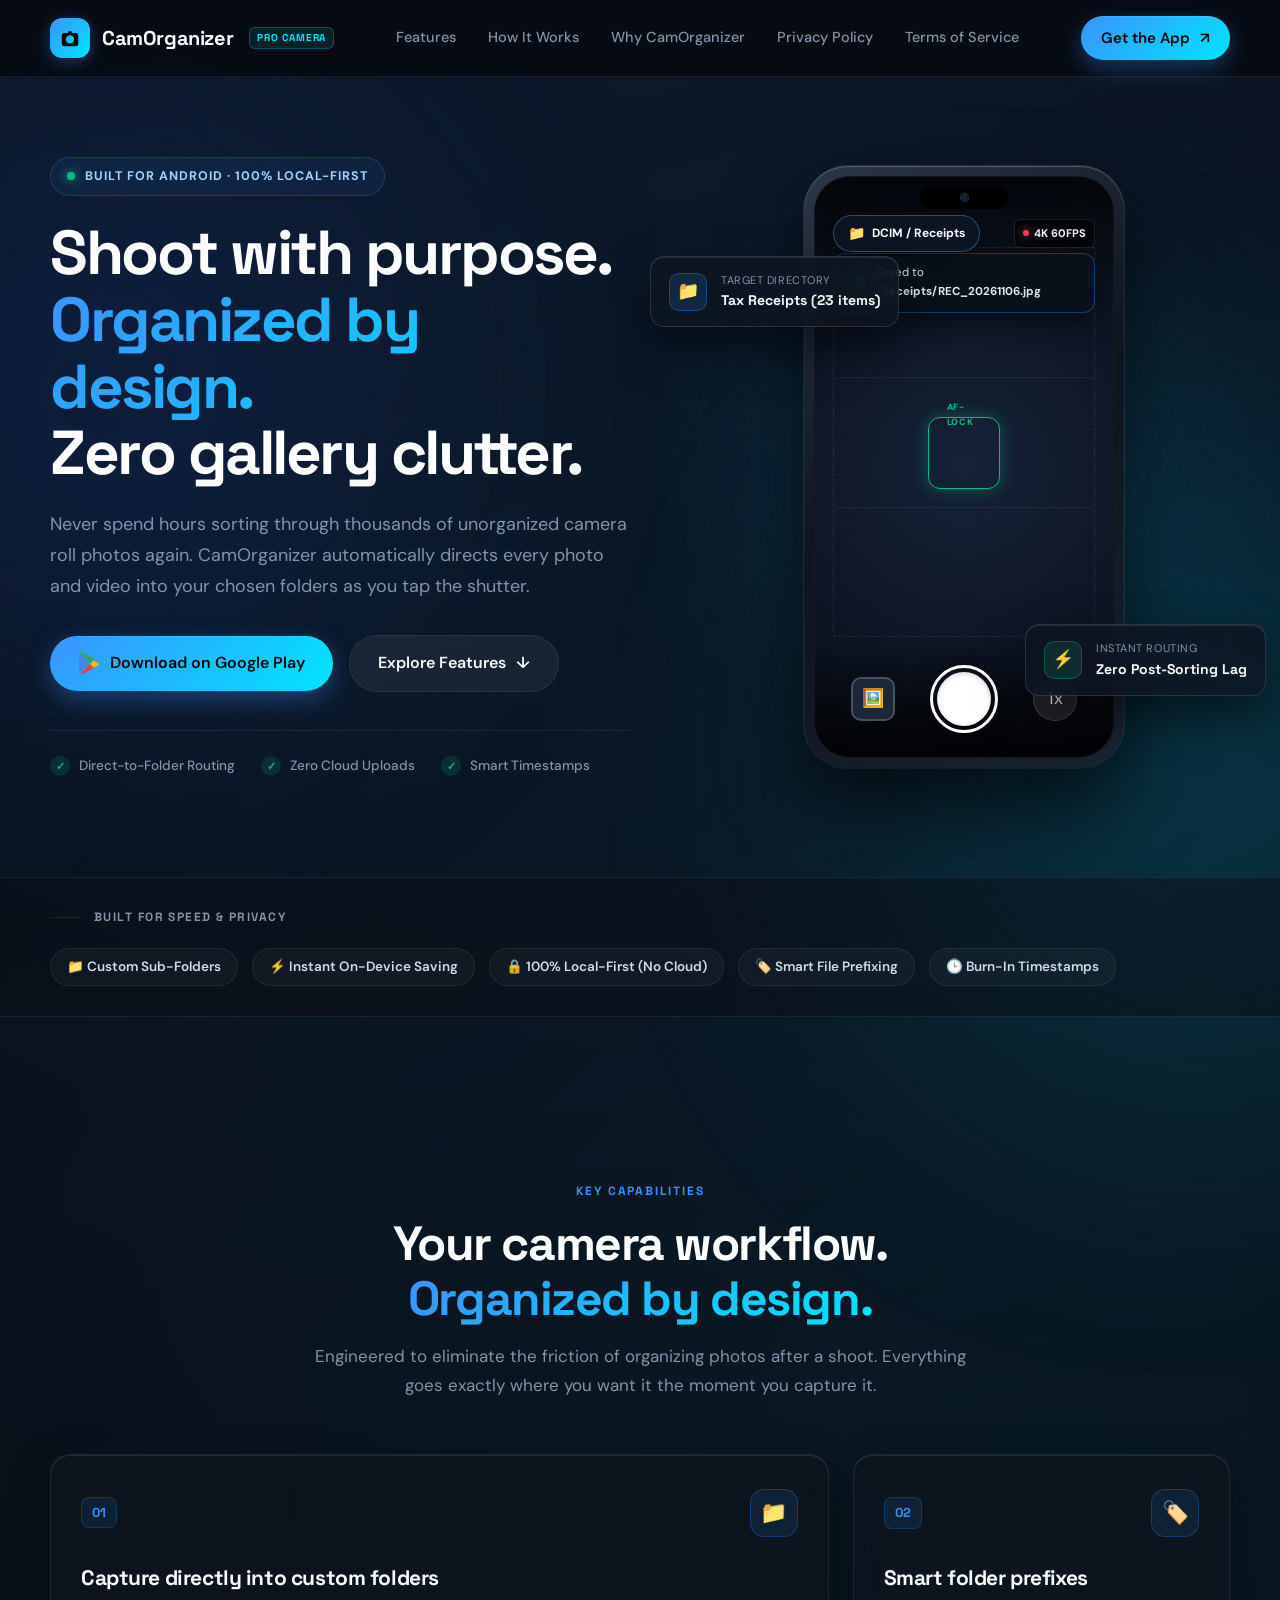
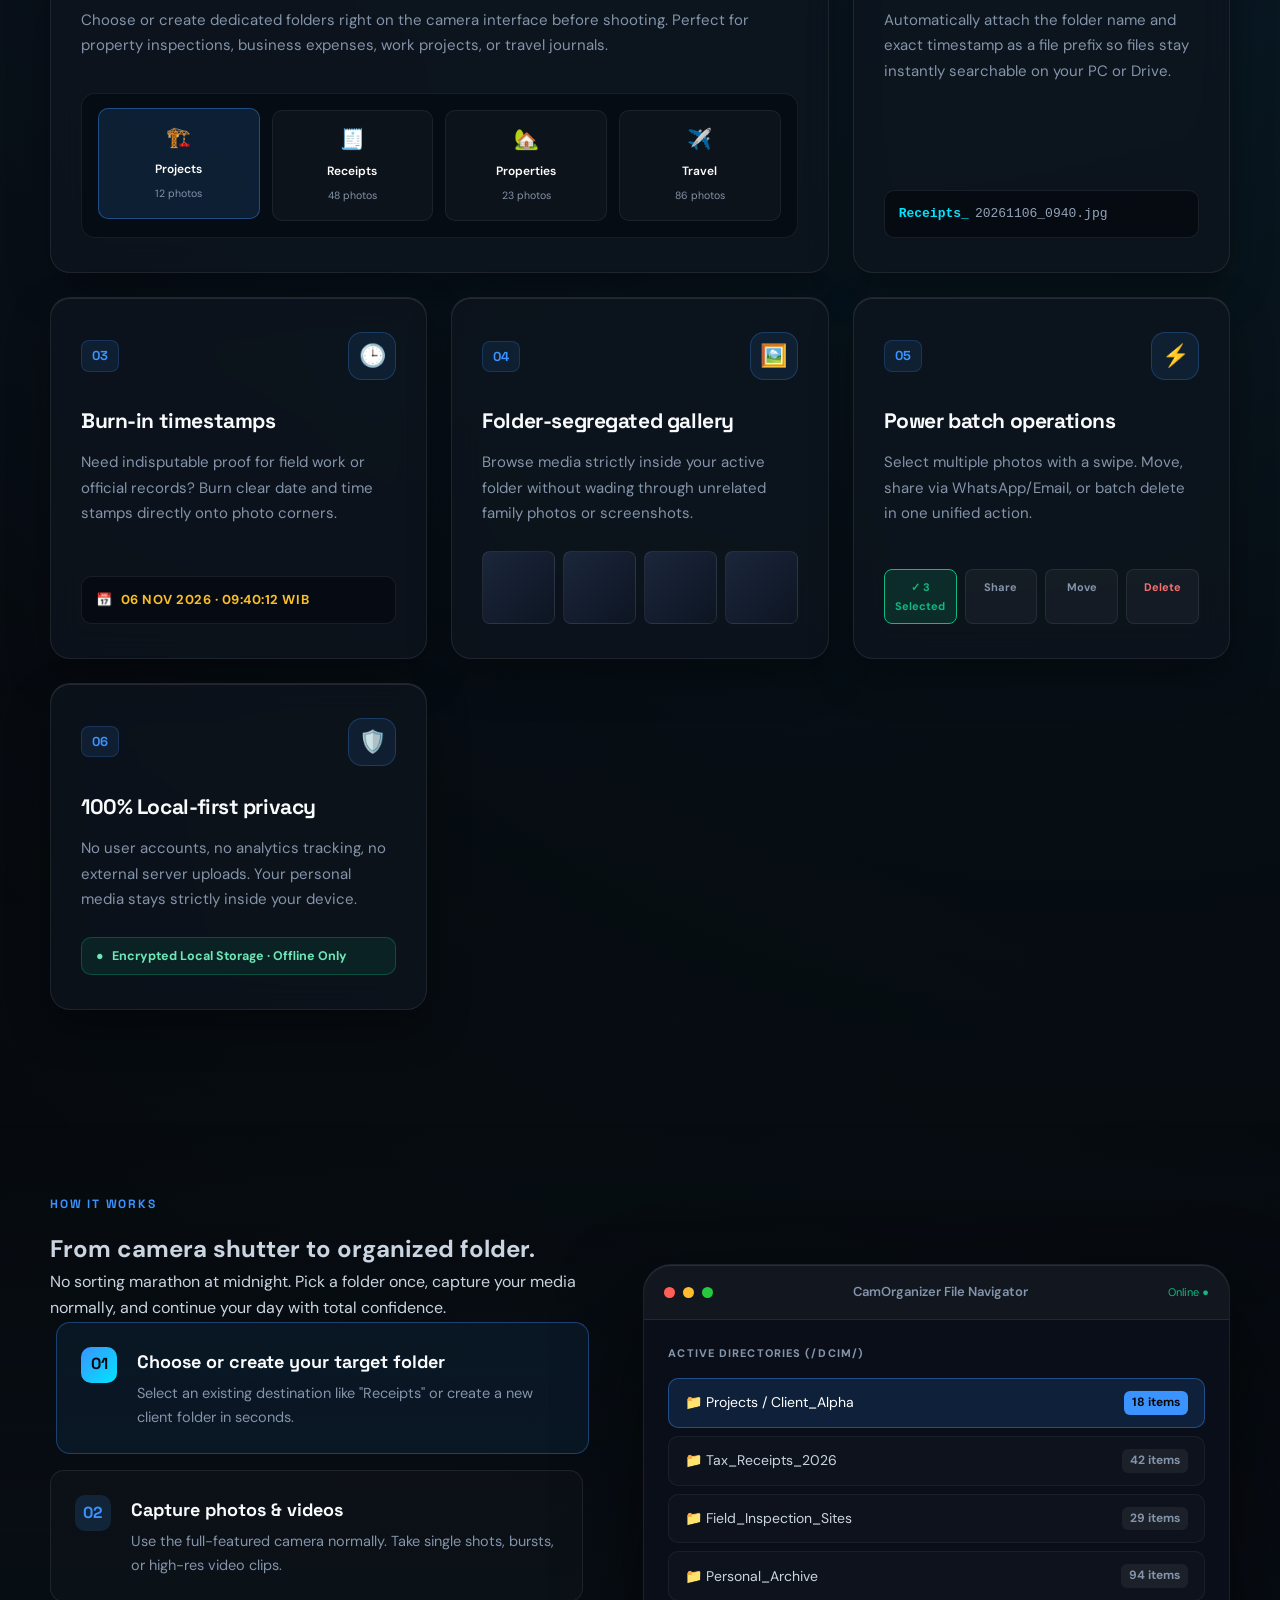
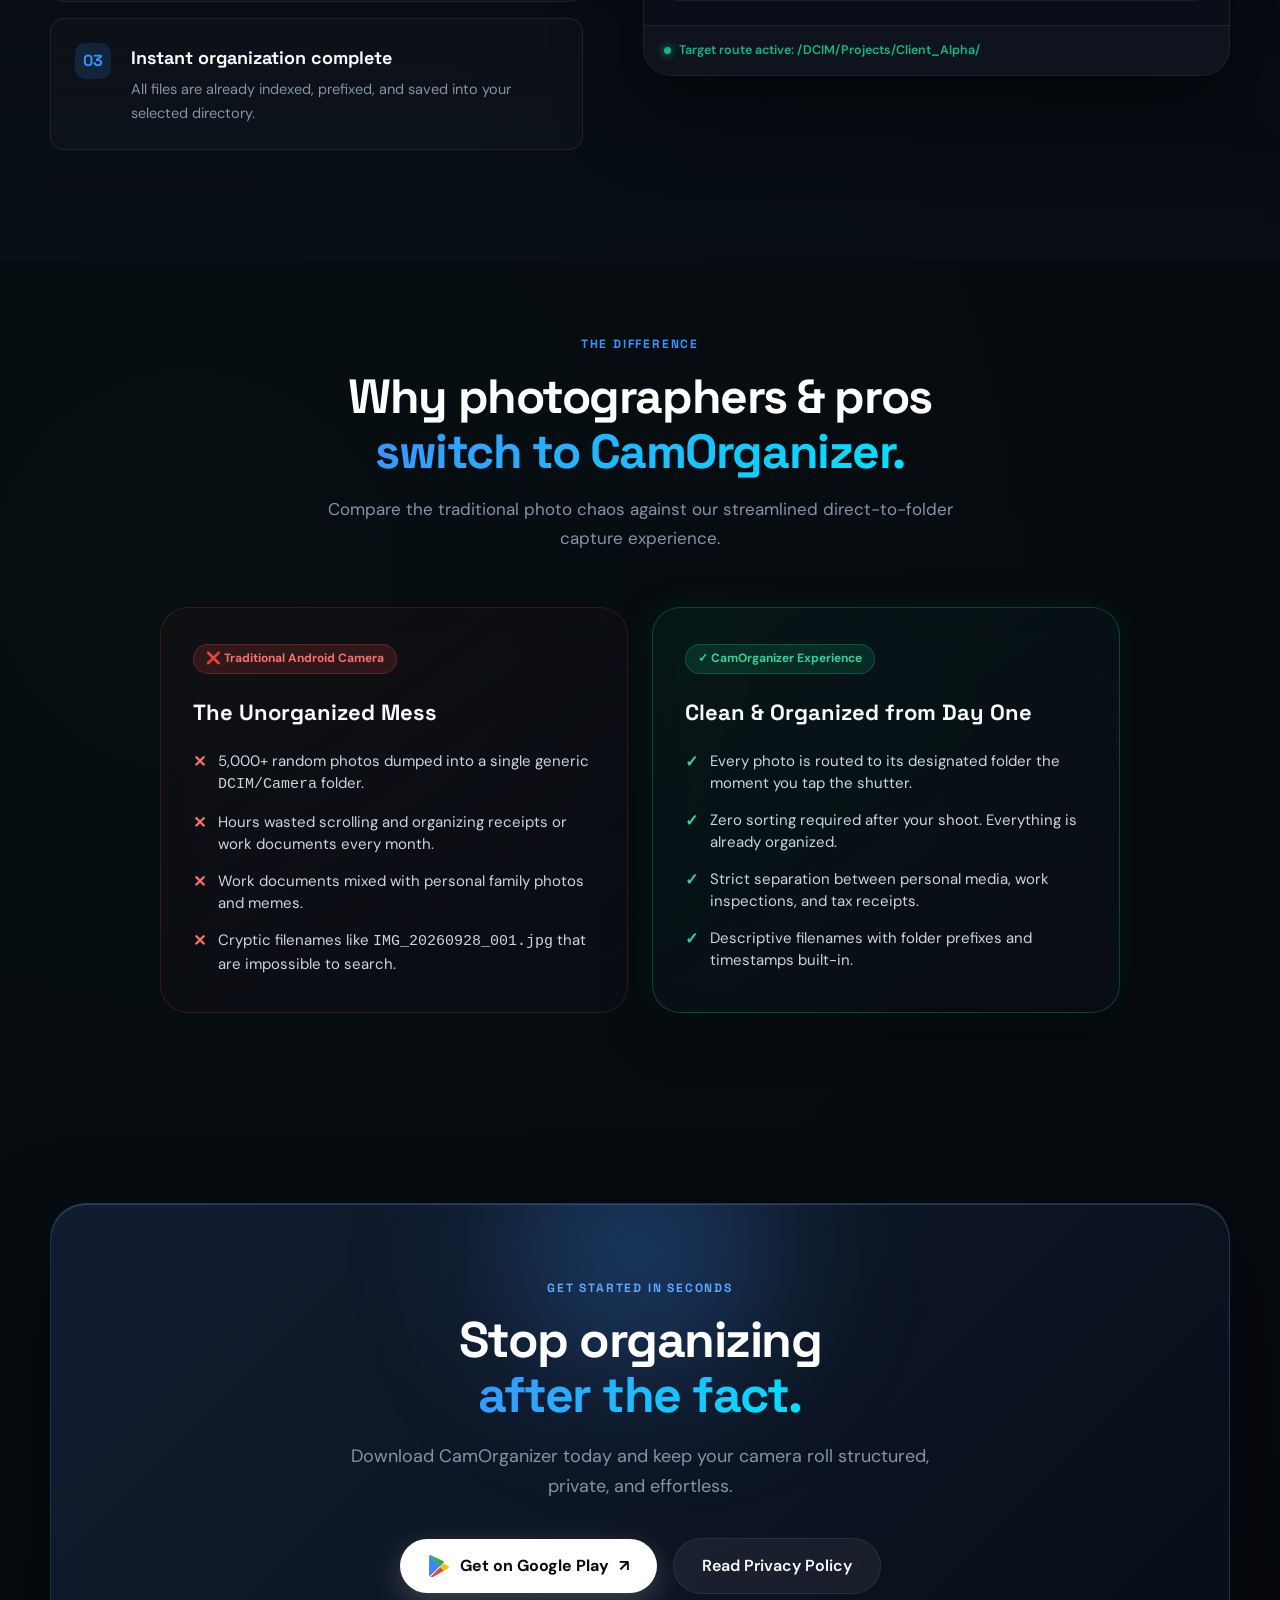
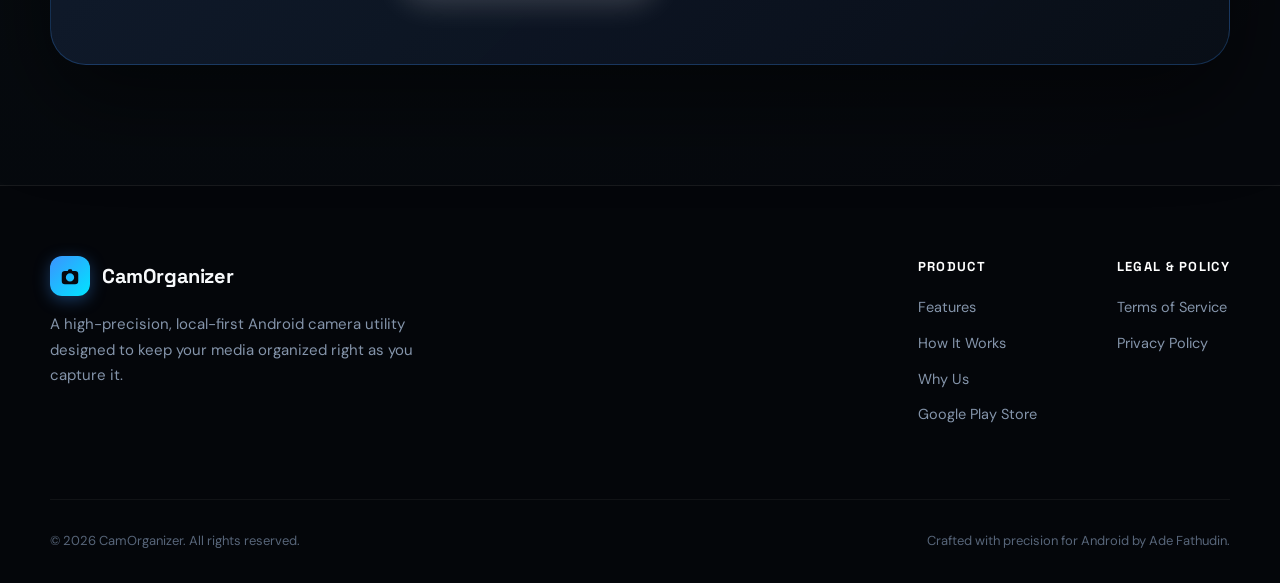
<file: camorganizer/index.html>
<!DOCTYPE html>
<html lang="en">

<head>
    <meta charset="UTF-8">
    <meta name="viewport" content="width=device-width, initial-scale=1.0">

    <meta name="description"
        content="CamOrganizer is a smart Android camera app that lets you organize photos and videos directly into custom folders while you capture them. Local-first, private, and zero clutter.">
    <meta name="theme-color" content="#06080d">

    <title>CamOrganizer — Shoot with Purpose. Organized by Design.</title>

    <link rel="preconnect" href="https://fonts.googleapis.com">
    <link rel="preconnect" href="https://fonts.gstatic.com" crossorigin>
    <link
        href="https://fonts.googleapis.com/css2?family=DM+Sans:wght@400;500;600;700&family=Space+Grotesk:wght@500;600;700&display=swap"
        rel="stylesheet">

    <link rel="stylesheet" href="style.css">
</head>

<body>

    <!-- Ambient Lighting Glows -->
    <div class="ambient ambient-1" aria-hidden="true"></div>
    <div class="ambient ambient-2" aria-hidden="true"></div>

    <!-- Navigation Bar -->
    <header class="navbar">
        <div class="container nav-container">

            <a href="index.html" class="brand" aria-label="CamOrganizer Home">
                <span class="brand-mark">
                    <svg viewBox="0 0 24 24" aria-hidden="true">
                        <path
                            d="M7.5 6.5h2l1.1-2h3l1.1 2h2.8A3.5 3.5 0 0 1 21 10v7.5a3.5 3.5 0 0 1-3.5 3.5h-11A3.5 3.5 0 0 1 3 17.5V10a3.5 3.5 0 0 1 3.5-3.5ZM12 9a4.5 4.5 0 1 0 0 9 4.5 4.5 0 0 0 0-9Z" />
                    </svg>
                </span>
                <span>CamOrganizer</span>
                <span class="brand-badge">Pro Camera</span>
            </a>

            <nav class="nav-links">
                <a href="#features">Features</a>
                <a href="#how-it-works">How It Works</a>
                <a href="#comparison">Why CamOrganizer</a>
                <a href="privacy-policy.html">Privacy Policy</a>
                <a href="terms-of-service.html">Terms of Service</a>
            </nav>

            <a href="https://play.google.com/store/apps/details?id=com.adefathudin.camorganizer"
                class="btn btn-primary nav-cta" target="_blank" rel="noopener">
                <span>Get the App</span>
                <span>↗</span>
            </a>

            <button class="mobile-menu" type="button" aria-label="Toggle navigation menu" aria-expanded="false">
                <span></span>
                <span></span>
            </button>

        </div>
    </header>

    <main>

        <!-- Hero Section -->
        <section class="hero">
            <div class="container hero-grid">

                <div class="hero-copy">

                    <div class="eyebrow">
                        <span class="status-dot"></span>
                        Built for Android · 100% Local-First
                    </div>

                    <h1>
                        Shoot with purpose.
                        <span class="gradient-text">Organized by design.</span>
                        Zero gallery clutter.
                    </h1>

                    <p class="hero-description">
                        Never spend hours sorting through thousands of unorganized camera roll photos again. CamOrganizer automatically directs every photo and video into your chosen folders as you tap the shutter.
                    </p>

                    <div class="hero-actions">

                        <a href="https://play.google.com/store/apps/details?id=com.adefathudin.camorganizer"
                            class="btn btn-primary btn-large" target="_blank" rel="noopener">
                            <svg class="play-icon" viewBox="0 0 512 512" width="22" height="22" aria-hidden="true">
                                <path fill="#4285F4" d="M32.5 12.3c-4.9 5.3-7.5 12.9-7.5 22.3v442.8c0 9.4 2.6 17 7.5 22.3l1.8 1.8 248.3-248.3v-5.8L34.3 10.5l-1.8 1.8z"/>
                                <path fill="#FBBC04" d="M365.1 369.8l-82.5-82.5v-6.6l82.5-82.5 2 1.1 97.8 55.6c27.9 15.9 27.9 41.8 0 57.7l-97.8 55.6-2 1.1z"/>
                                <path fill="#EA4335" d="M367.1 368.7L282.6 284 32.5 534.1c9.2 9.8 24.4 11 41.6 1.3l293-166.7z"/>
                                <path fill="#34A853" d="M367.1 143.3L74.1 9.6C56.9-.1 41.7 1.1 32.5 10.9L282.6 261l84.5-84.7v-33z"/>
                            </svg>
                            <span>Download on Google Play</span>
                        </a>

                        <a href="#features" class="btn btn-secondary btn-large">
                            Explore Features
                            <span>↓</span>
                        </a>

                    </div>

                    <div class="hero-meta">
                        <div class="meta-item">
                            <span class="meta-icon">✓</span>
                            <span>Direct-to-Folder Routing</span>
                        </div>

                        <div class="meta-item">
                            <span class="meta-icon">✓</span>
                            <span>Zero Cloud Uploads</span>
                        </div>

                        <div class="meta-item">
                            <span class="meta-icon">✓</span>
                            <span>Smart Timestamps</span>
                        </div>
                    </div>

                </div>

                <!-- Pro Camera Smartphone Visual Simulator -->
                <div class="hero-visual">

                    <div class="visual-glow"></div>

                    <div class="phone">

                        <div class="phone-frame">

                            <div class="phone-notch">
                                <div class="notch-camera"></div>
                            </div>

                            <div class="camera-screen">

                                <!-- Viewfinder Rule of Thirds Grid -->
                                <div class="viewfinder-grid" aria-hidden="true"></div>

                                <!-- HUD Top Controls -->
                                <div class="camera-top">
                                    <div class="camera-pill">
                                        <span class="folder-symbol">📁</span>
                                        <span>DCIM / Receipts</span>
                                    </div>

                                    <div class="camera-badge-rec">
                                        <span class="rec-dot"></span>
                                        <span>4K 60FPS</span>
                                    </div>
                                </div>

                                <!-- Dynamic Toast Notification -->
                                <div class="capture-toast">
                                    <span class="toast-check">✓</span>
                                    <span>Saved to <strong>/Receipts/REC_20261106.jpg</strong></span>
                                </div>

                                <!-- Viewfinder Center Focus Target -->
                                <div class="camera-center">
                                    <div class="focus-ring"></div>
                                </div>

                                <!-- HUD Bottom Shutter Bar -->
                                <div class="camera-bottom">

                                    <div class="camera-gallery-thumb" title="Recent media">
                                        <span>🖼️</span>
                                    </div>

                                    <button class="shutter-btn" id="demo-shutter" aria-label="Camera Shutter Button">
                                        <div class="shutter-inner"></div>
                                    </button>

                                    <div class="camera-switch-btn" title="Switch lens">
                                        <span>1x</span>
                                    </div>

                                </div>

                            </div>

                        </div>

                    </div>

                    <!-- Floating Contextual Cards -->
                    <div class="float-card folder-card">
                        <div class="float-icon blue">📁</div>
                        <div>
                            <span>Target Directory</span>
                            <strong>Tax Receipts (23 items)</strong>
                        </div>
                    </div>

                    <div class="float-card saved-card">
                        <div class="float-icon blue" style="background: rgba(16, 185, 129, 0.15); color: #10b981; border-color: rgba(16, 185, 129, 0.3);">⚡</div>
                        <div>
                            <span>Instant Routing</span>
                            <strong>Zero Post-Sorting Lag</strong>
                        </div>
                    </div>

                </div>

            </div>
        </section>


        <!-- Trust Proof & Architecture Strip -->
        <section class="trust-strip">
            <div class="container trust-inner">

                <div class="trust-label">
                    <span class="line"></span>
                    BUILT FOR SPEED &amp; PRIVACY
                </div>

                <div class="trust-items">
                    <span class="trust-badge">📁 Custom Sub-Folders</span>
                    <span class="trust-badge">⚡ Instant On-Device Saving</span>
                    <span class="trust-badge">🔒 100% Local-First (No Cloud)</span>
                    <span class="trust-badge">🏷️ Smart File Prefixing</span>
                    <span class="trust-badge">🕒 Burn-In Timestamps</span>
                </div>

            </div>
        </section>


        <!-- Features Bento Grid -->
        <section id="features" class="section">

            <div class="container">

                <div class="section-heading">
                    <div class="section-label">KEY CAPABILITIES</div>

                    <h2>
                        Your camera workflow.
                        <span>Organized by design.</span>
                    </h2>

                    <p>
                        Engineered to eliminate the friction of organizing photos after a shoot. Everything goes exactly where you want it the moment you capture it.
                    </p>
                </div>

                <div class="features-grid">

                    <!-- Bento Item 1 (Wide 2-col): Folder Routing -->
                    <article class="feature-card feature-large">
                        <div>
                            <div class="feature-top">
                                <span class="feature-number">01</span>
                                <div class="feature-icon-wrap">📁</div>
                            </div>

                            <h3>Capture directly into custom folders</h3>
                            <p>
                                Choose or create dedicated folders right on the camera interface before shooting. Perfect for property inspections, business expenses, work projects, or travel journals.
                            </p>
                        </div>

                        <!-- Interactive Folder Dock Preview -->
                        <div class="folder-dock-preview">
                            <div class="dock-item active">
                                <div class="dock-icon">🏗️</div>
                                <span class="dock-name">Projects</span>
                                <span class="dock-count">12 photos</span>
                            </div>
                            <div class="dock-item">
                                <div class="dock-icon">🧾</div>
                                <span class="dock-name">Receipts</span>
                                <span class="dock-count">48 photos</span>
                            </div>
                            <div class="dock-item">
                                <div class="dock-icon">🏡</div>
                                <span class="dock-name">Properties</span>
                                <span class="dock-count">23 photos</span>
                            </div>
                            <div class="dock-item">
                                <div class="dock-icon">✈️</div>
                                <span class="dock-name">Travel</span>
                                <span class="dock-count">86 photos</span>
                            </div>
                        </div>
                    </article>


                    <!-- Bento Item 2: Smart Filenames -->
                    <article class="feature-card">
                        <div>
                            <div class="feature-top">
                                <span class="feature-number">02</span>
                                <div class="feature-icon-wrap">🏷️</div>
                            </div>

                            <h3>Smart folder prefixes</h3>
                            <p>
                                Automatically attach the folder name and exact timestamp as a file prefix so files stay instantly searchable on your PC or Drive.
                            </p>
                        </div>

                        <div class="filename-preview">
                            <span class="filename-prefix">Receipts_</span>20261106_0940.jpg
                        </div>
                    </article>


                    <!-- Bento Item 3: Timestamp & Watermarks -->
                    <article class="feature-card">
                        <div>
                            <div class="feature-top">
                                <span class="feature-number">03</span>
                                <div class="feature-icon-wrap">🕒</div>
                            </div>

                            <h3>Burn-in timestamps</h3>
                            <p>
                                Need indisputable proof for field work or official records? Burn clear date and time stamps directly onto photo corners.
                            </p>
                        </div>

                        <div class="timestamp-preview">
                            <span>📅</span> 06 NOV 2026 · 09:40:12 WIB
                        </div>
                    </article>


                    <!-- Bento Item 4: Built-in Gallery -->
                    <article class="feature-card">
                        <div>
                            <div class="feature-top">
                                <span class="feature-number">04</span>
                                <div class="feature-icon-wrap">🖼️</div>
                            </div>

                            <h3>Folder-segregated gallery</h3>
                            <p>
                                Browse media strictly inside your active folder without wading through unrelated family photos or screenshots.
                            </p>
                        </div>

                        <div class="gallery-preview">
                            <span></span>
                            <span></span>
                            <span></span>
                            <span></span>
                        </div>
                    </article>


                    <!-- Bento Item 5: Batch Operations -->
                    <article class="feature-card">
                        <div>
                            <div class="feature-top">
                                <span class="feature-number">05</span>
                                <div class="feature-icon-wrap">⚡</div>
                            </div>

                            <h3>Power batch operations</h3>
                            <p>
                                Select multiple photos with a swipe. Move, share via WhatsApp/Email, or batch delete in one unified action.
                            </p>
                        </div>

                        <div class="selection-preview">
                            <div class="selection-chip selected">✓ 3 Selected</div>
                            <div class="selection-chip">Share</div>
                            <div class="selection-chip">Move</div>
                            <div class="selection-chip" style="color: #f87171;">Delete</div>
                        </div>
                    </article>


                    <!-- Bento Item 6: Absolute Local Privacy -->
                    <article class="feature-card">
                        <div>
                            <div class="feature-top">
                                <span class="feature-number">06</span>
                                <div class="feature-icon-wrap">🛡️</div>
                            </div>

                            <h3>100% Local-first privacy</h3>
                            <p>
                                No user accounts, no analytics tracking, no external server uploads. Your personal media stays strictly inside your device.
                            </p>
                        </div>

                        <div class="privacy-badge-box">
                            <span>●</span> Encrypted Local Storage · Offline Only
                        </div>
                    </article>

                </div>

            </div>

        </section>


        <!-- How it works (Interactive Step Workflow) -->
        <section id="how-it-works" class="section workflow-section">

            <div class="container">

                <div class="workflow-grid">

                    <div class="workflow-copy">

                        <div class="section-label">HOW IT WORKS</div>

                        <h2>
                            From camera shutter to
                            <span>organized folder.</span>
                        </h2>

                        <p>
                            No sorting marathon at midnight. Pick a folder once, capture your media normally, and continue your day with total confidence.
                        </p>

                        <div class="steps-list">

                            <div class="step-card active" data-step="1">
                                <div class="step-number">01</div>
                                <div class="step-content">
                                    <h3>Choose or create your target folder</h3>
                                    <p>Select an existing destination like "Receipts" or create a new client folder in seconds.</p>
                                </div>
                            </div>

                            <div class="step-card" data-step="2">
                                <div class="step-number">02</div>
                                <div class="step-content">
                                    <h3>Capture photos &amp; videos</h3>
                                    <p>Use the full-featured camera normally. Take single shots, bursts, or high-res video clips.</p>
                                </div>
                            </div>

                            <div class="step-card" data-step="3">
                                <div class="step-number">03</div>
                                <div class="step-content">
                                    <h3>Instant organization complete</h3>
                                    <p>All files are already indexed, prefixed, and saved into your selected directory.</p>
                                </div>
                            </div>

                        </div>

                    </div>

                    <!-- Workflow Window Mockup -->
                    <div class="workflow-card">

                        <div class="window-top">
                            <div class="window-dots">
                                <span></span>
                                <span></span>
                                <span></span>
                            </div>
                            <span class="window-title">CamOrganizer File Navigator</span>
                            <span style="font-size: 11px; color: #10b981;">Online ●</span>
                        </div>

                        <div class="folder-tree-box">

                            <div class="tree-title">ACTIVE DIRECTORIES (/DCIM/)</div>

                            <div class="tree-list">
                                <div class="tree-item selected">
                                    <span>📁 Projects / Client_Alpha</span>
                                    <span class="tree-badge">18 items</span>
                                </div>

                                <div class="tree-item">
                                    <span>📁 Tax_Receipts_2026</span>
                                    <span class="tree-badge">42 items</span>
                                </div>

                                <div class="tree-item">
                                    <span>📁 Field_Inspection_Sites</span>
                                    <span class="tree-badge">29 items</span>
                                </div>

                                <div class="tree-item">
                                    <span>📁 Personal_Archive</span>
                                    <span class="tree-badge">94 items</span>
                                </div>
                            </div>

                        </div>

                        <div class="window-status">
                            <span class="status-indicator"></span>
                            <span>Target route active: /DCIM/Projects/Client_Alpha/</span>
                        </div>

                    </div>

                </div>

            </div>

        </section>


        <!-- Comparison Section: Old Way vs CamOrganizer -->
        <section id="comparison" class="section">
            <div class="container">

                <div class="section-heading">
                    <div class="section-label">THE DIFFERENCE</div>

                    <h2>
                        Why photographers &amp; pros
                        <span>switch to CamOrganizer.</span>
                    </h2>

                    <p>
                        Compare the traditional photo chaos against our streamlined direct-to-folder capture experience.
                    </p>
                </div>

                <div class="comparison-grid">

                    <!-- Standard Camera -->
                    <div class="comp-card bad">
                        <span class="comp-badge">❌ Traditional Android Camera</span>
                        <h3>The Unorganized Mess</h3>
                        <ul class="comp-list">
                            <li>
                                <span class="comp-icon-x">✕</span>
                                <span>5,000+ random photos dumped into a single generic <code>DCIM/Camera</code> folder.</span>
                            </li>
                            <li>
                                <span class="comp-icon-x">✕</span>
                                <span>Hours wasted scrolling and organizing receipts or work documents every month.</span>
                            </li>
                            <li>
                                <span class="comp-icon-x">✕</span>
                                <span>Work documents mixed with personal family photos and memes.</span>
                            </li>
                            <li>
                                <span class="comp-icon-x">✕</span>
                                <span>Cryptic filenames like <code>IMG_20260928_001.jpg</code> that are impossible to search.</span>
                            </li>
                        </ul>
                    </div>

                    <!-- CamOrganizer -->
                    <div class="comp-card good">
                        <span class="comp-badge">✓ CamOrganizer Experience</span>
                        <h3>Clean &amp; Organized from Day One</h3>
                        <ul class="comp-list">
                            <li>
                                <span class="comp-icon-check">✓</span>
                                <span>Every photo is routed to its designated folder the moment you tap the shutter.</span>
                            </li>
                            <li>
                                <span class="comp-icon-check">✓</span>
                                <span>Zero sorting required after your shoot. Everything is already organized.</span>
                            </li>
                            <li>
                                <span class="comp-icon-check">✓</span>
                                <span>Strict separation between personal media, work inspections, and tax receipts.</span>
                            </li>
                            <li>
                                <span class="comp-icon-check">✓</span>
                                <span>Descriptive filenames with folder prefixes and timestamps built-in.</span>
                            </li>
                        </ul>
                    </div>

                </div>

            </div>
        </section>


        <!-- Call to Action Banner -->
        <section class="cta-section">

            <div class="container">

                <div class="cta-card">

                    <div class="cta-glow"></div>

                    <div class="cta-content">

                        <div class="section-label" style="color: #60a8ff;">GET STARTED IN SECONDS</div>

                        <h2>
                            Stop organizing
                            <span class="gradient-text">after the fact.</span>
                        </h2>

                        <p>
                            Download CamOrganizer today and keep your camera roll structured, private, and effortless.
                        </p>

                        <div class="cta-actions">
                            <a href="https://play.google.com/store/apps/details?id=com.adefathudin.camorganizer"
                                class="btn btn-white btn-large" target="_blank" rel="noopener">
                                <svg viewBox="0 0 512 512" width="22" height="22" aria-hidden="true">
                                    <path fill="#4285F4" d="M32.5 12.3c-4.9 5.3-7.5 12.9-7.5 22.3v442.8c0 9.4 2.6 17 7.5 22.3l1.8 1.8 248.3-248.3v-5.8L34.3 10.5l-1.8 1.8z"/>
                                    <path fill="#FBBC04" d="M365.1 369.8l-82.5-82.5v-6.6l82.5-82.5 2 1.1 97.8 55.6c27.9 15.9 27.9 41.8 0 57.7l-97.8 55.6-2 1.1z"/>
                                    <path fill="#EA4335" d="M367.1 368.7L282.6 284 32.5 534.1c9.2 9.8 24.4 11 41.6 1.3l293-166.7z"/>
                                    <path fill="#34A853" d="M367.1 143.3L74.1 9.6C56.9-.1 41.7 1.1 32.5 10.9L282.6 261l84.5-84.7v-33z"/>
                                </svg>
                                <span>Get on Google Play</span>
                                <span>↗</span>
                            </a>

                            <a href="privacy-policy.html" class="btn btn-secondary btn-large">
                                Read Privacy Policy
                            </a>
                        </div>

                    </div>

                </div>

            </div>

        </section>

    </main>


    <!-- Footer -->
    <footer class="footer">

        <div class="container footer-main">

            <div class="footer-brand">

                <a href="index.html" class="brand">
                    <span class="brand-mark">
                        <svg viewBox="0 0 24 24" aria-hidden="true">
                            <path
                                d="M7.5 6.5h2l1.1-2h3l1.1 2h2.8A3.5 3.5 0 0 1 21 10v7.5a3.5 3.5 0 0 1-3.5 3.5h-11A3.5 3.5 0 0 1 3 17.5V10a3.5 3.5 0 0 1 3.5-3.5ZM12 9a4.5 4.5 0 1 0 0 9 4.5 4.5 0 0 0 0-9Z" />
                        </svg>
                    </span>
                    <span>CamOrganizer</span>
                </a>

                <p>
                    A high-precision, local-first Android camera utility designed to keep your media organized right as you capture it.
                </p>

            </div>

            <div class="footer-links">

                <div>
                    <span class="footer-heading">Product</span>
                    <a href="#features">Features</a>
                    <a href="#how-it-works">How It Works</a>
                    <a href="#comparison">Why Us</a>
                    <a href="https://play.google.com/store/apps/details?id=com.adefathudin.camorganizer" target="_blank"
                        rel="noopener">
                        Google Play Store
                    </a>
                </div>

                <div>
                    <span class="footer-heading">Legal &amp; Policy</span>
                    <a href="terms-of-service.html">Terms of Service</a>
                    <a href="privacy-policy.html">Privacy Policy</a>
                </div>

            </div>

        </div>

        <div class="container footer-bottom">
            <span>&copy; 2026 CamOrganizer. All rights reserved.</span>
            <span>Crafted with precision for Android by Ade Fathudin.</span>
        </div>

    </footer>


    <!-- Interactive Scripts -->
    <script>
        // Mobile Navigation Toggle
        const menuButton = document.querySelector('.mobile-menu');
        const navLinks = document.querySelector('.nav-links');

        menuButton?.addEventListener('click', () => {
            const isOpen = navLinks.classList.toggle('open');
            menuButton.classList.toggle('open', isOpen);
            menuButton.setAttribute('aria-expanded', String(isOpen));
        });

        document.querySelectorAll('.nav-links a').forEach(link => {
            link.addEventListener('click', () => {
                navLinks.classList.remove('open');
                menuButton.classList.remove('open');
                menuButton.setAttribute('aria-expanded', 'false');
            });
        });

        // Interactive Step Cards
        const steps = document.querySelectorAll('.step-card');
        steps.forEach((step) => {
            step.addEventListener('click', () => {
                steps.forEach(s => s.classList.remove('active'));
                step.classList.add('active');
            });
        });

        // Interactive Demo Shutter Click
        const shutterBtn = document.getElementById('demo-shutter');
        const captureToast = document.querySelector('.capture-toast');
        shutterBtn?.addEventListener('click', () => {
            shutterBtn.style.transform = 'scale(0.88)';
            setTimeout(() => {
                shutterBtn.style.transform = '';
            }, 150);

            if (captureToast) {
                captureToast.style.animation = 'none';
                captureToast.offsetHeight; // trigger reflow
                captureToast.style.animation = 'slide-toast 3s ease-in-out';
            }
        });

        // Interactive Folder Dock item clicks
        const dockItems = document.querySelectorAll('.dock-item');
        dockItems.forEach(item => {
            item.addEventListener('click', () => {
                dockItems.forEach(d => d.classList.remove('active'));
                item.classList.add('active');
            });
        });
    </script>

</body>

</html>
</file>
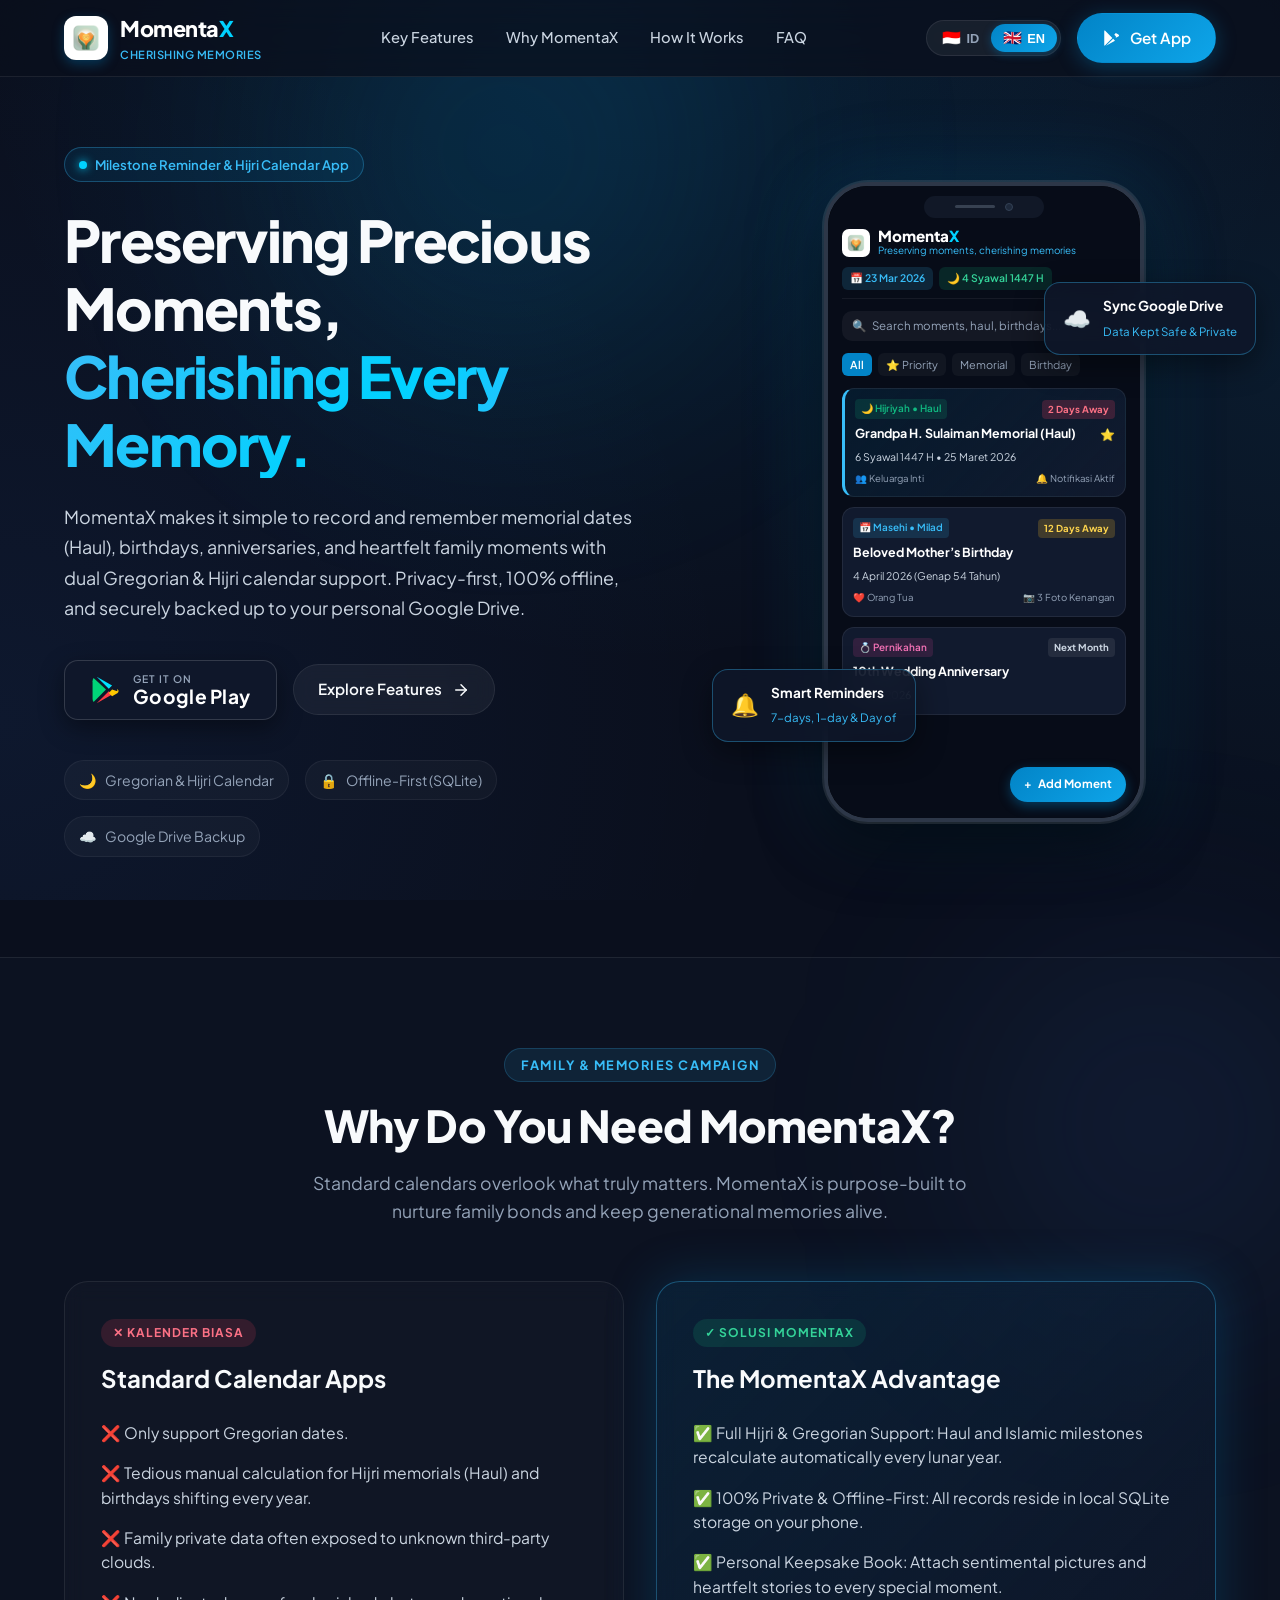
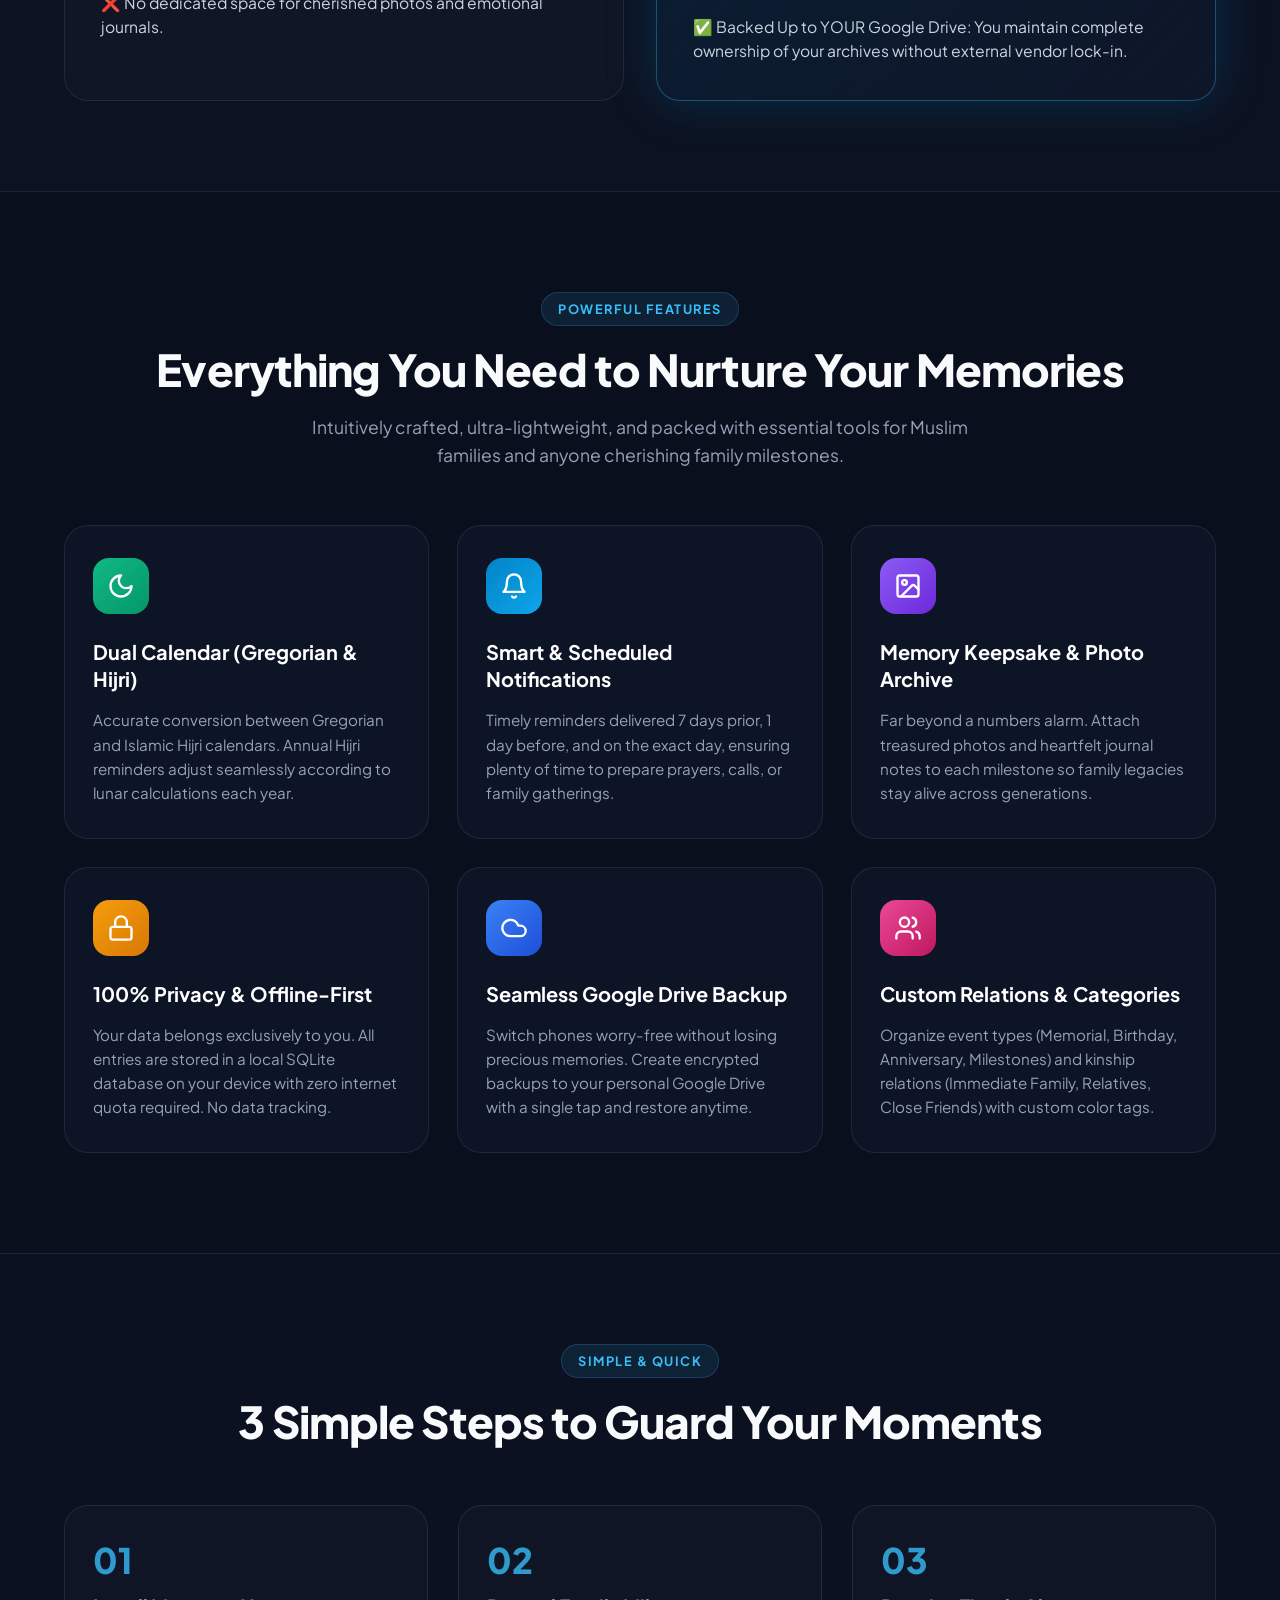
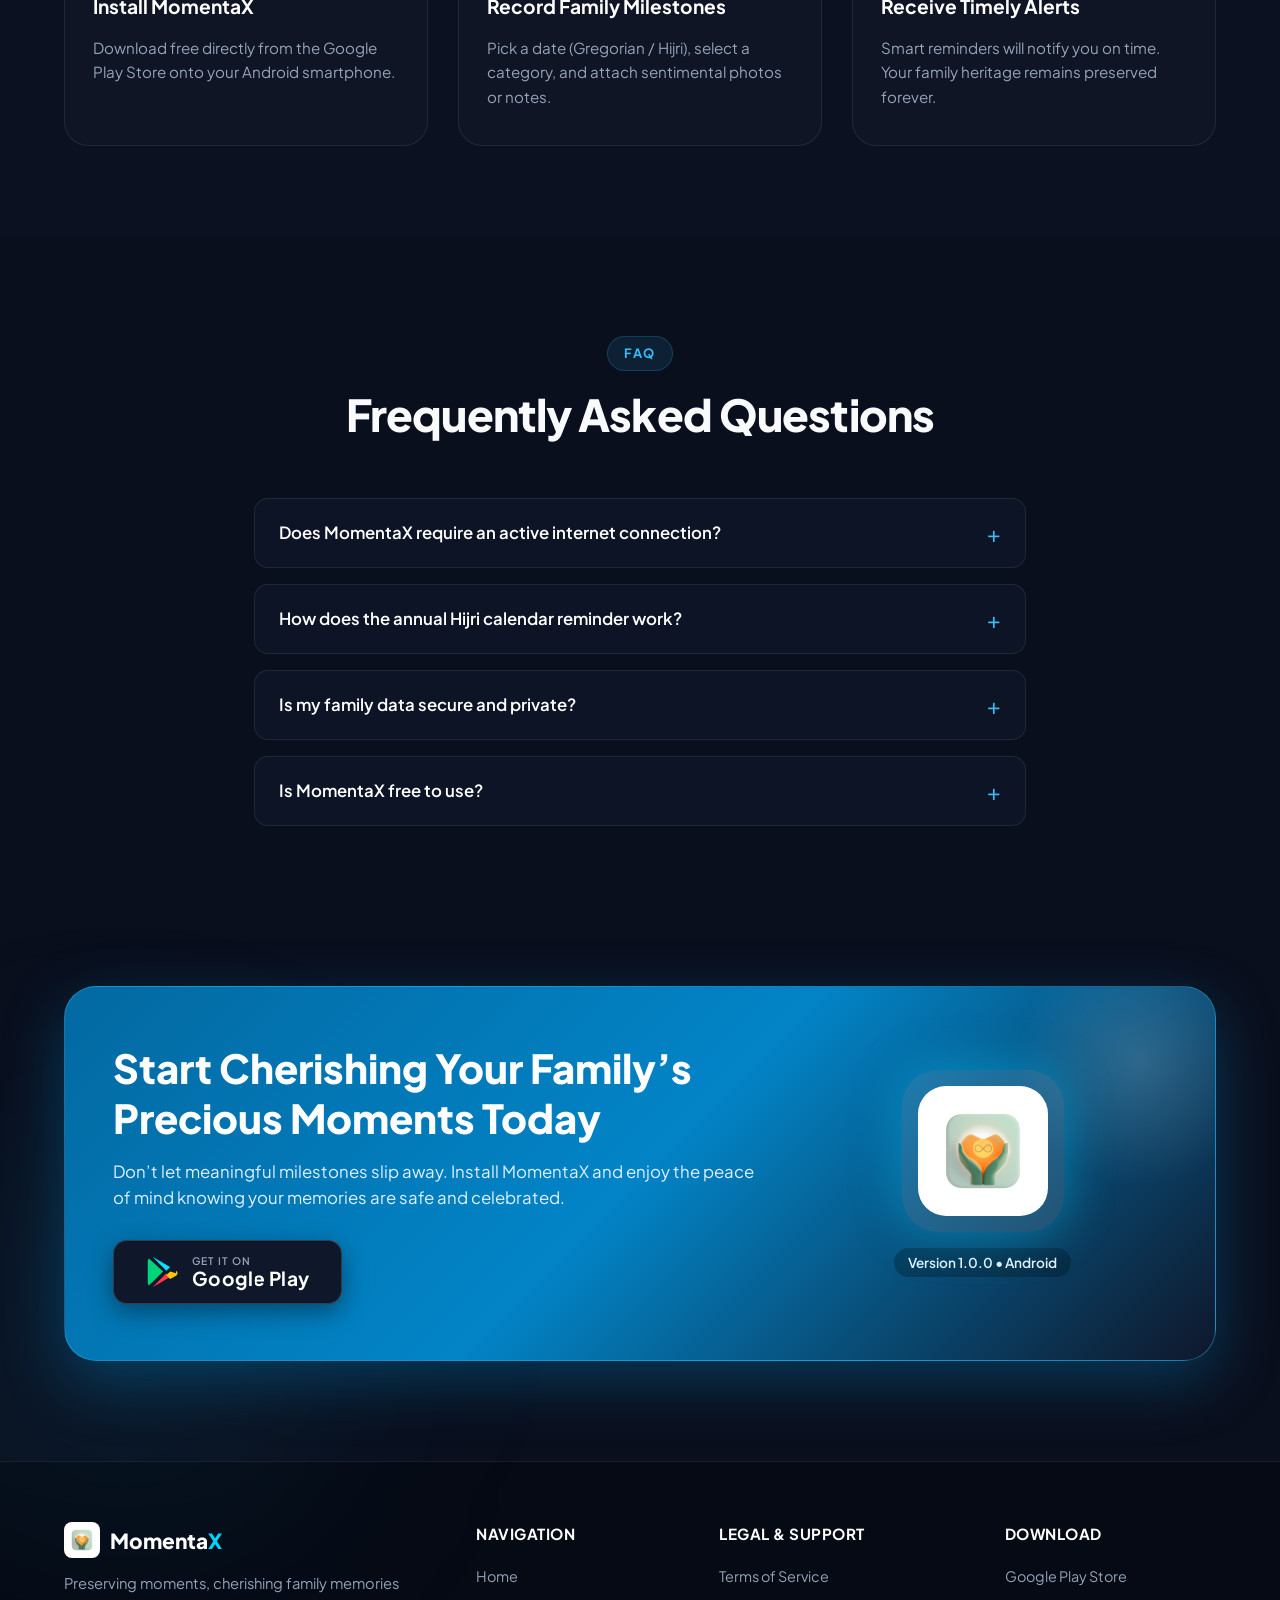
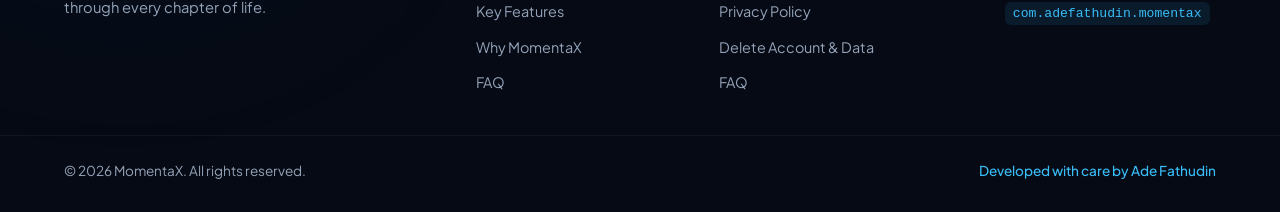
<file: momentax/index.html>
<!DOCTYPE html>
<html lang="id">
<head>
  <meta charset="UTF-8">
  <meta name="viewport" content="width=device-width, initial-scale=1.0">
  <title>MomentaX - Menjaga Momen, Merawat Kenangan | Aplikasi Pengingat Keluarga & Kalender Hijriyah</title>
  <meta name="description" content="Aplikasi pengingat momen berharga keluarga, haul, milad, hari lahir, dan ulang tahun pernikahan dengan kalender Masehi & Hijriyah. 100% offline-first & aman dengan backup Google Drive.">
  <meta name="keywords" content="MomentaX, pengingat momen, kalender hijriyah, pengingat haul, milad, kalender islam, buku kenangan, family milestone app, google play">
  
  <!-- Open Graph / Social Media -->
  <meta property="og:type" content="website">
  <meta property="og:title" content="MomentaX - Menjaga Momen, Merawat Kenangan">
  <meta property="og:description" content="Pengingat hari istimewa keluarga, haul, dan milad dengan kalender Masehi & Hijriyah. Privasi terjaga, offline-first, unduh gratis di Google Play.">
  <meta property="og:image" content="assets/icon.png">
  
  <!-- Favicon -->
  <link rel="icon" type="image/png" href="assets/icon.png">
  <link rel="apple-touch-icon" href="assets/icon.png">

  <!-- Google Fonts: Plus Jakarta Sans -->
  <link rel="preconnect" href="https://fonts.googleapis.com">
  <link rel="preconnect" href="https://fonts.gstatic.com" crossorigin>
  <link href="https://fonts.googleapis.com/css2?family=Plus+Jakarta+Sans:wght@400;500;600;700;800&display=swap" rel="stylesheet">

  <link rel="stylesheet" href="style.css">
</head>
<body>

  <!-- Background Ambient Glows -->
  <div class="glow-sphere glow-1" aria-hidden="true"></div>
  <div class="glow-sphere glow-2" aria-hidden="true"></div>
  <div class="glow-sphere glow-3" aria-hidden="true"></div>

  <!-- Header / Navigation -->
  <header class="site-header" id="site-header">
    <div class="container header-container">
      <a href="#hero" class="brand-logo" id="logo-link">
        <img src="assets/icon.png" alt="MomentaX Logo" class="brand-icon" width="44" height="44">
        <div class="brand-text-group">
          <span class="brand-name">Momenta<span class="brand-highlight">X</span></span>
          <span class="brand-tagline-mini" data-i18n="nav.tagline">Merawat Kenangan</span>
        </div>
      </a>

      <!-- Desktop Navigation Menu -->
      <nav class="desktop-nav" aria-label="Navigasi Utama">
        <a href="#features" class="nav-link" data-i18n="nav.features">Fitur Unggulan</a>
        <a href="#campaign" class="nav-link" data-i18n="nav.whyMomenta">Mengapa MomentaX</a>
        <a href="#how-it-works" class="nav-link" data-i18n="nav.howItWorks">Cara Kerja</a>
        <a href="#faq" class="nav-link" data-i18n="nav.faq">Tanya Jawab</a>
      </nav>

      <!-- Language Switcher & Play Store CTA -->
      <div class="header-actions">
        <!-- Language Switcher -->
        <div class="lang-switch-container" id="lang-switch-box">
          <button type="button" class="lang-btn active" id="lang-btn-id" data-lang="id" aria-label="Ganti Bahasa Indonesia">
            <span class="flag-icon">🇮🇩</span> ID
          </button>
          <button type="button" class="lang-btn" id="lang-btn-en" data-lang="en" aria-label="Switch to English">
            <span class="flag-icon">🇬🇧</span> EN
          </button>
        </div>

        <a href="https://play.google.com/store/apps/details?id=com.adefathudin.momentax" target="_blank" rel="noopener noreferrer" class="btn btn-primary header-download-btn" id="header-cta-btn">
          <svg class="btn-icon" viewBox="0 0 24 24" width="18" height="18" fill="currentColor">
            <path d="M3.609 1.814L13.793 12 3.61 22.186a2.38 2.38 0 0 1-.61-.945V2.76c.14-.366.353-.69.61-.946zm11.3 11.3l2.42 2.42-12.04 6.94 9.62-9.36zm2.42-2.42l-2.42-2.42 9.62-9.36-9.62 9.36 2.42 2.42zm1.12 1.12l3.41-1.97c1.15-.66 1.15-1.74 0-2.4l-3.41-1.97-2.12 2.12 2.12 2.22z"/>
          </svg>
          <span data-i18n="nav.getApp">Unduh App</span>
        </a>

        <!-- Mobile Menu Toggle -->
        <button class="mobile-menu-toggle" id="mobile-menu-btn" aria-label="Buka Menu" aria-expanded="false">
          <span class="bar"></span>
          <span class="bar"></span>
          <span class="bar"></span>
        </button>
      </div>
    </div>

    <!-- Mobile Navigation Drawer -->
    <div class="mobile-nav-drawer" id="mobile-nav-drawer">
      <nav class="mobile-nav-links">
        <a href="#features" class="mobile-nav-link" data-i18n="nav.features">Fitur Unggulan</a>
        <a href="#campaign" class="mobile-nav-link" data-i18n="nav.whyMomenta">Mengapa MomentaX</a>
        <a href="#how-it-works" class="mobile-nav-link" data-i18n="nav.howItWorks">Cara Kerja</a>
        <a href="#faq" class="mobile-nav-link" data-i18n="nav.faq">Tanya Jawab</a>
        <div class="mobile-drawer-bottom">
          <a href="https://play.google.com/store/apps/details?id=com.adefathudin.momentax" target="_blank" rel="noopener noreferrer" class="btn btn-primary btn-block">
            <span data-i18n="hero.ctaPrimary">Unduh di Google Play</span>
          </a>
        </div>
      </nav>
    </div>
  </header>

  <!-- Hero Section -->
  <main id="main-content">
    <section class="hero-section" id="hero">
      <div class="container hero-container">
        
        <!-- Left: Hero Text & Call to Action -->
        <div class="hero-content">
          <div class="badge-pill" id="hero-badge">
            <span class="badge-dot"></span>
            <span class="badge-text" data-i18n="hero.badge">Aplikasi Pengingat Momen & Kalender Hijriyah</span>
          </div>

          <h1 class="hero-title" id="hero-title">
            <span data-i18n="hero.titleLine1">Menjaga Momen Berharga,</span><br>
            <span class="gradient-text" data-i18n="hero.titleLine2">Merawat Setiap Kenangan.</span>
          </h1>

          <p class="hero-description" id="hero-desc" data-i18n="hero.description">
            MomentaX memudahkan Anda mencatat dan mengingat tanggal haul kerabat, milad, ulang tahun pernikahan, dan hari istimewa dengan dukungan Kalender Masehi & Hijriyah. Privasi terjaga, 100% offline-first, dan aman dicadangkan ke Google Drive pribadi.
          </p>

          <!-- Action Buttons -->
          <div class="hero-actions">
            <a href="https://play.google.com/store/apps/details?id=com.adefathudin.momentax" target="_blank" rel="noopener noreferrer" class="btn btn-google-play" id="hero-play-btn" aria-label="Unduh di Google Play">
              <!-- Google Play SVG Logo -->
              <svg class="gp-icon" viewBox="0 0 512 512" width="28" height="28" fill="none">
                <path d="M325.3 234.3L104.6 13l280.8 161.2-60.1 60.1z" fill="#00e3ff"/>
                <path d="M47 38.8C35.1 52.4 28 72.8 28 97.4v317.2c0 24.6 7.1 45 19 58.6L274.6 246 47 38.8z" fill="#00d478"/>
                <path d="M385.4 337.8L104.6 499l220.7-221.3 60.1 60.1z" fill="#ff3a44"/>
                <path d="M480.9 237.9c14.7 8.5 23.1 22.8 23.1 38.1 0 15.3-8.4 29.6-23.1 38.1l-95.5 54.8-60.1-60.1 60.1-60.1 95.5 29.2z" fill="#ffc800"/>
              </svg>
              <div class="gp-text">
                <span class="gp-label" data-i18n="hero.gpAvailable">TERSEDIA DI</span>
                <span class="gp-store" data-i18n="hero.gpTitle">Google Play</span>
              </div>
            </a>

            <a href="#features" class="btn btn-secondary" id="hero-learn-btn">
              <span data-i18n="hero.ctaSecondary">Pelajari Fitur</span>
              <svg width="18" height="18" viewBox="0 0 24 24" fill="none" stroke="currentColor" stroke-width="2" stroke-linecap="round" stroke-linejoin="round">
                <path d="M5 12h14"></path>
                <path d="m12 5 7 7-7 7"></path>
              </svg>
            </a>
          </div>

          <!-- Feature Trust Badges -->
          <div class="trust-pills">
            <div class="trust-pill">
              <span class="trust-icon">🌙</span>
              <span class="trust-text" data-i18n="hero.trustHijri">Kalender Hijriyah & Masehi</span>
            </div>
            <div class="trust-pill">
              <span class="trust-icon">🔒</span>
              <span class="trust-text" data-i18n="hero.trustOffline">Offline-First (SQLite)</span>
            </div>
            <div class="trust-pill">
              <span class="trust-icon">☁️</span>
              <span class="trust-text" data-i18n="hero.trustDrive">Cadangan Google Drive</span>
            </div>
          </div>
        </div>

        <!-- Right: Interactive Smartphone Preview -->
        <div class="hero-mockup-wrapper">
          <div class="phone-device-mockup">
            <div class="phone-notch">
              <div class="notch-speaker"></div>
              <div class="notch-camera"></div>
            </div>

            <!-- Phone Screen Simulation -->
            <div class="phone-screen">
              <!-- App Top Bar -->
              <div class="app-ui-header">
                <div class="app-ui-brand">
                  <img src="assets/icon.png" alt="Icon" class="app-ui-logo">
                  <div>
                    <div class="app-ui-title">Momenta<span class="cyan">X</span></div>
                    <div class="app-ui-subtitle" data-i18n="appMock.subtitle">Menjaga momen, merawat kenangan</div>
                  </div>
                </div>
                <div class="app-ui-dates">
                  <span class="pill-date pill-greg">📅 23 Mar 2026</span>
                  <span class="pill-date pill-hijri">🌙 4 Syawal 1447 H</span>
                </div>
              </div>

              <!-- Quick Search Mock -->
              <div class="app-ui-search">
                <span class="search-icon">🔍</span>
                <span class="search-placeholder" data-i18n="appMock.searchPlaceholder">Cari momen, haul, milad...</span>
              </div>

              <!-- Filter Tabs Mock -->
              <div class="app-ui-tabs">
                <span class="app-tab active" data-i18n="appMock.tabAll">Semua</span>
                <span class="app-tab" data-i18n="appMock.tabPriority">⭐ Prioritas</span>
                <span class="app-tab" data-i18n="appMock.tabHaul">Haul</span>
                <span class="app-tab" data-i18n="appMock.tabMilad">Milad</span>
              </div>

              <!-- Cards List Simulation -->
              <div class="app-ui-cards-container">
                <!-- Card 1: Haul Prioritas -->
                <div class="app-ui-card card-priority">
                  <div class="card-badge-row">
                    <span class="card-tag tag-islamic">🌙 Hijriyah • Haul</span>
                    <span class="card-days-badge urgent" data-i18n="appMock.card1Days">2 Hari Lagi</span>
                  </div>
                  <div class="card-title-row">
                    <h4 class="card-name" data-i18n="appMock.card1Title">Haul Akbar Kakek H. Sulaiman</h4>
                    <span class="star-icon">⭐</span>
                  </div>
                  <p class="card-date-info">6 Syawal 1447 H • 25 Maret 2026</p>
                  <div class="card-meta-row">
                    <span class="card-relation">👥 Keluarga Inti</span>
                    <span class="card-alarm">🔔 Notifikasi Aktif</span>
                  </div>
                </div>

                <!-- Card 2: Milad / Birthday -->
                <div class="app-ui-card">
                  <div class="card-badge-row">
                    <span class="card-tag tag-greg">📅 Masehi • Milad</span>
                    <span class="card-days-badge upcoming" data-i18n="appMock.card2Days">12 Hari Lagi</span>
                  </div>
                  <div class="card-title-row">
                    <h4 class="card-name" data-i18n="appMock.card2Title">Milad Bunda Tercinta</h4>
                  </div>
                  <p class="card-date-info">4 April 2026 (Genap 54 Tahun)</p>
                  <div class="card-meta-row">
                    <span class="card-relation">❤️ Orang Tua</span>
                    <span class="card-photo-tag">📷 3 Foto Kenangan</span>
                  </div>
                </div>

                <!-- Card 3: Wedding Anniversary -->
                <div class="app-ui-card">
                  <div class="card-badge-row">
                    <span class="card-tag tag-celebration">💍 Pernikahan</span>
                    <span class="card-days-badge" data-i18n="appMock.card3Days">Bulan Depan</span>
                  </div>
                  <div class="card-title-row">
                    <h4 class="card-name" data-i18n="appMock.card3Title">Ulang Tahun Pernikahan ke-10</h4>
                  </div>
                  <p class="card-date-info">18 Mei 2026</p>
                </div>
              </div>

              <!-- Bottom Floating Action Button Mock -->
              <div class="app-ui-fab">
                <span>+</span>
                <span class="fab-text" data-i18n="appMock.fab">Catat Momen</span>
              </div>
            </div>
          </div>

          <!-- Floating Accent Cards -->
          <div class="floating-bubble bubble-left">
            <span class="bubble-icon">🔔</span>
            <div class="bubble-info">
              <strong data-i18n="mockBubbles.remindTitle">Pengingat Otomatis</strong>
              <small data-i18n="mockBubbles.remindSub">H-7, H-1 & Hari H</small>
            </div>
          </div>

          <div class="floating-bubble bubble-right">
            <span class="bubble-icon">☁️</span>
            <div class="bubble-info">
              <strong data-i18n="mockBubbles.driveTitle">Sync Google Drive</strong>
              <small data-i18n="mockBubbles.driveSub">Data Tersimpan Aman</small>
            </div>
          </div>
        </div>

      </div>
    </section>

    <!-- Campaign Section: Mengapa MomentaX Berbeda? -->
    <section class="campaign-section" id="campaign">
      <div class="container">
        <div class="section-header text-center">
          <span class="section-tag" data-i18n="campaign.tag">KAMPANYE KELUARGA & KENANGAN</span>
          <h2 class="section-title" data-i18n="campaign.title">Mengapa Anda Membutuhkan MomentaX?</h2>
          <p class="section-subtitle" data-i18n="campaign.subtitle">
            Kalender biasa sering melupakan momen yang benar-benar bermakna. MomentaX dirancang khusus untuk merawat ikatan silaturahmi dan kenangan keluarga abadi.
          </p>
        </div>

        <div class="campaign-grid">
          <!-- Column 1: Kalender Biasa vs MomentaX -->
          <div class="comparison-card card-ordinary">
            <div class="comparison-header">
              <span class="comp-badge bad">✕ Kalender Biasa</span>
              <h3 data-i18n="campaign.ordinaryTitle">Aplikasi Kalender Umum</h3>
            </div>
            <ul class="comp-list">
              <li data-i18n="campaign.ord1">❌ Hanya mendukung kalender Masehi standar.</li>
              <li data-i18n="campaign.ord2">❌ Repot menghitung tanggal Haul atau Milad Hijriyah yang bergeser tiap tahun.</li>
              <li data-i18n="campaign.ord3">❌ Data keluarga sering tersimpan di cloud pihak ketiga yang tidak jelas.</li>
              <li data-i18n="campaign.ord4">❌ Tidak ada ruang untuk menyimpan foto kenangan berharga dan catatan emosional.</li>
            </ul>
          </div>

          <!-- Column 2: Solusi MomentaX -->
          <div class="comparison-card card-momentax">
            <div class="comparison-header">
              <span class="comp-badge good">✓ Solusi MomentaX</span>
              <h3 data-i18n="campaign.momentaxTitle">Keunggulan Spesial MomentaX</h3>
            </div>
            <ul class="comp-list">
              <li data-i18n="campaign.mom1">✅ <strong>Dukungan Penuh Hijriyah & Masehi:</strong> Haul dan milad dihitung otomatis berulang setiap tahun Hijriyah.</li>
              <li data-i18n="campaign.mom2">✅ <strong>100% Privasi & Offline-First:</strong> Data disimpan di database SQLite lokal di ponsel Anda.</li>
              <li data-i18n="campaign.mom3">✅ <strong>Buku Kenangan Pribadi:</strong> Simpan foto kenangan, catatan wasiat, atau cerita di setiap momen penting.</li>
              <li data-i18n="campaign.mom4">✅ <strong>Cadangan ke Google Drive Anda:</strong> Anda memegang kendali penuh atas data cadangan tanpa biaya server pihak ketiga.</li>
            </ul>
          </div>
        </div>
      </div>
    </section>

    <!-- Features Section -->
    <section class="features-section" id="features">
      <div class="container">
        <div class="section-header text-center">
          <span class="section-tag" data-i18n="features.tag">FITUR LENGKAP</span>
          <h2 class="section-title" data-i18n="features.title">Semua yang Anda Butuhkan untuk Merawat Kenangan</h2>
          <p class="section-subtitle" data-i18n="features.subtitle">
            Didesain intuitif, ringan, dan sarat fitur penting bagi keluarga muslim dan masyarakat umum.
          </p>
        </div>

        <div class="features-grid">
          <!-- Feature 1: Dual Calendar -->
          <div class="feature-card">
            <div class="feature-icon-wrapper icon-hijri">
              <svg width="28" height="28" viewBox="0 0 24 24" fill="none" stroke="currentColor" stroke-width="2" stroke-linecap="round" stroke-linejoin="round">
                <path d="M12 3a6 6 0 0 0 9 9 9 9 0 1 1-9-9Z"></path>
              </svg>
            </div>
            <h3 class="feature-title" data-i18n="features.f1Title">Kalender Ganda (Masehi & Hijriyah)</h3>
            <p class="feature-desc" data-i18n="features.f1Desc">
              Pilihan konversi tanggal Masehi dan Hijriyah secara akurat. Pengingat tahunan Hijriyah akan bergeser otomatis mengikuti perhitungan kalender Islam setiap tahunnya.
            </p>
          </div>

          <!-- Feature 2: Smart Reminders -->
          <div class="feature-card">
            <div class="feature-icon-wrapper icon-notification">
              <svg width="28" height="28" viewBox="0 0 24 24" fill="none" stroke="currentColor" stroke-width="2" stroke-linecap="round" stroke-linejoin="round">
                <path d="M6 8a6 6 0 0 1 12 0c0 7 3 9 3 9H3s3-2 3-9"></path>
                <path d="M10.3 21a1.94 1.94 0 0 0 3.4 0"></path>
              </svg>
            </div>
            <h3 class="feature-title" data-i18n="features.f2Title">Notifikasi & Pengingat Terjadwal</h3>
            <p class="feature-desc" data-i18n="features.f2Desc">
              Dapatkan peringatan tepat waktu mulai dari 7 hari sebelum, 1 hari sebelum, hingga hari H sehingga Anda memiliki waktu cukup untuk mempersiapkan doa atau tasyakuran.
            </p>
          </div>

          <!-- Feature 3: Photo Keepsakes & Journal -->
          <div class="feature-card">
            <div class="feature-icon-wrapper icon-photos">
              <svg width="28" height="28" viewBox="0 0 24 24" fill="none" stroke="currentColor" stroke-width="2" stroke-linecap="round" stroke-linejoin="round">
                <rect width="18" height="18" x="3" y="3" rx="2" ry="2"></rect>
                <circle cx="9" cy="9" r="2"></circle>
                <path d="m21 15-3.086-3.086a2 2 0 0 0-2.828 0L6 21"></path>
              </svg>
            </div>
            <h3 class="feature-title" data-i18n="features.f3Title">Buku Kenangan & Arsip Foto</h3>
            <p class="feature-desc" data-i18n="features.f3Desc">
              Bukan sekadar alarm angka. Lampirkan foto kenangan lama dan catatan cerita menyentuh hati di setiap momen agar kisah keluarga tetap abadi antar generasi.
            </p>
          </div>

          <!-- Feature 4: Offline SQLite & Privacy -->
          <div class="feature-card">
            <div class="feature-icon-wrapper icon-privacy">
              <svg width="28" height="28" viewBox="0 0 24 24" fill="none" stroke="currentColor" stroke-width="2" stroke-linecap="round" stroke-linejoin="round">
                <rect width="18" height="11" x="3" y="11" rx="2" ry="2"></rect>
                <path d="M7 11V7a5 5 0 0 1 10 0v4"></path>
              </svg>
            </div>
            <h3 class="feature-title" data-i18n="features.f4Title">100% Privasi & Offline-First</h3>
            <p class="feature-desc" data-i18n="features.f4Desc">
              Data Anda adalah milik Anda. Seluruh catatan tersimpan di basis data lokal SQLite di ponsel tanpa ketergantungan kuota internet. Tidak ada pelacakan data pribadi.
            </p>
          </div>

          <!-- Feature 5: Google Drive Backup -->
          <div class="feature-card">
            <div class="feature-icon-wrapper icon-drive">
              <svg width="28" height="28" viewBox="0 0 24 24" fill="none" stroke="currentColor" stroke-width="2" stroke-linecap="round" stroke-linejoin="round">
                <path d="M17.5 19H9a7 7 0 1 1 6.71-9h1.79a4.5 4.5 0 1 1 0 9Z"></path>
              </svg>
            </div>
            <h3 class="feature-title" data-i18n="features.f5Title">Cadangan Google Drive</h3>
            <p class="feature-desc" data-i18n="features.f5Desc">
              Ganti HP tanpa khawatir kehilangan kenangan. Buat cadangan terenkripsi ke akun Google Drive pribadi Anda dengan satu sentuhan dan pulihkan kapan saja.
            </p>
          </div>

          <!-- Feature 6: Relations & Categories -->
          <div class="feature-card">
            <div class="feature-icon-wrapper icon-relations">
              <svg width="28" height="28" viewBox="0 0 24 24" fill="none" stroke="currentColor" stroke-width="2" stroke-linecap="round" stroke-linejoin="round">
                <path d="M16 21v-2a4 4 0 0 0-4-4H6a4 4 0 0 0-4 4v2"></path>
                <circle cx="9" cy="7" r="4"></circle>
                <path d="M22 21v-2a4 4 0 0 0-3-3.87"></path>
                <path d="M16 3.13a4 4 0 0 1 0 7.75"></path>
              </svg>
            </div>
            <h3 class="feature-title" data-i18n="features.f6Title">Pengelompokan Relasi & Kategori</h3>
            <p class="feature-desc" data-i18n="features.f6Desc">
              Kelola kategori acara (Haul, Ulang Tahun, Pernikahan, Peringatan) dan hubungan kekerabatan (Keluarga Inti, Kerabat, Sahabat) dengan label warna yang rapi.
            </p>
          </div>
        </div>
      </div>
    </section>

    <!-- How It Works Section -->
    <section class="how-section" id="how-it-works">
      <div class="container">
        <div class="section-header text-center">
          <span class="section-tag" data-i18n="how.tag">MUDAH & CEPAT</span>
          <h2 class="section-title" data-i18n="how.title">3 Langkah Menjaga Momen Anda</h2>
        </div>

        <div class="steps-grid">
          <div class="step-card">
            <div class="step-number">01</div>
            <h3 class="step-title" data-i18n="how.s1Title">Pasang MomentaX</h3>
            <p class="step-desc" data-i18n="how.s1Desc">Unduh gratis langsung dari Google Play Store ke smartphone Android Anda.</p>
          </div>

          <div class="step-card">
            <div class="step-number">02</div>
            <h3 class="step-title" data-i18n="how.s2Title">Catat Momen Keluarga</h3>
            <p class="step-desc" data-i18n="how.s2Desc">Masukkan tanggal (Masehi / Hijriyah), tentukan kategori, lampirkan foto dan catatan kenangan.</p>
          </div>

          <div class="step-card">
            <div class="step-number">03</div>
            <h3 class="step-title" data-i18n="how.s3Title">Dapatkan Pengingat</h3>
            <p class="step-desc" data-i18n="how.s3Desc">Notifikasi cerdas akan mengingatkan Anda tepat waktu. Kenangan keluarga tersimpan abadi.</p>
          </div>
        </div>
      </div>
    </section>

    <!-- FAQ Section -->
    <section class="faq-section" id="faq">
      <div class="container faq-container">
        <div class="section-header text-center">
          <span class="section-tag" data-i18n="faq.tag">TANYA JAWAB</span>
          <h2 class="section-title" data-i18n="faq.title">Pertanyaan yang Sering Diajukan</h2>
        </div>

        <div class="faq-accordion" id="faq-accordion">
          <!-- FAQ 1 -->
          <div class="faq-item">
            <button class="faq-question" aria-expanded="false">
              <span data-i18n="faq.q1">Apakah MomentaX memerlukan koneksi internet untuk digunakan?</span>
              <span class="faq-toggle-icon">+</span>
            </button>
            <div class="faq-answer">
              <p data-i18n="faq.a1">
                Tidak sama sekali. MomentaX mengusung arsitektur offline-first dengan database SQLite lokal. Seluruh fitur pencatatan momen, kalender, dan notifikasi berjalan lancar tanpa kuota internet. Koneksi internet hanya dibutuhkan ketika Anda ingin mencadangkan data ke Google Drive.
              </p>
            </div>
          </div>

          <!-- FAQ 2 -->
          <div class="faq-item">
            <button class="faq-question" aria-expanded="false">
              <span data-i18n="faq.q2">Bagaimana cara kerja pengingat tahunan Kalender Hijriyah?</span>
              <span class="faq-toggle-icon">+</span>
            </button>
            <div class="faq-answer">
              <p data-i18n="faq.a2">
                MomentaX memiliki algoritma konversi penanggalan Hijriyah bawaan. Ketika Anda menandai momen dengan kalender Hijriyah (misal: 10 Muharram atau 15 Ramadhan), sistem secara otomatis mengkalkulasi tanggal Masehi yang bersesuaian pada tahun berikutnya, sehingga pengingat akan selalu berbunyi tepat waktu.
              </p>
            </div>
          </div>

          <!-- FAQ 3 -->
          <div class="faq-item">
            <button class="faq-question" aria-expanded="false">
              <span data-i18n="faq.q3">Apakah data saya aman dan tidak disalahgunakan?</span>
              <span class="faq-toggle-icon">+</span>
            </button>
            <div class="faq-answer">
              <p data-i18n="faq.a3">
                Keamanan privasi Anda adalah prioritas utama kami. MomentaX tidak mengumpulkan, menjual, atau menyimpan data keluarga Anda di server pihak ketiga. File cadangan Anda langsung tersimpan di akun Google Drive pribadi milik Anda sendiri.
              </p>
            </div>
          </div>

          <!-- FAQ 4 -->
          <div class="faq-item">
            <button class="faq-question" aria-expanded="false">
              <span data-i18n="faq.q4">Apakah aplikasi MomentaX gratis?</span>
              <span class="faq-toggle-icon">+</span>
            </button>
            <div class="faq-answer">
              <p data-i18n="faq.a4">
                Ya! MomentaX dapat diunduh dan digunakan secara gratis di Google Play Store untuk perangkat Android.
              </p>
            </div>
          </div>
        </div>
      </div>
    </section>

    <!-- Download Banner CTA Section -->
    <section class="download-banner-section" id="download">
      <div class="container">
        <div class="download-card">
          <div class="download-content">
            <h2 class="download-title" data-i18n="downloadBanner.title">Mulai Rawat Kenangan Berharga Keluarga Anda Hari Ini</h2>
            <p class="download-subtitle" data-i18n="downloadBanner.subtitle">
              Jangan biarkan momen penting terlewat begitu saja. Pasang MomentaX dan nikmati kemudahan mencatat haul, milad, dan hari bahagia.
            </p>

            <div class="download-actions">
              <a href="https://play.google.com/store/apps/details?id=com.adefathudin.momentax" target="_blank" rel="noopener noreferrer" class="btn btn-google-play btn-large">
                <svg class="gp-icon" viewBox="0 0 512 512" width="32" height="32" fill="none">
                  <path d="M325.3 234.3L104.6 13l280.8 161.2-60.1 60.1z" fill="#00e3ff"/>
                  <path d="M47 38.8C35.1 52.4 28 72.8 28 97.4v317.2c0 24.6 7.1 45 19 58.6L274.6 246 47 38.8z" fill="#00d478"/>
                  <path d="M385.4 337.8L104.6 499l220.7-221.3 60.1 60.1z" fill="#ff3a44"/>
                  <path d="M480.9 237.9c14.7 8.5 23.1 22.8 23.1 38.1 0 15.3-8.4 29.6-23.1 38.1l-95.5 54.8-60.1-60.1 60.1-60.1 95.5 29.2z" fill="#ffc800"/>
                </svg>
                <div class="gp-text">
                  <span class="gp-label" data-i18n="hero.gpAvailable">TERSEDIA DI</span>
                  <span class="gp-store" data-i18n="hero.gpTitle">Google Play</span>
                </div>
              </a>
            </div>
          </div>

          <!-- App Icon Card Highlight -->
          <div class="download-badge-visual">
            <div class="icon-halo-wrapper">
              <img src="assets/icon.png" alt="MomentaX Icon" class="large-app-icon" width="140" height="140">
            </div>
            <div class="version-tag">Version 1.0.0 • Android</div>
          </div>
        </div>
      </div>
    </section>
  </main>

  <!-- Footer -->
  <footer class="site-footer">
    <div class="container footer-container">
      <div class="footer-brand-col">
        <div class="footer-logo">
          <img src="assets/icon.png" alt="MomentaX Logo" width="36" height="36">
          <span class="footer-name">Momenta<span class="cyan">X</span></span>
        </div>
        <p class="footer-tagline" data-i18n="footer.tagline">Menjaga momen, merawat kenangan keluarga di setiap langkah kehidupan.</p>
      </div>

      <div class="footer-links-col">
        <h4 data-i18n="footer.navTitle">Navigasi</h4>
        <ul>
          <li><a href="#hero" data-i18n="footer.home">Beranda</a></li>
          <li><a href="#features" data-i18n="nav.features">Fitur Unggulan</a></li>
          <li><a href="#campaign" data-i18n="nav.whyMomenta">Mengapa MomentaX</a></li>
          <li><a href="#faq" data-i18n="nav.faq">Tanya Jawab</a></li>
        </ul>
      </div>

      <div class="footer-links-col">
        <h4 data-i18n="footer.legalTitle">Legalitas & Dukungan</h4>
        <ul>
          <li><a href="terms-of-service.html" data-i18n="footer.termsOfService">Persyaratan Layanan</a></li>
          <li><a href="privacy-policy.html" data-i18n="footer.privacyPolicy">Kebijakan Privasi</a></li>
          <li><a href="delete-account.html" data-i18n="footer.deleteAccount">Hapus Akun & Data</a></li>
          <li><a href="#faq" data-i18n="nav.faq">Tanya Jawab</a></li>
        </ul>
      </div>

      <div class="footer-links-col">
        <h4 data-i18n="footer.downloadTitle">Unduh</h4>
        <ul>
          <li><a href="https://play.google.com/store/apps/details?id=com.adefathudin.momentax" target="_blank" rel="noopener noreferrer">Google Play Store</a></li>
          <li><span class="package-name">com.adefathudin.momentax</span></li>
        </ul>
      </div>
    </div>

    <div class="footer-bottom">
      <div class="container footer-bottom-container">
        <p>&copy; <span id="current-year">2026</span> MomentaX. <span data-i18n="footer.rights">Hak cipta dilindungi undang-undang.</span></p>
        <p class="dev-credit">Developed with care by Ade Fathudin</p>
      </div>
    </div>
  </footer>

  <script src="app.js"></script>
</body>
</html>
</file>
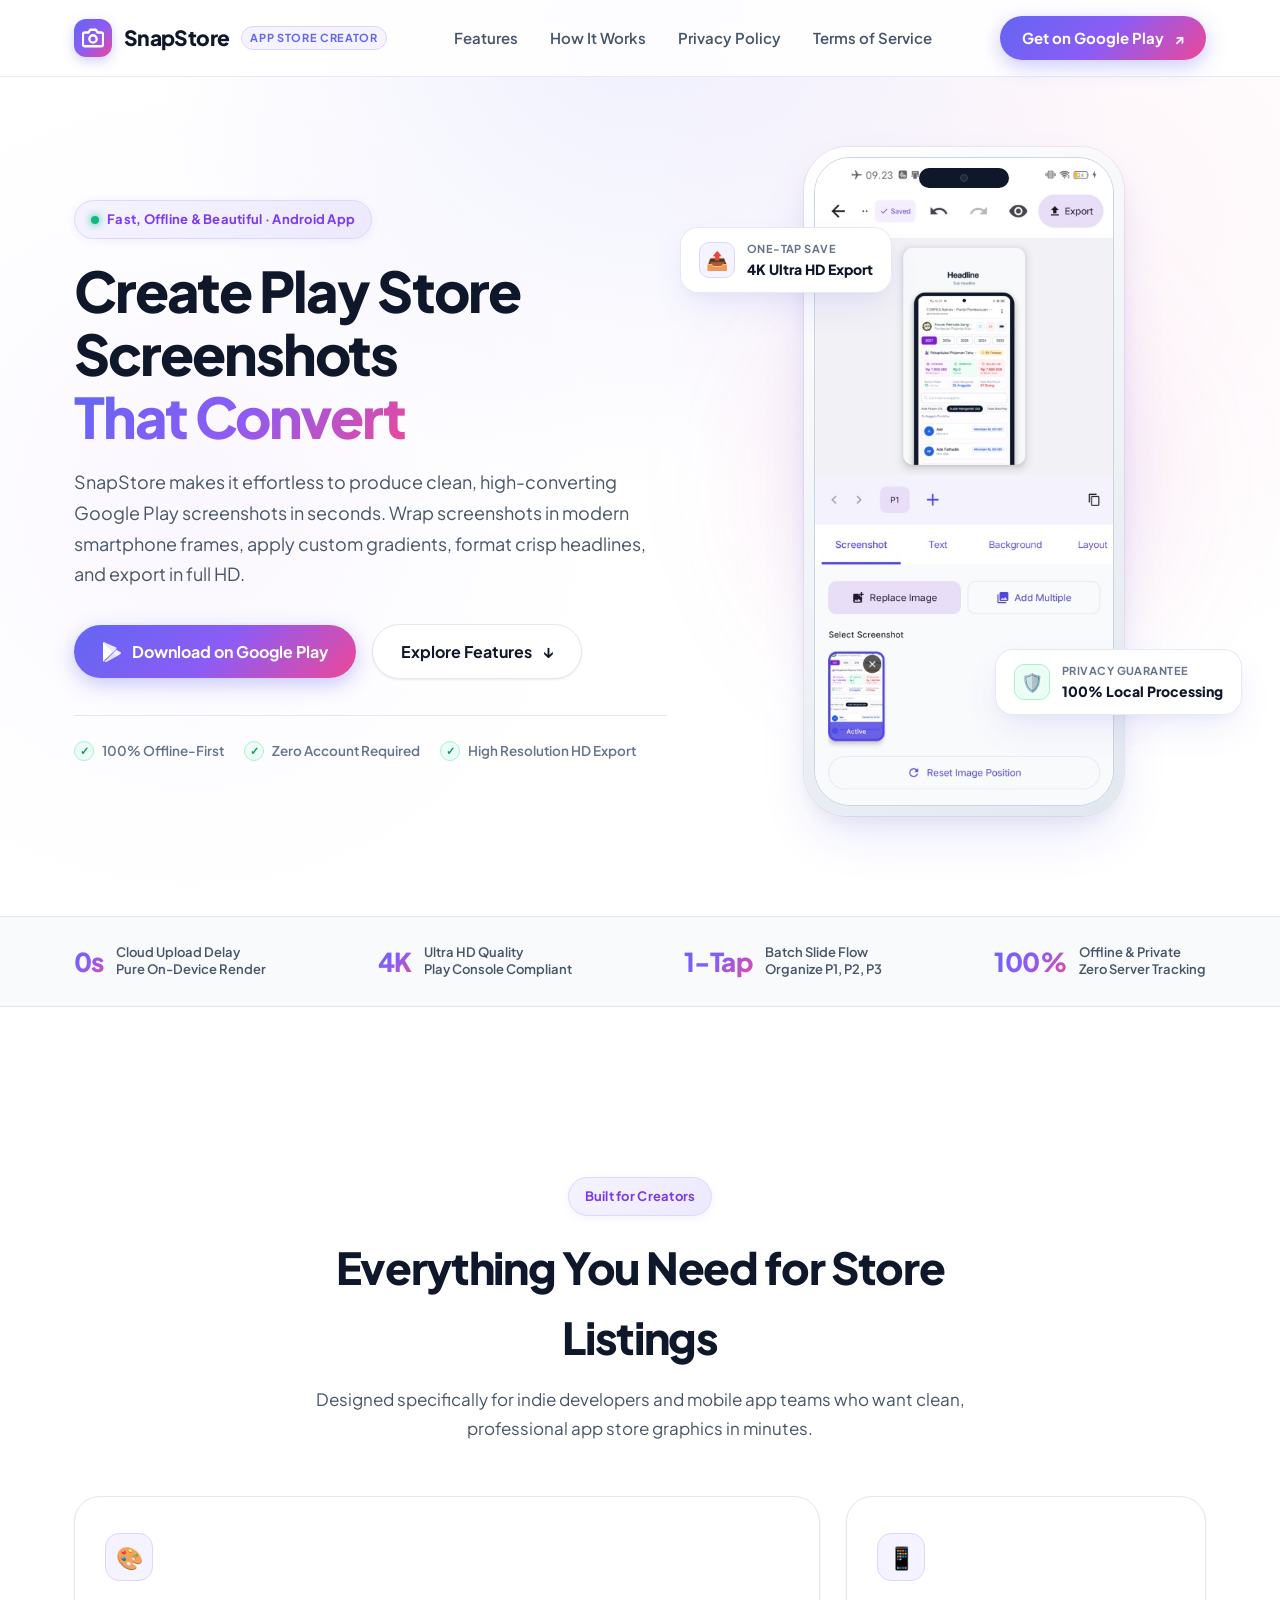
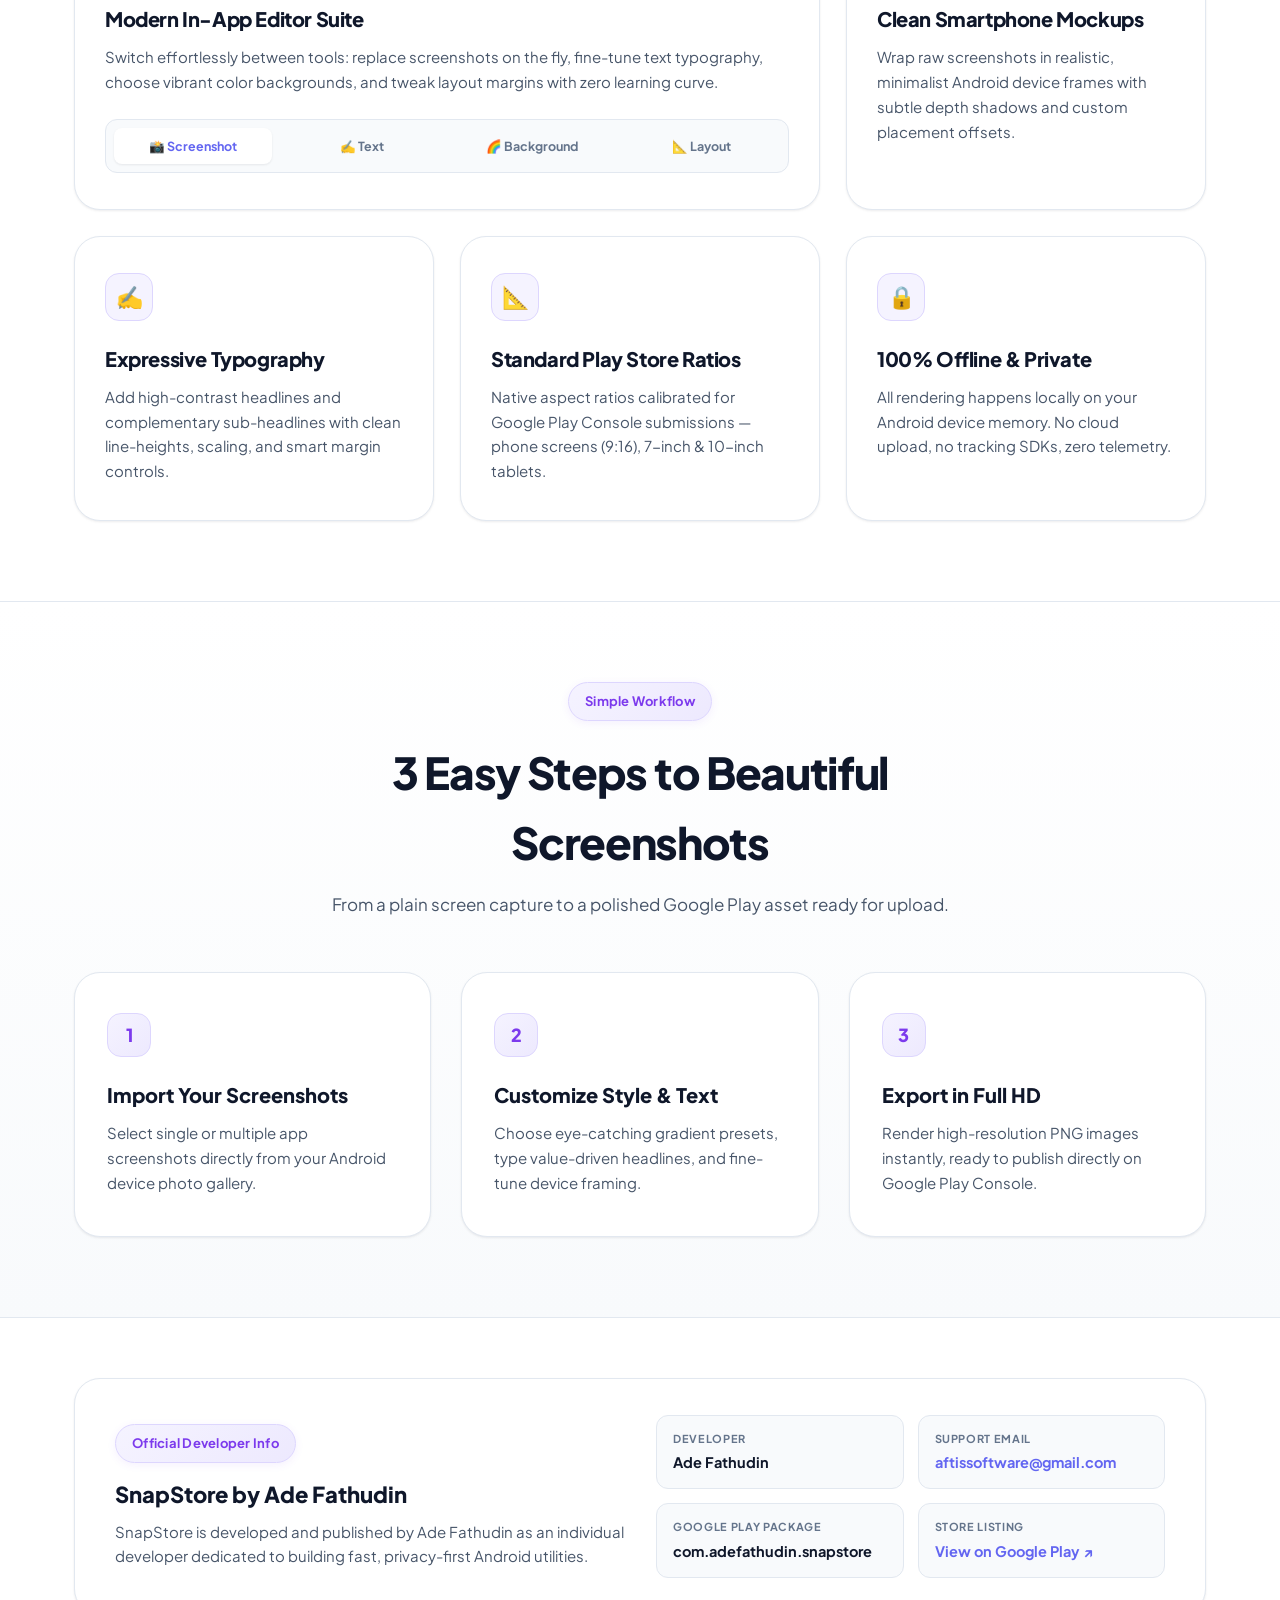
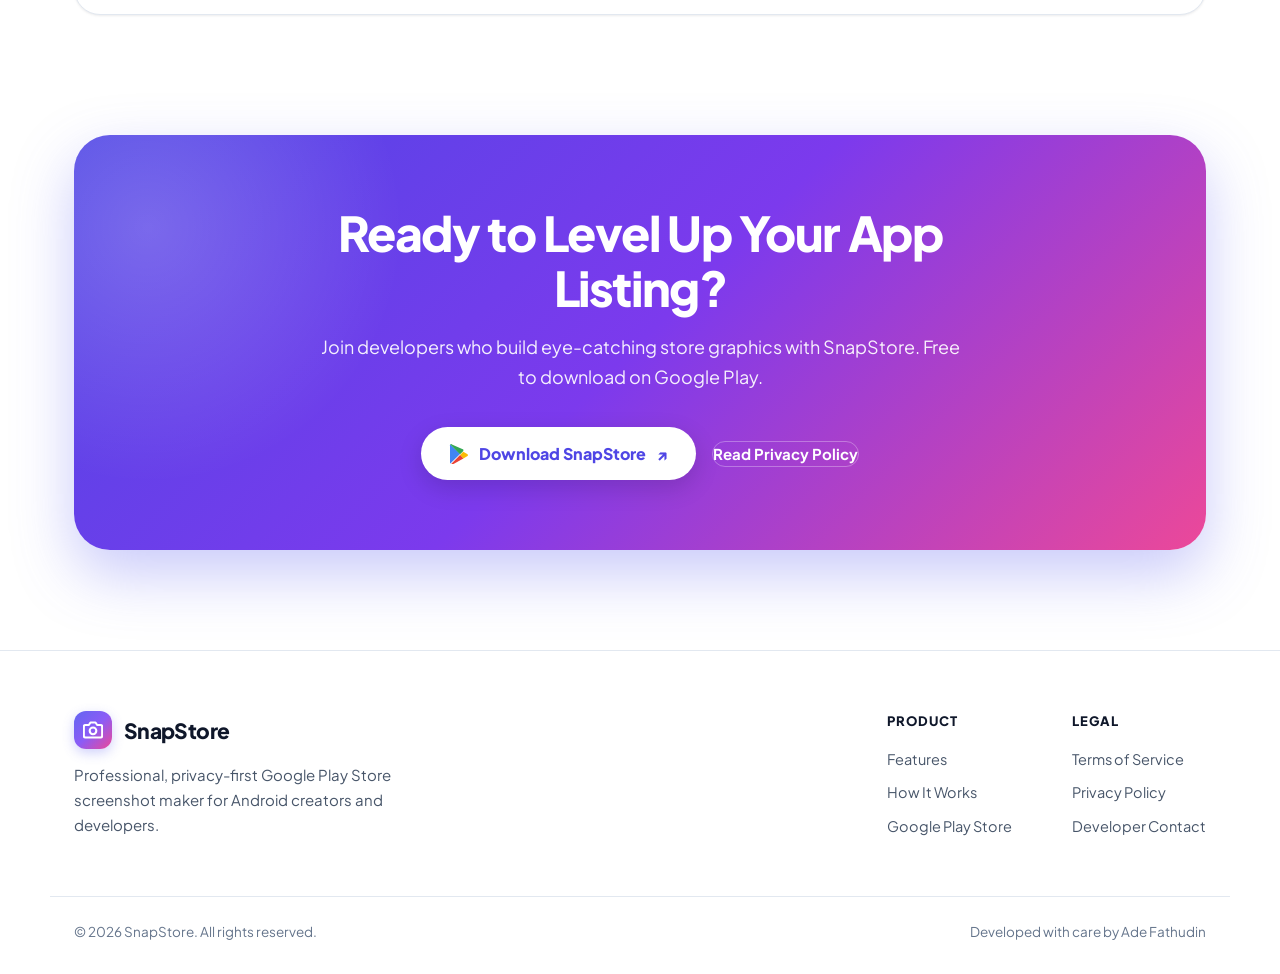
<file: snapstore/index.html>
<!DOCTYPE html>
<html lang="en">

<head>
    <meta charset="UTF-8">
    <meta name="viewport" content="width=device-width, initial-scale=1.0">
    <title>SnapStore — Play Store Screenshot Maker for Android</title>
    <meta name="description"
        content="Design stunning, high-converting Google Play Store screenshots in seconds directly on your Android device. Offline-first, fast, and customizable.">
    <meta name="theme-color" content="#ffffff">

    <link rel="preconnect" href="https://fonts.googleapis.com">
    <link rel="preconnect" href="https://fonts.gstatic.com" crossorigin>
    <link href="https://fonts.googleapis.com/css2?family=Plus+Jakarta+Sans:wght@400;500;600;700;800&display=swap"
        rel="stylesheet">

    <link rel="stylesheet" href="style.css">
</head>

<body>
    <!-- Header / Navigation -->
    <header class="navbar">
        <div class="container nav-content">
            <a href="index.html" class="brand" aria-label="SnapStore Home">
                <div class="brand-icon-wrap">
                    <svg width="22" height="22" viewBox="0 0 24 24" fill="none" stroke="currentColor" stroke-width="2.5"
                        stroke-linecap="round" stroke-linejoin="round">
                        <path d="M23 19a2 2 0 0 1-2 2H3a2 2 0 0 1-2-2V8a2 2 0 0 1 2-2h4l2-3h6l2 3h4a2 2 0 0 1 2 2z">
                        </path>
                        <circle cx="12" cy="13" r="4"></circle>
                    </svg>
                </div>
                <span>SnapStore</span>
                <span class="brand-badge">App Store Creator</span>
            </a>

            <nav class="nav-links">
                <a href="#features">Features</a>
                <a href="#how-it-works">How It Works</a>
                <a href="privacy-policy.html">Privacy Policy</a>
                <a href="terms-of-service.html">Terms of Service</a>
            </nav>

            <a href="https://play.google.com/store/apps/details?id=com.adefathudin.snapstore"
                class="btn btn-primary nav-cta" target="_blank" rel="noopener">
                <span>Get on Google Play</span>
                <span>↗</span>
            </a>

            <button class="mobile-toggle" type="button" aria-label="Toggle Navigation Menu" aria-expanded="false">
                <span></span>
                <span></span>
            </button>
        </div>
    </header>

    <main>
        <!-- Hero Section -->
        <section class="hero">
            <div class="container hero-container">
                <div class="hero-text">
                    <span class="badge">
                        <span class="badge-dot"></span>
                        Fast, Offline &amp; Beautiful · Android App
                    </span>

                    <h1 class="hero-title">
                        Create Play Store Screenshots
                        <span class="gradient-text">That Convert</span>
                    </h1>

                    <p class="hero-subtitle">
                        SnapStore makes it effortless to produce clean, high-converting Google Play screenshots in
                        seconds.
                        Wrap screenshots in modern smartphone frames, apply custom gradients, format crisp headlines,
                        and export in full HD.
                    </p>

                    <div class="hero-actions">
                        <a href="https://play.google.com/store/apps/details?id=com.adefathudin.snapstore"
                            class="btn btn-primary btn-lg" target="_blank" rel="noopener">
                            <svg viewBox="0 0 512 512" width="20" height="20" aria-hidden="true">
                                <path fill="#ffffff"
                                    d="M32.5 12.3c-4.9 5.3-7.5 12.9-7.5 22.3v442.8c0 9.4 2.6 17 7.5 22.3l1.8 1.8 248.3-248.3v-5.8L34.3 10.5l-1.8 1.8z" />
                                <path fill="#ffffff" opacity="0.9"
                                    d="M365.1 369.8l-82.5-82.5v-6.6l82.5-82.5 2 1.1 97.8 55.6c27.9 15.9 27.9 41.8 0 57.7l-97.8 55.6-2 1.1z" />
                                <path fill="#ffffff" opacity="0.8"
                                    d="M367.1 368.7L282.6 284 32.5 534.1c9.2 9.8 24.4 11 41.6 1.3l293-166.7z" />
                                <path fill="#ffffff" opacity="0.85"
                                    d="M367.1 143.3L74.1 9.6C56.9-.1 41.7 1.1 32.5 10.9L282.6 261l84.5-84.7v-33z" />
                            </svg>
                            <span>Download on Google Play</span>
                        </a>

                        <a href="#features" class="btn btn-secondary btn-lg">
                            <span>Explore Features</span>
                            <span>↓</span>
                        </a>
                    </div>

                    <div class="hero-trust">
                        <div class="hero-trust-item">
                            <span class="trust-check">✓</span>
                            <span>100% Offline-First</span>
                        </div>
                        <div class="hero-trust-item">
                            <span class="trust-check">✓</span>
                            <span>Zero Account Required</span>
                        </div>
                        <div class="hero-trust-item">
                            <span class="trust-check">✓</span>
                            <span>High Resolution HD Export</span>
                        </div>
                    </div>
                </div>

                <!-- Hero Visual Showcase with Real App Screenshot -->
                <div class="hero-preview">
                    <div class="preview-glow-sphere"></div>

                    <!-- Smartphone Mockup Displaying SnapStore App UI -->
                    <div class="device-container">
                        <div class="device-inner">
                            <div class="device-notch">
                                <div class="notch-camera-dot"></div>
                            </div>
                            <img src="assets/app-screenshot.jpg"
                                alt="SnapStore App Interface - Play Store Screenshot Maker" class="device-screen-img"
                                width="320" height="694" loading="eager">
                        </div>
                    </div>

                    <!-- Floating Feature Badges -->
                    <div class="floating-tool-badge badge-export">
                        <div class="floating-icon purple">📤</div>
                        <div>
                            <span>One-Tap Save</span>
                            <strong>4K Ultra HD Export</strong>
                        </div>
                    </div>

                    <div class="floating-tool-badge badge-saved">
                        <div class="floating-icon emerald">🛡️</div>
                        <div>
                            <span>Privacy Guarantee</span>
                            <strong>100% Local Processing</strong>
                        </div>
                    </div>
                </div>
            </div>
        </section>

        <!-- Metrics & Trust Strip -->
        <section class="metrics-strip">
            <div class="container metrics-inner">
                <div class="metric-item">
                    <span class="metric-number">0s</span>
                    <span class="metric-label">Cloud Upload Delay<br>Pure On-Device Render</span>
                </div>
                <div class="metric-item">
                    <span class="metric-number">4K</span>
                    <span class="metric-label">Ultra HD Quality<br>Play Console Compliant</span>
                </div>
                <div class="metric-item">
                    <span class="metric-number">1-Tap</span>
                    <span class="metric-label">Batch Slide Flow<br>Organize P1, P2, P3</span>
                </div>
                <div class="metric-item">
                    <span class="metric-number">100%</span>
                    <span class="metric-label">Offline &amp; Private<br>Zero Server Tracking</span>
                </div>
            </div>
        </section>

        <!-- Key Features Section -->
        <section id="features" class="section">
            <div class="container">
                <div class="section-header text-center">
                    <span class="badge">Built for Creators</span>
                    <h2>Everything You Need for Store Listings</h2>
                    <p>Designed specifically for indie developers and mobile app teams who want clean, professional app
                        store graphics in minutes.</p>
                </div>

                <div class="features-grid">
                    <!-- Feature Large (2-col) -->
                    <article class="feature-card feature-large">
                        <div>
                            <div class="feature-icon-box">🎨</div>
                            <h3>Modern In-App Editor Suite</h3>
                            <p>
                                Switch effortlessly between tools: replace screenshots on the fly, fine-tune text
                                typography, choose vibrant color backgrounds, and tweak layout margins with zero
                                learning curve.
                            </p>
                        </div>

                        <div class="feature-tabs-preview">
                            <div class="tab-pill active">📸 Screenshot</div>
                            <div class="tab-pill">✍️ Text</div>
                            <div class="tab-pill">🌈 Background</div>
                            <div class="tab-pill">📐 Layout</div>
                        </div>
                    </article>

                    <!-- Feature 2 -->
                    <article class="feature-card">
                        <div>
                            <div class="feature-icon-box">📱</div>
                            <h3>Clean Smartphone Mockups</h3>
                            <p>
                                Wrap raw screenshots in realistic, minimalist Android device frames with subtle depth
                                shadows and custom placement offsets.
                            </p>
                        </div>
                    </article>

                    <!-- Feature 3 -->
                    <article class="feature-card">
                        <div>
                            <div class="feature-icon-box">✍️</div>
                            <h3>Expressive Typography</h3>
                            <p>
                                Add high-contrast headlines and complementary sub-headlines with clean line-heights,
                                scaling, and smart margin controls.
                            </p>
                        </div>
                    </article>

                    <!-- Feature 4 -->
                    <article class="feature-card">
                        <div>
                            <div class="feature-icon-box">📐</div>
                            <h3>Standard Play Store Ratios</h3>
                            <p>
                                Native aspect ratios calibrated for Google Play Console submissions — phone screens
                                (9:16), 7-inch &amp; 10-inch tablets.
                            </p>
                        </div>
                    </article>

                    <!-- Feature 5 -->
                    <article class="feature-card">
                        <div>
                            <div class="feature-icon-box">🔒</div>
                            <h3>100% Offline &amp; Private</h3>
                            <p>
                                All rendering happens locally on your Android device memory. No cloud upload, no
                                tracking SDKs, zero telemetry.
                            </p>
                        </div>
                    </article>
                </div>
            </div>
        </section>

        <!-- How It Works Section -->
        <section id="how-it-works" class="section how-it-works-section">
            <div class="container">
                <div class="section-header text-center">
                    <span class="badge">Simple Workflow</span>
                    <h2>3 Easy Steps to Beautiful Screenshots</h2>
                    <p>From a plain screen capture to a polished Google Play asset ready for upload.</p>
                </div>

                <div class="steps-grid">
                    <div class="step-card">
                        <div class="step-number-badge">1</div>
                        <h3>Import Your Screenshots</h3>
                        <p>Select single or multiple app screenshots directly from your Android device photo gallery.
                        </p>
                    </div>

                    <div class="step-card">
                        <div class="step-number-badge">2</div>
                        <h3>Customize Style &amp; Text</h3>
                        <p>Choose eye-catching gradient presets, type value-driven headlines, and fine-tune device
                            framing.</p>
                    </div>

                    <div class="step-card">
                        <div class="step-number-badge">3</div>
                        <h3>Export in Full HD</h3>
                        <p>Render high-resolution PNG images instantly, ready to publish directly on Google Play
                            Console.</p>
                    </div>
                </div>
            </div>
        </section>

        <!-- Developer & Trader Information Section -->
        <section id="developer" class="dev-trader-section">
            <div class="container">
                <div class="trader-card">
                    <div class="trader-info">
                        <span class="badge" style="margin-bottom: 14px;">Official Developer Info</span>
                        <h3>SnapStore by Ade Fathudin</h3>
                        <p>
                            SnapStore is developed and published by Ade Fathudin as an individual developer dedicated to
                            building fast, privacy-first Android utilities.
                        </p>
                    </div>

                    <div class="trader-meta-grid">
                        <div class="trader-cell">
                            <div class="trader-cell-label">Developer</div>
                            <div class="trader-cell-val">Ade Fathudin</div>
                        </div>

                        <div class="trader-cell">
                            <div class="trader-cell-label">Support Email</div>
                            <div class="trader-cell-val">
                                <a href="mailto:aftissoftware@gmail.com">aftissoftware@gmail.com</a>
                            </div>
                        </div>

                        <div class="trader-cell">
                            <div class="trader-cell-label">Google Play Package</div>
                            <div class="trader-cell-val">com.adefathudin.snapstore</div>
                        </div>

                        <div class="trader-cell">
                            <div class="trader-cell-label">Store Listing</div>
                            <div class="trader-cell-val">
                                <a href="https://play.google.com/store/apps/details?id=com.adefathudin.snapstore"
                                    target="_blank" rel="noopener">View on Google Play ↗</a>
                            </div>
                        </div>
                    </div>
                </div>
            </div>
        </section>

        <!-- CTA Section -->
        <section id="download" class="cta-section">
            <div class="container">
                <div class="cta-card">
                    <div class="cta-content">
                        <h2>Ready to Level Up Your App Listing?</h2>
                        <p>
                            Join developers who build eye-catching store graphics with SnapStore. Free to download on
                            Google Play.
                        </p>
                        <div class="cta-actions">
                            <a href="https://play.google.com/store/apps/details?id=com.adefathudin.snapstore"
                                class="btn btn-white btn-lg" target="_blank" rel="noopener">
                                <svg viewBox="0 0 512 512" width="20" height="20" aria-hidden="true">
                                    <path fill="#4285F4"
                                        d="M32.5 12.3c-4.9 5.3-7.5 12.9-7.5 22.3v442.8c0 9.4 2.6 17 7.5 22.3l1.8 1.8 248.3-248.3v-5.8L34.3 10.5l-1.8 1.8z" />
                                    <path fill="#FBBC04"
                                        d="M365.1 369.8l-82.5-82.5v-6.6l82.5-82.5 2 1.1 97.8 55.6c27.9 15.9 27.9 41.8 0 57.7l-97.8 55.6-2 1.1z" />
                                    <path fill="#EA4335"
                                        d="M367.1 368.7L282.6 284 32.5 534.1c9.2 9.8 24.4 11 41.6 1.3l293-166.7z" />
                                    <path fill="#34A853"
                                        d="M367.1 143.3L74.1 9.6C56.9-.1 41.7 1.1 32.5 10.9L282.6 261l84.5-84.7v-33z" />
                                </svg>
                                <span>Download SnapStore</span>
                                <span>↗</span>
                            </a>
                            <a href="privacy-policy.html" class="btn btn-ghost"
                                style="color: #ffffff; border: 1px solid rgba(255,255,255,0.3);">
                                Read Privacy Policy
                            </a>
                        </div>
                    </div>
                </div>
            </div>
        </section>
    </main>

    <!-- Footer -->
    <footer class="footer">
        <div class="container footer-content">
            <div class="footer-left">
                <a href="index.html" class="brand">
                    <div class="brand-icon-wrap">
                        <svg width="20" height="20" viewBox="0 0 24 24" fill="none" stroke="currentColor"
                            stroke-width="2.5" stroke-linecap="round" stroke-linejoin="round">
                            <path d="M23 19a2 2 0 0 1-2 2H3a2 2 0 0 1-2-2V8a2 2 0 0 1 2-2h4l2-3h6l2 3h4a2 2 0 0 1 2 2z">
                            </path>
                            <circle cx="12" cy="13" r="4"></circle>
                        </svg>
                    </div>
                    <span>SnapStore</span>
                </a>
                <p class="footer-desc">
                    Professional, privacy-first Google Play Store screenshot maker for Android creators and developers.
                </p>
            </div>

            <div class="footer-right">
                <div class="footer-links-group">
                    <div>
                        <div class="footer-title">Product</div>
                        <a href="#features">Features</a>
                        <a href="#how-it-works">How It Works</a>
                        <a href="https://play.google.com/store/apps/details?id=com.adefathudin.snapstore"
                            target="_blank" rel="noopener">Google Play Store</a>
                    </div>
                    <div>
                        <div class="footer-title">Legal</div>
                        <a href="terms-of-service.html">Terms of Service</a>
                        <a href="privacy-policy.html">Privacy Policy</a>
                        <a href="#developer">Developer Contact</a>
                    </div>
                </div>
            </div>
        </div>

        <div class="container footer-bottom">
            <p>&copy; <span id="current-year">2026</span> SnapStore. All rights reserved.</p>
            <p>Developed with care by Ade Fathudin</p>
        </div>
    </footer>

    <script src="main.js"></script>
</body>

</html>
</file>
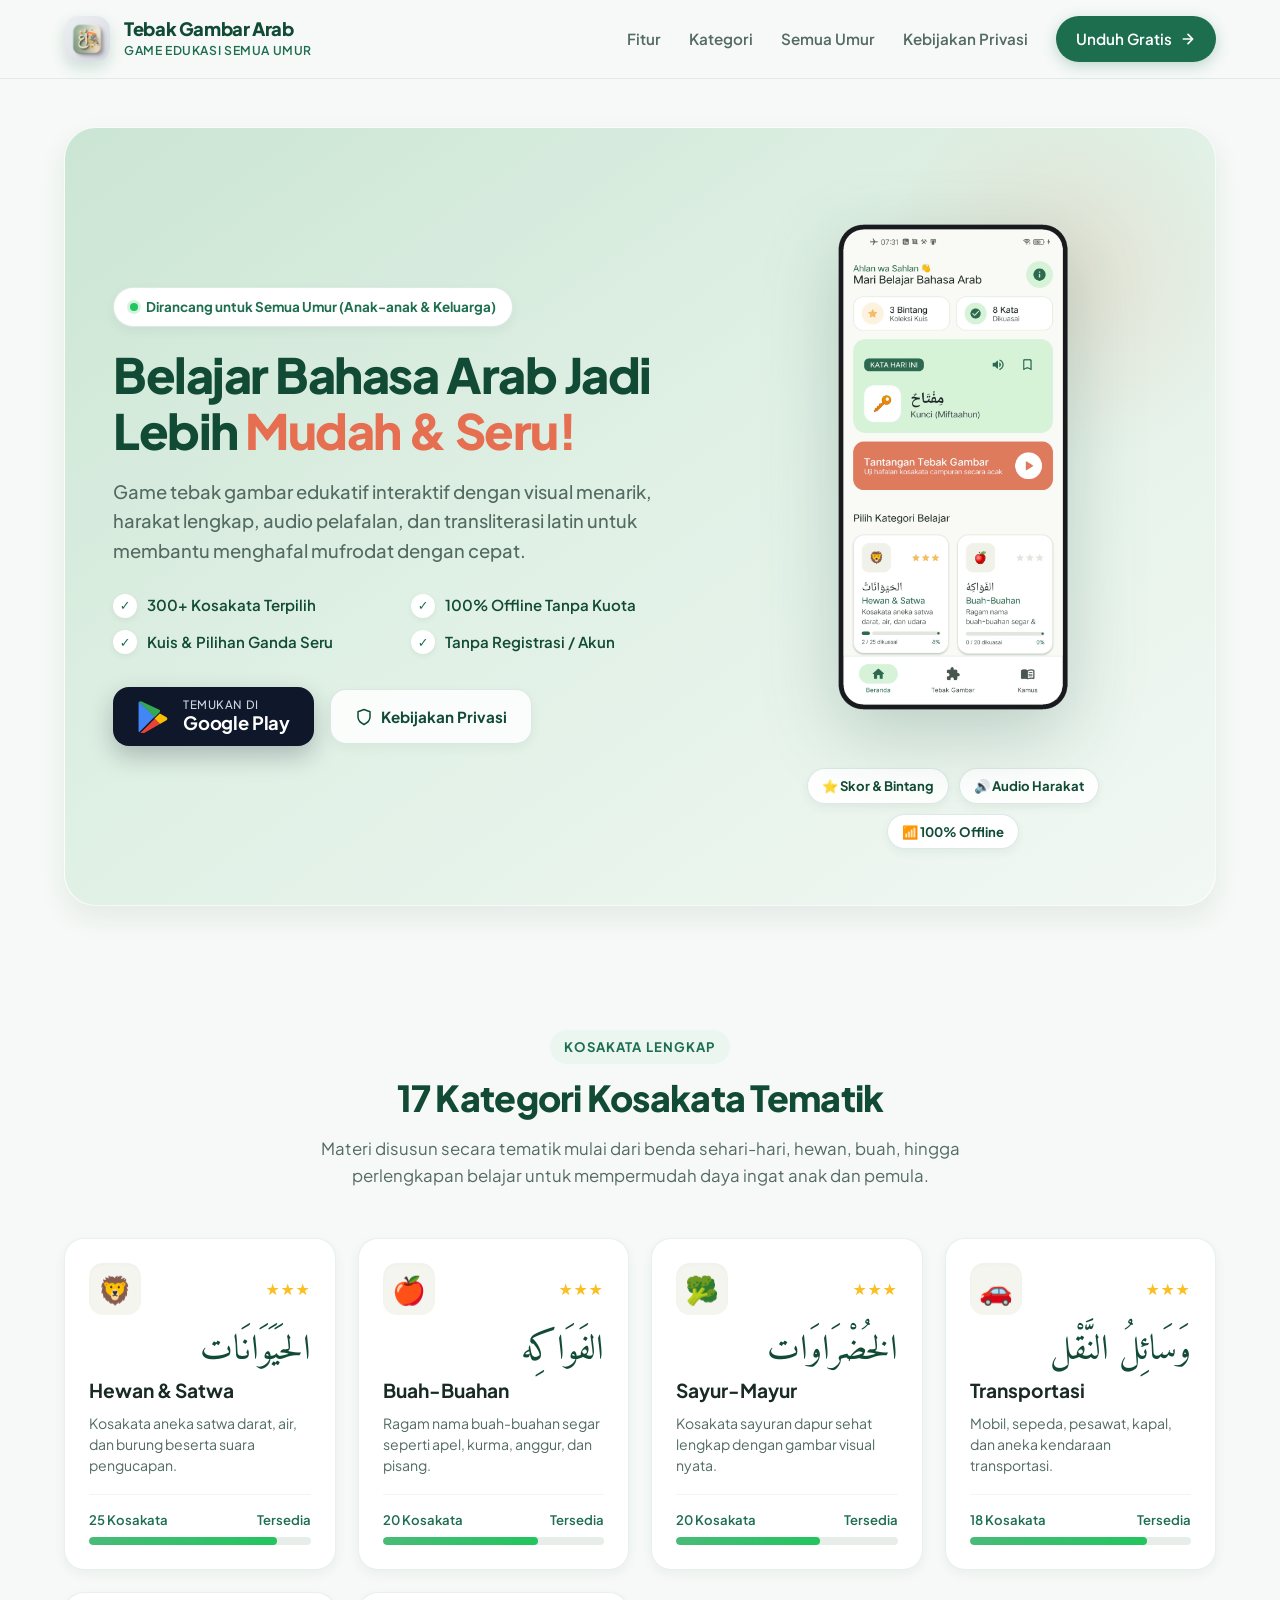
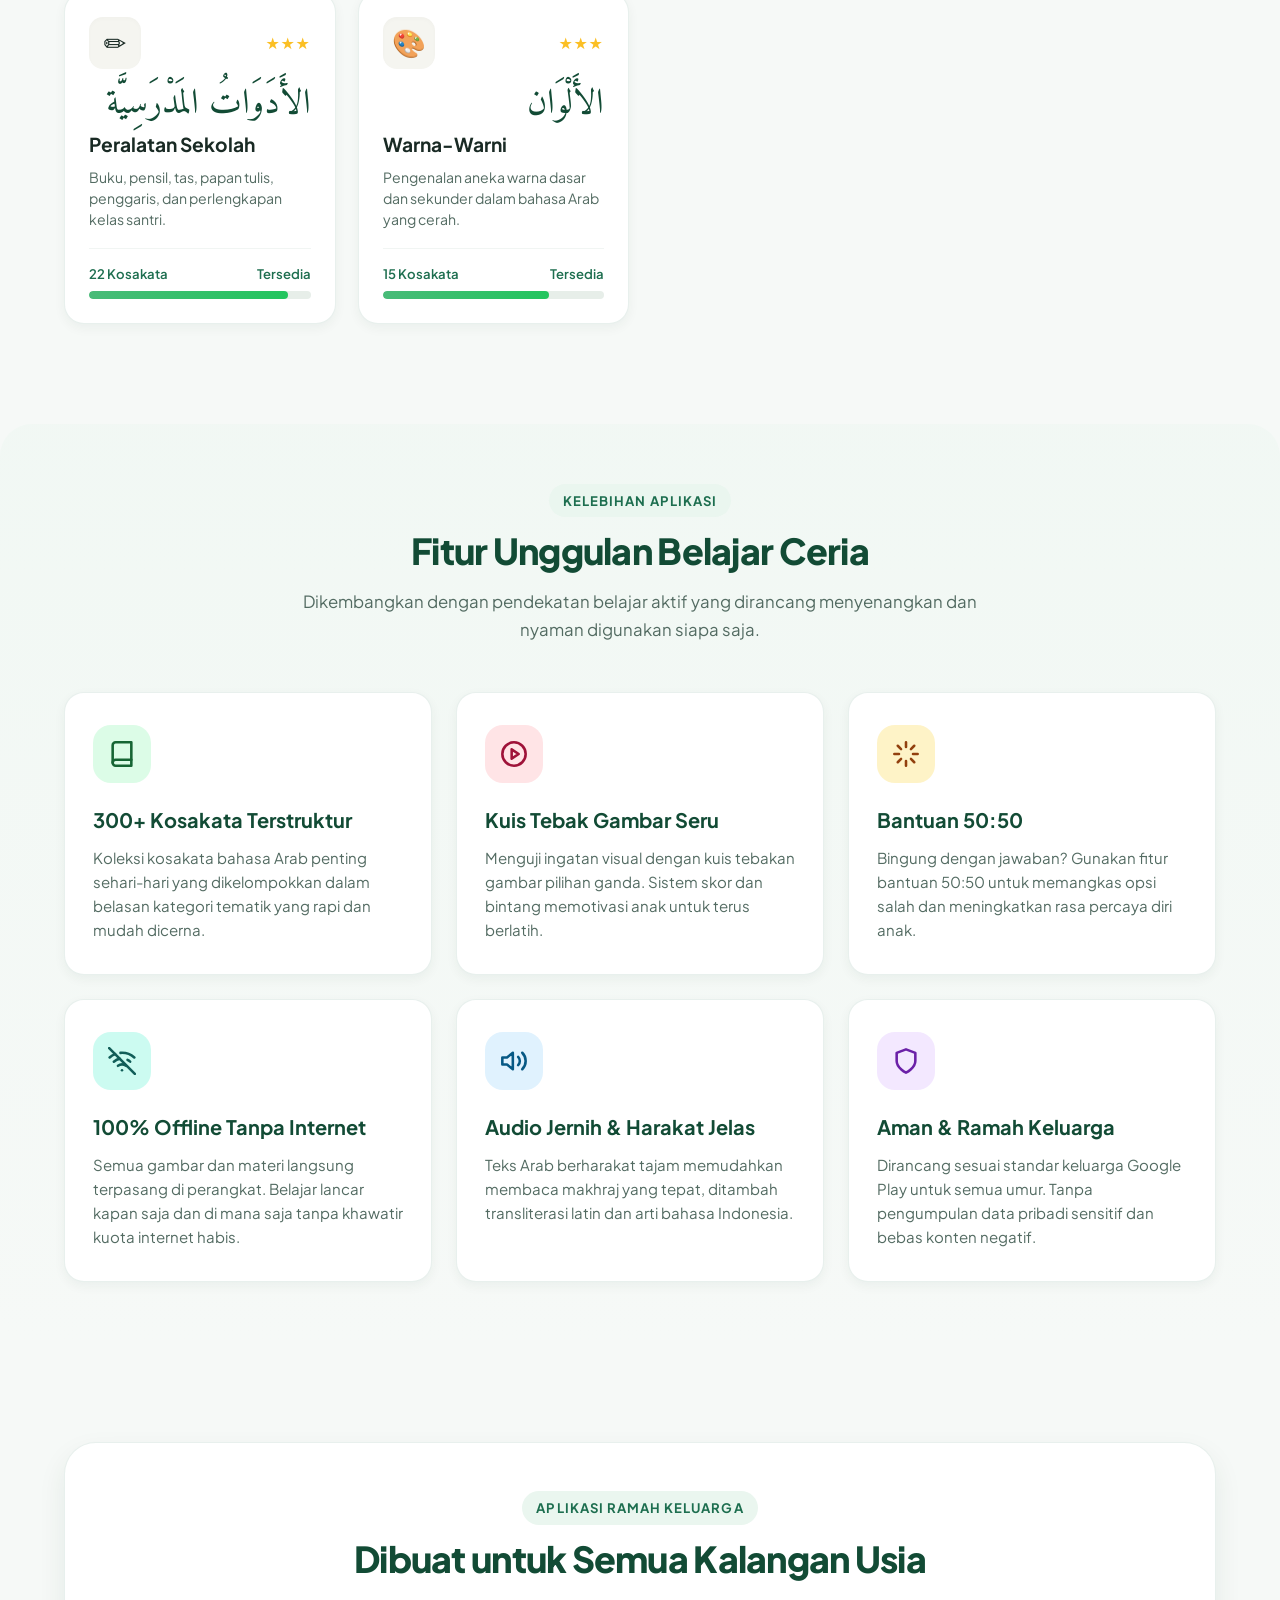
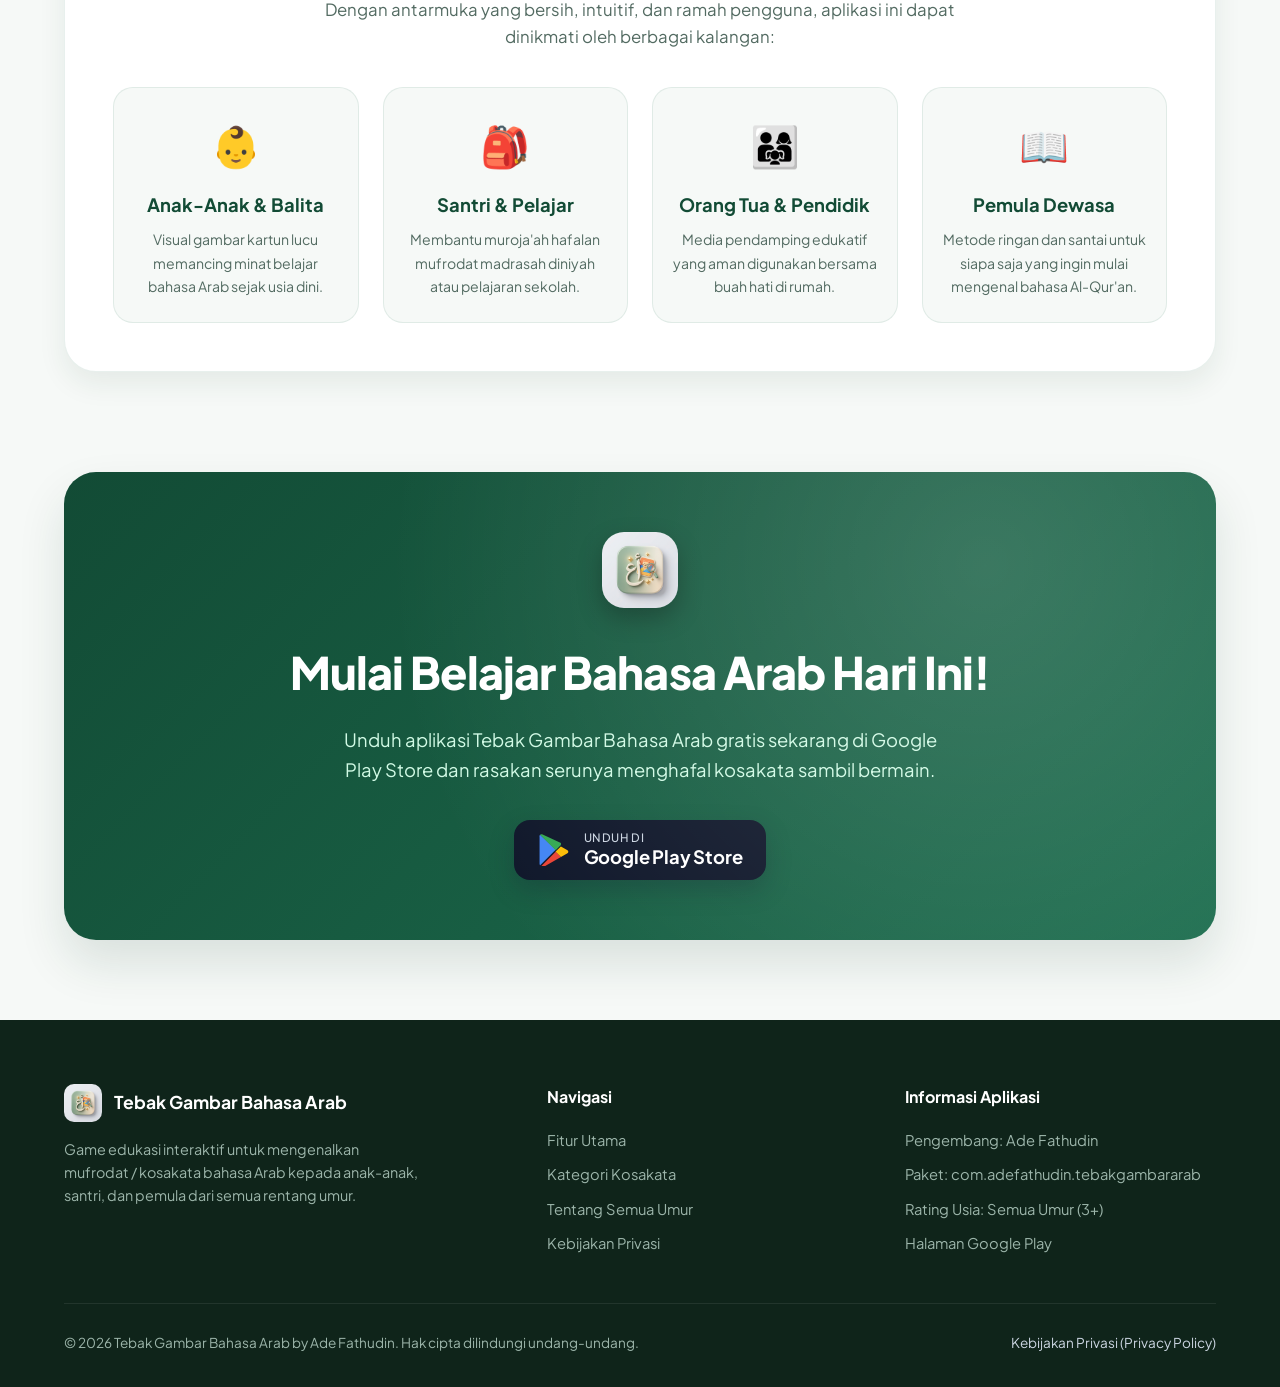
<file: tebak-gambar-bahasa-arab/index.html>
<!DOCTYPE html>
<html lang="id">
<head>
    <meta charset="UTF-8">
    <meta name="viewport" content="width=device-width, initial-scale=1.0">
    <title>Tebak Gambar Bahasa Arab - Game Edukasi Kosakata untuk Semua Umur</title>
    <meta name="description" content="Tebak Gambar Bahasa Arab adalah game edukasi interaktif ramah keluarga dan anak-anak untuk belajar kosakata Arab secara visual, offline, dan menyenangkan.">
    <link rel="icon" type="image/png" href="assets/app-logo.png">
    <!-- Google Fonts -->
    <link rel="preconnect" href="https://fonts.googleapis.com">
    <link rel="preconnect" href="https://fonts.gstatic.com" crossorigin>
    <link href="https://fonts.googleapis.com/css2?family=Plus+Jakarta+Sans:wght@400;500;600;700;800&family=Amiri:wght@700&display=swap" rel="stylesheet">
    <style>
        :root {
            --primary: #1d6e4f;
            --primary-dark: #124b35;
            --primary-light: #eaf6ef;
            --primary-tint: #c5e7d5;
            --accent-coral: #e76f51;
            --accent-coral-hover: #d5593b;
            --accent-gold: #f4a261;
            --text-main: #192a24;
            --text-muted: #536b62;
            --bg-page: #f6f9f7;
            --card-bg: #ffffff;
            --border-color: rgba(29, 110, 79, 0.1);
            --shadow-sm: 0 4px 12px rgba(20, 60, 44, 0.05);
            --shadow-md: 0 12px 28px rgba(20, 60, 44, 0.08);
            --shadow-lg: 0 24px 48px rgba(20, 60, 44, 0.12);
            --radius-sm: 12px;
            --radius-md: 20px;
            --radius-lg: 32px;
        }

        * {
            box-sizing: border-box;
            margin: 0;
            padding: 0;
        }

        html {
            scroll-behavior: smooth;
        }

        body {
            font-family: 'Plus Jakarta Sans', system-ui, -apple-system, sans-serif;
            background-color: var(--bg-page);
            color: var(--text-main);
            line-height: 1.65;
            overflow-x: hidden;
        }

        .container {
            max-width: 1200px;
            margin: 0 auto;
            padding: 0 24px;
        }

        /* HEADER / NAVBAR */
        header.site-header {
            position: sticky;
            top: 0;
            z-index: 100;
            background: rgba(246, 249, 247, 0.88);
            backdrop-filter: blur(16px);
            border-bottom: 1px solid var(--border-color);
            transition: all 0.3s ease;
        }

        .navbar {
            display: flex;
            align-items: center;
            justify-content: space-between;
            padding: 16px 0;
        }

        .brand-link {
            display: flex;
            align-items: center;
            gap: 14px;
            text-decoration: none;
            color: var(--text-main);
        }

        .brand-logo-img {
            width: 46px;
            height: 46px;
            border-radius: 14px;
            box-shadow: 0 6px 14px rgba(29, 110, 79, 0.18);
            object-fit: cover;
            transition: transform 0.3s ease;
        }

        .brand-link:hover .brand-logo-img {
            transform: scale(1.05) rotate(2deg);
        }

        .brand-text-group {
            display: flex;
            flex-direction: column;
        }

        .brand-name {
            font-weight: 800;
            font-size: 1.15rem;
            color: var(--primary-dark);
            letter-spacing: -0.02em;
            line-height: 1.2;
        }

        .brand-tag {
            font-size: 0.76rem;
            color: var(--primary);
            font-weight: 600;
            text-transform: uppercase;
            letter-spacing: 0.05em;
        }

        .nav-links {
            display: flex;
            align-items: center;
            gap: 28px;
            list-style: none;
        }

        .nav-links a {
            text-decoration: none;
            color: var(--text-muted);
            font-weight: 600;
            font-size: 0.95rem;
            transition: color 0.2s ease;
        }

        .nav-links a:hover {
            color: var(--primary);
        }

        .btn-header-cta {
            display: inline-flex;
            align-items: center;
            gap: 8px;
            background: var(--primary);
            color: #ffffff !important;
            padding: 10px 20px;
            border-radius: 999px;
            font-weight: 700;
            box-shadow: 0 4px 14px rgba(29, 110, 79, 0.25);
            transition: all 0.25s ease;
        }

        .btn-header-cta:hover {
            background: var(--primary-dark);
            transform: translateY(-2px);
            box-shadow: 0 6px 18px rgba(29, 110, 79, 0.35);
        }

        /* HERO SECTION */
        .hero-section {
            padding: 48px 0 64px;
            position: relative;
        }

        .hero-banner {
            background: linear-gradient(145deg, #cbe5d4 0%, #dff0e4 45%, #f2f8f4 100%);
            border-radius: var(--radius-lg);
            padding: 56px 48px;
            box-shadow: var(--shadow-md);
            position: relative;
            overflow: hidden;
            border: 1px solid rgba(255, 255, 255, 0.8);
        }

        .hero-banner::before {
            content: '';
            position: absolute;
            top: -40px;
            right: -40px;
            width: 380px;
            height: 380px;
            background: radial-gradient(circle, rgba(231, 111, 81, 0.12) 0%, rgba(255, 255, 255, 0) 70%);
            pointer-events: none;
        }

        .hero-grid {
            display: grid;
            grid-template-columns: 1.15fr 0.85fr;
            gap: 48px;
            align-items: center;
            position: relative;
            z-index: 2;
        }

        .age-badge {
            display: inline-flex;
            align-items: center;
            gap: 8px;
            background: #ffffff;
            color: var(--primary);
            padding: 8px 16px;
            border-radius: 999px;
            font-size: 0.84rem;
            font-weight: 700;
            box-shadow: var(--shadow-sm);
            margin-bottom: 20px;
            border: 1px solid rgba(29, 110, 79, 0.15);
        }

        .age-badge-dot {
            width: 8px;
            height: 8px;
            background: #22c55e;
            border-radius: 50%;
            display: inline-block;
            box-shadow: 0 0 0 3px rgba(34, 197, 94, 0.2);
        }

        .hero-title {
            font-size: clamp(2.2rem, 3.8vw, 3.4rem);
            font-weight: 800;
            line-height: 1.15;
            color: var(--primary-dark);
            letter-spacing: -0.03em;
            margin-bottom: 18px;
        }

        .hero-title span.highlight {
            color: var(--accent-coral);
            position: relative;
            display: inline-block;
        }

        .hero-subtitle {
            font-size: 1.15rem;
            color: var(--text-muted);
            margin-bottom: 28px;
            font-weight: 500;
            line-height: 1.6;
        }

        .hero-bullets {
            display: grid;
            grid-template-columns: 1fr 1fr;
            gap: 12px 18px;
            margin-bottom: 32px;
        }

        .hero-bullet-item {
            display: flex;
            align-items: center;
            gap: 10px;
            font-size: 0.94rem;
            font-weight: 600;
            color: var(--primary-dark);
        }

        .bullet-icon {
            width: 24px;
            height: 24px;
            background: #ffffff;
            color: var(--primary);
            border-radius: 50%;
            display: flex;
            align-items: center;
            justify-content: center;
            font-size: 0.8rem;
            font-weight: bold;
            box-shadow: 0 2px 6px rgba(0,0,0,0.06);
            flex-shrink: 0;
        }

        /* CTA BUTTONS */
        .cta-group {
            display: flex;
            align-items: center;
            flex-wrap: wrap;
            gap: 16px;
        }

        .btn-playstore {
            display: inline-flex;
            align-items: center;
            gap: 14px;
            background: #0f172a;
            color: #ffffff;
            padding: 12px 24px;
            border-radius: 16px;
            text-decoration: none;
            box-shadow: 0 10px 24px rgba(15, 23, 42, 0.25);
            transition: all 0.25s ease;
        }

        .btn-playstore:hover {
            transform: translateY(-3px);
            box-shadow: 0 14px 28px rgba(15, 23, 42, 0.35);
            background: #020617;
        }

        .playstore-icon {
            width: 32px;
            height: 32px;
            flex-shrink: 0;
        }

        .playstore-text-group {
            display: flex;
            flex-direction: column;
            text-align: left;
        }

        .playstore-sub {
            font-size: 0.72rem;
            text-transform: uppercase;
            letter-spacing: 0.05em;
            color: #cbd5e1;
            font-weight: 500;
            line-height: 1;
        }

        .playstore-main {
            font-size: 1.15rem;
            font-weight: 700;
            color: #ffffff;
            letter-spacing: -0.01em;
            line-height: 1.2;
            margin-top: 2px;
        }

        .btn-secondary-link {
            display: inline-flex;
            align-items: center;
            gap: 8px;
            background: rgba(255, 255, 255, 0.85);
            color: var(--primary-dark);
            padding: 14px 24px;
            border-radius: 16px;
            font-weight: 700;
            font-size: 0.95rem;
            text-decoration: none;
            border: 1px solid rgba(29, 110, 79, 0.15);
            box-shadow: var(--shadow-sm);
            transition: all 0.25s ease;
        }

        .btn-secondary-link:hover {
            background: #ffffff;
            transform: translateY(-2px);
            color: var(--primary);
        }

        /* HERO DEVICE MOCKUP */
        .mockup-container {
            display: flex;
            flex-direction: column;
            align-items: center;
            justify-content: center;
            position: relative;
        }

        .mockup-wrapper {
            position: relative;
            display: flex;
            justify-content: center;
            align-items: center;
            transition: transform 0.4s ease;
        }

        .mockup-wrapper:hover {
            transform: translateY(-8px) scale(1.02);
        }

        .app-mockup-img {
            display: block;
            width: 100%;
            max-width: 310px;
            height: auto;
            /* Transparent PNG drop-shadow outlines the phone shape naturally */
            filter: drop-shadow(0 24px 38px rgba(18, 75, 53, 0.22));
            transition: filter 0.4s ease;
        }

        .mockup-wrapper:hover .app-mockup-img {
            filter: drop-shadow(0 32px 50px rgba(18, 75, 53, 0.32));
        }

        /* Clean feature highlights pill below the mockup */
        .mockup-features-strip {
            display: flex;
            align-items: center;
            justify-content: center;
            gap: 10px;
            margin-top: 18px;
            flex-wrap: wrap;
        }

        .mockup-chip {
            background: rgba(255, 255, 255, 0.92);
            border: 1px solid rgba(29, 110, 79, 0.15);
            padding: 6px 14px;
            border-radius: 999px;
            font-size: 0.82rem;
            font-weight: 700;
            color: var(--primary-dark);
            box-shadow: 0 4px 10px rgba(20, 60, 44, 0.05);
            display: inline-flex;
            align-items: center;
            gap: 6px;
        }

        /* SECTION HEADINGS */
        .section-header {
            text-align: center;
            max-width: 680px;
            margin: 0 auto 48px;
        }

        .section-label {
            display: inline-block;
            font-size: 0.82rem;
            text-transform: uppercase;
            font-weight: 700;
            letter-spacing: 0.08em;
            color: var(--primary);
            background: var(--primary-light);
            padding: 6px 14px;
            border-radius: 999px;
            margin-bottom: 12px;
        }

        .section-title {
            font-size: clamp(1.8rem, 2.8vw, 2.4rem);
            font-weight: 800;
            color: var(--primary-dark);
            letter-spacing: -0.02em;
            line-height: 1.25;
            margin-bottom: 14px;
        }

        .section-desc {
            font-size: 1.05rem;
            color: var(--text-muted);
        }

        /* CATEGORIES SHOWCASE */
        .categories-section {
            padding: 60px 0;
        }

        .categories-grid {
            display: grid;
            grid-template-columns: repeat(auto-fill, minmax(260px, 1fr));
            gap: 22px;
        }

        .cat-card {
            background: var(--card-bg);
            border-radius: var(--radius-md);
            padding: 24px;
            box-shadow: var(--shadow-sm);
            border: 1px solid var(--border-color);
            transition: all 0.3s ease;
            position: relative;
            display: flex;
            flex-direction: column;
            justify-content: space-between;
        }

        .cat-card:hover {
            transform: translateY(-6px);
            box-shadow: var(--shadow-md);
            border-color: rgba(29, 110, 79, 0.3);
        }

        .cat-card-header {
            display: flex;
            justify-content: space-between;
            align-items: center;
            margin-bottom: 14px;
        }

        .cat-card-icon {
            width: 52px;
            height: 52px;
            border-radius: 14px;
            background: #f5f5f0;
            display: flex;
            align-items: center;
            justify-content: center;
            font-size: 1.7rem;
            box-shadow: inset 0 2px 4px rgba(0,0,0,0.02);
        }

        .cat-card-stars {
            color: #fbbf24;
            font-size: 0.95rem;
            letter-spacing: 2px;
        }

        .cat-card-arabic {
            font-family: 'Amiri', 'Segoe UI', serif;
            font-size: 2.2rem;
            color: var(--primary-dark);
            line-height: 1.2;
            margin: 6px 0 4px;
            direction: rtl;
            text-align: right;
        }

        .cat-card-title {
            font-size: 1.2rem;
            font-weight: 700;
            color: var(--text-main);
            margin-bottom: 6px;
        }

        .cat-card-desc {
            font-size: 0.88rem;
            color: var(--text-muted);
            margin-bottom: 18px;
            line-height: 1.5;
        }

        .cat-card-footer {
            margin-top: auto;
            border-top: 1px solid #f1f5f3;
            padding-top: 14px;
        }

        .cat-progress-meta {
            display: flex;
            justify-content: space-between;
            font-size: 0.82rem;
            font-weight: 600;
            color: var(--primary);
            margin-bottom: 6px;
        }

        .cat-progress-bar {
            width: 100%;
            height: 8px;
            background: #e7eee9;
            border-radius: 999px;
            overflow: hidden;
        }

        .cat-progress-fill {
            height: 100%;
            background: linear-gradient(90deg, #48bb78, #22c55e);
            border-radius: 999px;
        }

        /* FEATURES SECTION */
        .features-section {
            padding: 60px 0;
            background: linear-gradient(180deg, rgba(234, 246, 239, 0.4) 0%, rgba(246, 249, 247, 1) 100%);
            border-radius: var(--radius-lg);
            margin: 40px 0;
        }

        .features-grid {
            display: grid;
            grid-template-columns: repeat(auto-fit, minmax(320px, 1fr));
            gap: 24px;
        }

        .feature-card {
            background: var(--card-bg);
            border-radius: var(--radius-md);
            padding: 32px 28px;
            box-shadow: var(--shadow-sm);
            border: 1px solid var(--border-color);
            transition: all 0.3s ease;
            position: relative;
        }

        .feature-card:hover {
            transform: translateY(-4px);
            box-shadow: var(--shadow-md);
        }

        .feature-icon-box {
            width: 58px;
            height: 58px;
            border-radius: 18px;
            display: flex;
            align-items: center;
            justify-content: center;
            font-size: 1.8rem;
            margin-bottom: 20px;
        }

        .icon-green { background: #dcfce7; color: #166534; }
        .icon-coral { background: #ffe4e6; color: #9f1239; }
        .icon-amber { background: #fef3c7; color: #92400e; }
        .icon-blue  { background: #e0f2fe; color: #075985; }
        .icon-purple{ background: #f3e8ff; color: #6b21a8; }
        .icon-teal  { background: #ccfbf1; color: #115e59; }

        .feature-card h3 {
            font-size: 1.25rem;
            font-weight: 700;
            color: var(--primary-dark);
            margin-bottom: 10px;
        }

        .feature-card p {
            font-size: 0.94rem;
            color: var(--text-muted);
            line-height: 1.6;
        }

        /* AUDIENCE SECTION (SEMUA UMUR) */
        .audience-section {
            padding: 60px 0;
        }

        .audience-box {
            background: #ffffff;
            border-radius: var(--radius-lg);
            padding: 48px;
            box-shadow: var(--shadow-md);
            border: 1px solid var(--border-color);
        }

        .audience-grid {
            display: grid;
            grid-template-columns: repeat(auto-fit, minmax(230px, 1fr));
            gap: 24px;
            margin-top: 36px;
        }

        .audience-item {
            text-align: center;
            padding: 24px 18px;
            border-radius: var(--radius-md);
            background: var(--bg-page);
            border: 1px solid var(--border-color);
        }

        .audience-avatar {
            font-size: 2.5rem;
            margin-bottom: 12px;
            display: block;
        }

        .audience-item h4 {
            font-size: 1.15rem;
            font-weight: 700;
            color: var(--primary-dark);
            margin-bottom: 8px;
        }

        .audience-item p {
            font-size: 0.88rem;
            color: var(--text-muted);
        }

        /* CTA BANNER BOTTOM */
        .cta-bottom-section {
            padding: 40px 0 80px;
        }

        .cta-bottom-card {
            background: linear-gradient(135deg, var(--primary-dark) 0%, var(--primary) 100%);
            border-radius: var(--radius-lg);
            padding: 60px 48px;
            color: #ffffff;
            text-align: center;
            box-shadow: var(--shadow-lg);
            position: relative;
            overflow: hidden;
        }

        .cta-bottom-card::after {
            content: '';
            position: absolute;
            top: 0;
            left: 0;
            right: 0;
            bottom: 0;
            background: radial-gradient(circle at 80% 20%, rgba(255,255,255,0.15) 0%, transparent 60%);
            pointer-events: none;
        }

        .cta-bottom-logo {
            width: 76px;
            height: 76px;
            border-radius: 22px;
            box-shadow: 0 10px 24px rgba(0,0,0,0.3);
            margin-bottom: 20px;
            display: inline-block;
        }

        .cta-bottom-title {
            font-size: clamp(2rem, 3.5vw, 2.8rem);
            font-weight: 800;
            letter-spacing: -0.02em;
            margin-bottom: 16px;
        }

        .cta-bottom-subtitle {
            font-size: 1.15rem;
            color: #d1fae5;
            max-width: 620px;
            margin: 0 auto 36px;
            line-height: 1.6;
        }

        /* FOOTER */
        footer.site-footer {
            background: #0f241a;
            color: #9cb5aa;
            padding: 64px 0 32px;
            font-size: 0.92rem;
        }

        .footer-grid {
            display: grid;
            grid-template-columns: 1.4fr 1fr 1fr;
            gap: 48px;
            margin-bottom: 48px;
        }

        .footer-brand-info {
            display: flex;
            flex-direction: column;
            gap: 16px;
        }

        .footer-logo-row {
            display: flex;
            align-items: center;
            gap: 12px;
            color: #ffffff;
            font-weight: 700;
            font-size: 1.1rem;
        }

        .footer-logo-img {
            width: 38px;
            height: 38px;
            border-radius: 10px;
        }

        .footer-desc {
            line-height: 1.6;
            max-width: 360px;
            font-size: 0.9rem;
        }

        .footer-col h5 {
            color: #ffffff;
            font-size: 1rem;
            font-weight: 700;
            margin-bottom: 18px;
        }

        .footer-col ul {
            list-style: none;
            display: flex;
            flex-direction: column;
            gap: 10px;
        }

        .footer-col ul a {
            color: #9cb5aa;
            text-decoration: none;
            transition: color 0.2s;
        }

        .footer-col ul a:hover {
            color: #ffffff;
        }

        .footer-bottom {
            border-top: 1px solid rgba(255, 255, 255, 0.08);
            padding-top: 28px;
            display: flex;
            justify-content: space-between;
            align-items: center;
            flex-wrap: wrap;
            gap: 16px;
            font-size: 0.85rem;
        }

        /* RESPONSIVE BREAKPOINTS */
        @media (max-width: 960px) {
            .hero-grid {
                grid-template-columns: 1fr;
                text-align: center;
                gap: 40px;
            }

            .hero-bullets {
                justify-content: center;
            }

            .cta-group {
                justify-content: center;
            }

            .mockup-container {
                margin-top: 10px;
            }

            .footer-grid {
                grid-template-columns: 1fr;
                gap: 32px;
            }
        }

        @media (max-width: 640px) {
            .hero-banner {
                padding: 36px 20px;
            }

            .hero-bullets {
                grid-template-columns: 1fr;
            }

            .app-mockup-img {
                max-width: 260px;
            }

            .mockup-features-strip {
                margin-top: 14px;
                gap: 8px;
            }

            .audience-box {
                padding: 28px 20px;
            }

            .cta-bottom-card {
                padding: 40px 20px;
            }

            .nav-links {
                display: none; /* mobile navigation simplified */
            }
        }
    </style>
</head>
<body>

    <!-- SITE HEADER / NAVBAR -->
    <header class="site-header">
        <div class="container">
            <nav class="navbar">
                <a href="index.html" class="brand-link" id="brandLogo">
                    <img src="assets/app-logo.png" alt="Logo Tebak Gambar Bahasa Arab" class="brand-logo-img">
                    <div class="brand-text-group">
                        <span class="brand-name">Tebak Gambar Arab</span>
                        <span class="brand-tag">Game Edukasi Semua Umur</span>
                    </div>
                </a>

                <ul class="nav-links">
                    <li><a href="#fitur">Fitur</a></li>
                    <li><a href="#kategori">Kategori</a></li>
                    <li><a href="#semua-umur">Semua Umur</a></li>
                    <li><a href="privacy-policy.html">Kebijakan Privasi</a></li>
                    <li>
                        <a href="https://play.google.com/store/apps/details?id=com.adefathudin.tebakgambararab" target="_blank" rel="noopener noreferrer" class="btn-header-cta" id="headerDownloadBtn">
                            <span>Unduh Gratis</span>
                            <svg width="16" height="16" viewBox="0 0 24 24" fill="none" stroke="currentColor" stroke-width="2.5" stroke-linecap="round" stroke-linejoin="round"><path d="M5 12h14M12 5l7 7-7 7"/></svg>
                        </a>
                    </li>
                </ul>
            </nav>
        </div>
    </header>

    <!-- MAIN CONTENT -->
    <main>
        <!-- HERO SECTION -->
        <section class="hero-section">
            <div class="container">
                <div class="hero-banner">
                    <div class="hero-grid">
                        <!-- Hero Info -->
                        <div class="hero-content">
                            <div class="age-badge">
                                <span class="age-badge-dot"></span>
                                <span>Dirancang untuk Semua Umur (Anak-anak & Keluarga)</span>
                            </div>

                            <h1 class="hero-title">
                                Belajar Bahasa Arab Jadi Lebih <span class="highlight">Mudah & Seru!</span>
                            </h1>

                            <p class="hero-subtitle">
                                Game tebak gambar edukatif interaktif dengan visual menarik, harakat lengkap, audio pelafalan, dan transliterasi latin untuk membantu menghafal mufrodat dengan cepat.
                            </p>

                            <div class="hero-bullets">
                                <div class="hero-bullet-item">
                                    <span class="bullet-icon">✓</span>
                                    <span>300+ Kosakata Terpilih</span>
                                </div>
                                <div class="hero-bullet-item">
                                    <span class="bullet-icon">✓</span>
                                    <span>100% Offline Tanpa Kuota</span>
                                </div>
                                <div class="hero-bullet-item">
                                    <span class="bullet-icon">✓</span>
                                    <span>Kuis & Pilihan Ganda Seru</span>
                                </div>
                                <div class="hero-bullet-item">
                                    <span class="bullet-icon">✓</span>
                                    <span>Tanpa Registrasi / Akun</span>
                                </div>
                            </div>

                            <div class="cta-group">
                                <a href="https://play.google.com/store/apps/details?id=com.adefathudin.tebakgambararab" target="_blank" rel="noopener noreferrer" class="btn-playstore" id="heroPlaystoreBtn">
                                    <svg class="playstore-icon" viewBox="0 0 512 512">
                                        <path fill="#4285F4" d="M32.5 12.3c-4.9 5.3-7.5 12.9-7.5 22.3v442.8c0 9.4 2.6 17 7.5 22.3l1.8 1.8 248.3-248.3v-5.8L34.3 10.5l-1.8 1.8z"/>
                                        <path fill="#FBBC04" d="M365.1 369.8l-82.5-82.5v-6.6l82.5-82.5 2 1.1 97.8 55.6c27.9 15.9 27.9 41.8 0 57.7l-97.8 55.6-2 1.1z"/>
                                        <path fill="#EA4335" d="M367.1 368.7L282.6 284 32.5 534.1c9.2 9.8 24.4 11 41.6 1.3l293-166.7z"/>
                                        <path fill="#34A853" d="M367.1 143.3L74.1 9.6C56.9-.1 41.7 1.1 32.5 10.9L282.6 261l84.5-84.7v-33z"/>
                                    </svg>
                                    <div class="playstore-text-group">
                                        <span class="playstore-sub">Temukan di</span>
                                        <span class="playstore-main">Google Play</span>
                                    </div>
                                </a>

                                <a href="privacy-policy.html" class="btn-secondary-link" id="heroPrivacyBtn">
                                    <svg width="18" height="18" viewBox="0 0 24 24" fill="none" stroke="currentColor" stroke-width="2" stroke-linecap="round" stroke-linejoin="round"><path d="M12 22s8-4 8-10V5l-8-3-8 3v7c0 6 8 10 8 10z"/></svg>
                                    <span>Kebijakan Privasi</span>
                                </a>
                            </div>
                        </div>

                        <!-- Real App Mockup (Stand-alone phone device with natural shadow) -->
                        <div class="mockup-container">
                            <div class="mockup-wrapper">
                                <img src="assets/app-screenshot.png" alt="Tampilan Aplikasi Tebak Gambar Bahasa Arab" class="app-mockup-img">
                            </div>
                            <div class="mockup-features-strip">
                                <span class="mockup-chip">⭐ Skor & Bintang</span>
                                <span class="mockup-chip">🔊 Audio Harakat</span>
                                <span class="mockup-chip">📶 100% Offline</span>
                            </div>
                        </div>
                    </div>
                </div>
            </div>
        </section>

        <!-- CATEGORIES SECTION -->
        <section class="categories-section" id="kategori">
            <div class="container">
                <div class="section-header">
                    <span class="section-label">Kosakata Lengkap</span>
                    <h2 class="section-title">17 Kategori Kosakata Tematik</h2>
                    <p class="section-desc">Materi disusun secara tematik mulai dari benda sehari-hari, hewan, buah, hingga perlengkapan belajar untuk mempermudah daya ingat anak dan pemula.</p>
                </div>

                <div class="categories-grid">
                    <!-- Category 1 -->
                    <article class="cat-card">
                        <div>
                            <div class="cat-card-header">
                                <div class="cat-card-icon">🦁</div>
                                <div class="cat-card-stars">★★★</div>
                            </div>
                            <div class="cat-card-arabic">الحَيَوَانَات</div>
                            <h3 class="cat-card-title">Hewan & Satwa</h3>
                            <p class="cat-card-desc">Kosakata aneka satwa darat, air, dan burung beserta suara pengucapan.</p>
                        </div>
                        <div class="cat-card-footer">
                            <div class="cat-progress-meta">
                                <span>25 Kosakata</span>
                                <span>Tersedia</span>
                            </div>
                            <div class="cat-progress-bar"><div class="cat-progress-fill" style="width: 85%;"></div></div>
                        </div>
                    </article>

                    <!-- Category 2 -->
                    <article class="cat-card">
                        <div>
                            <div class="cat-card-header">
                                <div class="cat-card-icon">🍎</div>
                                <div class="cat-card-stars">★★★</div>
                            </div>
                            <div class="cat-card-arabic">الفَوَاكِه</div>
                            <h3 class="cat-card-title">Buah-Buahan</h3>
                            <p class="cat-card-desc">Ragam nama buah-buahan segar seperti apel, kurma, anggur, dan pisang.</p>
                        </div>
                        <div class="cat-card-footer">
                            <div class="cat-progress-meta">
                                <span>20 Kosakata</span>
                                <span>Tersedia</span>
                            </div>
                            <div class="cat-progress-bar"><div class="cat-progress-fill" style="width: 70%;"></div></div>
                        </div>
                    </article>

                    <!-- Category 3 -->
                    <article class="cat-card">
                        <div>
                            <div class="cat-card-header">
                                <div class="cat-card-icon">🥦</div>
                                <div class="cat-card-stars">★★★</div>
                            </div>
                            <div class="cat-card-arabic">الخُضْرَاوَات</div>
                            <h3 class="cat-card-title">Sayur-Mayur</h3>
                            <p class="cat-card-desc">Kosakata sayuran dapur sehat lengkap dengan gambar visual nyata.</p>
                        </div>
                        <div class="cat-card-footer">
                            <div class="cat-progress-meta">
                                <span>20 Kosakata</span>
                                <span>Tersedia</span>
                            </div>
                            <div class="cat-progress-bar"><div class="cat-progress-fill" style="width: 65%;"></div></div>
                        </div>
                    </article>

                    <!-- Category 4 -->
                    <article class="cat-card">
                        <div>
                            <div class="cat-card-header">
                                <div class="cat-card-icon">🚗</div>
                                <div class="cat-card-stars">★★★</div>
                            </div>
                            <div class="cat-card-arabic">وَسَائِلُ النَّقْل</div>
                            <h3 class="cat-card-title">Transportasi</h3>
                            <p class="cat-card-desc">Mobil, sepeda, pesawat, kapal, dan aneka kendaraan transportasi.</p>
                        </div>
                        <div class="cat-card-footer">
                            <div class="cat-progress-meta">
                                <span>18 Kosakata</span>
                                <span>Tersedia</span>
                            </div>
                            <div class="cat-progress-bar"><div class="cat-progress-fill" style="width: 80%;"></div></div>
                        </div>
                    </article>

                    <!-- Category 5 -->
                    <article class="cat-card">
                        <div>
                            <div class="cat-card-header">
                                <div class="cat-card-icon">✏️</div>
                                <div class="cat-card-stars">★★★</div>
                            </div>
                            <div class="cat-card-arabic">الأَدَوَاتُ المَدْرَسِيَّة</div>
                            <h3 class="cat-card-title">Peralatan Sekolah</h3>
                            <p class="cat-card-desc">Buku, pensil, tas, papan tulis, penggaris, dan perlengkapan kelas santri.</p>
                        </div>
                        <div class="cat-card-footer">
                            <div class="cat-progress-meta">
                                <span>22 Kosakata</span>
                                <span>Tersedia</span>
                            </div>
                            <div class="cat-progress-bar"><div class="cat-progress-fill" style="width: 90%;"></div></div>
                        </div>
                    </article>

                    <!-- Category 6 -->
                    <article class="cat-card">
                        <div>
                            <div class="cat-card-header">
                                <div class="cat-card-icon">🎨</div>
                                <div class="cat-card-stars">★★★</div>
                            </div>
                            <div class="cat-card-arabic">الأَلْوَان</div>
                            <h3 class="cat-card-title">Warna-Warni</h3>
                            <p class="cat-card-desc">Pengenalan aneka warna dasar dan sekunder dalam bahasa Arab yang cerah.</p>
                        </div>
                        <div class="cat-card-footer">
                            <div class="cat-progress-meta">
                                <span>15 Kosakata</span>
                                <span>Tersedia</span>
                            </div>
                            <div class="cat-progress-bar"><div class="cat-progress-fill" style="width: 75%;"></div></div>
                        </div>
                    </article>
                </div>
            </div>
        </section>

        <!-- FEATURES SECTION -->
        <section class="features-section" id="fitur">
            <div class="container">
                <div class="section-header">
                    <span class="section-label">Kelebihan Aplikasi</span>
                    <h2 class="section-title">Fitur Unggulan Belajar Ceria</h2>
                    <p class="section-desc">Dikembangkan dengan pendekatan belajar aktif yang dirancang menyenangkan dan nyaman digunakan siapa saja.</p>
                </div>

                <div class="features-grid">
                    <div class="feature-card">
                        <div class="feature-icon-box icon-green">
                            <svg width="28" height="28" viewBox="0 0 24 24" fill="none" stroke="currentColor" stroke-width="2.2" stroke-linecap="round" stroke-linejoin="round"><path d="M4 19.5A2.5 2.5 0 0 1 6.5 17H20"/><path d="M6.5 2H20v20H6.5A2.5 2.5 0 0 1 4 19.5v-15A2.5 2.5 0 0 1 6.5 2z"/></svg>
                        </div>
                        <h3>300+ Kosakata Terstruktur</h3>
                        <p>Koleksi kosakata bahasa Arab penting sehari-hari yang dikelompokkan dalam belasan kategori tematik yang rapi dan mudah dicerna.</p>
                    </div>

                    <div class="feature-card">
                        <div class="feature-icon-box icon-coral">
                            <svg width="28" height="28" viewBox="0 0 24 24" fill="none" stroke="currentColor" stroke-width="2.2" stroke-linecap="round" stroke-linejoin="round"><circle cx="12" cy="12" r="10"/><polygon points="10 8 16 12 10 16 10 8"/></svg>
                        </div>
                        <h3>Kuis Tebak Gambar Seru</h3>
                        <p>Menguji ingatan visual dengan kuis tebakan gambar pilihan ganda. Sistem skor dan bintang memotivasi anak untuk terus berlatih.</p>
                    </div>

                    <div class="feature-card">
                        <div class="feature-icon-box icon-amber">
                            <svg width="28" height="28" viewBox="0 0 24 24" fill="none" stroke="currentColor" stroke-width="2.2" stroke-linecap="round" stroke-linejoin="round"><path d="M12 2v4M12 18v4M4.93 4.93l2.83 2.83M16.24 16.24l2.83 2.83M2 12h4M18 12h4M4.93 19.07l2.83-2.83M16.24 7.76l2.83-2.83"/></svg>
                        </div>
                        <h3>Bantuan 50:50</h3>
                        <p>Bingung dengan jawaban? Gunakan fitur bantuan 50:50 untuk memangkas opsi salah dan meningkatkan rasa percaya diri anak.</p>
                    </div>

                    <div class="feature-card">
                        <div class="feature-icon-box icon-teal">
                            <svg width="28" height="28" viewBox="0 0 24 24" fill="none" stroke="currentColor" stroke-width="2.2" stroke-linecap="round" stroke-linejoin="round"><line x1="1" y1="1" x2="23" y2="23"/><path d="M16.72 11.06A10.94 10.94 0 0 1 19 12.55"/><path d="M5 12.55a10.94 10.94 0 0 1 5.17-2.39"/><path d="M10.71 5.05A16 16 0 0 1 22.56 9"/><path d="M1.42 9a15.91 15.91 0 0 1 4.7-2.88"/><path d="M8.53 16.11a6 6 0 0 1 6.95 0"/><line x1="12" y1="20" x2="12.01" y2="20"/></svg>
                        </div>
                        <h3>100% Offline Tanpa Internet</h3>
                        <p>Semua gambar dan materi langsung terpasang di perangkat. Belajar lancar kapan saja dan di mana saja tanpa khawatir kuota internet habis.</p>
                    </div>

                    <div class="feature-card">
                        <div class="feature-icon-box icon-blue">
                            <svg width="28" height="28" viewBox="0 0 24 24" fill="none" stroke="currentColor" stroke-width="2.2" stroke-linecap="round" stroke-linejoin="round"><path d="M11 5L6 9H2v6h4l5 4V5z"/><path d="M19.07 4.93a10 10 0 0 1 0 14.14M15.54 8.46a5 5 0 0 1 0 7.07"/></svg>
                        </div>
                        <h3>Audio Jernih & Harakat Jelas</h3>
                        <p>Teks Arab berharakat tajam memudahkan membaca makhraj yang tepat, ditambah transliterasi latin dan arti bahasa Indonesia.</p>
                    </div>

                    <div class="feature-card">
                        <div class="feature-icon-box icon-purple">
                            <svg width="28" height="28" viewBox="0 0 24 24" fill="none" stroke="currentColor" stroke-width="2.2" stroke-linecap="round" stroke-linejoin="round"><path d="M12 22s8-4 8-10V5l-8-3-8 3v7c0 6 8 10 8 10z"/></svg>
                        </div>
                        <h3>Aman & Ramah Keluarga</h3>
                        <p>Dirancang sesuai standar keluarga Google Play untuk semua umur. Tanpa pengumpulan data pribadi sensitif dan bebas konten negatif.</p>
                    </div>
                </div>
            </div>
        </section>

        <!-- AUDIENCE / SEMUA UMUR SECTION -->
        <section class="audience-section" id="semua-umur">
            <div class="container">
                <div class="audience-box">
                    <div class="section-header" style="margin-bottom: 24px;">
                        <span class="section-label">Aplikasi Ramah Keluarga</span>
                        <h2 class="section-title">Dibuat untuk Semua Kalangan Usia</h2>
                        <p class="section-desc">Dengan antarmuka yang bersih, intuitif, dan ramah pengguna, aplikasi ini dapat dinikmati oleh berbagai kalangan:</p>
                    </div>

                    <div class="audience-grid">
                        <div class="audience-item">
                            <span class="audience-avatar">👶</span>
                            <h4>Anak-Anak & Balita</h4>
                            <p>Visual gambar kartun lucu memancing minat belajar bahasa Arab sejak usia dini.</p>
                        </div>

                        <div class="audience-item">
                            <span class="audience-avatar">🎒</span>
                            <h4>Santri & Pelajar</h4>
                            <p>Membantu muroja'ah hafalan mufrodat madrasah diniyah atau pelajaran sekolah.</p>
                        </div>

                        <div class="audience-item">
                            <span class="audience-avatar">👨‍👩‍👧</span>
                            <h4>Orang Tua & Pendidik</h4>
                            <p>Media pendamping edukatif yang aman digunakan bersama buah hati di rumah.</p>
                        </div>

                        <div class="audience-item">
                            <span class="audience-avatar">📖</span>
                            <h4>Pemula Dewasa</h4>
                            <p>Metode ringan dan santai untuk siapa saja yang ingin mulai mengenal bahasa Al-Qur'an.</p>
                        </div>
                    </div>
                </div>
            </div>
        </section>

        <!-- CTA DOWNLOAD BOTTOM -->
        <section class="cta-bottom-section">
            <div class="container">
                <div class="cta-bottom-card">
                    <img src="assets/app-logo.png" alt="App Icon" class="cta-bottom-logo">
                    <h2 class="cta-bottom-title">Mulai Belajar Bahasa Arab Hari Ini!</h2>
                    <p class="cta-bottom-subtitle">Unduh aplikasi Tebak Gambar Bahasa Arab gratis sekarang di Google Play Store dan rasakan serunya menghafal kosakata sambil bermain.</p>
                    
                    <div style="display: flex; justify-content: center; gap: 16px; flex-wrap: wrap;">
                        <a href="https://play.google.com/store/apps/details?id=com.adefathudin.tebakgambararab" target="_blank" rel="noopener noreferrer" class="btn-playstore" id="footerPlaystoreBtn">
                            <svg class="playstore-icon" viewBox="0 0 512 512">
                                <path fill="#4285F4" d="M32.5 12.3c-4.9 5.3-7.5 12.9-7.5 22.3v442.8c0 9.4 2.6 17 7.5 22.3l1.8 1.8 248.3-248.3v-5.8L34.3 10.5l-1.8 1.8z"/>
                                <path fill="#FBBC04" d="M365.1 369.8l-82.5-82.5v-6.6l82.5-82.5 2 1.1 97.8 55.6c27.9 15.9 27.9 41.8 0 57.7l-97.8 55.6-2 1.1z"/>
                                <path fill="#EA4335" d="M367.1 368.7L282.6 284 32.5 534.1c9.2 9.8 24.4 11 41.6 1.3l293-166.7z"/>
                                <path fill="#34A853" d="M367.1 143.3L74.1 9.6C56.9-.1 41.7 1.1 32.5 10.9L282.6 261l84.5-84.7v-33z"/>
                            </svg>
                            <div class="playstore-text-group">
                                <span class="playstore-sub">Unduh di</span>
                                <span class="playstore-main">Google Play Store</span>
                            </div>
                        </a>
                    </div>
                </div>
            </div>
        </section>
    </main>

    <!-- FOOTER -->
    <footer class="site-footer">
        <div class="container">
            <div class="footer-grid">
                <div class="footer-brand-info">
                    <div class="footer-logo-row">
                        <img src="assets/app-logo.png" alt="Logo" class="footer-logo-img">
                        <span>Tebak Gambar Bahasa Arab</span>
                    </div>
                    <p class="footer-desc">
                        Game edukasi interaktif untuk mengenalkan mufrodat / kosakata bahasa Arab kepada anak-anak, santri, dan pemula dari semua rentang umur.
                    </p>
                </div>

                <div class="footer-col">
                    <h5>Navigasi</h5>
                    <ul>
                        <li><a href="#fitur">Fitur Utama</a></li>
                        <li><a href="#kategori">Kategori Kosakata</a></li>
                        <li><a href="#semua-umur">Tentang Semua Umur</a></li>
                        <li><a href="privacy-policy.html">Kebijakan Privasi</a></li>
                    </ul>
                </div>

                <div class="footer-col">
                    <h5>Informasi Aplikasi</h5>
                    <ul>
                        <li><span>Pengembang: Ade Fathudin</span></li>
                        <li><span>Paket: com.adefathudin.tebakgambararab</span></li>
                        <li><span>Rating Usia: Semua Umur (3+)</span></li>
                        <li><a href="https://play.google.com/store/apps/details?id=com.adefathudin.tebakgambararab" target="_blank" rel="noopener noreferrer">Halaman Google Play</a></li>
                    </ul>
                </div>
            </div>

            <div class="footer-bottom">
                <p>&copy; 2026 Tebak Gambar Bahasa Arab by Ade Fathudin. Hak cipta dilindungi undang-undang.</p>
                <p><a href="privacy-policy.html" style="color: #cbd5e1; text-decoration: none;">Kebijakan Privasi (Privacy Policy)</a></p>
            </div>
        </div>
    </footer>

</body>
</html>
</file>
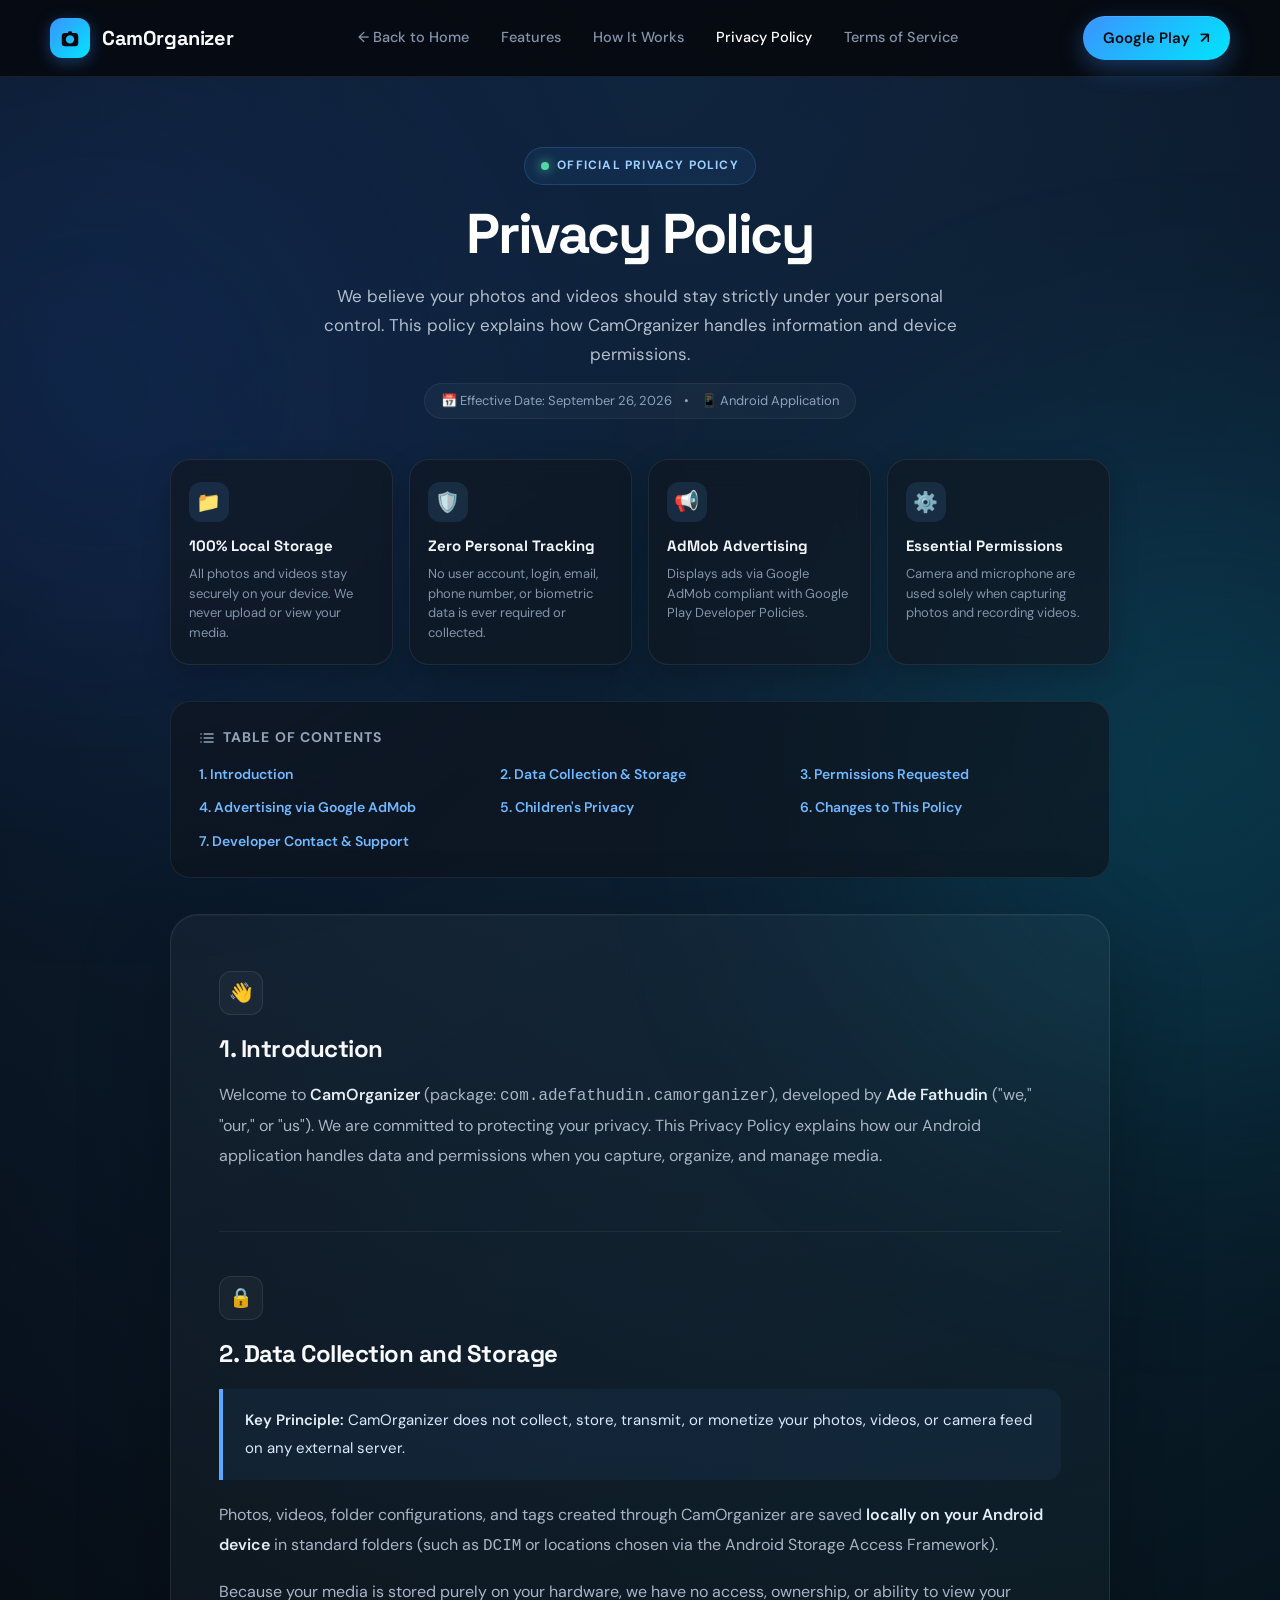
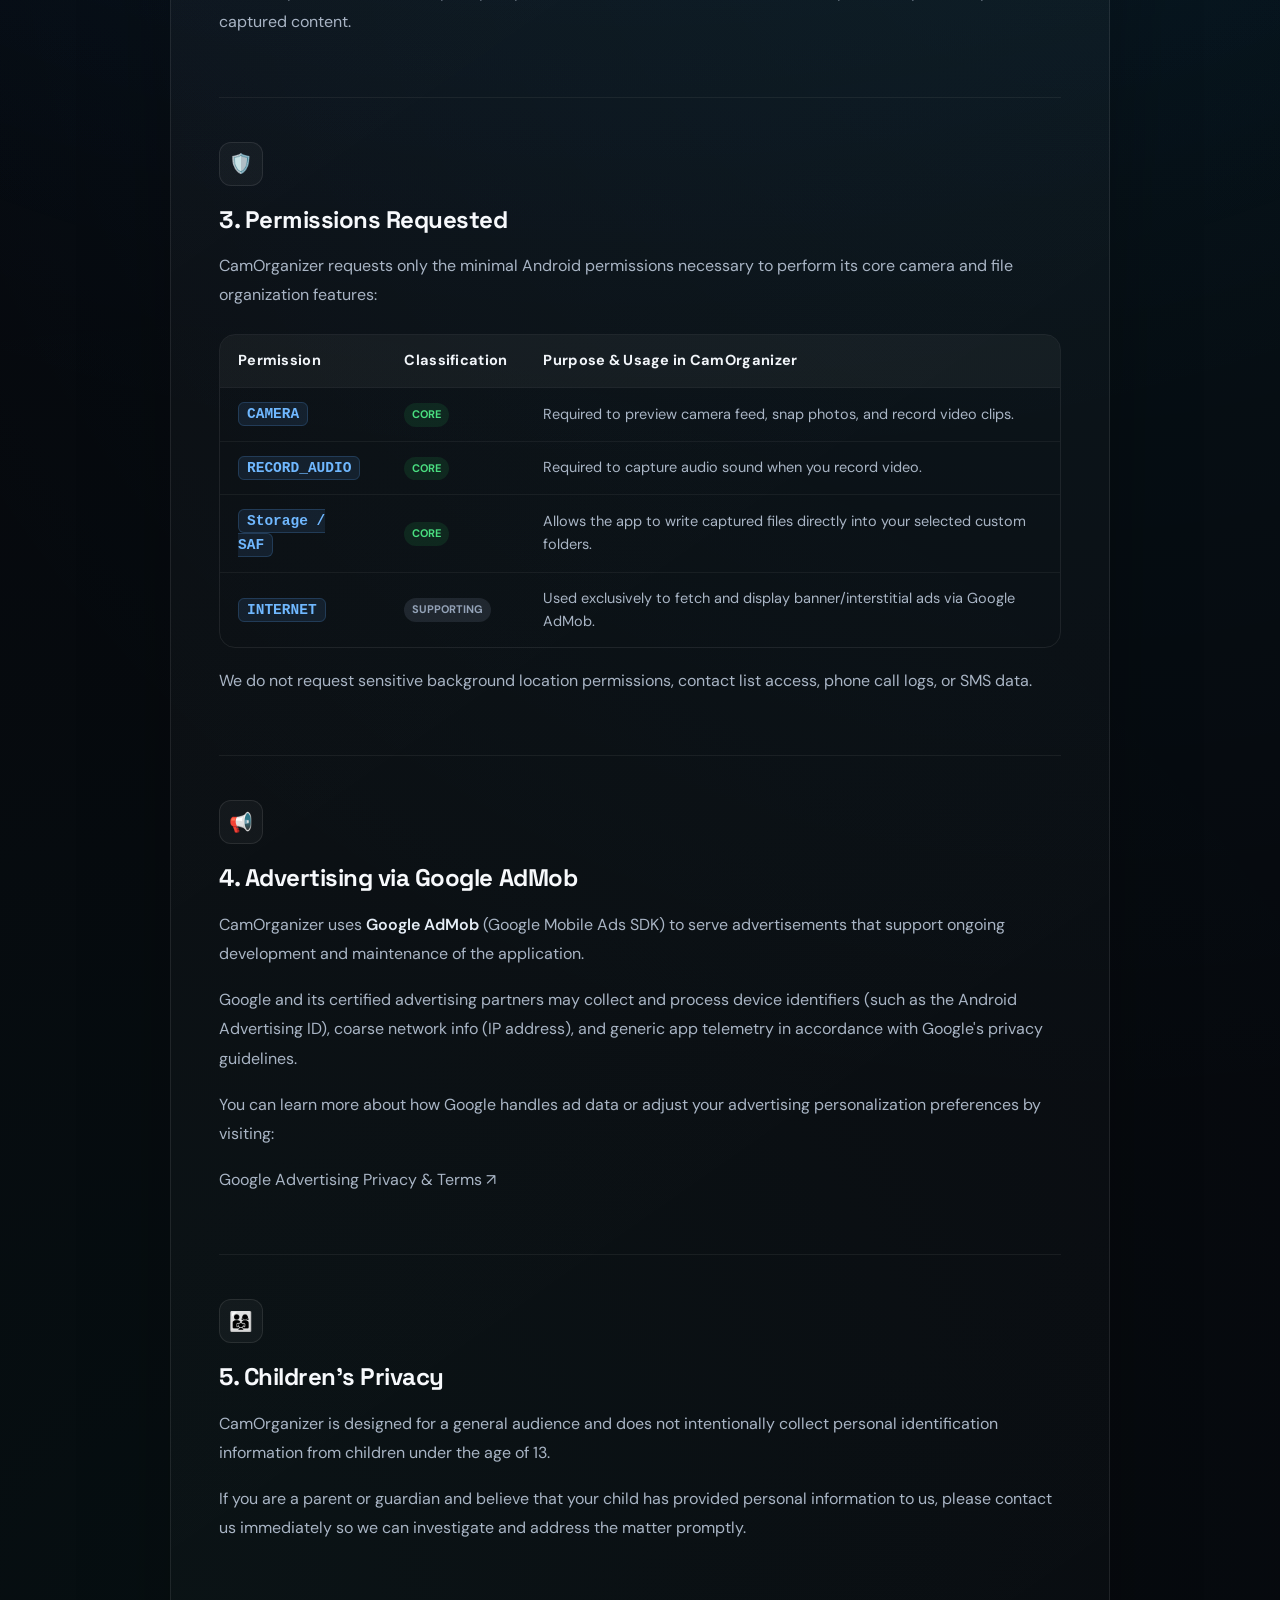
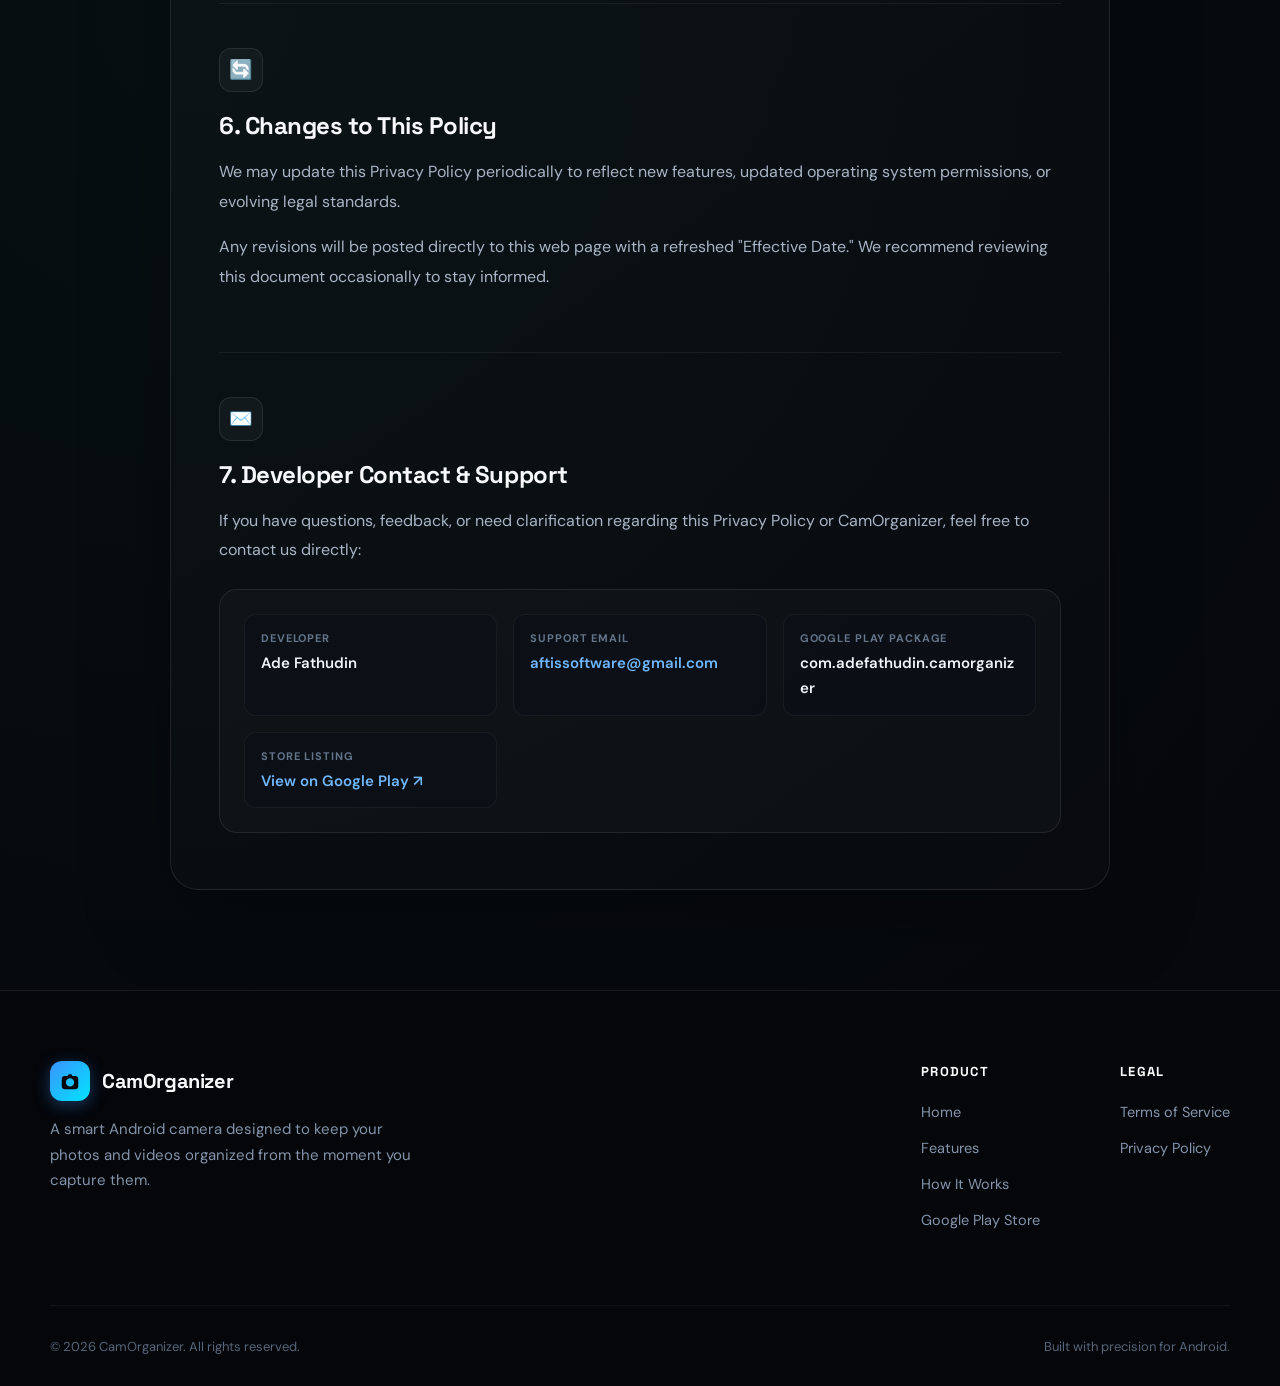
<file: camorganizer/privacy-policy.html>
<!DOCTYPE html>
<html lang="en">
<head>
    <meta charset="UTF-8">
    <meta name="viewport" content="width=device-width, initial-scale=1.0">
    <title>Privacy Policy - CamOrganizer</title>
    <meta name="description" content="Official Privacy Policy for CamOrganizer. Local-first Android camera app with zero external media collection, minimal permissions, and transparent data practices.">
    <meta name="theme-color" content="#080B12">

    <link rel="stylesheet" href="style.css">

    <link rel="preconnect" href="https://fonts.googleapis.com">
    <link rel="preconnect" href="https://fonts.gstatic.com" crossorigin>
    <link href="https://fonts.googleapis.com/css2?family=DM+Sans:wght@400;500;600;700&family=Space+Grotesk:wght@500;600;700&display=swap" rel="stylesheet">

<style>
    /* =========================================
       PRIVACY POLICY PAGE ENHANCEMENTS
    ========================================= */

    .privacy-page {
        min-height: calc(100vh - 76px);
        padding: 70px 0 100px;
        background:
            radial-gradient(
                circle at 50% 0%,
                rgba(52, 151, 255, 0.1),
                transparent 45%
            );
    }

    .privacy-container {
        width: min(940px, calc(100% - 40px));
        margin: 0 auto;
    }

    /* Header */
    .privacy-header {
        margin-bottom: 40px;
        text-align: center;
    }

    .privacy-label {
        display: inline-flex;
        align-items: center;
        gap: 8px;
        margin-bottom: 18px;
        padding: 8px 16px;
        border: 1px solid rgba(83, 166, 255, 0.2);
        border-radius: 999px;
        color: #9dcfff;
        background: rgba(70, 157, 255, 0.08);
        font-size: 12px;
        font-weight: 700;
        letter-spacing: 0.1em;
        text-transform: uppercase;
    }

    .privacy-label-dot {
        width: 8px;
        height: 8px;
        border-radius: 50%;
        background: #55d6a5;
        box-shadow: 0 0 12px #55d6a5;
    }

    .privacy-header h1 {
        margin: 0;
        font-family: "Space Grotesk", sans-serif;
        font-size: clamp(38px, 5vw, 56px);
        line-height: 1.1;
        letter-spacing: -0.04em;
        color: #ffffff;
    }

    .privacy-header p {
        max-width: 660px;
        margin: 18px auto 0;
        color: var(--text-soft);
        font-size: 17px;
        line-height: 1.7;
    }

    .privacy-meta-badge {
        margin-top: 14px;
        display: inline-flex;
        align-items: center;
        gap: 12px;
        font-size: 13px;
        color: #8da2bb;
        background: rgba(255, 255, 255, 0.035);
        border: 1px solid rgba(255, 255, 255, 0.06);
        padding: 6px 16px;
        border-radius: 999px;
    }

    /* SUMMARY CARDS GRID */
    .privacy-summary-grid {
        display: grid;
        grid-template-columns: repeat(auto-fit, minmax(200px, 1fr));
        gap: 16px;
        margin-bottom: 36px;
    }

    .summary-card {
        padding: 22px 18px;
        background: rgba(16, 23, 34, 0.7);
        border: 1px solid rgba(255, 255, 255, 0.08);
        border-radius: 20px;
        backdrop-filter: blur(14px);
        box-shadow: 0 10px 30px rgba(0, 0, 0, 0.2);
        transition: transform 0.25s ease, border-color 0.25s ease;
    }

    .summary-card:hover {
        transform: translateY(-3px);
        border-color: rgba(90, 168, 255, 0.3);
    }

    .summary-card-icon {
        width: 40px;
        height: 40px;
        display: grid;
        place-items: center;
        border-radius: 12px;
        background: rgba(90, 168, 255, 0.12);
        color: #70b8ff;
        font-size: 20px;
        margin-bottom: 12px;
    }

    .summary-card h4 {
        margin: 0 0 6px;
        font-size: 15px;
        font-family: "Space Grotesk", sans-serif;
        color: #f1f5f9;
    }

    .summary-card p {
        margin: 0;
        font-size: 13px;
        line-height: 1.5;
        color: var(--text-muted);
    }

    /* TABLE OF CONTENTS */
    .policy-toc-card {
        background: rgba(14, 20, 30, 0.65);
        border: 1px solid rgba(255, 255, 255, 0.07);
        border-radius: 20px;
        padding: 24px 28px;
        margin-bottom: 36px;
    }

    .policy-toc-card h3 {
        font-size: 14px;
        font-weight: 700;
        text-transform: uppercase;
        letter-spacing: 0.08em;
        color: #94a3b8;
        margin-bottom: 14px;
        display: flex;
        align-items: center;
        gap: 8px;
    }

    .toc-grid {
        display: grid;
        grid-template-columns: repeat(auto-fit, minmax(260px, 1fr));
        gap: 10px 20px;
        list-style: none;
        padding: 0;
        margin: 0;
    }

    .toc-grid a {
        color: #70b8ff;
        font-size: 14px;
        font-weight: 600;
        text-decoration: none;
        transition: color 0.2s ease, transform 0.2s ease;
        display: inline-block;
    }

    .toc-grid a:hover {
        color: #a6d4ff;
        transform: translateX(3px);
    }

    /* Main Policy Article Card */
    .privacy-card {
        padding: 56px 48px;
        border: 1px solid rgba(255, 255, 255, 0.085);
        border-radius: 28px;
        background:
            linear-gradient(
                145deg,
                rgba(255, 255, 255, 0.035),
                rgba(255, 255, 255, 0.012)
            );
        box-shadow:
            0 30px 90px rgba(0, 0, 0, 0.25),
            inset 0 1px 0 rgba(255, 255, 255, 0.03);
    }

    .privacy-section {
        padding: 0 0 44px;
        margin-bottom: 44px;
        border-bottom: 1px solid rgba(255, 255, 255, 0.06);
    }

    .privacy-section:last-child {
        padding-bottom: 0;
        margin-bottom: 0;
        border-bottom: none;
    }

    .privacy-icon {
        width: 44px;
        height: 44px;
        display: grid;
        place-items: center;
        margin-bottom: 18px;
        border: 1px solid rgba(255, 255, 255, 0.09);
        border-radius: 12px;
        background: rgba(255, 255, 255, 0.035);
        font-size: 19px;
    }

    .privacy-section h2 {
        margin: 0 0 16px;
        color: #f7f9fc;
        font-family: "Space Grotesk", sans-serif;
        font-size: 24px;
        line-height: 1.3;
        letter-spacing: -0.02em;
    }

    .privacy-section p {
        margin: 0 0 16px;
        color: #a9b5c5;
        font-size: 16px;
        line-height: 1.85;
    }

    .privacy-section strong {
        color: #e5edf6;
        font-weight: 600;
    }

    /* Structured Permissions Table */
    .permissions-table-wrap {
        overflow-x: auto;
        margin: 24px 0 18px;
        border: 1px solid rgba(255, 255, 255, 0.08);
        border-radius: 16px;
    }

    .permissions-table {
        width: 100%;
        border-collapse: collapse;
        font-size: 14.5px;
        text-align: left;
    }

    .permissions-table th {
        background: rgba(255, 255, 255, 0.04);
        color: #f1f5f9;
        font-weight: 700;
        padding: 14px 18px;
        border-bottom: 1px solid rgba(255, 255, 255, 0.08);
        letter-spacing: 0.02em;
    }

    .permissions-table td {
        padding: 14px 18px;
        border-bottom: 1px solid rgba(255, 255, 255, 0.05);
        color: #a9b5c5;
        line-height: 1.6;
    }

    .permissions-table tr:last-child td {
        border-bottom: none;
    }

    .perm-badge {
        font-family: monospace;
        font-weight: 700;
        color: #70b8ff;
        background: rgba(90, 168, 255, 0.1);
        padding: 3px 8px;
        border-radius: 6px;
        border: 1px solid rgba(90, 168, 255, 0.2);
    }

    .perm-type {
        display: inline-block;
        font-size: 11px;
        font-weight: 700;
        text-transform: uppercase;
        padding: 3px 8px;
        border-radius: 999px;
        background: rgba(34, 197, 94, 0.12);
        color: #4ade80;
    }

    /* Highlight Callout Box */
    .callout-box {
        background: rgba(30, 60, 95, 0.25);
        border-left: 4px solid #5aa8ff;
        border-radius: 0 14px 14px 0;
        padding: 18px 22px;
        margin: 20px 0;
    }

    .callout-box p {
        margin: 0;
        color: #dbeafe;
        font-size: 15px;
    }

    /* Developer Contact Box */
    .privacy-contact-card {
        margin-top: 24px;
        padding: 24px;
        border: 1px solid rgba(255, 255, 255, 0.08);
        border-radius: 18px;
        background: rgba(255, 255, 255, 0.025);
        display: grid;
        grid-template-columns: repeat(auto-fit, minmax(220px, 1fr));
        gap: 16px;
    }

    .contact-cell {
        background: rgba(10, 15, 22, 0.5);
        border: 1px solid rgba(255, 255, 255, 0.05);
        border-radius: 12px;
        padding: 14px 16px;
    }

    .contact-cell-label {
        font-size: 11px;
        text-transform: uppercase;
        letter-spacing: 0.08em;
        color: #64748b;
        font-weight: 700;
        margin-bottom: 4px;
    }

    .contact-cell-val {
        font-size: 15px;
        font-weight: 600;
        color: #f1f5f9;
        word-break: break-all;
    }

    .contact-cell-val a {
        color: #70b8ff;
        text-decoration: none;
    }

    .contact-cell-val a:hover {
        text-decoration: underline;
    }

    @media (max-width: 768px) {
        .privacy-page {
            padding: 50px 0 70px;
        }

        .privacy-card {
            padding: 32px 20px;
            border-radius: 20px;
        }

        .privacy-header h1 {
            font-size: 36px;
        }

        .toc-grid {
            grid-template-columns: 1fr;
        }
    }
</style>
</head>

<body>

    <!-- Ambient Background -->
    <div class="ambient ambient-1"></div>
    <div class="ambient ambient-2"></div>

    <!-- Navigation -->
    <header class="navbar">
        <div class="container nav-container">

            <a href="index.html" class="brand" aria-label="CamOrganizer home">
                <span class="brand-mark">
                    <svg viewBox="0 0 24 24" aria-hidden="true">
                        <path d="M7.5 6.5h2l1.1-2h3l1.1 2h2.8A3.5 3.5 0 0 1 21 10v7.5a3.5 3.5 0 0 1-3.5 3.5h-11A3.5 3.5 0 0 1 3 17.5V10a3.5 3.5 0 0 1 3.5-3.5ZM12 9a4.5 4.5 0 1 0 0 9 4.5 4.5 0 0 0 0-9Z" />
                    </svg>
                </span>
                <span>CamOrganizer</span>
            </a>

            <nav class="nav-links">
                <a href="index.html">← Back to Home</a>
                <a href="index.html#features">Features</a>
                <a href="index.html#how-it-works">How It Works</a>
                <a href="privacy-policy.html" style="color: #ffffff;">Privacy Policy</a>
                <a href="terms-of-service.html">Terms of Service</a>
            </nav>

            <a href="https://play.google.com/store/apps/details?id=com.adefathudin.camorganizer"
                class="btn btn-primary nav-cta" target="_blank" rel="noopener">
                Google Play
                <span>↗</span>
            </a>

            <button class="mobile-menu" type="button" aria-label="Open menu" aria-expanded="false">
                <span></span>
                <span></span>
            </button>

        </div>
    </header>

    <!-- Privacy Policy Main Content -->
    <main class="privacy-page">
        <div class="privacy-container">

            <!-- Header -->
            <header class="privacy-header">
                <div class="privacy-label">
                    <span class="privacy-label-dot"></span>
                    Official Privacy Policy
                </div>

                <h1>Privacy Policy</h1>

                <p>
                    We believe your photos and videos should stay strictly under your personal control. This policy explains how CamOrganizer handles information and device permissions.
                </p>

                <div class="privacy-meta-badge">
                    <span>📅 Effective Date: September 26, 2026</span>
                    <span>•</span>
                    <span>📱 Android Application</span>
                </div>
            </header>

            <!-- 4 Summary Cards -->
            <div class="privacy-summary-grid">
                <div class="summary-card">
                    <div class="summary-card-icon">📁</div>
                    <h4>100% Local Storage</h4>
                    <p>All photos and videos stay securely on your device. We never upload or view your media.</p>
                </div>

                <div class="summary-card">
                    <div class="summary-card-icon">🛡️</div>
                    <h4>Zero Personal Tracking</h4>
                    <p>No user account, login, email, phone number, or biometric data is ever required or collected.</p>
                </div>

                <div class="summary-card">
                    <div class="summary-card-icon">📢</div>
                    <h4>AdMob Advertising</h4>
                    <p>Displays ads via Google AdMob compliant with Google Play Developer Policies.</p>
                </div>

                <div class="summary-card">
                    <div class="summary-card-icon">⚙️</div>
                    <h4>Essential Permissions</h4>
                    <p>Camera and microphone are used solely when capturing photos and recording videos.</p>
                </div>
            </div>

            <!-- Table of Contents -->
            <nav class="policy-toc-card">
                <h3>
                    <svg width="16" height="16" viewBox="0 0 24 24" fill="none" stroke="currentColor" stroke-width="2.5" stroke-linecap="round" stroke-linejoin="round"><line x1="8" y1="6" x2="21" y2="6"/><line x1="8" y1="12" x2="21" y2="12"/><line x1="8" y1="18" x2="21" y2="18"/><line x1="3" y1="6" x2="3.01" y2="6"/><line x1="3" y1="12" x2="3.01" y2="12"/><line x1="3" y1="18" x2="3.01" y2="18"/></svg>
                    Table of Contents
                </h3>
                <div class="toc-grid">
                    <a href="#section-1">1. Introduction</a>
                    <a href="#section-2">2. Data Collection & Storage</a>
                    <a href="#section-3">3. Permissions Requested</a>
                    <a href="#section-4">4. Advertising via Google AdMob</a>
                    <a href="#section-5">5. Children's Privacy</a>
                    <a href="#section-6">6. Changes to This Policy</a>
                    <a href="#section-7">7. Developer Contact & Support</a>
                </div>
            </nav>

            <!-- Policy Body -->
            <article class="privacy-card">

                <!-- 1 -->
                <section class="privacy-section" id="section-1">
                    <div class="privacy-icon">👋</div>
                    <h2>1. Introduction</h2>
                    <p>
                        Welcome to <strong>CamOrganizer</strong> (package: <code>com.adefathudin.camorganizer</code>), developed by <strong>Ade Fathudin</strong> ("we," "our," or "us"). We are committed to protecting your privacy. This Privacy Policy explains how our Android application handles data and permissions when you capture, organize, and manage media.
                    </p>
                </section>

                <!-- 2 -->
                <section class="privacy-section" id="section-2">
                    <div class="privacy-icon">🔒</div>
                    <h2>2. Data Collection and Storage</h2>
                    <div class="callout-box">
                        <p>
                            <strong>Key Principle:</strong> CamOrganizer does not collect, store, transmit, or monetize your photos, videos, or camera feed on any external server.
                        </p>
                    </div>
                    <p>
                        Photos, videos, folder configurations, and tags created through CamOrganizer are saved <strong>locally on your Android device</strong> in standard folders (such as <code>DCIM</code> or locations chosen via the Android Storage Access Framework).
                    </p>
                    <p>
                        Because your media is stored purely on your hardware, we have no access, ownership, or ability to view your captured content.
                    </p>
                </section>

                <!-- 3 -->
                <section class="privacy-section" id="section-3">
                    <div class="privacy-icon">🛡️</div>
                    <h2>3. Permissions Requested</h2>
                    <p>
                        CamOrganizer requests only the minimal Android permissions necessary to perform its core camera and file organization features:
                    </p>

                    <div class="permissions-table-wrap">
                        <table class="permissions-table">
                            <thead>
                                <tr>
                                    <th>Permission</th>
                                    <th>Classification</th>
                                    <th>Purpose & Usage in CamOrganizer</th>
                                </tr>
                            </thead>
                            <tbody>
                                <tr>
                                    <td><span class="perm-badge">CAMERA</span></td>
                                    <td><span class="perm-type">Core</span></td>
                                    <td>Required to preview camera feed, snap photos, and record video clips.</td>
                                </tr>
                                <tr>
                                    <td><span class="perm-badge">RECORD_AUDIO</span></td>
                                    <td><span class="perm-type">Core</span></td>
                                    <td>Required to capture audio sound when you record video.</td>
                                </tr>
                                <tr>
                                    <td><span class="perm-badge">Storage / SAF</span></td>
                                    <td><span class="perm-type">Core</span></td>
                                    <td>Allows the app to write captured files directly into your selected custom folders.</td>
                                </tr>
                                <tr>
                                    <td><span class="perm-badge">INTERNET</span></td>
                                    <td><span class="perm-type" style="background: rgba(148, 163, 184, 0.15); color: #94a3b8;">Supporting</span></td>
                                    <td>Used exclusively to fetch and display banner/interstitial ads via Google AdMob.</td>
                                </tr>
                            </tbody>
                        </table>
                    </div>

                    <p>
                        We do not request sensitive background location permissions, contact list access, phone call logs, or SMS data.
                    </p>
                </section>

                <!-- 4 -->
                <section class="privacy-section" id="section-4">
                    <div class="privacy-icon">📢</div>
                    <h2>4. Advertising via Google AdMob</h2>
                    <p>
                        CamOrganizer uses <strong>Google AdMob</strong> (Google Mobile Ads SDK) to serve advertisements that support ongoing development and maintenance of the application.
                    </p>
                    <p>
                        Google and its certified advertising partners may collect and process device identifiers (such as the Android Advertising ID), coarse network info (IP address), and generic app telemetry in accordance with Google's privacy guidelines.
                    </p>
                    <p>
                        You can learn more about how Google handles ad data or adjust your advertising personalization preferences by visiting:
                    </p>
                    <p>
                        <a class="privacy-link" href="https://policies.google.com/technologies/ads" target="_blank" rel="noopener">
                            Google Advertising Privacy & Terms ↗
                        </a>
                    </p>
                </section>

                <!-- 5 -->
                <section class="privacy-section" id="section-5">
                    <div class="privacy-icon">👨‍👩‍👧</div>
                    <h2>5. Children's Privacy</h2>
                    <p>
                        CamOrganizer is designed for a general audience and does not intentionally collect personal identification information from children under the age of 13.
                    </p>
                    <p>
                        If you are a parent or guardian and believe that your child has provided personal information to us, please contact us immediately so we can investigate and address the matter promptly.
                    </p>
                </section>

                <!-- 6 -->
                <section class="privacy-section" id="section-6">
                    <div class="privacy-icon">🔄</div>
                    <h2>6. Changes to This Policy</h2>
                    <p>
                        We may update this Privacy Policy periodically to reflect new features, updated operating system permissions, or evolving legal standards.
                    </p>
                    <p>
                        Any revisions will be posted directly to this web page with a refreshed "Effective Date." We recommend reviewing this document occasionally to stay informed.
                    </p>
                </section>

                <!-- 7 -->
                <section class="privacy-section" id="section-7">
                    <div class="privacy-icon">✉️</div>
                    <h2>7. Developer Contact & Support</h2>
                    <p>
                        If you have questions, feedback, or need clarification regarding this Privacy Policy or CamOrganizer, feel free to contact us directly:
                    </p>

                    <div class="privacy-contact-card">
                        <div class="contact-cell">
                            <div class="contact-cell-label">Developer</div>
                            <div class="contact-cell-val">Ade Fathudin</div>
                        </div>

                        <div class="contact-cell">
                            <div class="contact-cell-label">Support Email</div>
                            <div class="contact-cell-val">
                                <a href="mailto:aftissoftware@gmail.com">aftissoftware@gmail.com</a>
                            </div>
                        </div>

                        <div class="contact-cell">
                            <div class="contact-cell-label">Google Play Package</div>
                            <div class="contact-cell-val">com.adefathudin.camorganizer</div>
                        </div>

                        <div class="contact-cell">
                            <div class="contact-cell-label">Store Listing</div>
                            <div class="contact-cell-val">
                                <a href="https://play.google.com/store/apps/details?id=com.adefathudin.camorganizer" target="_blank" rel="noopener">View on Google Play ↗</a>
                            </div>
                        </div>
                    </div>
                </section>

            </article>

        </div>
    </main>

    <!-- Footer -->
    <footer class="footer">
        <div class="container footer-main">

            <div class="footer-brand">
                <a href="index.html" class="brand">
                    <span class="brand-mark">
                        <svg viewBox="0 0 24 24" aria-hidden="true">
                            <path d="M7.5 6.5h2l1.1-2h3l1.1 2h2.8A3.5 3.5 0 0 1 21 10v7.5a3.5 3.5 0 0 1-3.5 3.5h-11A3.5 3.5 0 0 1 3 17.5V10a3.5 3.5 0 0 1 3.5-3.5ZM12 9a4.5 4.5 0 1 0 0 9 4.5 4.5 0 0 0 0-9Z" />
                        </svg>
                    </span>
                    <span>CamOrganizer</span>
                </a>
                <p>
                    A smart Android camera designed to keep your photos and videos organized from the moment you capture them.
                </p>
            </div>

            <div class="footer-links">
                <div>
                    <span class="footer-heading">Product</span>
                    <a href="index.html">Home</a>
                    <a href="index.html#features">Features</a>
                    <a href="index.html#how-it-works">How It Works</a>
                    <a href="https://play.google.com/store/apps/details?id=com.adefathudin.camorganizer" target="_blank" rel="noopener">
                        Google Play Store
                    </a>
                </div>

                <div>
                    <span class="footer-heading">Legal</span>
                    <a href="terms-of-service.html">Terms of Service</a>
                    <a href="privacy-policy.html">Privacy Policy</a>
                </div>
            </div>

        </div>

        <div class="container footer-bottom">
            <span>© 2026 CamOrganizer. All rights reserved.</span>
            <span>Built with precision for Android.</span>
        </div>
    </footer>

    <script>
        const menuButton = document.querySelector(".mobile-menu");
        const navLinks = document.querySelector(".nav-links");

        if (menuButton && navLinks) {
            menuButton.addEventListener("click", () => {
                const isOpen = navLinks.classList.toggle("open");
                menuButton.classList.toggle("open", isOpen);
                menuButton.setAttribute("aria-expanded", String(isOpen));
            });

            navLinks.querySelectorAll("a").forEach((link) => {
                link.addEventListener("click", () => {
                    navLinks.classList.remove("open");
                    menuButton.classList.remove("open");
                    menuButton.setAttribute("aria-expanded", "false");
                });
            });
        }
    </script>

</body>
</html>
</file>
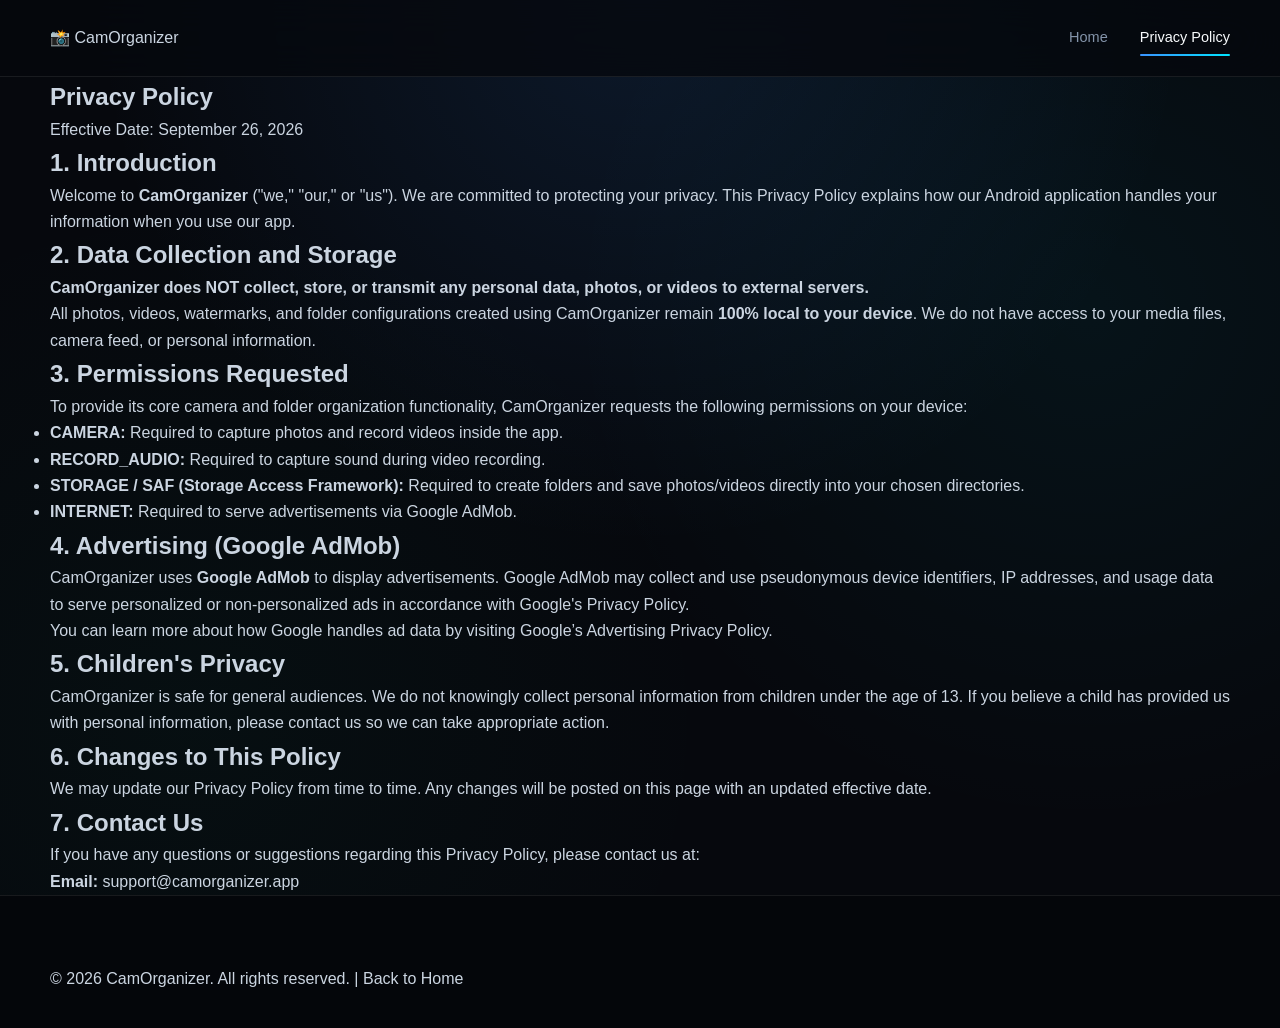
<file: camorganizer/privacy.html>
<!DOCTYPE html>
<html lang="en">
<head>
    <meta charset="UTF-8">
    <meta name="viewport" content="width=device-width, initial-scale=1.0">
    <title>Privacy Policy - CamOrganizer</title>
    <link rel="stylesheet" href="style.css">
    <link rel="preconnect" href="https://fonts.googleapis.com">
    <link rel="preconnect" href="https://fonts.gstatic.com" crossorigin>
    <link href="https://fonts.googleapis.com/css2?family=Inter:wght@300;400;500;600;700&display=swap" rel="stylesheet">
</head>
<body>
    <!-- Navigation -->
    <header class="navbar">
        <div class="container nav-container">
            <a href="index.html" class="logo">
                <span class="logo-icon">📸</span>
                <span class="logo-text">CamOrganizer</span>
            </a>
            <nav class="nav-links">
                <a href="index.html">Home</a>
                <a href="privacy.html" class="active">Privacy Policy</a>
            </nav>
        </div>
    </header>

    <!-- Content -->
    <main class="container page-content">
        <article class="card policy-card">
            <h1>Privacy Policy</h1>
            <p class="last-updated">Effective Date: September 26, 2026</p>

            <section>
                <h2>1. Introduction</h2>
                <p>Welcome to <strong>CamOrganizer</strong> ("we," "our," or "us"). We are committed to protecting your privacy. This Privacy Policy explains how our Android application handles your information when you use our app.</p>
            </section>

            <section>
                <h2>2. Data Collection and Storage</h2>
                <p><strong>CamOrganizer does NOT collect, store, or transmit any personal data, photos, or videos to external servers.</strong></p>
                <p>All photos, videos, watermarks, and folder configurations created using CamOrganizer remain <strong>100% local to your device</strong>. We do not have access to your media files, camera feed, or personal information.</p>
            </section>

            <section>
                <h2>3. Permissions Requested</h2>
                <p>To provide its core camera and folder organization functionality, CamOrganizer requests the following permissions on your device:</p>
                <ul>
                    <li><strong>CAMERA:</strong> Required to capture photos and record videos inside the app.</li>
                    <li><strong>RECORD_AUDIO:</strong> Required to capture sound during video recording.</li>
                    <li><strong>STORAGE / SAF (Storage Access Framework):</strong> Required to create folders and save photos/videos directly into your chosen directories.</li>
                    <li><strong>INTERNET:</strong> Required to serve advertisements via Google AdMob.</li>
                </ul>
            </section>

            <section>
                <h2>4. Advertising (Google AdMob)</h2>
                <p>CamOrganizer uses <strong>Google AdMob</strong> to display advertisements. Google AdMob may collect and use pseudonymous device identifiers, IP addresses, and usage data to serve personalized or non-personalized ads in accordance with Google's Privacy Policy.</p>
                <p>You can learn more about how Google handles ad data by visiting <a href="https://policies.google.com/technologies/ads" target="_blank" rel="noopener">Google’s Advertising Privacy Policy</a>.</p>
            </section>

            <section>
                <h2>5. Children's Privacy</h2>
                <p>CamOrganizer is safe for general audiences. We do not knowingly collect personal information from children under the age of 13. If you believe a child has provided us with personal information, please contact us so we can take appropriate action.</p>
            </section>

            <section>
                <h2>6. Changes to This Policy</h2>
                <p>We may update our Privacy Policy from time to time. Any changes will be posted on this page with an updated effective date.</p>
            </section>

            <section>
                <h2>7. Contact Us</h2>
                <p>If you have any questions or suggestions regarding this Privacy Policy, please contact us at:</p>
                <p><strong>Email:</strong> support@camorganizer.app</p>
            </section>
        </article>
    </main>

    <!-- Footer -->
    <footer class="footer">
        <div class="container copyright">
            <p>&copy; 2026 CamOrganizer. All rights reserved. | <a href="index.html">Back to Home</a></p>
        </div>
    </footer>
</body>
</html>
</file>
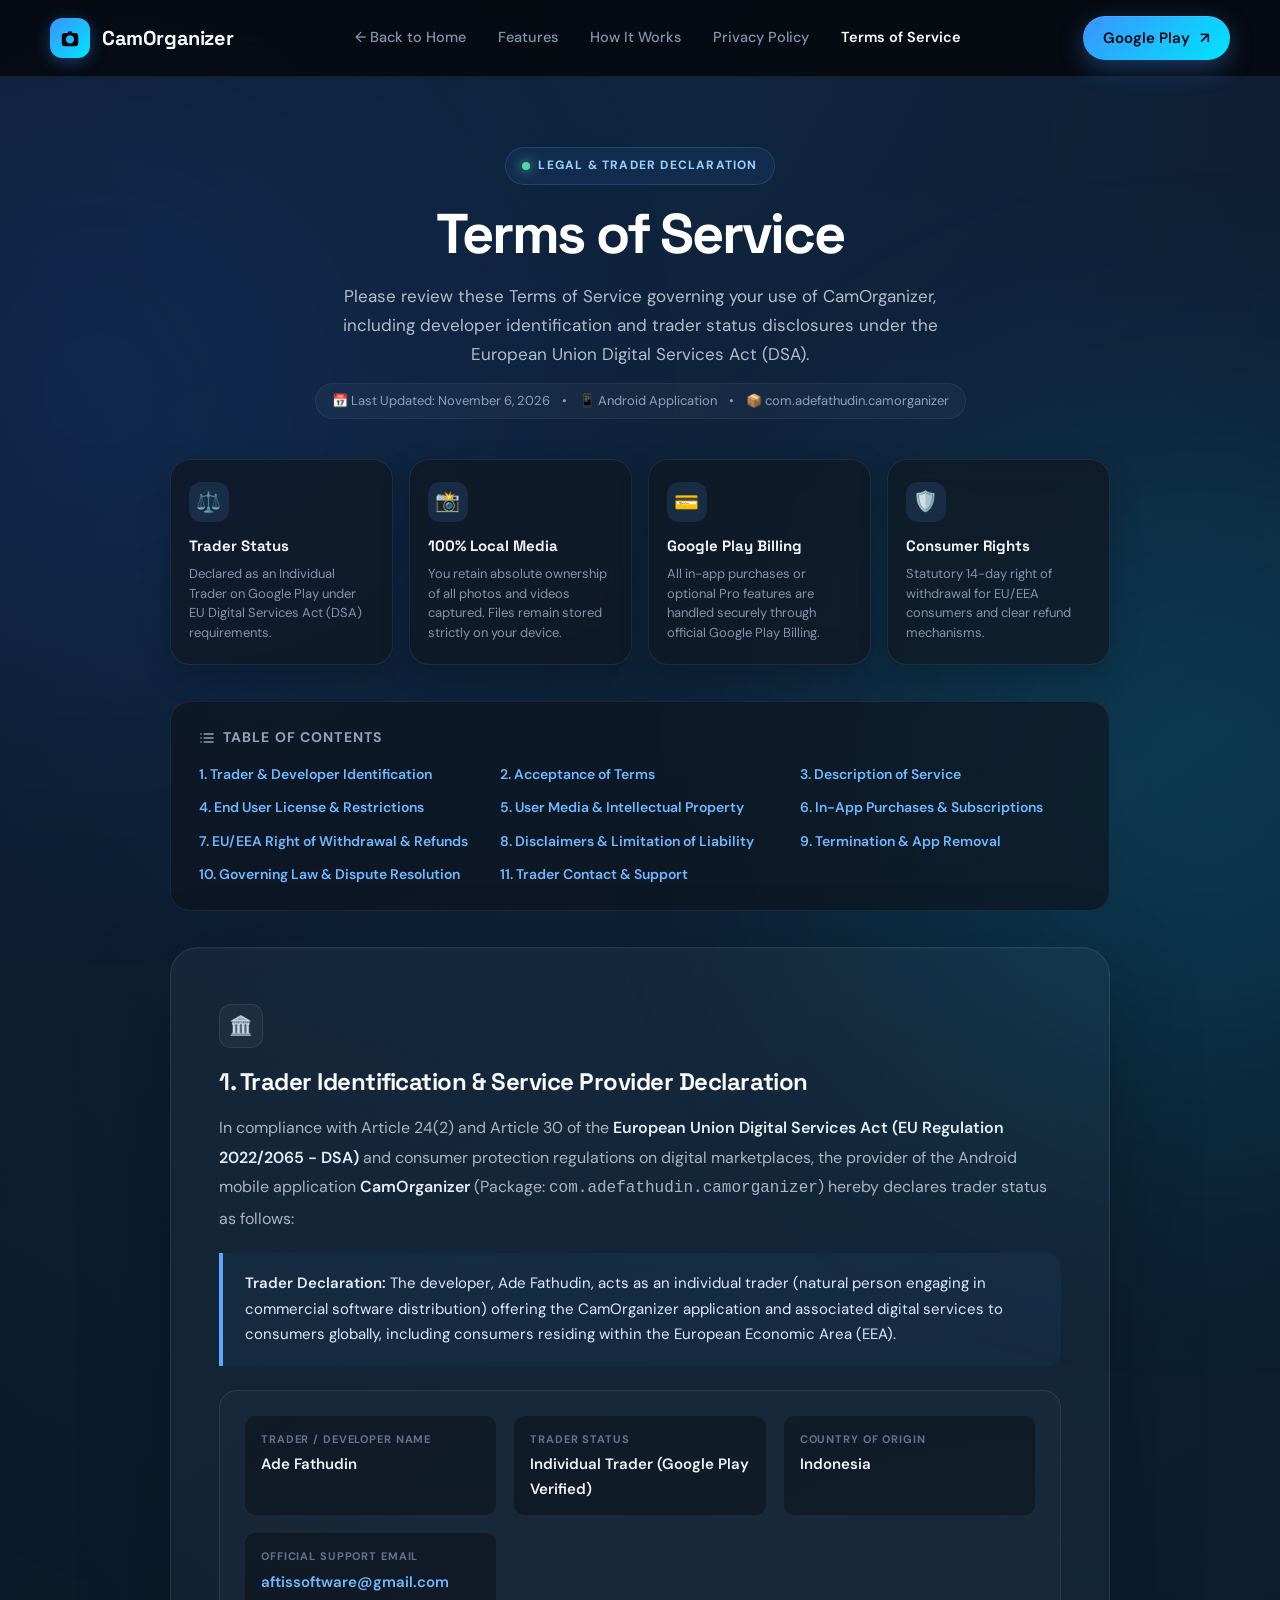
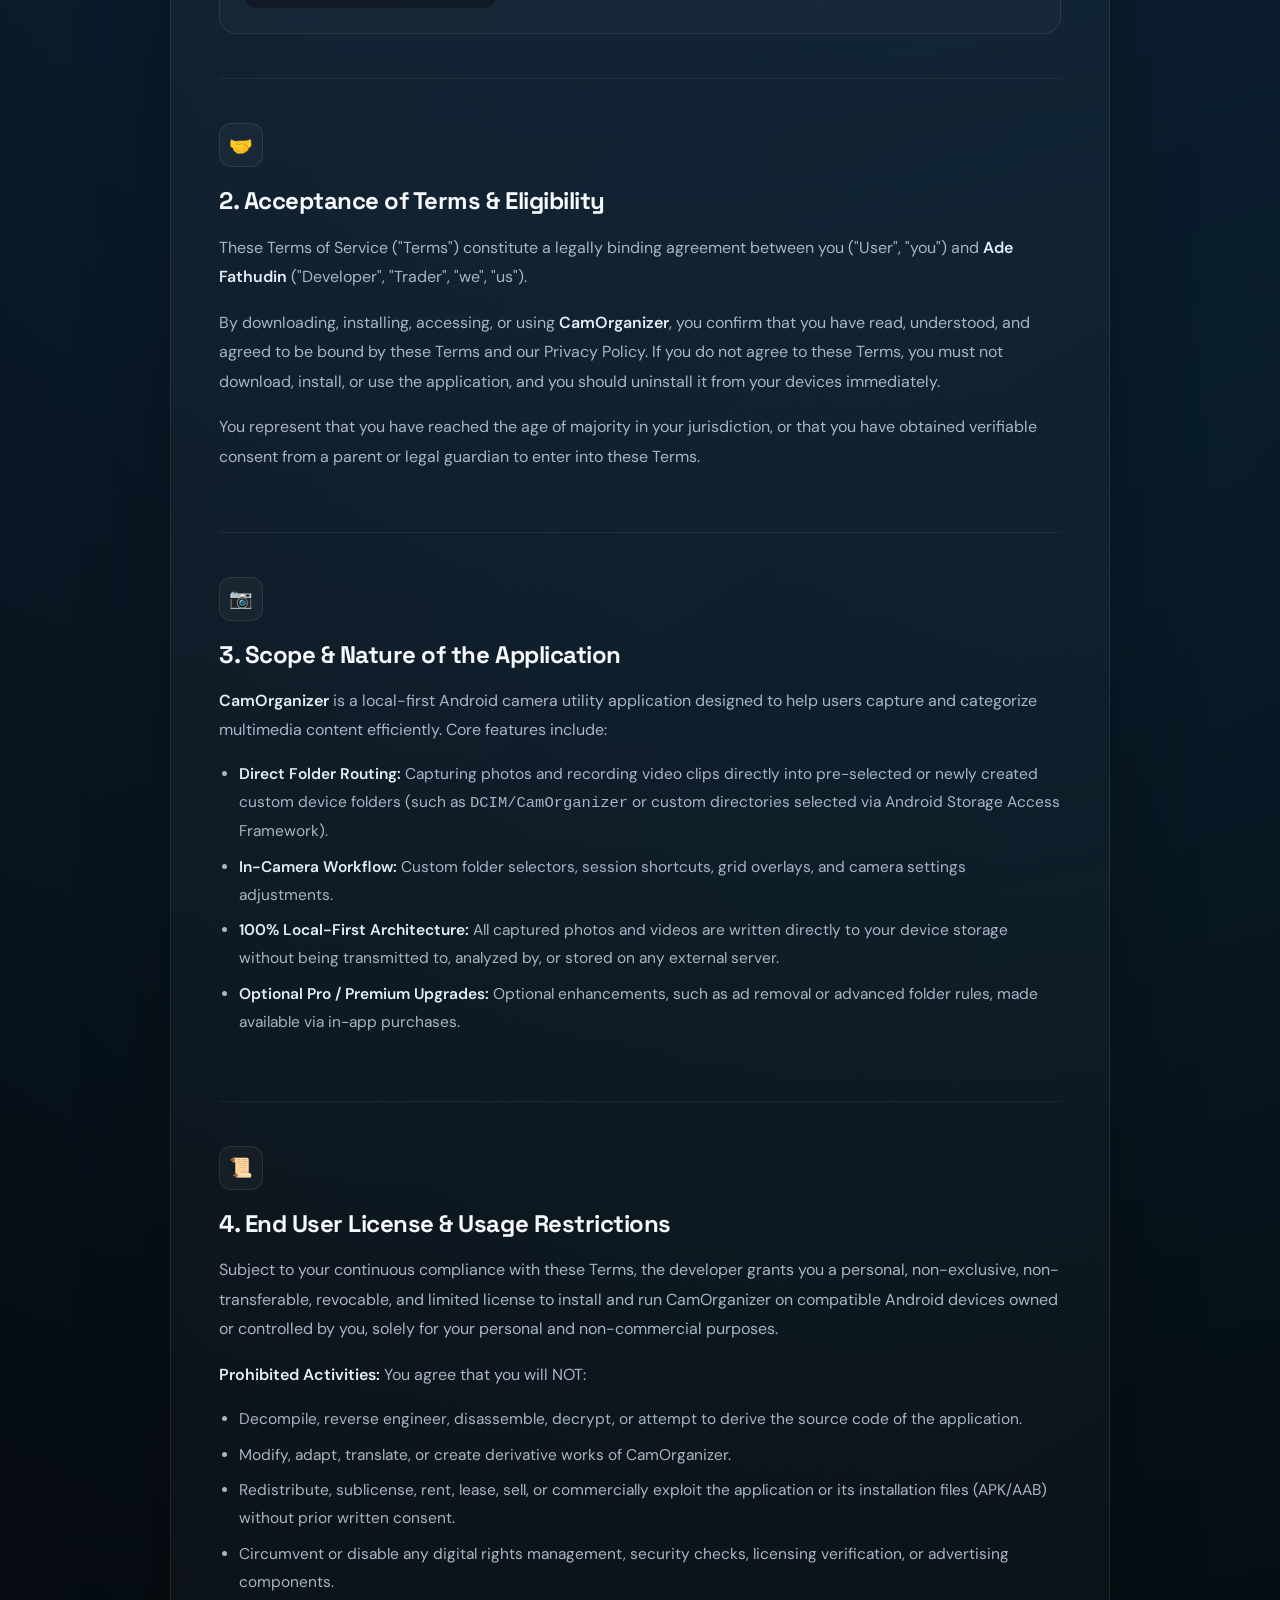
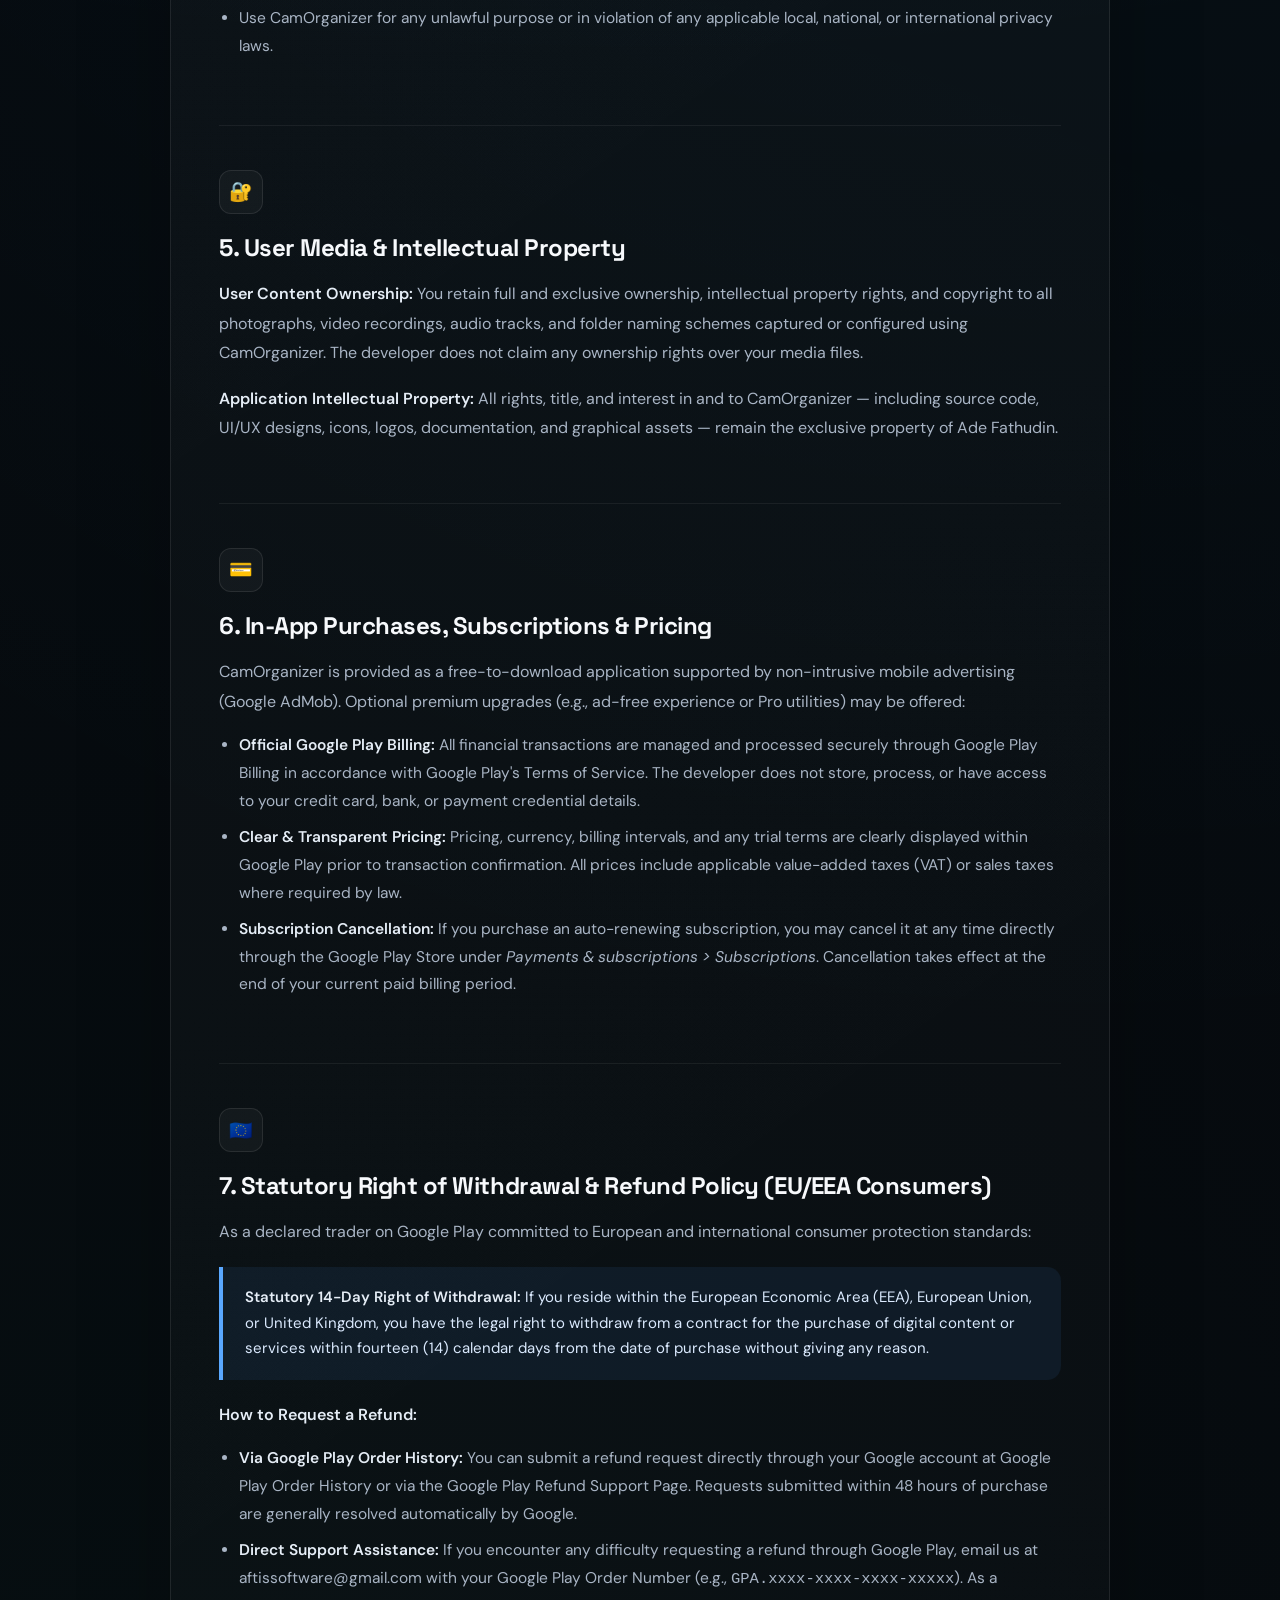
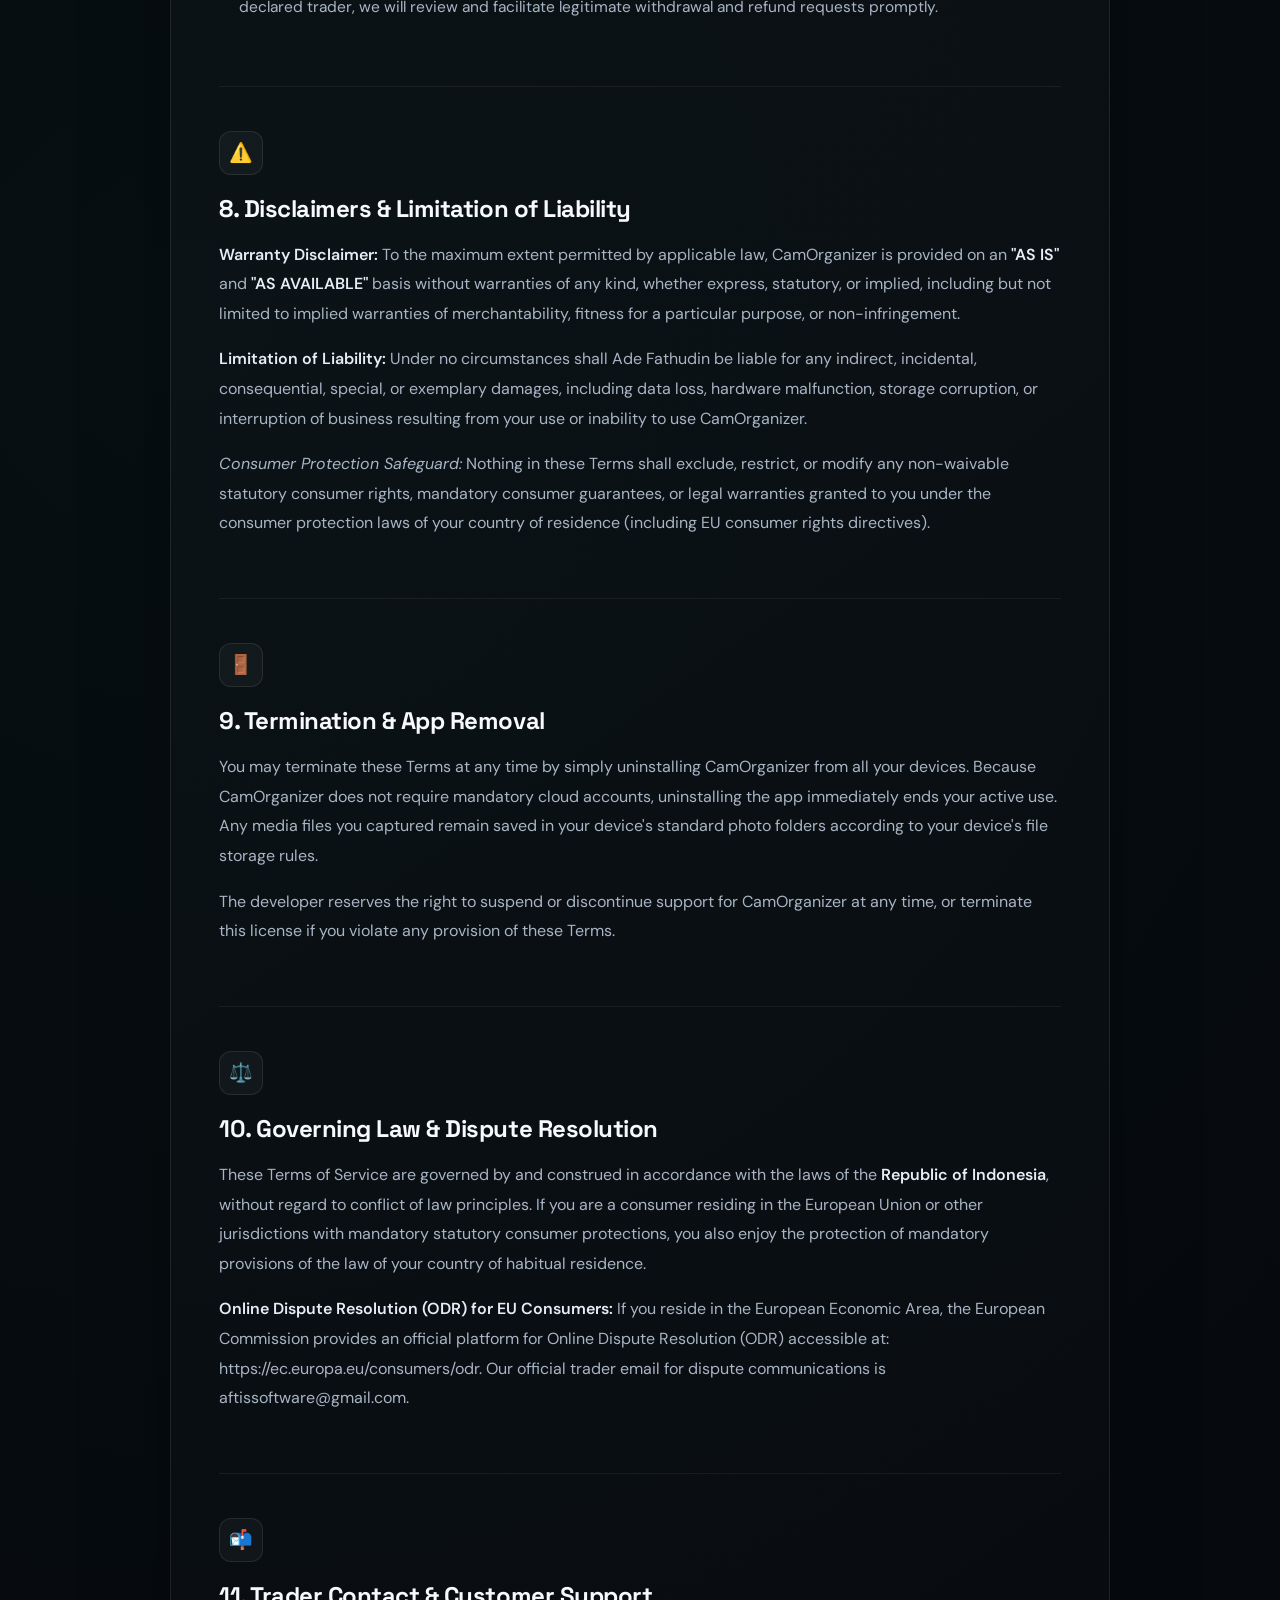
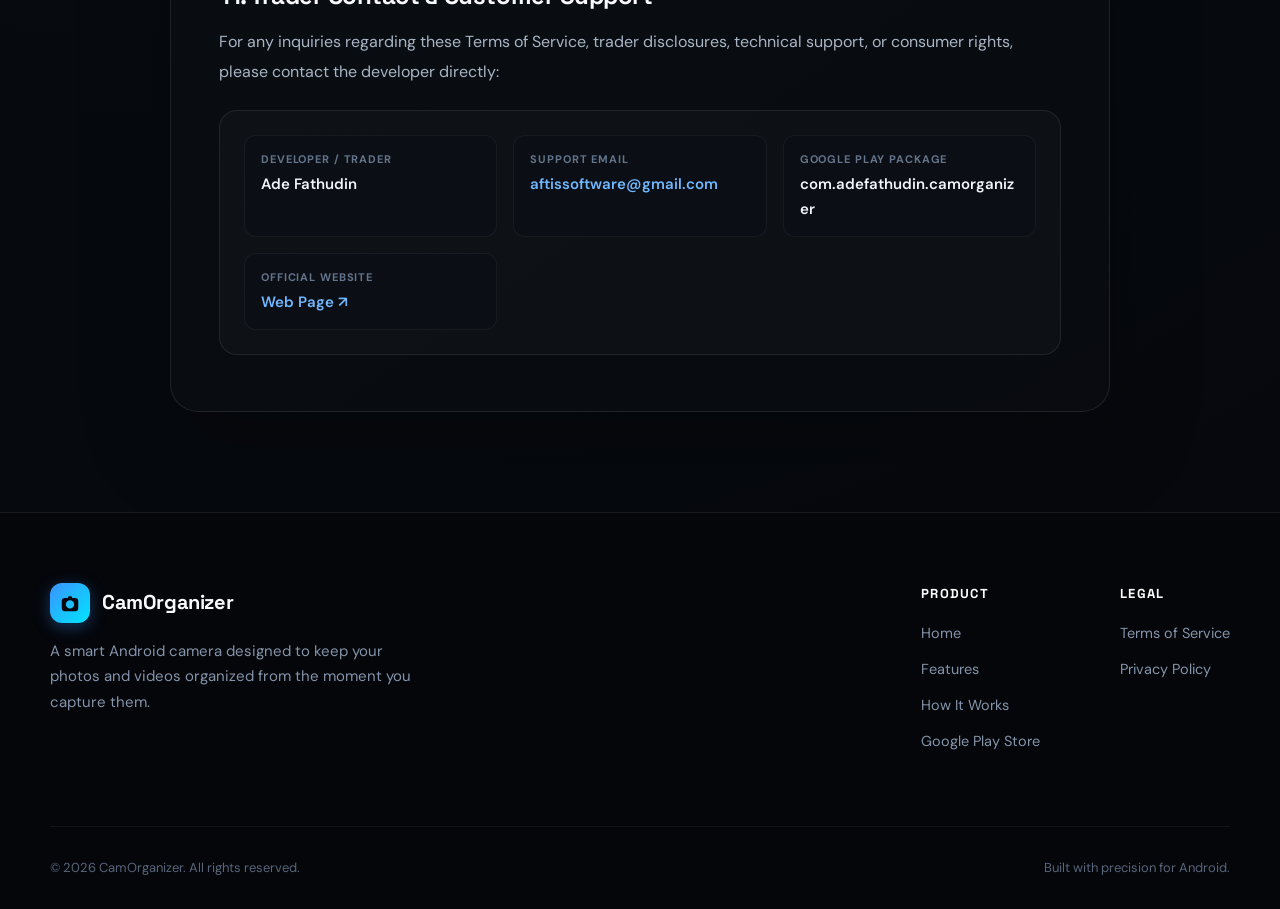
<file: camorganizer/terms-of-service.html>
<!DOCTYPE html>
<html lang="en">

<head>
    <meta charset="UTF-8">
    <meta name="viewport" content="width=device-width, initial-scale=1.0">
    <title>Terms of Service - CamOrganizer</title>
    <meta name="description"
        content="Official Terms of Service and Trader Status Declaration for CamOrganizer under Google Play policies and EU Digital Services Act (DSA).">
    <meta name="theme-color" content="#080B12">

    <link rel="stylesheet" href="style.css">

    <link rel="preconnect" href="https://fonts.googleapis.com">
    <link rel="preconnect" href="https://fonts.gstatic.com" crossorigin>
    <link
        href="https://fonts.googleapis.com/css2?family=DM+Sans:wght@400;500;600;700&family=Space+Grotesk:wght@500;600;700&display=swap"
        rel="stylesheet">

    <style>
        /* =========================================
       TERMS OF SERVICE PAGE STYLES
    ========================================= */

        .privacy-page {
            min-height: calc(100vh - 76px);
            padding: 70px 0 100px;
            background:
                radial-gradient(circle at 50% 0%,
                    rgba(52, 151, 255, 0.1),
                    transparent 45%);
        }

        .privacy-container {
            width: min(940px, calc(100% - 40px));
            margin: 0 auto;
        }

        /* Header */
        .privacy-header {
            margin-bottom: 40px;
            text-align: center;
        }

        .privacy-label {
            display: inline-flex;
            align-items: center;
            gap: 8px;
            margin-bottom: 18px;
            padding: 8px 16px;
            border: 1px solid rgba(83, 166, 255, 0.2);
            border-radius: 999px;
            color: #9dcfff;
            background: rgba(70, 157, 255, 0.08);
            font-size: 12px;
            font-weight: 700;
            letter-spacing: 0.1em;
            text-transform: uppercase;
        }

        .privacy-label-dot {
            width: 8px;
            height: 8px;
            border-radius: 50%;
            background: #55d6a5;
            box-shadow: 0 0 12px #55d6a5;
        }

        .privacy-header h1 {
            margin: 0;
            font-family: "Space Grotesk", sans-serif;
            font-size: clamp(38px, 5vw, 56px);
            line-height: 1.1;
            letter-spacing: -0.04em;
            color: #ffffff;
        }

        .privacy-header p {
            max-width: 660px;
            margin: 18px auto 0;
            color: var(--text-soft);
            font-size: 17px;
            line-height: 1.7;
        }

        .privacy-meta-badge {
            margin-top: 14px;
            display: inline-flex;
            align-items: center;
            gap: 12px;
            font-size: 13px;
            color: #8da2bb;
            background: rgba(255, 255, 255, 0.035);
            border: 1px solid rgba(255, 255, 255, 0.06);
            padding: 6px 16px;
            border-radius: 999px;
        }

        /* SUMMARY CARDS GRID */
        .privacy-summary-grid {
            display: grid;
            grid-template-columns: repeat(auto-fit, minmax(200px, 1fr));
            gap: 16px;
            margin-bottom: 36px;
        }

        .summary-card {
            padding: 22px 18px;
            background: rgba(16, 23, 34, 0.7);
            border: 1px solid rgba(255, 255, 255, 0.08);
            border-radius: 20px;
            backdrop-filter: blur(14px);
            box-shadow: 0 10px 30px rgba(0, 0, 0, 0.2);
            transition: transform 0.25s ease, border-color 0.25s ease;
        }

        .summary-card:hover {
            transform: translateY(-3px);
            border-color: rgba(90, 168, 255, 0.3);
        }

        .summary-card-icon {
            width: 40px;
            height: 40px;
            display: grid;
            place-items: center;
            border-radius: 12px;
            background: rgba(90, 168, 255, 0.12);
            color: #70b8ff;
            font-size: 20px;
            margin-bottom: 12px;
        }

        .summary-card h4 {
            margin: 0 0 6px;
            font-size: 15px;
            font-family: "Space Grotesk", sans-serif;
            color: #f1f5f9;
        }

        .summary-card p {
            margin: 0;
            font-size: 13px;
            line-height: 1.5;
            color: var(--text-muted);
        }

        /* TABLE OF CONTENTS */
        .policy-toc-card {
            background: rgba(14, 20, 30, 0.65);
            border: 1px solid rgba(255, 255, 255, 0.07);
            border-radius: 20px;
            padding: 24px 28px;
            margin-bottom: 36px;
        }

        .policy-toc-card h3 {
            font-size: 14px;
            font-weight: 700;
            text-transform: uppercase;
            letter-spacing: 0.08em;
            color: #94a3b8;
            margin-bottom: 14px;
            display: flex;
            align-items: center;
            gap: 8px;
        }

        .toc-grid {
            display: grid;
            grid-template-columns: repeat(auto-fit, minmax(260px, 1fr));
            gap: 10px 20px;
            list-style: none;
            padding: 0;
            margin: 0;
        }

        .toc-grid a {
            color: #70b8ff;
            font-size: 14px;
            font-weight: 600;
            text-decoration: none;
            transition: color 0.2s ease, transform 0.2s ease;
            display: inline-block;
        }

        .toc-grid a:hover {
            color: #a6d4ff;
            transform: translateX(3px);
        }

        /* Main Card */
        .privacy-card {
            padding: 56px 48px;
            border: 1px solid rgba(255, 255, 255, 0.085);
            border-radius: 28px;
            background:
                linear-gradient(145deg,
                    rgba(255, 255, 255, 0.035),
                    rgba(255, 255, 255, 0.012));
            box-shadow:
                0 30px 90px rgba(0, 0, 0, 0.25),
                inset 0 1px 0 rgba(255, 255, 255, 0.03);
        }

        .privacy-section {
            padding: 0 0 44px;
            margin-bottom: 44px;
            border-bottom: 1px solid rgba(255, 255, 255, 0.06);
        }

        .privacy-section:last-child {
            padding-bottom: 0;
            margin-bottom: 0;
            border-bottom: none;
        }

        .privacy-icon {
            width: 44px;
            height: 44px;
            display: grid;
            place-items: center;
            margin-bottom: 18px;
            border: 1px solid rgba(255, 255, 255, 0.09);
            border-radius: 12px;
            background: rgba(255, 255, 255, 0.035);
            font-size: 19px;
        }

        .privacy-section h2 {
            margin: 0 0 16px;
            color: #f7f9fc;
            font-family: "Space Grotesk", sans-serif;
            font-size: 24px;
            line-height: 1.3;
            letter-spacing: -0.02em;
        }

        .privacy-section p {
            margin: 0 0 16px;
            color: #a9b5c5;
            font-size: 16px;
            line-height: 1.85;
        }

        .privacy-section strong {
            color: #e5edf6;
            font-weight: 600;
        }

        .privacy-section ul {
            margin: 0 0 20px 20px;
            padding: 0;
            color: #a9b5c5;
            font-size: 15.5px;
            line-height: 1.8;
        }

        .privacy-section li {
            margin-bottom: 8px;
        }

        /* Highlight Callout Box */
        .callout-box {
            background: rgba(30, 60, 95, 0.25);
            border-left: 4px solid #5aa8ff;
            border-radius: 0 14px 14px 0;
            padding: 18px 22px;
            margin: 20px 0;
        }

        .callout-box p {
            margin: 0;
            color: #dbeafe;
            font-size: 15px;
            line-height: 1.7;
        }

        /* Developer Contact Box */
        .privacy-contact-card {
            margin-top: 24px;
            padding: 24px;
            border: 1px solid rgba(255, 255, 255, 0.08);
            border-radius: 18px;
            background: rgba(255, 255, 255, 0.025);
            display: grid;
            grid-template-columns: repeat(auto-fit, minmax(220px, 1fr));
            gap: 16px;
        }

        .contact-cell {
            background: rgba(10, 15, 22, 0.5);
            border: 1px solid rgba(255, 255, 255, 0.05);
            border-radius: 12px;
            padding: 14px 16px;
        }

        .contact-cell-label {
            font-size: 11px;
            text-transform: uppercase;
            letter-spacing: 0.08em;
            color: #64748b;
            font-weight: 700;
            margin-bottom: 4px;
        }

        .contact-cell-val {
            font-size: 15px;
            font-weight: 600;
            color: #f1f5f9;
            word-break: break-all;
        }

        .contact-cell-val a {
            color: #70b8ff;
            text-decoration: none;
        }

        .contact-cell-val a:hover {
            text-decoration: underline;
        }

        @media (max-width: 768px) {
            .privacy-page {
                padding: 50px 0 70px;
            }

            .privacy-card {
                padding: 32px 20px;
                border-radius: 20px;
            }

            .privacy-header h1 {
                font-size: 36px;
            }

            .toc-grid {
                grid-template-columns: 1fr;
            }
        }
    </style>
</head>

<body>

    <!-- Ambient Background -->
    <div class="ambient ambient-1"></div>
    <div class="ambient ambient-2"></div>

    <!-- Navigation -->
    <header class="navbar">
        <div class="container nav-container">

            <a href="index.html" class="brand" aria-label="CamOrganizer home">
                <span class="brand-mark">
                    <svg viewBox="0 0 24 24" aria-hidden="true">
                        <path
                            d="M7.5 6.5h2l1.1-2h3l1.1 2h2.8A3.5 3.5 0 0 1 21 10v7.5a3.5 3.5 0 0 1-3.5 3.5h-11A3.5 3.5 0 0 1 3 17.5V10a3.5 3.5 0 0 1 3.5-3.5ZM12 9a4.5 4.5 0 1 0 0 9 4.5 4.5 0 0 0 0-9Z" />
                    </svg>
                </span>
                <span>CamOrganizer</span>
            </a>

            <nav class="nav-links">
                <a href="index.html">← Back to Home</a>
                <a href="index.html#features">Features</a>
                <a href="index.html#how-it-works">How It Works</a>
                <a href="privacy-policy.html">Privacy Policy</a>
                <a href="terms-of-service.html" style="color: #ffffff; font-weight: 600;">Terms of Service</a>
            </nav>

            <a href="https://play.google.com/store/apps/details?id=com.adefathudin.camorganizer"
                class="btn btn-primary nav-cta" target="_blank" rel="noopener">
                Google Play
                <span>↗</span>
            </a>

            <button class="mobile-menu" type="button" aria-label="Open menu" aria-expanded="false">
                <span></span>
                <span></span>
            </button>

        </div>
    </header>

    <!-- Terms of Service Main Content -->
    <main class="privacy-page">
        <div class="privacy-container">

            <!-- Header -->
            <header class="privacy-header">
                <div class="privacy-label">
                    <span class="privacy-label-dot"></span>
                    Legal & Trader Declaration
                </div>

                <h1>Terms of Service</h1>

                <p>
                    Please review these Terms of Service governing your use of CamOrganizer, including developer
                    identification and trader status disclosures under the European Union Digital Services Act (DSA).
                </p>

                <div class="privacy-meta-badge">
                    <span>📅 Last Updated: November 6, 2026</span>
                    <span>•</span>
                    <span>📱 Android Application</span>
                    <span>•</span>
                    <span>📦 com.adefathudin.camorganizer</span>
                </div>
            </header>

            <!-- 4 Summary Cards -->
            <div class="privacy-summary-grid">
                <div class="summary-card">
                    <div class="summary-card-icon">⚖️</div>
                    <h4>Trader Status</h4>
                    <p>Declared as an Individual Trader on Google Play under EU Digital Services Act (DSA) requirements.
                    </p>
                </div>

                <div class="summary-card">
                    <div class="summary-card-icon">📸</div>
                    <h4>100% Local Media</h4>
                    <p>You retain absolute ownership of all photos and videos captured. Files remain stored strictly on
                        your device.</p>
                </div>

                <div class="summary-card">
                    <div class="summary-card-icon">💳</div>
                    <h4>Google Play Billing</h4>
                    <p>All in-app purchases or optional Pro features are handled securely through official Google Play
                        Billing.</p>
                </div>

                <div class="summary-card">
                    <div class="summary-card-icon">🛡️</div>
                    <h4>Consumer Rights</h4>
                    <p>Statutory 14-day right of withdrawal for EU/EEA consumers and clear refund mechanisms.</p>
                </div>
            </div>

            <!-- Table of Contents -->
            <nav class="policy-toc-card">
                <h3>
                    <svg width="16" height="16" viewBox="0 0 24 24" fill="none" stroke="currentColor" stroke-width="2.5"
                        stroke-linecap="round" stroke-linejoin="round">
                        <line x1="8" y1="6" x2="21" y2="6" />
                        <line x1="8" y1="12" x2="21" y2="12" />
                        <line x1="8" y1="18" x2="21" y2="18" />
                        <line x1="3" y1="6" x2="3.01" y2="6" />
                        <line x1="3" y1="12" x2="3.01" y2="12" />
                        <line x1="3" y1="18" x2="3.01" y2="18" />
                    </svg>
                    Table of Contents
                </h3>
                <div class="toc-grid">
                    <a href="#section-1">1. Trader & Developer Identification</a>
                    <a href="#section-2">2. Acceptance of Terms</a>
                    <a href="#section-3">3. Description of Service</a>
                    <a href="#section-4">4. End User License & Restrictions</a>
                    <a href="#section-5">5. User Media & Intellectual Property</a>
                    <a href="#section-6">6. In-App Purchases & Subscriptions</a>
                    <a href="#section-7">7. EU/EEA Right of Withdrawal & Refunds</a>
                    <a href="#section-8">8. Disclaimers & Limitation of Liability</a>
                    <a href="#section-9">9. Termination & App Removal</a>
                    <a href="#section-10">10. Governing Law & Dispute Resolution</a>
                    <a href="#section-11">11. Trader Contact & Support</a>
                </div>
            </nav>

            <!-- Terms Body -->
            <article class="privacy-card">

                <!-- 1 -->
                <section class="privacy-section" id="section-1">
                    <div class="privacy-icon">🏛️</div>
                    <h2>1. Trader Identification & Service Provider Declaration</h2>
                    <p>
                        In compliance with Article 24(2) and Article 30 of the <strong>European Union Digital Services
                            Act (EU Regulation 2022/2065 - DSA)</strong> and consumer protection regulations on digital
                        marketplaces, the provider of the Android mobile application <strong>CamOrganizer</strong>
                        (Package: <code>com.adefathudin.camorganizer</code>) hereby declares trader status as follows:
                    </p>

                    <div class="callout-box">
                        <p>
                            <strong>Trader Declaration:</strong> The developer, Ade Fathudin, acts as an individual
                            trader (natural person engaging in commercial software distribution) offering the
                            CamOrganizer application and associated digital services to consumers globally, including
                            consumers residing within the European Economic Area (EEA).
                        </p>
                    </div>

                    <div class="privacy-contact-card">
                        <div class="contact-cell">
                            <div class="contact-cell-label">Trader / Developer Name</div>
                            <div class="contact-cell-val">Ade Fathudin</div>
                        </div>

                        <div class="contact-cell">
                            <div class="contact-cell-label">Trader Status</div>
                            <div class="contact-cell-val">Individual Trader (Google Play Verified)</div>
                        </div>

                        <div class="contact-cell">
                            <div class="contact-cell-label">Country of Origin</div>
                            <div class="contact-cell-val">Indonesia</div>
                        </div>

                        <div class="contact-cell">
                            <div class="contact-cell-label">Official Support Email</div>
                            <div class="contact-cell-val">
                                <a href="mailto:aftissoftware@gmail.com">aftissoftware@gmail.com</a>
                            </div>
                        </div>
                    </div>
                </section>

                <!-- 2 -->
                <section class="privacy-section" id="section-2">
                    <div class="privacy-icon">🤝</div>
                    <h2>2. Acceptance of Terms & Eligibility</h2>
                    <p>
                        These Terms of Service ("Terms") constitute a legally binding agreement between you ("User",
                        "you") and <strong>Ade Fathudin</strong> ("Developer", "Trader", "we", "us").
                    </p>
                    <p>
                        By downloading, installing, accessing, or using <strong>CamOrganizer</strong>, you confirm that
                        you have read, understood, and agreed to be bound by these Terms and our <a
                            href="privacy-policy.html">Privacy Policy</a>. If you do not agree to these Terms, you must
                        not download, install, or use the application, and you should uninstall it from your devices
                        immediately.
                    </p>
                    <p>
                        You represent that you have reached the age of majority in your jurisdiction, or that you have
                        obtained verifiable consent from a parent or legal guardian to enter into these Terms.
                    </p>
                </section>

                <!-- 3 -->
                <section class="privacy-section" id="section-3">
                    <div class="privacy-icon">📷</div>
                    <h2>3. Scope & Nature of the Application</h2>
                    <p>
                        <strong>CamOrganizer</strong> is a local-first Android camera utility application designed to
                        help users capture and categorize multimedia content efficiently. Core features include:
                    </p>
                    <ul>
                        <li><strong>Direct Folder Routing:</strong> Capturing photos and recording video clips directly
                            into pre-selected or newly created custom device folders (such as
                            <code>DCIM/CamOrganizer</code> or custom directories selected via Android Storage Access
                            Framework).</li>
                        <li><strong>In-Camera Workflow:</strong> Custom folder selectors, session shortcuts, grid
                            overlays, and camera settings adjustments.</li>
                        <li><strong>100% Local-First Architecture:</strong> All captured photos and videos are written
                            directly to your device storage without being transmitted to, analyzed by, or stored on any
                            external server.</li>
                        <li><strong>Optional Pro / Premium Upgrades:</strong> Optional enhancements, such as ad removal
                            or advanced folder rules, made available via in-app purchases.</li>
                    </ul>
                </section>

                <!-- 4 -->
                <section class="privacy-section" id="section-4">
                    <div class="privacy-icon">📜</div>
                    <h2>4. End User License & Usage Restrictions</h2>
                    <p>
                        Subject to your continuous compliance with these Terms, the developer grants you a personal,
                        non-exclusive, non-transferable, revocable, and limited license to install and run CamOrganizer
                        on compatible Android devices owned or controlled by you, solely for your personal and
                        non-commercial purposes.
                    </p>
                    <p>
                        <strong>Prohibited Activities:</strong> You agree that you will NOT:
                    </p>
                    <ul>
                        <li>Decompile, reverse engineer, disassemble, decrypt, or attempt to derive the source code of
                            the application.</li>
                        <li>Modify, adapt, translate, or create derivative works of CamOrganizer.</li>
                        <li>Redistribute, sublicense, rent, lease, sell, or commercially exploit the application or its
                            installation files (APK/AAB) without prior written consent.</li>
                        <li>Circumvent or disable any digital rights management, security checks, licensing
                            verification, or advertising components.</li>
                        <li>Use CamOrganizer for any unlawful purpose or in violation of any applicable local, national,
                            or international privacy laws.</li>
                    </ul>
                </section>

                <!-- 5 -->
                <section class="privacy-section" id="section-5">
                    <div class="privacy-icon">🔐</div>
                    <h2>5. User Media & Intellectual Property</h2>
                    <p>
                        <strong>User Content Ownership:</strong> You retain full and exclusive ownership, intellectual
                        property rights, and copyright to all photographs, video recordings, audio tracks, and folder
                        naming schemes captured or configured using CamOrganizer. The developer does not claim any
                        ownership rights over your media files.
                    </p>
                    <p>
                        <strong>Application Intellectual Property:</strong> All rights, title, and interest in and to
                        CamOrganizer — including source code, UI/UX designs, icons, logos, documentation, and graphical
                        assets — remain the exclusive property of Ade Fathudin.
                    </p>
                </section>

                <!-- 6 -->
                <section class="privacy-section" id="section-6">
                    <div class="privacy-icon">💳</div>
                    <h2>6. In-App Purchases, Subscriptions & Pricing</h2>
                    <p>
                        CamOrganizer is provided as a free-to-download application supported by non-intrusive mobile
                        advertising (Google AdMob). Optional premium upgrades (e.g., ad-free experience or Pro
                        utilities) may be offered:
                    </p>
                    <ul>
                        <li><strong>Official Google Play Billing:</strong> All financial transactions are managed and
                            processed securely through Google Play Billing in accordance with Google Play's Terms of
                            Service. The developer does not store, process, or have access to your credit card, bank, or
                            payment credential details.</li>
                        <li><strong>Clear & Transparent Pricing:</strong> Pricing, currency, billing intervals, and any
                            trial terms are clearly displayed within Google Play prior to transaction confirmation. All
                            prices include applicable value-added taxes (VAT) or sales taxes where required by law.</li>
                        <li><strong>Subscription Cancellation:</strong> If you purchase an auto-renewing subscription,
                            you may cancel it at any time directly through the Google Play Store under <em>Payments
                                &amp; subscriptions &gt; Subscriptions</em>. Cancellation takes effect at the end of
                            your current paid billing period.</li>
                    </ul>
                </section>

                <!-- 7 -->
                <section class="privacy-section" id="section-7">
                    <div class="privacy-icon">🇪🇺</div>
                    <h2>7. Statutory Right of Withdrawal & Refund Policy (EU/EEA Consumers)</h2>
                    <p>
                        As a declared trader on Google Play committed to European and international consumer protection
                        standards:
                    </p>
                    <div class="callout-box">
                        <p>
                            <strong>Statutory 14-Day Right of Withdrawal:</strong> If you reside within the European
                            Economic Area (EEA), European Union, or United Kingdom, you have the legal right to withdraw
                            from a contract for the purchase of digital content or services within fourteen (14)
                            calendar days from the date of purchase without giving any reason.
                        </p>
                    </div>
                    <p>
                        <strong>How to Request a Refund:</strong>
                    </p>
                    <ul>
                        <li><strong>Via Google Play Order History:</strong> You can submit a refund request directly
                            through your Google account at <a href="https://play.google.com/store/account/orderhistory"
                                target="_blank" rel="noopener">Google Play Order History</a> or via the <a
                                href="https://support.google.com/googleplay/answer/2479637" target="_blank"
                                rel="noopener">Google Play Refund Support Page</a>. Requests submitted within 48 hours
                            of purchase are generally resolved automatically by Google.</li>
                        <li><strong>Direct Support Assistance:</strong> If you encounter any difficulty requesting a
                            refund through Google Play, email us at <a
                                href="mailto:aftissoftware@gmail.com">aftissoftware@gmail.com</a> with your Google Play
                            Order Number (e.g., <code>GPA.xxxx-xxxx-xxxx-xxxxx</code>). As a declared trader, we will
                            review and facilitate legitimate withdrawal and refund requests promptly.</li>
                    </ul>
                </section>

                <!-- 8 -->
                <section class="privacy-section" id="section-8">
                    <div class="privacy-icon">⚠️</div>
                    <h2>8. Disclaimers & Limitation of Liability</h2>
                    <p>
                        <strong>Warranty Disclaimer:</strong> To the maximum extent permitted by applicable law,
                        CamOrganizer is provided on an <strong>"AS IS"</strong> and <strong>"AS AVAILABLE"</strong>
                        basis without warranties of any kind, whether express, statutory, or implied, including but not
                        limited to implied warranties of merchantability, fitness for a particular purpose, or
                        non-infringement.
                    </p>
                    <p>
                        <strong>Limitation of Liability:</strong> Under no circumstances shall Ade Fathudin be liable
                        for any indirect, incidental, consequential, special, or exemplary damages, including data loss,
                        hardware malfunction, storage corruption, or interruption of business resulting from your use or
                        inability to use CamOrganizer.
                    </p>
                    <p>
                        <em>Consumer Protection Safeguard:</em> Nothing in these Terms shall exclude, restrict, or
                        modify any non-waivable statutory consumer rights, mandatory consumer guarantees, or legal
                        warranties granted to you under the consumer protection laws of your country of residence
                        (including EU consumer rights directives).
                    </p>
                </section>

                <!-- 9 -->
                <section class="privacy-section" id="section-9">
                    <div class="privacy-icon">🚪</div>
                    <h2>9. Termination & App Removal</h2>
                    <p>
                        You may terminate these Terms at any time by simply uninstalling CamOrganizer from all your
                        devices. Because CamOrganizer does not require mandatory cloud accounts, uninstalling the app
                        immediately ends your active use. Any media files you captured remain saved in your device's
                        standard photo folders according to your device's file storage rules.
                    </p>
                    <p>
                        The developer reserves the right to suspend or discontinue support for CamOrganizer at any time,
                        or terminate this license if you violate any provision of these Terms.
                    </p>
                </section>

                <!-- 10 -->
                <section class="privacy-section" id="section-10">
                    <div class="privacy-icon">⚖️</div>
                    <h2>10. Governing Law & Dispute Resolution</h2>
                    <p>
                        These Terms of Service are governed by and construed in accordance with the laws of the
                        <strong>Republic of Indonesia</strong>, without regard to conflict of law principles. If you are
                        a consumer residing in the European Union or other jurisdictions with mandatory statutory
                        consumer protections, you also enjoy the protection of mandatory provisions of the law of your
                        country of habitual residence.
                    </p>
                    <p>
                        <strong>Online Dispute Resolution (ODR) for EU Consumers:</strong> If you reside in the European
                        Economic Area, the European Commission provides an official platform for Online Dispute
                        Resolution (ODR) accessible at: <a href="https://ec.europa.eu/consumers/odr" target="_blank"
                            rel="noopener">https://ec.europa.eu/consumers/odr</a>. Our official trader email for dispute
                        communications is <a href="mailto:aftissoftware@gmail.com">aftissoftware@gmail.com</a>.
                    </p>
                </section>

                <!-- 11 -->
                <section class="privacy-section" id="section-11">
                    <div class="privacy-icon">📬</div>
                    <h2>11. Trader Contact & Customer Support</h2>
                    <p>
                        For any inquiries regarding these Terms of Service, trader disclosures, technical support, or
                        consumer rights, please contact the developer directly:
                    </p>

                    <div class="privacy-contact-card">
                        <div class="contact-cell">
                            <div class="contact-cell-label">Developer / Trader</div>
                            <div class="contact-cell-val">Ade Fathudin</div>
                        </div>

                        <div class="contact-cell">
                            <div class="contact-cell-label">Support Email</div>
                            <div class="contact-cell-val">
                                <a href="mailto:aftissoftware@gmail.com">aftissoftware@gmail.com</a>
                            </div>
                        </div>

                        <div class="contact-cell">
                            <div class="contact-cell-label">Google Play Package</div>
                            <div class="contact-cell-val">com.adefathudin.camorganizer</div>
                        </div>

                        <div class="contact-cell">
                            <div class="contact-cell-label">Official Website</div>
                            <div class="contact-cell-val">
                                <a href="https://app.adefathudin.my.id/camorganizer/" target="_blank" rel="noopener">Web
                                    Page ↗</a>
                            </div>
                        </div>
                    </div>
                </section>

            </article>

        </div>
    </main>

    <!-- Footer -->
    <footer class="footer">
        <div class="container footer-main">

            <div class="footer-brand">
                <a href="index.html" class="brand">
                    <span class="brand-mark">
                        <svg viewBox="0 0 24 24" aria-hidden="true">
                            <path
                                d="M7.5 6.5h2l1.1-2h3l1.1 2h2.8A3.5 3.5 0 0 1 21 10v7.5a3.5 3.5 0 0 1-3.5 3.5h-11A3.5 3.5 0 0 1 3 17.5V10a3.5 3.5 0 0 1 3.5-3.5ZM12 9a4.5 4.5 0 1 0 0 9 4.5 4.5 0 0 0 0-9Z" />
                        </svg>
                    </span>
                    <span>CamOrganizer</span>
                </a>
                <p>
                    A smart Android camera designed to keep your photos and videos organized from the moment you capture
                    them.
                </p>
            </div>

            <div class="footer-links">
                <div>
                    <span class="footer-heading">Product</span>
                    <a href="index.html">Home</a>
                    <a href="index.html#features">Features</a>
                    <a href="index.html#how-it-works">How It Works</a>
                    <a href="https://play.google.com/store/apps/details?id=com.adefathudin.camorganizer" target="_blank"
                        rel="noopener">
                        Google Play Store
                    </a>
                </div>

                <div>
                    <span class="footer-heading">Legal</span>
                    <a href="terms-of-service.html">Terms of Service</a>
                    <a href="privacy-policy.html">Privacy Policy</a>
                </div>
            </div>

        </div>

        <div class="container footer-bottom">
            <span>© 2026 CamOrganizer. All rights reserved.</span>
            <span>Built with precision for Android.</span>
        </div>
    </footer>

    <script>
        const menuButton = document.querySelector(".mobile-menu");
        const navLinks = document.querySelector(".nav-links");

        if (menuButton && navLinks) {
            menuButton.addEventListener("click", () => {
                const isOpen = navLinks.classList.toggle("open");
                menuButton.classList.toggle("open", isOpen);
                menuButton.setAttribute("aria-expanded", String(isOpen));
            });

            navLinks.querySelectorAll("a").forEach((link) => {
                link.addEventListener("click", () => {
                    navLinks.classList.remove("open");
                    menuButton.classList.remove("open");
                    menuButton.setAttribute("aria-expanded", "false");
                });
            });
        }
    </script>

</body>

</html>
</file>
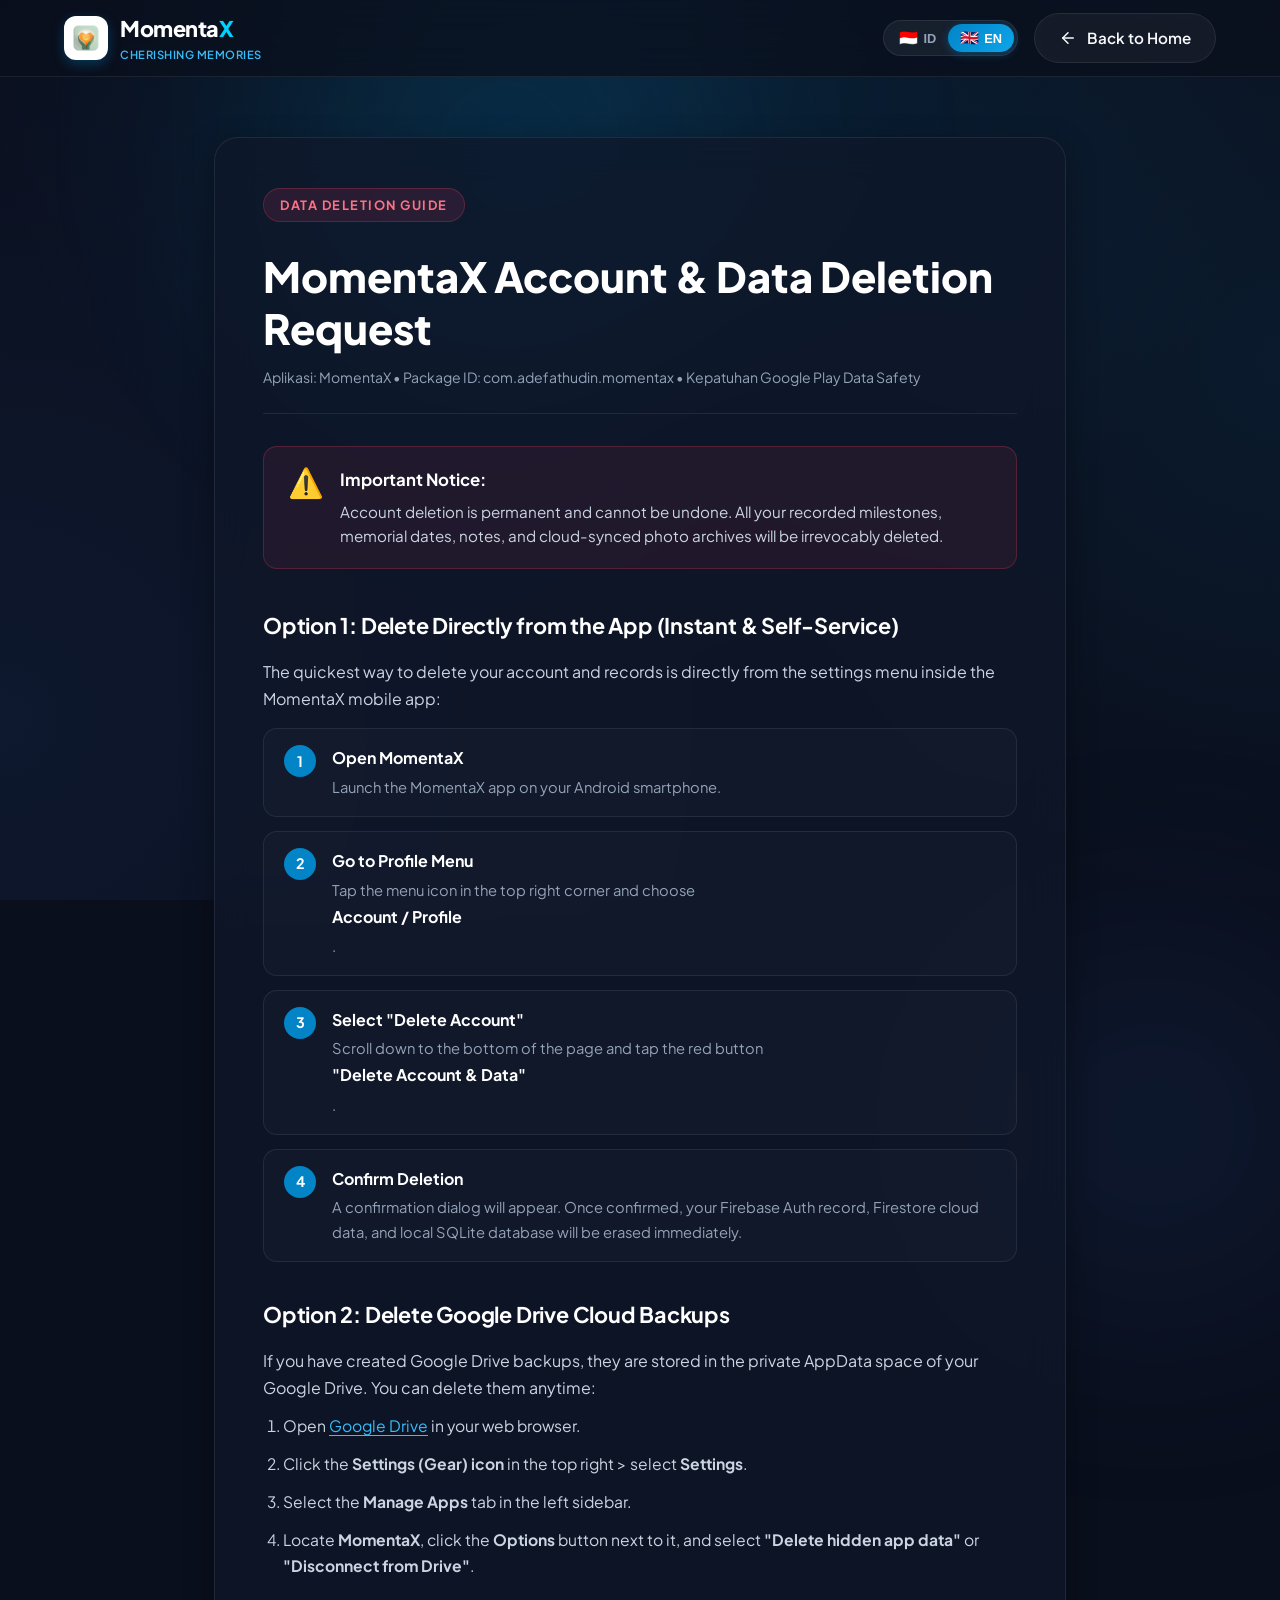
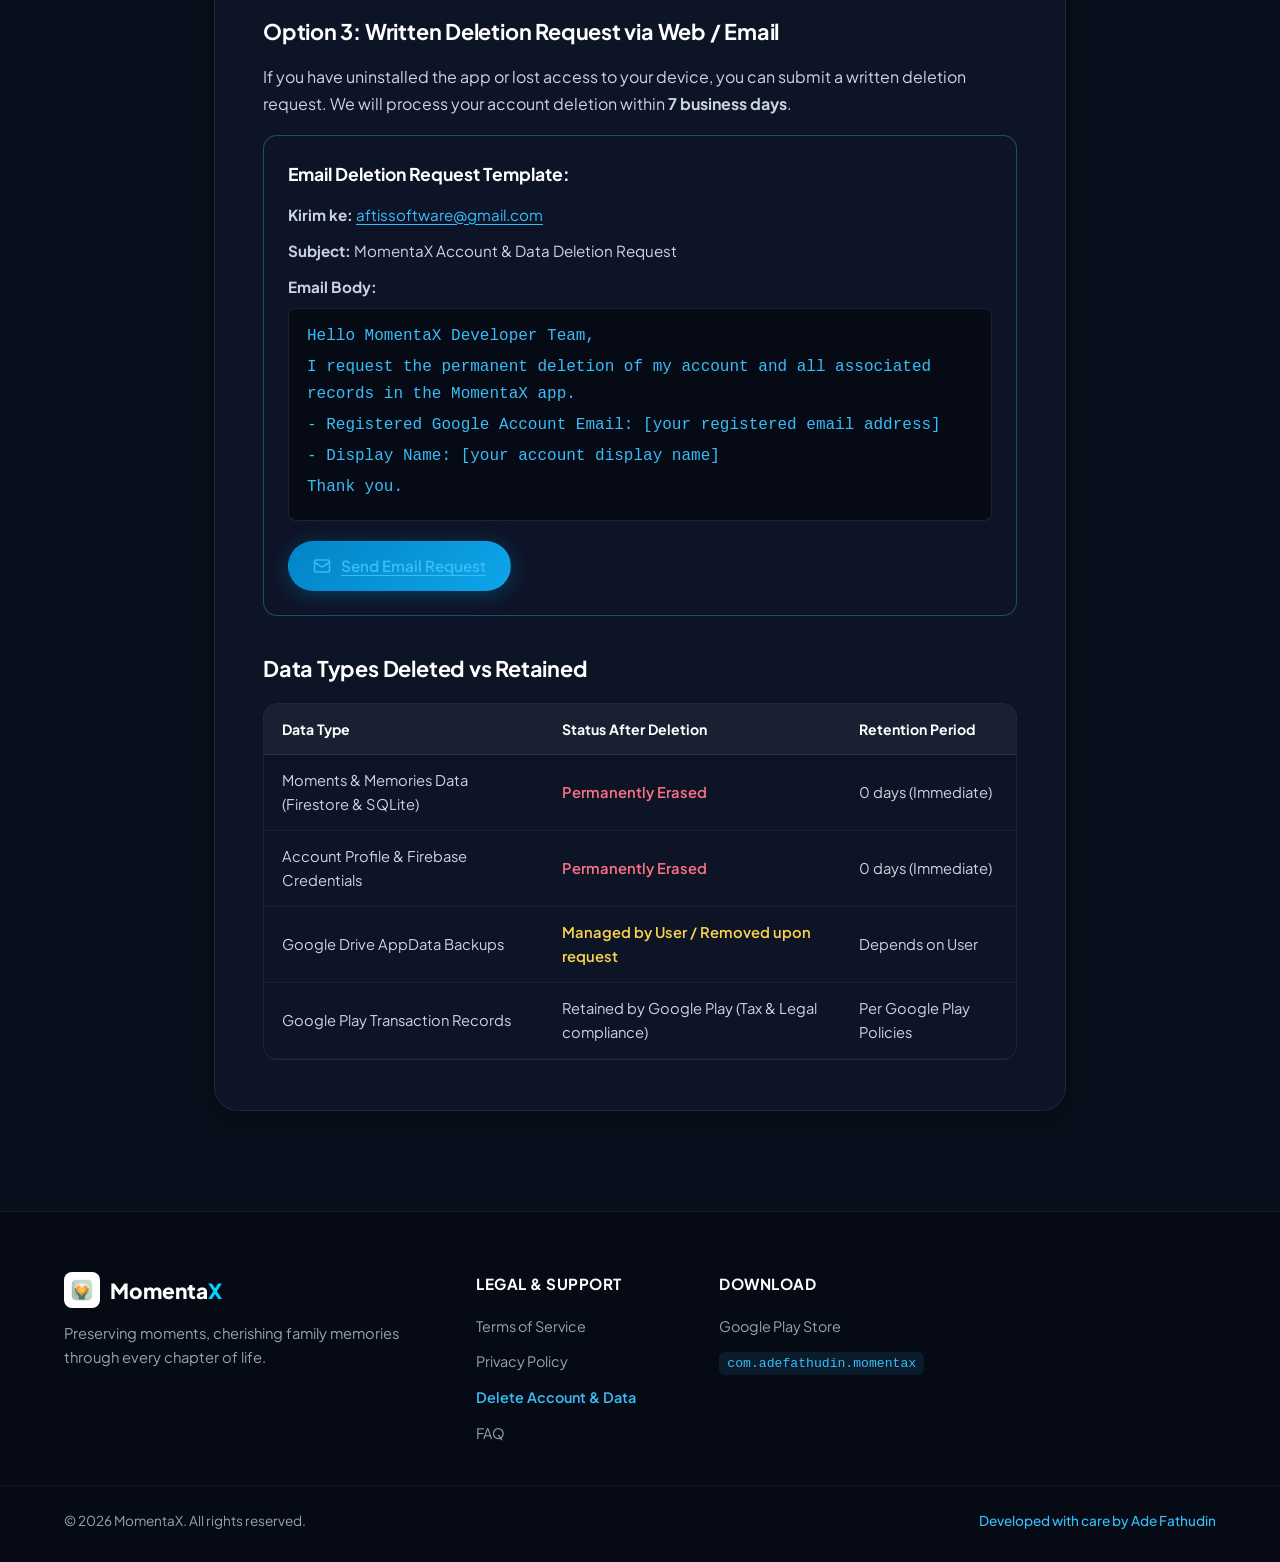
<file: momentax/delete-account.html>
<!DOCTYPE html>
<html lang="id">

<head>
  <meta charset="UTF-8">
  <meta name="viewport" content="width=device-width, initial-scale=1.0">
  <title>Penghapusan Akun & Data (Account Deletion) - MomentaX</title>
  <meta name="description"
    content="Panduan dan formulir permohonan penghapusan akun serta data pengguna aplikasi MomentaX sesuai kebijakan Google Play Store.">
  <meta name="robots" content="index, follow">

  <!-- Open Graph -->
  <meta property="og:type" content="article">
  <meta property="og:title" content="Penghapusan Akun & Data - MomentaX">
  <meta property="og:description"
    content="Cara menghapus akun dan seluruh data kenangan MomentaX secara mandiri atau melalui permohonan tertulis.">
  <meta property="og:image" content="assets/icon.png">

  <!-- Favicon -->
  <link rel="icon" type="image/png" href="assets/icon.png">
  <link rel="apple-touch-icon" href="assets/icon.png">

  <!-- Google Fonts -->
  <link rel="preconnect" href="https://fonts.googleapis.com">
  <link rel="preconnect" href="https://fonts.gstatic.com" crossorigin>
  <link href="https://fonts.googleapis.com/css2?family=Plus+Jakarta+Sans:wght@400;500;600;700;800&display=swap"
    rel="stylesheet">

  <link rel="stylesheet" href="style.css">
</head>

<body class="legal-page">

  <!-- Ambient Glows -->
  <div class="glow-sphere glow-1" aria-hidden="true"></div>
  <div class="glow-sphere glow-2" aria-hidden="true"></div>

  <!-- Header -->
  <header class="site-header" id="site-header">
    <div class="container header-container">
      <a href="index.html" class="brand-logo" id="logo-link">
        <img src="assets/icon.png" alt="MomentaX Logo" class="brand-icon" width="44" height="44">
        <div class="brand-text-group">
          <span class="brand-name">Momenta<span class="brand-highlight">X</span></span>
          <span class="brand-tagline-mini" data-i18n="nav.tagline">Merawat Kenangan</span>
        </div>
      </a>

      <!-- Language Switcher & Home Link -->
      <div class="header-actions">
        <div class="lang-switch-container" id="lang-switch-box">
          <button type="button" class="lang-btn active" id="lang-btn-id" data-lang="id" aria-label="Bahasa Indonesia">
            <span class="flag-icon">🇮🇩</span> ID
          </button>
          <button type="button" class="lang-btn" id="lang-btn-en" data-lang="en" aria-label="English">
            <span class="flag-icon">🇬🇧</span> EN
          </button>
        </div>

        <a href="index.html" class="btn btn-secondary" id="back-home-btn">
          <svg width="18" height="18" viewBox="0 0 24 24" fill="none" stroke="currentColor" stroke-width="2"
            stroke-linecap="round" stroke-linejoin="round">
            <path d="M19 12H5"></path>
            <path d="m12 19-7-7 7-7"></path>
          </svg>
          <span data-i18n="legal.backHome">Kembali ke Beranda</span>
        </a>
      </div>
    </div>
  </header>

  <!-- Main Deletion Guide & Request Content -->
  <main class="legal-main">
    <div class="container legal-container">
      <div class="legal-card">

        <!-- Header Banner -->
        <div class="legal-header">
          <span class="section-tag section-tag-danger" data-i18n="delete.tag">PANDUAN PENGHAPUSAN DATA</span>
          <h1 class="legal-title" data-i18n="delete.title">Permohonan Penghapusan Akun & Data MomentaX</h1>
          <div class="legal-meta">
            <span>Aplikasi: MomentaX</span> •
            <span>Package ID: com.adefathudin.momentax</span> •
            <span>Kepatuhan Google Play Data Safety</span>
          </div>
        </div>

        <!-- Warning Callout Box -->
        <div class="callout-box callout-danger">
          <div class="callout-icon">⚠️</div>
          <div class="callout-text">
            <strong data-i18n="delete.warningTitle">Pemberitahuan Penting:</strong>
            <p data-i18n="delete.warningDesc">Penghapusan akun bersifat permanen dan tidak dapat dibatalkan. Seluruh
              data momen, tanggal haul, milad, catatan kenangan, serta arsip foto yang tersinkronisasi akan dihapus dari
              server kami.</p>
          </div>
        </div>

        <!-- Body Content -->
        <div class="legal-body" id="delete-content">

          <!-- Section: Opsi 1 - Langsung di dalam Aplikasi -->
          <section class="legal-section">
            <h2 data-i18n="delete.opt1Title">Cara 1: Hapus Akun Langsung dari Aplikasi (Instan & Mandiri)</h2>
            <p data-i18n="delete.opt1Desc">Cara tercepat dan termudah untuk menghapus akun adalah langsung dari menu
              pengaturan di dalam aplikasi MomentaX pada smartphone Anda:</p>

            <div class="steps-box">
              <div class="deletion-step">
                <span class="step-badge">1</span>
                <div>
                  <strong data-i18n="delete.s1Title">Buka MomentaX</strong>
                  <p data-i18n="delete.s1Desc">Buka aplikasi MomentaX di perangkat Android Anda.</p>
                </div>
              </div>

              <div class="deletion-step">
                <span class="step-badge">2</span>
                <div>
                  <strong data-i18n="delete.s2Title">Masuk ke Menu Profil</strong>
                  <p data-i18n="delete.s2Desc">Ketuk ikon menu di pojok kanan atas, lalu pilih <strong>Akun /
                      Profil</strong>.</p>
                </div>
              </div>

              <div class="deletion-step">
                <span class="step-badge">3</span>
                <div>
                  <strong data-i18n="delete.s3Title">Pilih "Hapus Akun"</strong>
                  <p data-i18n="delete.s3Desc">Gulir ke bagian bawah halaman dan ketuk tombol berwarna merah
                    <strong>"Hapus Akun & Data"</strong>.</p>
                </div>
              </div>

              <div class="deletion-step">
                <span class="step-badge">4</span>
                <div>
                  <strong data-i18n="delete.s4Title">Konfirmasi Penghapusan</strong>
                  <p data-i18n="delete.s4Desc">Aplikasi akan meminta konfirmasi akhir. Setelah dikonfirmasi, profil
                    Firebase Auth, data cloud Firestore, dan basis data SQLite lokal Anda akan langsung dihapus saat itu
                    juga.</p>
                </div>
              </div>
            </div>
          </section>

          <!-- Section: Opsi 2 - Hapus Cadangan Google Drive -->
          <section class="legal-section">
            <h2 data-i18n="delete.opt2Title">Cara 2: Menghapus Cadangan dari Google Drive Pribadi</h2>
            <p data-i18n="delete.opt2Desc">Jika Anda pernah menggunakan fitur Cadangan Google Drive, file cadangan
              disimpan di ruang tersembunyi (AppData) milik akun Google Anda sendiri. Anda dapat menghapusnya kapan
              saja:</p>
            <ol class="legal-numbered-list">
              <li data-i18n="delete.driveStep1">Buka <a href="https://drive.google.com" target="_blank"
                  rel="noopener noreferrer">Google Drive</a> di komputer atau browser Anda.</li>
              <li data-i18n="delete.driveStep2">Klik ikon <strong>Setelan (Roda Gigi)</strong> di pojok kanan atas >
                pilih <strong>Setelan</strong>.</li>
              <li data-i18n="delete.driveStep3">Pilih tab <strong>Kelola Aplikasi</strong> di panel sebelah kiri.</li>
              <li data-i18n="delete.driveStep4">Cari aplikasi <strong>MomentaX</strong>, klik tombol
                <strong>Opsi</strong> di sebelahnya, lalu pilih <strong>"Hapus data aplikasi tersembunyi"</strong> atau
                <strong>"Putuskan sambungan dari Drive"</strong>.</li>
            </ol>
          </section>

          <!-- Section: Opsi 3 - Permohonan Tertulis via Web -->
          <section class="legal-section">
            <h2 data-i18n="delete.opt3Title">Cara 3: Permohonan Penghapusan melalui Web / Email</h2>
            <p data-i18n="delete.opt3Desc">
              Jika Anda sudah menghapus aplikasi dari ponsel atau kehilangan akses ke perangkat, Anda dapat mengajukan
              permohonan penghapusan akun tertulis kepada kami. Kami akan memproses penghapusan akun Anda maksimal dalam
              <strong>7 hari kerja</strong>.
            </p>

            <div class="email-request-card">
              <h3 data-i18n="delete.emailReqTitle">Format Permohonan Penghapusan via Email:</h3>
              <ul class="email-details-list">
                <li><strong>Kirim ke:</strong> <a
                    href="mailto:aftissoftware@gmail.com?subject=Permohonan%20Penghapusan%20Akun%20MomentaX"
                    class="cyan">aftissoftware@gmail.com</a></li>
                <li><strong data-i18n="delete.emailSubjectLabel">Subjek:</strong> <span
                    data-i18n="delete.emailSubjectValue">Permohonan Penghapusan Akun & Data MomentaX</span></li>
                <li><strong data-i18n="delete.emailContentLabel">Isi Email:</strong>
                  <div class="code-template">
                    <p data-i18n="delete.templateLine1">Halo Tim Pengembang MomentaX,</p>
                    <p data-i18n="delete.templateLine2">Saya meminta agar seluruh data akun dan rekaman saya di aplikasi
                      MomentaX dihapus secara permanen.</p>
                    <p data-i18n="delete.templateLine3">- Alamat Email Akun Google Terdaftar: [tuliskan email Anda]</p>
                    <p data-i18n="delete.templateLine4">- Nama Tampilan: [nama akun Anda]</p>
                    <p data-i18n="delete.templateLine5">Terima kasih.</p>
                  </div>
                </li>
              </ul>

              <a href="mailto:aftissoftware@gmail.com?subject=Permohonan%20Penghapusan%20Akun%20MomentaX&body=Halo%20Pengembang%20MomentaX%2C%0A%0ASaya%20meminta%20penghapusan%20akun%20dan%20seluruh%20data%20MomentaX%20saya%3A%0A-%20Email%20Akun%3A%20%0A-%20Nama%3A%20%0A%0ATerima%20kasih."
                class="btn btn-primary" id="send-request-email-btn">
                <svg width="18" height="18" viewBox="0 0 24 24" fill="none" stroke="currentColor" stroke-width="2"
                  stroke-linecap="round" stroke-linejoin="round">
                  <rect width="20" height="16" x="2" y="4" rx="2"></rect>
                  <path d="m22 7-8.97 5.7a1.94 1.94 0 0 1-2.06 0L2 7"></path>
                </svg>
                <span data-i18n="delete.btnSendEmail">Kirim Email Permohonan</span>
              </a>
            </div>
          </section>

          <!-- Section: Data yang Dihapus & Disimpan -->
          <section class="legal-section">
            <h2 data-i18n="delete.dataPolicyTitle">Rincian Data yang Dihapus dan Disimpan</h2>
            <div class="data-table-wrapper">
              <table class="data-table">
                <thead>
                  <tr>
                    <th data-i18n="delete.thType">Tipe Data</th>
                    <th data-i18n="delete.thStatus">Status Setelah Penghapusan</th>
                    <th data-i18n="delete.thRetention">Masa Retensi</th>
                  </tr>
                </thead>
                <tbody>
                  <tr>
                    <td data-i18n="delete.td1Type">Data Momen & Kenangan (Firestore & SQLite)</td>
                    <td class="text-danger" data-i18n="delete.td1Status">Dihapus Permanen</td>
                    <td data-i18n="delete.td1Ret">0 hari (Seketika)</td>
                  </tr>
                  <tr>
                    <td data-i18n="delete.td2Type">Profil Akun & Kredensial Firebase</td>
                    <td class="text-danger" data-i18n="delete.td2Status">Dihapus Permanen</td>
                    <td data-i18n="delete.td2Ret">0 hari (Seketika)</td>
                  </tr>
                  <tr>
                    <td data-i18n="delete.td3Type">Cadangan Google Drive AppData</td>
                    <td class="text-warning" data-i18n="delete.td3Status">Dikelola Pengguna / Terhapus atas Permintaan
                    </td>
                    <td data-i18n="delete.td3Ret">Tergantung Pengguna</td>
                  </tr>
                  <tr>
                    <td data-i18n="delete.td4Type">Catatan Transaksi Google Play</td>
                    <td class="text-muted" data-i18n="delete.td4Status">Disimpan Google Play (Kepatuhan Pajak & Hukum)
                    </td>
                    <td data-i18n="delete.td4Ret">Sesuai Kebijakan Google Play</td>
                  </tr>
                </tbody>
              </table>
            </div>
          </section>

        </div>

      </div>
    </div>
  </main>

  <!-- Footer -->
  <footer class="site-footer">
    <div class="container footer-container">
      <div class="footer-brand-col">
        <div class="footer-logo">
          <img src="assets/icon.png" alt="MomentaX Logo" width="36" height="36">
          <span class="footer-name">Momenta<span class="cyan">X</span></span>
        </div>
        <p class="footer-tagline" data-i18n="footer.tagline">Menjaga momen, merawat kenangan keluarga di setiap langkah
          kehidupan.</p>
      </div>

      <div class="footer-links-col">
        <h4 data-i18n="footer.legalTitle">Legalitas & Dukungan</h4>
        <ul>
          <li><a href="terms-of-service.html" data-i18n="footer.termsOfService">Persyaratan Layanan</a></li>
          <li><a href="privacy-policy.html" data-i18n="footer.privacyPolicy">Kebijakan Privasi</a></li>
          <li><a href="delete-account.html" class="active-link" data-i18n="footer.deleteAccount">Hapus Akun & Data</a>
          </li>
          <li><a href="index.html#faq" data-i18n="nav.faq">Tanya Jawab</a></li>
        </ul>
      </div>

      <div class="footer-links-col">
        <h4 data-i18n="footer.downloadTitle">Unduh</h4>
        <ul>
          <li><a href="https://play.google.com/store/apps/details?id=com.adefathudin.momentax" target="_blank"
              rel="noopener noreferrer">Google Play Store</a></li>
          <li><span class="package-name">com.adefathudin.momentax</span></li>
        </ul>
      </div>
    </div>

    <div class="footer-bottom">
      <div class="container footer-bottom-container">
        <p>&copy; <span id="current-year">2026</span> MomentaX. <span data-i18n="footer.rights">Hak cipta dilindungi
            undang-undang.</span></p>
        <p class="dev-credit">Developed with care by Ade Fathudin</p>
      </div>
    </div>
  </footer>

  <script src="legal.js"></script>
</body>

</html>
</file>
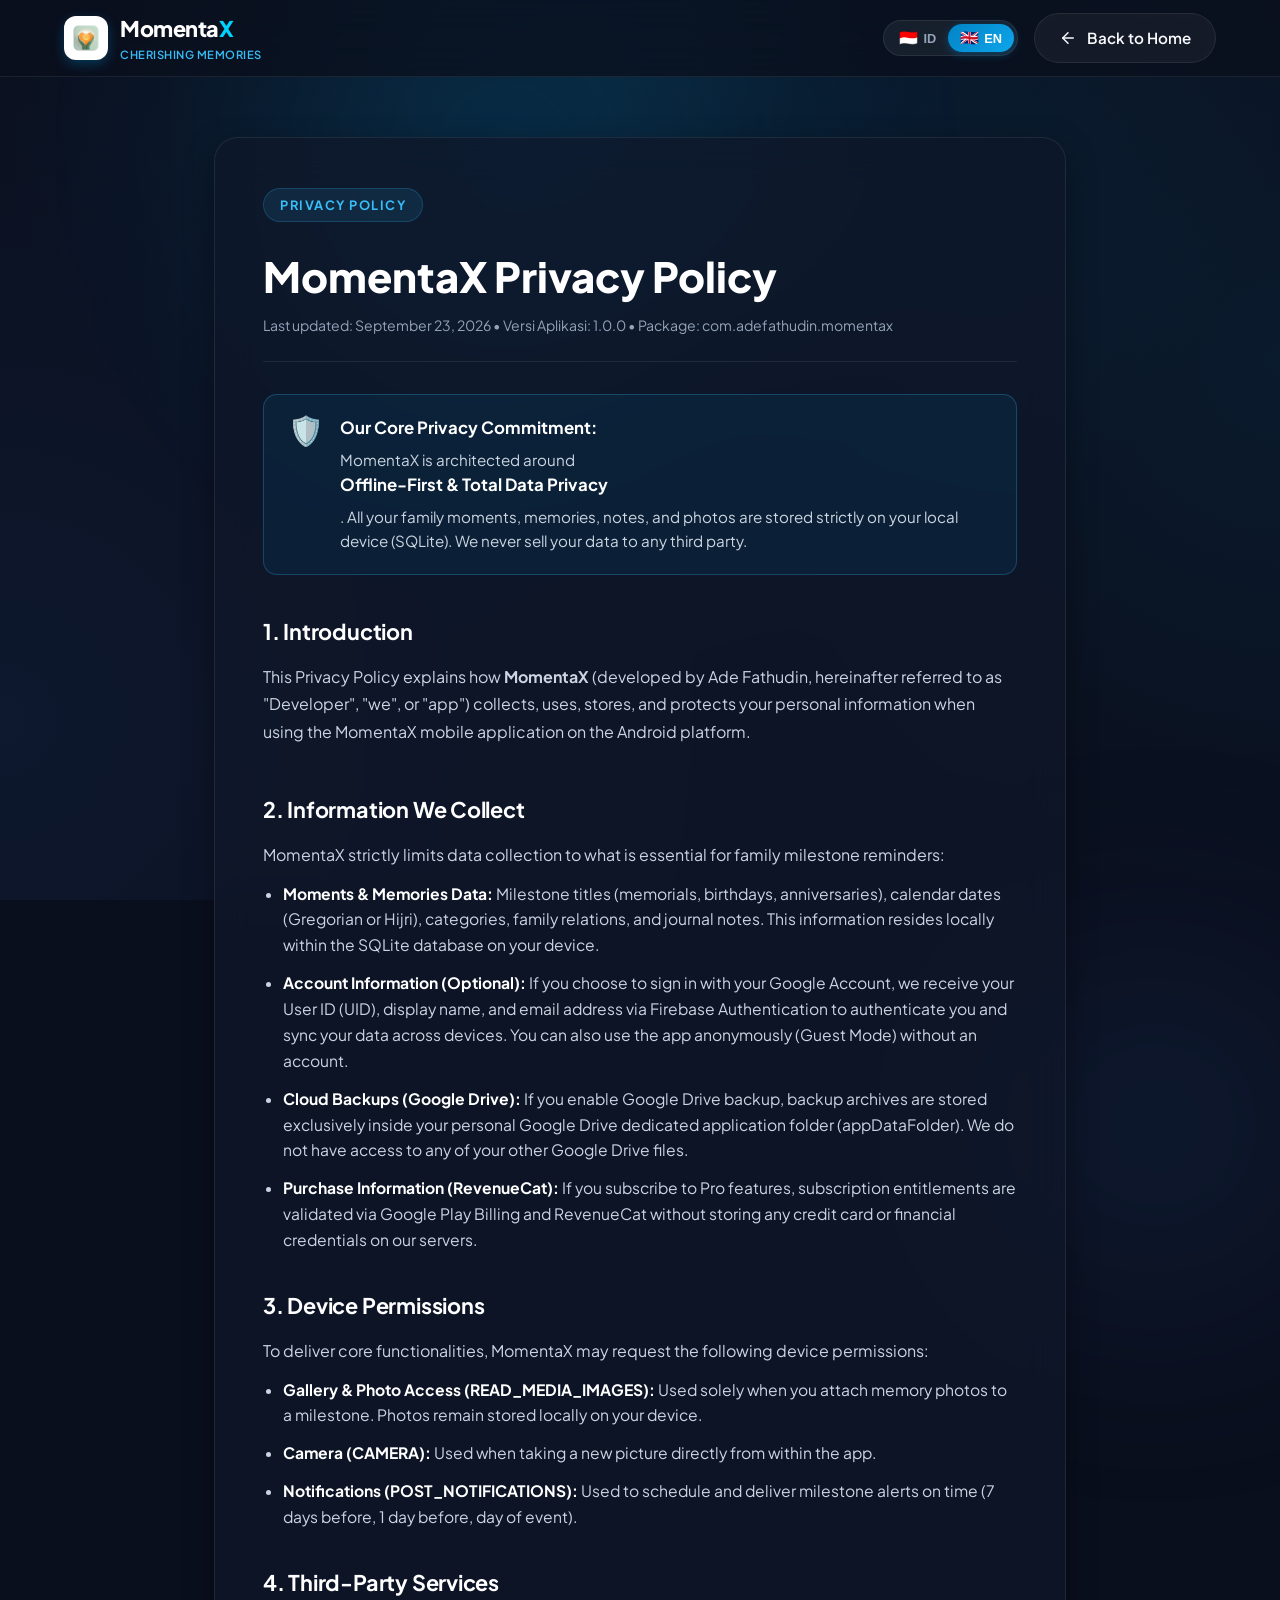
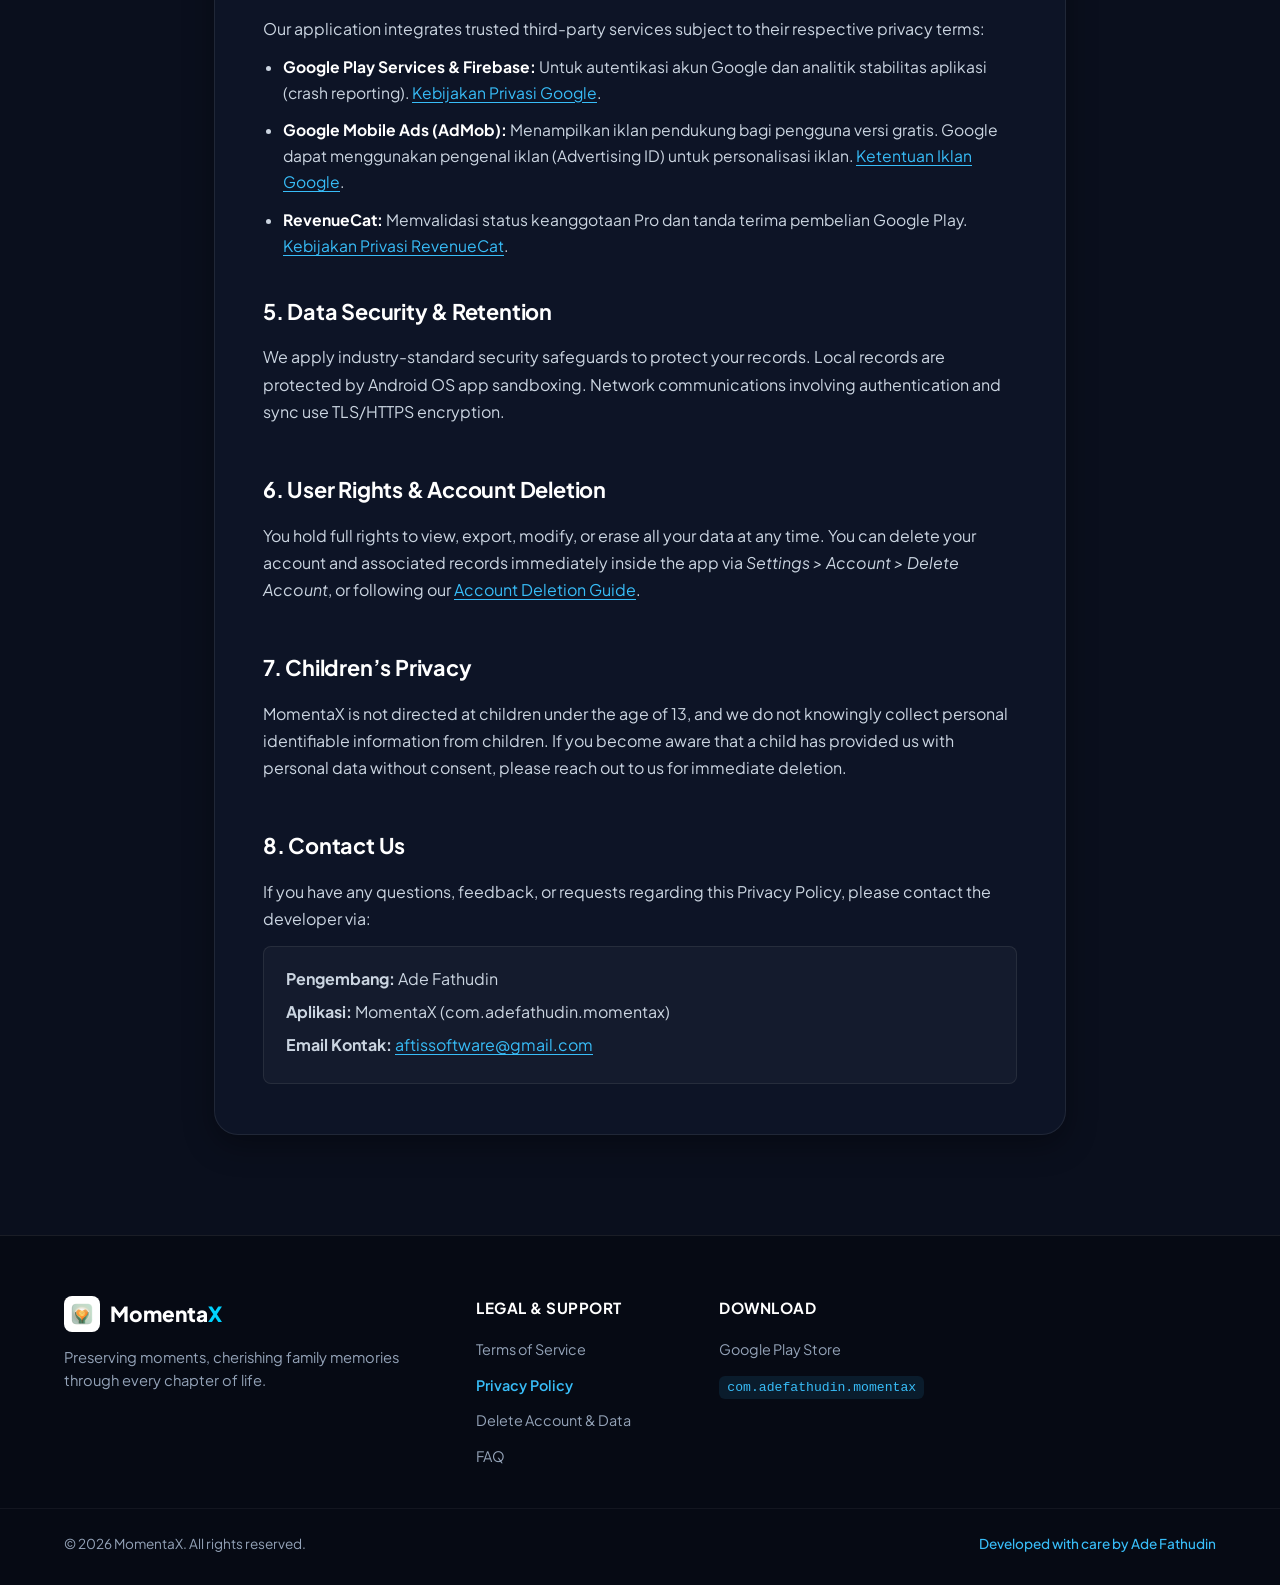
<file: momentax/privacy-policy.html>
<!DOCTYPE html>
<html lang="id">

<head>
  <meta charset="UTF-8">
  <meta name="viewport" content="width=device-width, initial-scale=1.0">
  <title>Kebijakan Privasi (Privacy Policy) - MomentaX</title>
  <meta name="description"
    content="Kebijakan Privasi aplikasi MomentaX. Informasi lengkap mengenai pengumpulan, perlindungan, dan pengelolaan data pribadi pengguna.">
  <meta name="robots" content="index, follow">

  <!-- Open Graph -->
  <meta property="og:type" content="article">
  <meta property="og:title" content="Kebijakan Privasi - MomentaX">
  <meta property="og:description"
    content="Kebijakan Privasi resmi aplikasi MomentaX. Privasi Anda adalah prioritas kami.">
  <meta property="og:image" content="assets/icon.png">

  <!-- Favicon -->
  <link rel="icon" type="image/png" href="assets/icon.png">
  <link rel="apple-touch-icon" href="assets/icon.png">

  <!-- Google Fonts -->
  <link rel="preconnect" href="https://fonts.googleapis.com">
  <link rel="preconnect" href="https://fonts.gstatic.com" crossorigin>
  <link href="https://fonts.googleapis.com/css2?family=Plus+Jakarta+Sans:wght@400;500;600;700;800&display=swap"
    rel="stylesheet">

  <link rel="stylesheet" href="style.css">
</head>

<body class="legal-page">

  <!-- Ambient Glows -->
  <div class="glow-sphere glow-1" aria-hidden="true"></div>
  <div class="glow-sphere glow-2" aria-hidden="true"></div>

  <!-- Header -->
  <header class="site-header" id="site-header">
    <div class="container header-container">
      <a href="index.html" class="brand-logo" id="logo-link">
        <img src="assets/icon.png" alt="MomentaX Logo" class="brand-icon" width="44" height="44">
        <div class="brand-text-group">
          <span class="brand-name">Momenta<span class="brand-highlight">X</span></span>
          <span class="brand-tagline-mini" data-i18n="nav.tagline">Merawat Kenangan</span>
        </div>
      </a>

      <!-- Language Switcher & Home Link -->
      <div class="header-actions">
        <div class="lang-switch-container" id="lang-switch-box">
          <button type="button" class="lang-btn active" id="lang-btn-id" data-lang="id" aria-label="Bahasa Indonesia">
            <span class="flag-icon">🇮🇩</span> ID
          </button>
          <button type="button" class="lang-btn" id="lang-btn-en" data-lang="en" aria-label="English">
            <span class="flag-icon">🇬🇧</span> EN
          </button>
        </div>

        <a href="index.html" class="btn btn-secondary" id="back-home-btn">
          <svg width="18" height="18" viewBox="0 0 24 24" fill="none" stroke="currentColor" stroke-width="2"
            stroke-linecap="round" stroke-linejoin="round">
            <path d="M19 12H5"></path>
            <path d="m12 19-7-7 7-7"></path>
          </svg>
          <span data-i18n="legal.backHome">Kembali ke Beranda</span>
        </a>
      </div>
    </div>
  </header>

  <!-- Main Legal Document Content -->
  <main class="legal-main">
    <div class="container legal-container">
      <div class="legal-card">

        <!-- Header Banner -->
        <div class="legal-header">
          <span class="section-tag" data-i18n="privacy.tag">KEBIJAKAN PRIVASI</span>
          <h1 class="legal-title" data-i18n="privacy.title">Kebijakan Privasi MomentaX</h1>
          <div class="legal-meta">
            <span data-i18n="privacy.lastUpdated">Terakhir diperbarui: 23 September 2026</span> •
            <span>Versi Aplikasi: 1.0.0</span> •
            <span>Package: com.adefathudin.momentax</span>
          </div>
        </div>

        <!-- Highlight Callout Box -->
        <div class="callout-box">
          <div class="callout-icon">🛡️</div>
          <div class="callout-text">
            <strong data-i18n="privacy.highlightTitle">Komitmen Privasi Utama Kami:</strong>
            <p data-i18n="privacy.highlightDesc">MomentaX dirancang dengan filosofi <strong>Offline-First & Data Privasi
                Mutlak</strong>. Seluruh data kenangan, catatan keluarga, dan foto Anda disimpan di perangkat lokal
              (SQLite) Anda sendiri. Kami tidak menjual data Anda kepada pihak ketiga mana pun.</p>
          </div>
        </div>

        <!-- Document Body -->
        <div class="legal-body" id="privacy-content">
          <!-- Section 1: Pendahuluan -->
          <section class="legal-section">
            <h2 data-i18n="privacy.s1Title">1. Pendahuluan</h2>
            <p data-i18n="privacy.s1Text">
              Kebijakan Privasi ini menjelaskan bagaimana aplikasi <strong>MomentaX</strong> (dikembangkan oleh Ade
              Fathudin, selanjutnya disebut "Pengembang", "kami", atau "aplikasi") mengumpulkan, menggunakan, menyimpan,
              dan melindungi informasi pribadi Anda saat menggunakan aplikasi mobile MomentaX di platform Android.
            </p>
          </section>

          <!-- Section 2: Data yang Kami Kumpulkan -->
          <section class="legal-section">
            <h2 data-i18n="privacy.s2Title">2. Informasi yang Kami Kumpulkan</h2>
            <p data-i18n="privacy.s2P1">MomentaX membatasi pengumpulan data hanya pada hal-hal yang benar-benar esensial
              untuk fungsi pengingat momen keluarga:</p>
            <ul class="legal-list">
              <li>
                <strong data-i18n="privacy.s2Item1Title">Data Momen & Kenangan:</strong>
                <span data-i18n="privacy.s2Item1Desc">Judul momen (haul, milad, ulang tahun), tanggal penanggalan
                  (Masehi atau Hijriyah), kategori, relasi keluarga, dan catatan teks kenangan. Data ini disimpan secara
                  lokal di basis data SQLite pada perangkat Anda.</span>
              </li>
              <li>
                <strong data-i18n="privacy.s2Item2Title">Informasi Akun (Opsional):</strong>
                <span data-i18n="privacy.s2Item2Desc">Jika Anda masuk menggunakan Akun Google (Google Sign-In), kami
                  menerima ID Pengguna (UID), nama tampilan, dan alamat email Anda dari Firebase Authentication untuk
                  autentikasi dan sinkronisasi antar perangkat. Anda juga dapat menggunakan aplikasi secara anonim (Mode
                  Tamu) tanpa akun.</span>
              </li>
              <li>
                <strong data-i18n="privacy.s2Item3Title">Cadangan Cloud (Google Drive):</strong>
                <span data-i18n="privacy.s2Item3Desc">Jika Anda mengaktifkan pencadangan Google Drive, file cadangan
                  disimpan secara eksklusif di folder aplikasi khusus (appDataFolder) milik akun Google Drive Anda
                  sendiri. Kami tidak memiliki akses ke berkas Google Drive lain milik Anda.</span>
              </li>
              <li>
                <strong data-i18n="privacy.s2Item4Title">Data Pembelian (RevenueCat):</strong>
                <span data-i18n="privacy.s2Item4Desc">Jika Anda berlangganan fitur Pro/Premium, data status langganan
                  dikelola melalui Google Play Billing dan RevenueCat tanpa menyimpan data kartu kredit atau rincian
                  finansial di server kami.</span>
              </li>
            </ul>
          </section>

          <!-- Section 3: Izin Perangkat -->
          <section class="legal-section">
            <h2 data-i18n="privacy.s3Title">3. Izin Akses Perangkat (Device Permissions)</h2>
            <p data-i18n="privacy.s3Intro">Untuk menjalankan fitur-fitur penting, MomentaX meminta izin perangkat
              berikut:</p>
            <ul class="legal-list">
              <li>
                <strong data-i18n="privacy.s3Perm1Title">Akses Galeri & Foto (READ_MEDIA_IMAGES):</strong>
                <span data-i18n="privacy.s3Perm1Desc">Digunakan hanya saat Anda memilih untuk menyematkan foto kenangan
                  pada sebuah momen. Foto tetap berada di perangkat lokal Anda.</span>
              </li>
              <li>
                <strong data-i18n="privacy.s3Perm2Title">Kamera (CAMERA):</strong>
                <span data-i18n="privacy.s3Perm2Desc">Digunakan ketika Anda mengambil foto kenangan baru secara langsung
                  melalui aplikasi.</span>
              </li>
              <li>
                <strong data-i18n="privacy.s3Perm3Title">Notifikasi (POST_NOTIFICATIONS):</strong>
                <span data-i18n="privacy.s3Perm3Desc">Digunakan untuk mengirimkan pengingat jadwal haul, milad, atau
                  ulang tahun tepat waktu (H-7, H-1, Hari H).</span>
              </li>
            </ul>
          </section>

          <!-- Section 4: Layanan Pihak Ketiga -->
          <section class="legal-section">
            <h2 data-i18n="privacy.s4Title">4. Layanan Pihak Ketiga (Third-Party Services)</h2>
            <p data-i18n="privacy.s4Intro">Aplikasi kami menggunakan beberapa layanan pihak ketiga terpercaya yang
              tunduk pada kebijakan privasi masing-masing:</p>
            <ul class="legal-list">
              <li><strong>Google Play Services & Firebase:</strong> Untuk autentikasi akun Google dan analitik
                stabilitas aplikasi (crash reporting). <a href="https://policies.google.com/privacy" target="_blank"
                  rel="noopener noreferrer">Kebijakan Privasi Google</a>.</li>
              <li><strong>Google Mobile Ads (AdMob):</strong> Menampilkan iklan pendukung bagi pengguna versi gratis.
                Google dapat menggunakan pengenal iklan (Advertising ID) untuk personalisasi iklan. <a
                  href="https://policies.google.com/technologies/ads" target="_blank"
                  rel="noopener noreferrer">Ketentuan Iklan Google</a>.</li>
              <li><strong>RevenueCat:</strong> Memvalidasi status keanggotaan Pro dan tanda terima pembelian Google
                Play. <a href="https://www.revenuecat.com/privacy" target="_blank" rel="noopener noreferrer">Kebijakan
                  Privasi RevenueCat</a>.</li>
            </ul>
          </section>

          <!-- Section 5: Keamanan & Penyimpanan Data -->
          <section class="legal-section">
            <h2 data-i18n="privacy.s5Title">5. Keamanan & Retensi Data</h2>
            <p data-i18n="privacy.s5Text">
              Kami menerapkan standar keamanan terbaik untuk melindungi data Anda. Data lokal terlindungi oleh sistem
              sandbox Android. Komunikasi data yang melibatkan autentikasi dan pencadangan menggunakan protokol enkripsi
              standar industri (HTTPS/TLS).
            </p>
          </section>

          <!-- Section 6: Hak Pengguna & Penghapusan Akun -->
          <section class="legal-section">
            <h2 data-i18n="privacy.s6Title">6. Hak Pengguna & Penghapusan Akun</h2>
            <p data-i18n="privacy.s6Text">
              Anda berhak penuh untuk melihat, mengubah, mencadangkan, atau menghapus seluruh data Anda kapan saja. Anda
              dapat menghapus akun dan seluruh data terkait secara instan langsung di dalam aplikasi melalui menu
              <em>Pengaturan > Akun > Hapus Akun</em>, atau melalui panduan di halaman <a
                href="delete-account.html">Penghapusan Akun MomentaX</a>.
            </p>
          </section>

          <!-- Section 7: Privasi Anak-anak -->
          <section class="legal-section">
            <h2 data-i18n="privacy.s7Title">7. Privasi Anak-Anak</h2>
            <p data-i18n="privacy.s7Text">
              MomentaX tidak ditujukan secara langsung untuk anak-anak di bawah usia 13 tahun, dan kami tidak secara
              sadar mengumpulkan data pribadi yang dapat mengidentifikasi anak-anak. Jika orang tua atau wali mengetahui
              adanya data yang dikumpulkan tanpa persetujuan, silakan hubungi kami untuk segera dihapus.
            </p>
          </section>

          <!-- Section 8: Hubungi Kami -->
          <section class="legal-section">
            <h2 data-i18n="privacy.s8Title">8. Hubungi Kami</h2>
            <p data-i18n="privacy.s8Text">
              Jika Anda memiliki pertanyaan, saran, atau permintaan terkait Kebijakan Privasi ini, silakan hubungi
              pengembang melalui:
            </p>
            <div class="contact-box">
              <p><strong>Pengembang:</strong> Ade Fathudin</p>
              <p><strong>Aplikasi:</strong> MomentaX (com.adefathudin.momentax)</p>
              <p><strong>Email Kontak:</strong> <a href="mailto:aftissoftware@gmail.com"
                  class="cyan">aftissoftware@gmail.com</a></p>
            </div>
          </section>
        </div>

      </div>
    </div>
  </main>

  <!-- Footer -->
  <footer class="site-footer">
    <div class="container footer-container">
      <div class="footer-brand-col">
        <div class="footer-logo">
          <img src="assets/icon.png" alt="MomentaX Logo" width="36" height="36">
          <span class="footer-name">Momenta<span class="cyan">X</span></span>
        </div>
        <p class="footer-tagline" data-i18n="footer.tagline">Menjaga momen, merawat kenangan keluarga di setiap langkah
          kehidupan.</p>
      </div>

      <div class="footer-links-col">
        <h4 data-i18n="footer.legalTitle">Legalitas & Dukungan</h4>
        <ul>
          <li><a href="terms-of-service.html" data-i18n="footer.termsOfService">Persyaratan Layanan</a></li>
          <li><a href="privacy-policy.html" class="active-link" data-i18n="footer.privacyPolicy">Kebijakan Privasi</a>
          </li>
          <li><a href="delete-account.html" data-i18n="footer.deleteAccount">Hapus Akun & Data</a></li>
          <li><a href="index.html#faq" data-i18n="nav.faq">Tanya Jawab</a></li>
        </ul>
      </div>

      <div class="footer-links-col">
        <h4 data-i18n="footer.downloadTitle">Unduh</h4>
        <ul>
          <li><a href="https://play.google.com/store/apps/details?id=com.adefathudin.momentax" target="_blank"
              rel="noopener noreferrer">Google Play Store</a></li>
          <li><span class="package-name">com.adefathudin.momentax</span></li>
        </ul>
      </div>
    </div>

    <div class="footer-bottom">
      <div class="container footer-bottom-container">
        <p>&copy; <span id="current-year">2026</span> MomentaX. <span data-i18n="footer.rights">Hak cipta dilindungi
            undang-undang.</span></p>
        <p class="dev-credit">Developed with care by Ade Fathudin</p>
      </div>
    </div>
  </footer>

  <script src="legal.js"></script>
</body>

</html>
</file>
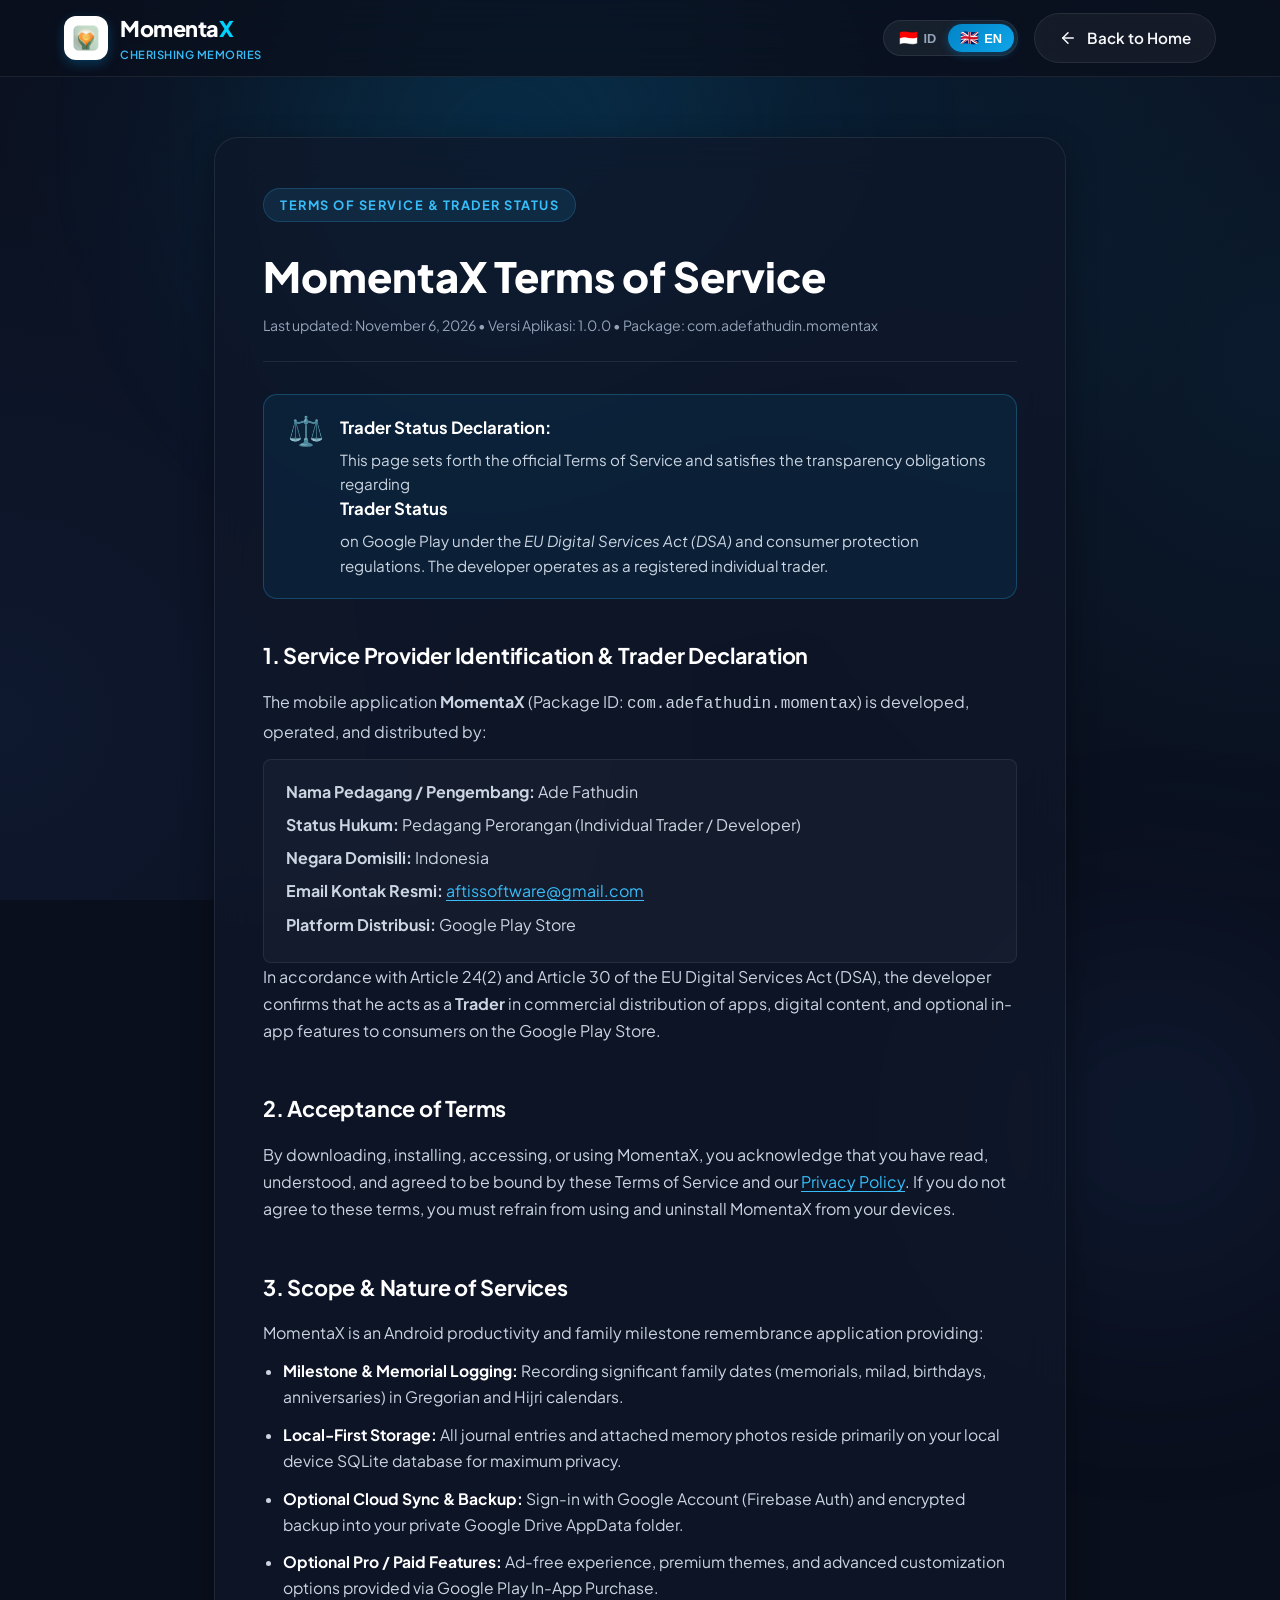
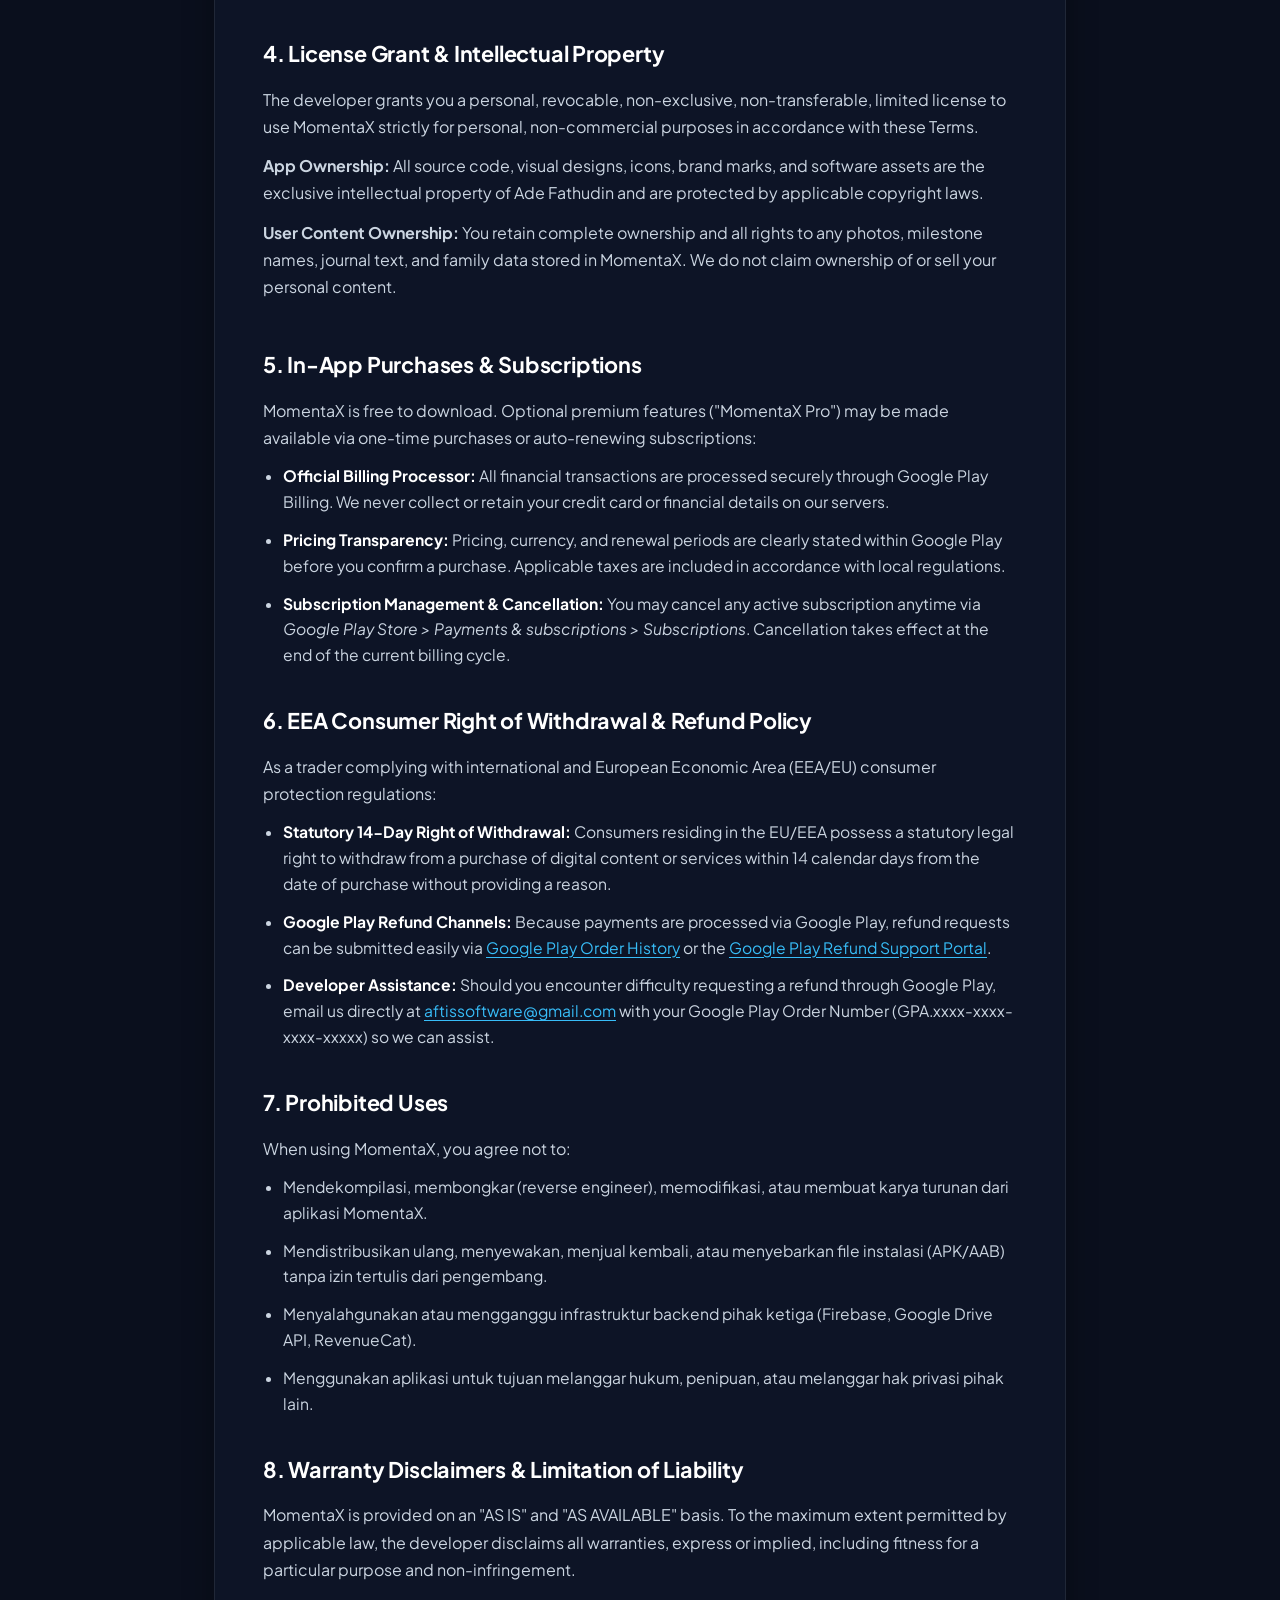
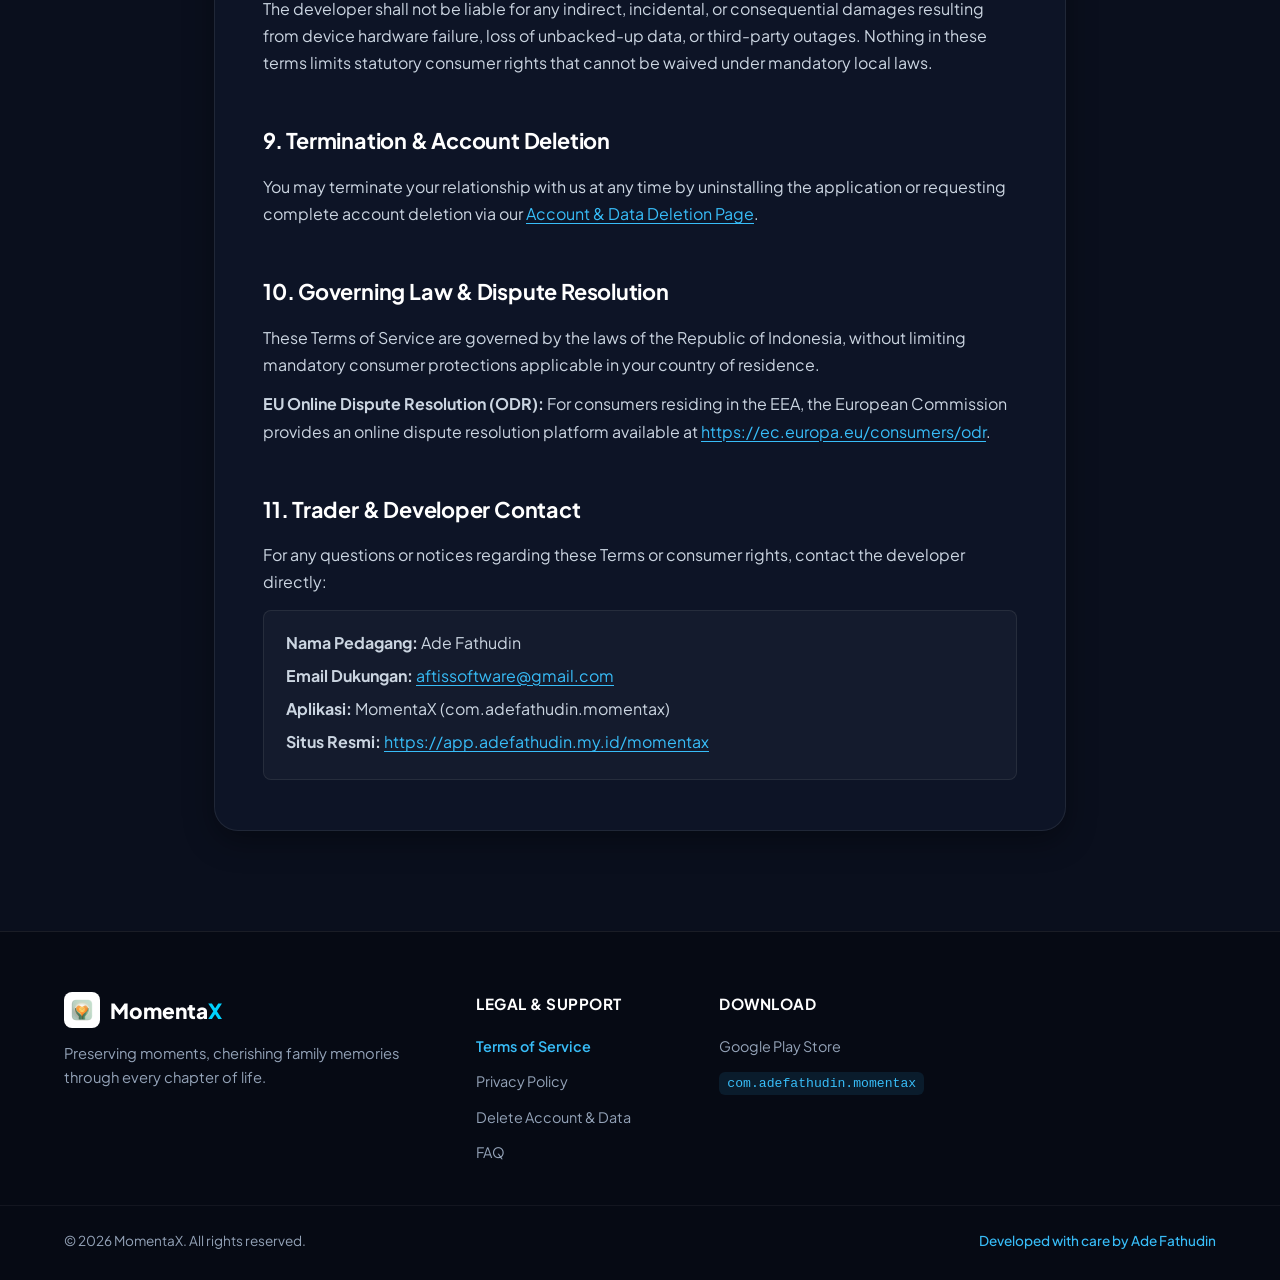
<file: momentax/terms-of-service.html>
<!DOCTYPE html>
<html lang="id">

<head>
  <meta charset="UTF-8">
  <meta name="viewport" content="width=device-width, initial-scale=1.0">
  <title>Persyaratan Layanan (Terms of Service) - MomentaX</title>
  <meta name="description"
    content="Persyaratan Layanan resmi aplikasi MomentaX. Informasi lengkap mengenai lisensi penggunaan, ketentuan pembelian, deklarasi status pedagang (trader), dan perlindungan hak konsumen.">
  <meta name="robots" content="index, follow">

  <!-- Open Graph -->
  <meta property="og:type" content="article">
  <meta property="og:title" content="Persyaratan Layanan - MomentaX">
  <meta property="og:description"
    content="Persyaratan Layanan resmi aplikasi MomentaX dan Deklarasi Status Pedagang (Trader) Google Play.">
  <meta property="og:image" content="assets/icon.png">

  <!-- Favicon -->
  <link rel="icon" type="image/png" href="assets/icon.png">
  <link rel="apple-touch-icon" href="assets/icon.png">

  <!-- Google Fonts -->
  <link rel="preconnect" href="https://fonts.googleapis.com">
  <link rel="preconnect" href="https://fonts.gstatic.com" crossorigin>
  <link href="https://fonts.googleapis.com/css2?family=Plus+Jakarta+Sans:wght@400;500;600;700;800&display=swap"
    rel="stylesheet">

  <link rel="stylesheet" href="style.css">
</head>

<body class="legal-page">

  <!-- Ambient Glows -->
  <div class="glow-sphere glow-1" aria-hidden="true"></div>
  <div class="glow-sphere glow-2" aria-hidden="true"></div>

  <!-- Header -->
  <header class="site-header" id="site-header">
    <div class="container header-container">
      <a href="index.html" class="brand-logo" id="logo-link">
        <img src="assets/icon.png" alt="MomentaX Logo" class="brand-icon" width="44" height="44">
        <div class="brand-text-group">
          <span class="brand-name">Momenta<span class="brand-highlight">X</span></span>
          <span class="brand-tagline-mini" data-i18n="nav.tagline">Merawat Kenangan</span>
        </div>
      </a>

      <!-- Language Switcher & Home Link -->
      <div class="header-actions">
        <div class="lang-switch-container" id="lang-switch-box">
          <button type="button" class="lang-btn active" id="lang-btn-id" data-lang="id" aria-label="Bahasa Indonesia">
            <span class="flag-icon">🇮🇩</span> ID
          </button>
          <button type="button" class="lang-btn" id="lang-btn-en" data-lang="en" aria-label="English">
            <span class="flag-icon">🇬🇧</span> EN
          </button>
        </div>

        <a href="index.html" class="btn btn-secondary" id="back-home-btn">
          <svg width="18" height="18" viewBox="0 0 24 24" fill="none" stroke="currentColor" stroke-width="2"
            stroke-linecap="round" stroke-linejoin="round">
            <path d="M19 12H5"></path>
            <path d="m12 19-7-7 7-7"></path>
          </svg>
          <span data-i18n="legal.backHome">Kembali ke Beranda</span>
        </a>
      </div>
    </div>
  </header>

  <!-- Main Legal Document Content -->
  <main class="legal-main">
    <div class="container legal-container">
      <div class="legal-card">

        <!-- Header Banner -->
        <div class="legal-header">
          <span class="section-tag" data-i18n="terms.tag">PERSYARATAN LAYANAN & STATUS PEDAGANG</span>
          <h1 class="legal-title" data-i18n="terms.title">Persyaratan Layanan MomentaX</h1>
          <div class="legal-meta">
            <span data-i18n="terms.lastUpdated">Terakhir diperbarui: 6 November 2026</span> •
            <span>Versi Aplikasi: 1.0.0</span> •
            <span>Package: com.adefathudin.momentax</span>
          </div>
        </div>

        <!-- Highlight Callout Box: Trader Declaration Notice -->
        <div class="callout-box">
          <div class="callout-icon">⚖️</div>
          <div class="callout-text">
            <strong data-i18n="terms.highlightTitle">Deklarasi Status Pedagang (Trader Status Declaration):</strong>
            <p data-i18n="terms.highlightDesc">Halaman ini memuat Persyaratan Layanan resmi sekaligus pemenuhan
              kewajiban transparansi <strong>Status Pedagang (Trader)</strong> di Google Play Store sesuai ketentuan
              <em>EU Digital Services Act (DSA)</em> dan regulasi perlindungan konsumen. Penyedia bertindak sebagai
              pedagang perorangan terdaftar.</p>
          </div>
        </div>

        <!-- Document Body -->
        <div class="legal-body" id="terms-content">

          <!-- Section 1: Identitas Penyedia Layanan & Status Pedagang -->
          <section class="legal-section">
            <h2 data-i18n="terms.s1Title">1. Identitas Penyedia Layanan & Deklarasi Pedagang (Trader Information)</h2>
            <p data-i18n="terms.s1P1">
              Aplikasi mobile <strong>MomentaX</strong> (Package ID: <code>com.adefathudin.momentax</code>)
              dikembangkan, dioperasikan, dan didistribusikan oleh:
            </p>
            <div class="contact-box">
              <p><strong>Nama Pedagang / Pengembang:</strong> Ade Fathudin</p>
              <p><strong>Status Hukum:</strong> Pedagang Perorangan (Individual Trader / Developer)</p>
              <p><strong>Negara Domisili:</strong> Indonesia</p>
              <p><strong>Email Kontak Resmi:</strong> <a href="mailto:aftissoftware@gmail.com"
                  class="cyan">aftissoftware@gmail.com</a></p>
              <p><strong>Platform Distribusi:</strong> Google Play Store</p>
            </div>
            <p data-i18n="terms.s1P2">
              Sesuai dengan Pasal 24 ayat (2) dan Pasal 30 Peraturan Layanan Digital Uni Eropa (EU Digital Services Act
              - DSA), pengembang mengonfirmasi bahwa ia berstatus sebagai <strong>Pedagang (Trader)</strong> dalam
              menawarkan aplikasi, konten digital, dan fitur opsional kepada konsumen di Google Play Store.
            </p>
          </section>

          <!-- Section 2: Penerimaan Persyaratan -->
          <section class="legal-section">
            <h2 data-i18n="terms.s2Title">2. Penerimaan Persyaratan (Acceptance of Terms)</h2>
            <p data-i18n="terms.s2Text">
              Dengan mengunduh, memasang, mengakses, atau menggunakan aplikasi MomentaX, Anda menyatakan bahwa Anda
              telah membaca, memahami, dan menyetujui untuk terikat oleh Persyaratan Layanan ini serta <a
                href="privacy-policy.html">Kebijakan Privasi</a> kami. Jika Anda tidak menyetujui ketentuan ini, Anda
              dipersilakan untuk tidak menggunakan atau menghapus aplikasi MomentaX dari perangkat Anda.
            </p>
          </section>

          <!-- Section 3: Ruang Lingkup Layanan -->
          <section class="legal-section">
            <h2 data-i18n="terms.s3Title">3. Ruang Lingkup & Deskripsi Layanan</h2>
            <p data-i18n="terms.s3Intro">
              MomentaX adalah aplikasi produktivitas dan pengingat momen keluarga berbasis Android yang menyediakan
              fungsionalitas:
            </p>
            <ul class="legal-list">
              <li>
                <strong data-i18n="terms.s3Item1Title">Pencatatan Momen & Peringatan:</strong>
                <span data-i18n="terms.s3Item1Desc">Mencatat tanggal penting (haul, milad, hari lahir, ulang tahun, hari
                  peringatan keluarga) dalam kalender Masehi maupun Hijriyah.</span>
              </li>
              <li>
                <strong data-i18n="terms.s3Item2Title">Penyimpanan Lokal (Offline-First):</strong>
                <span data-i18n="terms.s3Item2Desc">Seluruh basis data kenangan dan foto disimpan secara primer di
                  perangkat lokal pengguna (SQLite lokal) untuk privasi maksimal.</span>
              </li>
              <li>
                <strong data-i18n="terms.s3Item3Title">Sinkronisasi & Cadangan Opsional:</strong>
                <span data-i18n="terms.s3Item3Desc">Dukungan masuk dengan Akun Google (Google Sign-In) dan pencadangan
                  terenkripsi ke Google Drive AppData milik pengguna sendiri.</span>
              </li>
              <li>
                <strong data-i18n="terms.s3Item4Title">Fitur Berbayar / Pro (Opsional):</strong>
                <span data-i18n="terms.s3Item4Desc">Fitur tambahan tanpa iklan, tema eksklusif, atau opsi lanjutan yang
                  disediakan melalui pembelian dalam aplikasi (In-App Purchase).</span>
              </li>
            </ul>
          </section>

          <!-- Section 4: Ketentuan Lisensi & Hak Penggunaan -->
          <section class="legal-section">
            <h2 data-i18n="terms.s4Title">4. Lisensi Penggunaan & Hak Kekayaan Intelektual</h2>
            <p data-i18n="terms.s4P1">
              Pengembang memberikan kepada Anda lisensi terbatas, non-eksklusif, tidak dapat dialihkan, dan dapat
              dibatalkan untuk mengunduh dan menggunakan aplikasi MomentaX semata-mata untuk keperluan pribadi dan
              non-komersial Anda sesuai dengan ketentuan ini.
            </p>
            <p data-i18n="terms.s4P2">
              <strong>Kepemilikan Aplikasi:</strong> Seluruh kode sumber, desain antarmuka grafis, ikon, logo, teks, dan
              merek dagang MomentaX adalah hak milik intelektual eksklusif Ade Fathudin dan dilindungi oleh
              undang-undang hak cipta yang berlaku.
            </p>
            <p data-i18n="terms.s4P3">
              <strong>Hak atas Konten Pengguna:</strong> Anda memegang kepemilikan penuh dan hak cipta atas seluruh
              foto, nama, catatan kenangan, dan data keluarga yang Anda masukkan ke dalam MomentaX. Kami tidak mengklaim
              kepemilikan dan tidak menjual konten Anda.
            </p>
          </section>

          <!-- Section 5: Pembelian Dalam Aplikasi & Langganan -->
          <section class="legal-section">
            <h2 data-i18n="terms.s5Title">5. Pembelian Dalam Aplikasi & Langganan (In-App Purchases)</h2>
            <p data-i18n="terms.s5P1">
              MomentaX dapat diunduh secara gratis. Beberapa fitur premium ("MomentaX Pro") dapat ditawarkan melalui
              pembelian satu kali atau langganan berkala:
            </p>
            <ul class="legal-list">
              <li>
                <strong data-i18n="terms.s5Item1Title">Pemrosesan Pembayaran Resmi:</strong>
                <span data-i18n="terms.s5Item1Desc">Semua transaksi keuangan diproses langsung oleh sistem penagihan
                  resmi Google Play (Google Play Billing). Kami tidak pernah mengumpulkan atau menyimpan nomor kartu
                  kredit atau detail pembayaran Anda.</span>
              </li>
              <li>
                <strong data-i18n="terms.s5Item2Title">Transparansi Harga:</strong>
                <span data-i18n="terms.s5Item2Desc">Harga, mata uang, dan periode penagihan langganan ditampilkan dengan
                  jelas di Google Play Store sebelum Anda mengonfirmasi pembelian. Harga sudah mencakup pajak yang
                  berlaku sesuai yurisdiksi Anda.</span>
              </li>
              <li>
                <strong data-i18n="terms.s5Item3Title">Pembatalan Langganan:</strong>
                <span data-i18n="terms.s5Item3Desc">Anda dapat membatalkan langganan kapan saja melalui menu <em>Google
                    Play Store > Pembayaran & Langganan > Langganan</em>. Pembatalan berlaku pada akhir periode
                  penagihan yang sedang berjalan.</span>
              </li>
            </ul>
          </section>

          <!-- Section 6: Hak Penarikan Konsumen EEA & Pengembalian Dana -->
          <section class="legal-section">
            <h2 data-i18n="terms.s6Title">6. Hak Penarikan Konsumen EEA & Kebijakan Pengembalian Dana (Refund Policy)
            </h2>
            <p data-i18n="terms.s6P1">
              Sebagai pedagang (trader) yang mematuhi hukum konsumen internasional dan Wilayah Ekonomi Eropa (EEA/Uni
              Eropa):
            </p>
            <ul class="legal-list">
              <li>
                <strong data-i18n="terms.s6Item1Title">Hak Penarikan 14 Hari (Statutory Right of Withdrawal):</strong>
                <span data-i18n="terms.s6Item1Desc">Konsumen di Uni Eropa/EEA memiliki hak hukum untuk membatalkan
                  pembelian konten atau layanan digital dalam kurun waktu 14 hari kalender sejak tanggal transaksi tanpa
                  perlu memberikan alasan, sesuai peraturan perundang-undangan perlindungan konsumen Uni Eropa.</span>
              </li>
              <li>
                <strong data-i18n="terms.s6Item2Title">Mekanisme Pengembalian Dana Google Play:</strong>
                <span data-i18n="terms.s6Item2Desc">Karena transaksi ditangani oleh Google Play Billing, permohonan
                  pengembalian dana (refund) dapat diajukan secara langsung dan cepat melalui <a
                    href="https://play.google.com/store/account/orderhistory" target="_blank"
                    rel="noopener noreferrer">Riwayat Pesanan Google Play</a> atau melalui <a
                    href="https://support.google.com/googleplay/answer/2479637" target="_blank"
                    rel="noopener noreferrer">Pusat Bantuan Pengembalian Dana Google Play</a>.</span>
              </li>
              <li>
                <strong data-i18n="terms.s6Item3Title">Bantuan Pengembang:</strong>
                <span data-i18n="terms.s6Item3Desc">Jika Anda mengalami kendala saat mengajukan pengembalian dana
                  melalui Google Play, Anda dapat menghubungi kami via email di <a href="mailto:aftissoftware@gmail.com"
                    class="cyan">aftissoftware@gmail.com</a> dengan menyertakan Nomor Pesanan Google Play
                  (GPA.xxxx-xxxx-xxxx-xxxxx) agar kami dapat membantu memverifikasinya.</span>
              </li>
            </ul>
          </section>

          <!-- Section 7: Kewajiban Pengguna & Batasan Penggunaan -->
          <section class="legal-section">
            <h2 data-i18n="terms.s7Title">7. Batasan Penggunaan yang Dilarang (Prohibited Uses)</h2>
            <p data-i18n="terms.s7Intro">Saat menggunakan aplikasi MomentaX, Anda dilarang keras untuk:</p>
            <ul class="legal-list">
              <li>Mendekompilasi, membongkar (reverse engineer), memodifikasi, atau membuat karya turunan dari aplikasi
                MomentaX.</li>
              <li>Mendistribusikan ulang, menyewakan, menjual kembali, atau menyebarkan file instalasi (APK/AAB) tanpa
                izin tertulis dari pengembang.</li>
              <li>Menyalahgunakan atau mengganggu infrastruktur backend pihak ketiga (Firebase, Google Drive API,
                RevenueCat).</li>
              <li>Menggunakan aplikasi untuk tujuan melanggar hukum, penipuan, atau melanggar hak privasi pihak lain.
              </li>
            </ul>
          </section>

          <!-- Section 8: Batasan Tanggung Jawab & Penafian Jaminan -->
          <section class="legal-section">
            <h2 data-i18n="terms.s8Title">8. Penafian Jaminan & Batasan Tanggung Jawab (Disclaimer & Limitation of
              Liability)</h2>
            <p data-i18n="terms.s8P1">
              Aplikasi MomentaX disediakan atas dasar <strong>"SEBAGAIMANA ADANYA" (AS IS)</strong> dan
              <strong>"SEBAGAIMANA TERSEDIA" (AS AVAILABLE)</strong>. Sejauh diizinkan oleh hukum yang berlaku,
              pengembang menafikan semua bentuk jaminan, baik tersirat maupun tersurat, termasuk jaminan kelayakan jual
              beli atau kesesuaian untuk tujuan tertentu.
            </p>
            <p data-i18n="terms.s8P2">
              Pengembang tidak bertanggung jawab atas kerugian tidak langsung, insidental, atau hilangnya data yang
              timbul akibat kegagalan perangkat keras pengguna, penghapusan data secara mandiri tanpa cadangan, atau
              gangguan layanan pihak ketiga. Namun, ketentuan ini tidak akan membatasi atau mengabaikan hak-hak konsumen
              yang secara hukum tidak dapat dikesampingkan berdasarkan peraturan perlindungan konsumen di negara tempat
              tinggal Anda.
            </p>
          </section>

          <!-- Section 9: Penghentian Layanan & Penghapusan Akun -->
          <section class="legal-section">
            <h2 data-i18n="terms.s9Title">9. Penghentian Layanan & Penghapusan Akun</h2>
            <p data-i18n="terms.s9Text">
              Anda berhak menghentikan penggunaan aplikasi kapan saja dengan mencopot pemasangan (uninstall) aplikasi
              dari perangkat Anda atau meminta penghapusan akun serta data terkait melalui menu pengaturan aplikasi atau
              panduan di <a href="delete-account.html">Halaman Penghapusan Akun & Data MomentaX</a>.
            </p>
          </section>

          <!-- Section 10: Hukum yang Berlaku & Penyelesaian Sengketa -->
          <section class="legal-section">
            <h2 data-i18n="terms.s10Title">10. Hukum yang Berlaku & Penyelesaian Sengketa (Governing Law & Disputes)
            </h2>
            <p data-i18n="terms.s10P1">
              Persyaratan Layanan ini diatur oleh dan ditafsirkan sesuai dengan hukum Republik Indonesia. Tanpa
              mengurangi perlindungan konsumen wajib di negara tempat tinggal Anda, setiap perselisihan akan
              diselesaikan secara musyawarah dan itikad baik terlebih dahulu.
            </p>
            <p data-i18n="terms.s10P2">
              <strong>Penyelesaian Sengketa Online Konsumen Uni Eropa (ODR):</strong> Untuk konsumen di Wilayah Ekonomi
              Eropa (EEA), Komisi Eropa menyediakan platform penyelesaian sengketa secara daring yang dapat diakses di
              <a href="https://ec.europa.eu/consumers/odr" target="_blank"
                rel="noopener noreferrer">https://ec.europa.eu/consumers/odr</a>.
            </p>
          </section>

          <!-- Section 11: Kontak Resmi Pedagang -->
          <section class="legal-section">
            <h2 data-i18n="terms.s11Title">11. Kontak Resmi Pengembang & Pedagang</h2>
            <p data-i18n="terms.s11Text">
              Jika Anda memiliki pertanyaan mengenai Persyaratan Layanan ini, klarifikasi hak konsumen, atau kebutuhan
              dukungan teknis, silakan hubungi kami secara langsung:
            </p>
            <div class="contact-box">
              <p><strong>Nama Pedagang:</strong> Ade Fathudin</p>
              <p><strong>Email Dukungan:</strong> <a href="mailto:aftissoftware@gmail.com"
                  class="cyan">aftissoftware@gmail.com</a></p>
              <p><strong>Aplikasi:</strong> MomentaX (com.adefathudin.momentax)</p>
              <p><strong>Situs Resmi:</strong> <a href="https://app.adefathudin.my.id/momentax"
                  class="cyan">https://app.adefathudin.my.id/momentax</a></p>
            </div>
          </section>

        </div>

      </div>
    </div>
  </main>

  <!-- Footer -->
  <footer class="site-footer">
    <div class="container footer-container">
      <div class="footer-brand-col">
        <div class="footer-logo">
          <img src="assets/icon.png" alt="MomentaX Logo" width="36" height="36">
          <span class="footer-name">Momenta<span class="cyan">X</span></span>
        </div>
        <p class="footer-tagline" data-i18n="footer.tagline">Menjaga momen, merawat kenangan keluarga di setiap langkah
          kehidupan.</p>
      </div>

      <div class="footer-links-col">
        <h4 data-i18n="footer.legalTitle">Legalitas & Dukungan</h4>
        <ul>
          <li><a href="terms-of-service.html" class="active-link" data-i18n="footer.termsOfService">Persyaratan
              Layanan</a></li>
          <li><a href="privacy-policy.html" data-i18n="footer.privacyPolicy">Kebijakan Privasi</a></li>
          <li><a href="delete-account.html" data-i18n="footer.deleteAccount">Hapus Akun & Data</a></li>
          <li><a href="index.html#faq" data-i18n="nav.faq">Tanya Jawab</a></li>
        </ul>
      </div>

      <div class="footer-links-col">
        <h4 data-i18n="footer.downloadTitle">Unduh</h4>
        <ul>
          <li><a href="https://play.google.com/store/apps/details?id=com.adefathudin.momentax" target="_blank"
              rel="noopener noreferrer">Google Play Store</a></li>
          <li><span class="package-name">com.adefathudin.momentax</span></li>
        </ul>
      </div>
    </div>

    <div class="footer-bottom">
      <div class="container footer-bottom-container">
        <p>&copy; <span id="current-year">2026</span> MomentaX. <span data-i18n="footer.rights">Hak cipta dilindungi
            undang-undang.</span></p>
        <p class="dev-credit">Developed with care by Ade Fathudin</p>
      </div>
    </div>
  </footer>

  <script src="legal.js"></script>
</body>

</html>
</file>
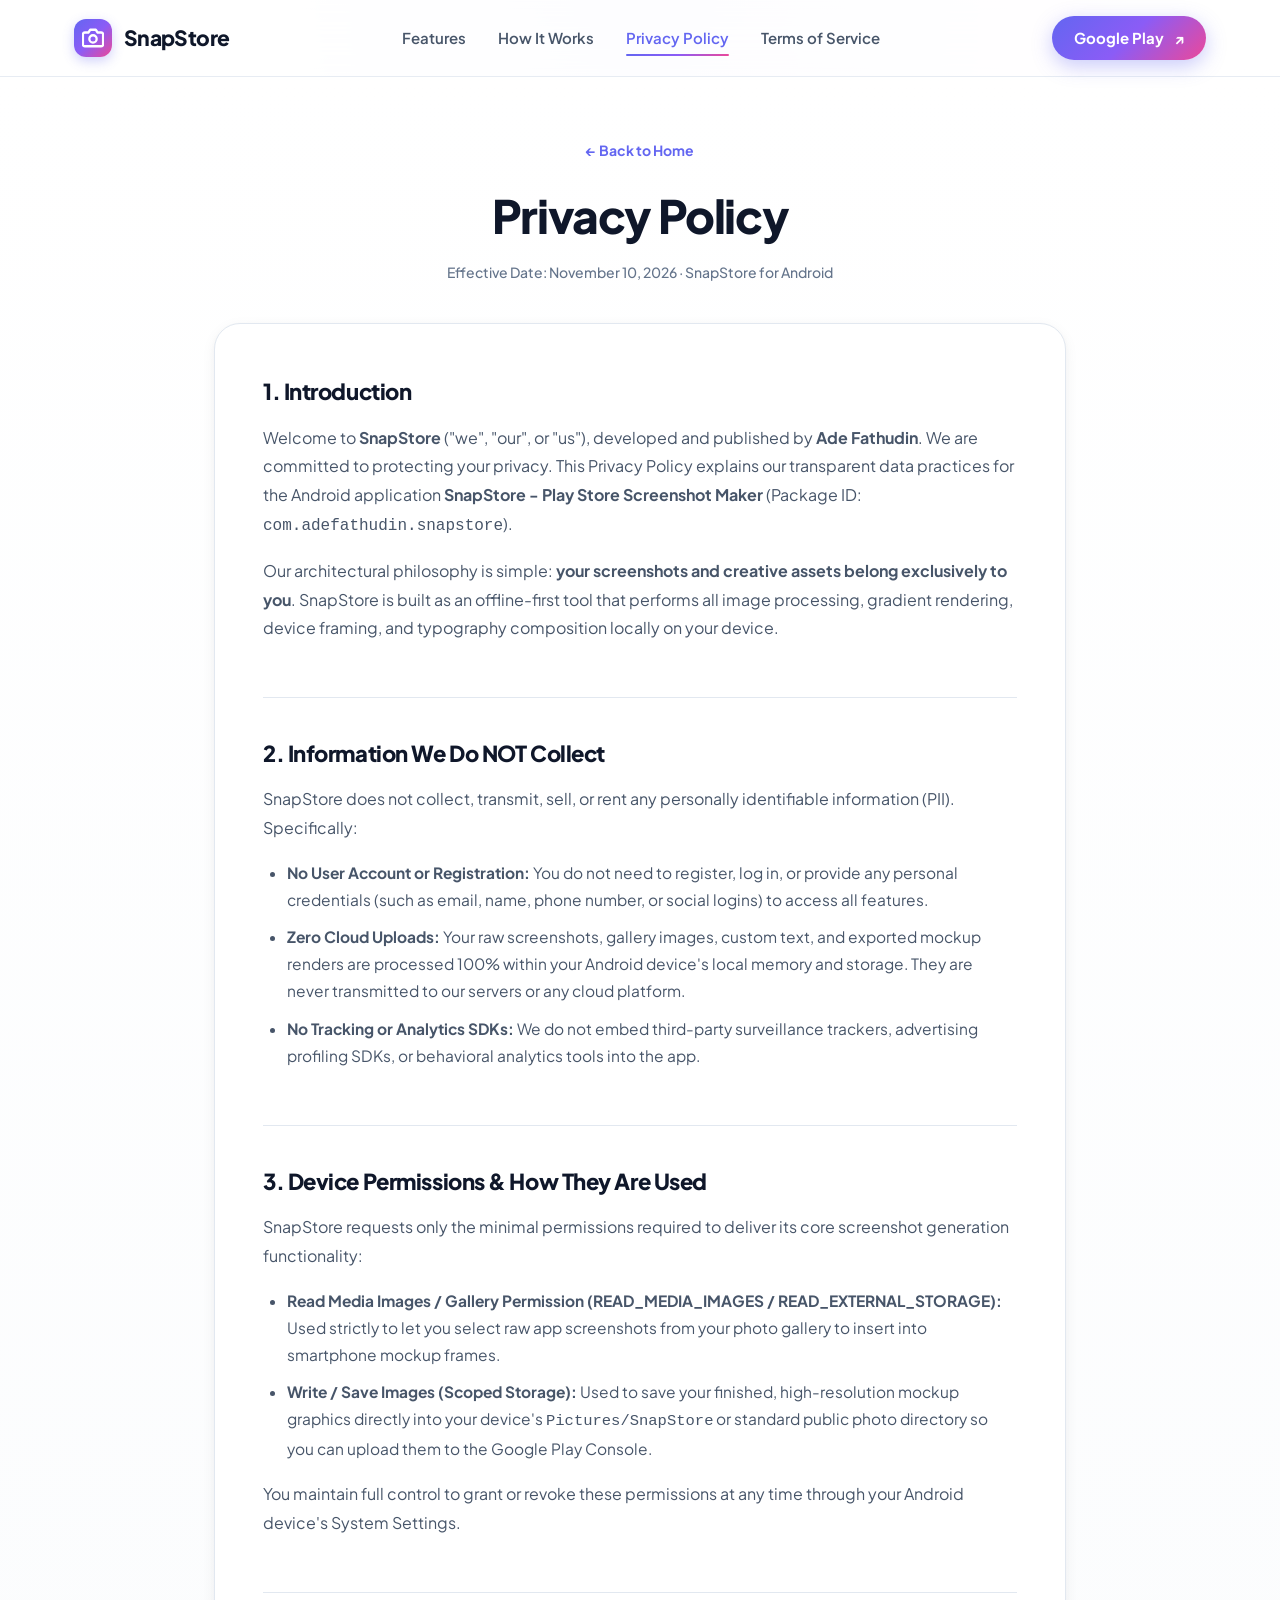
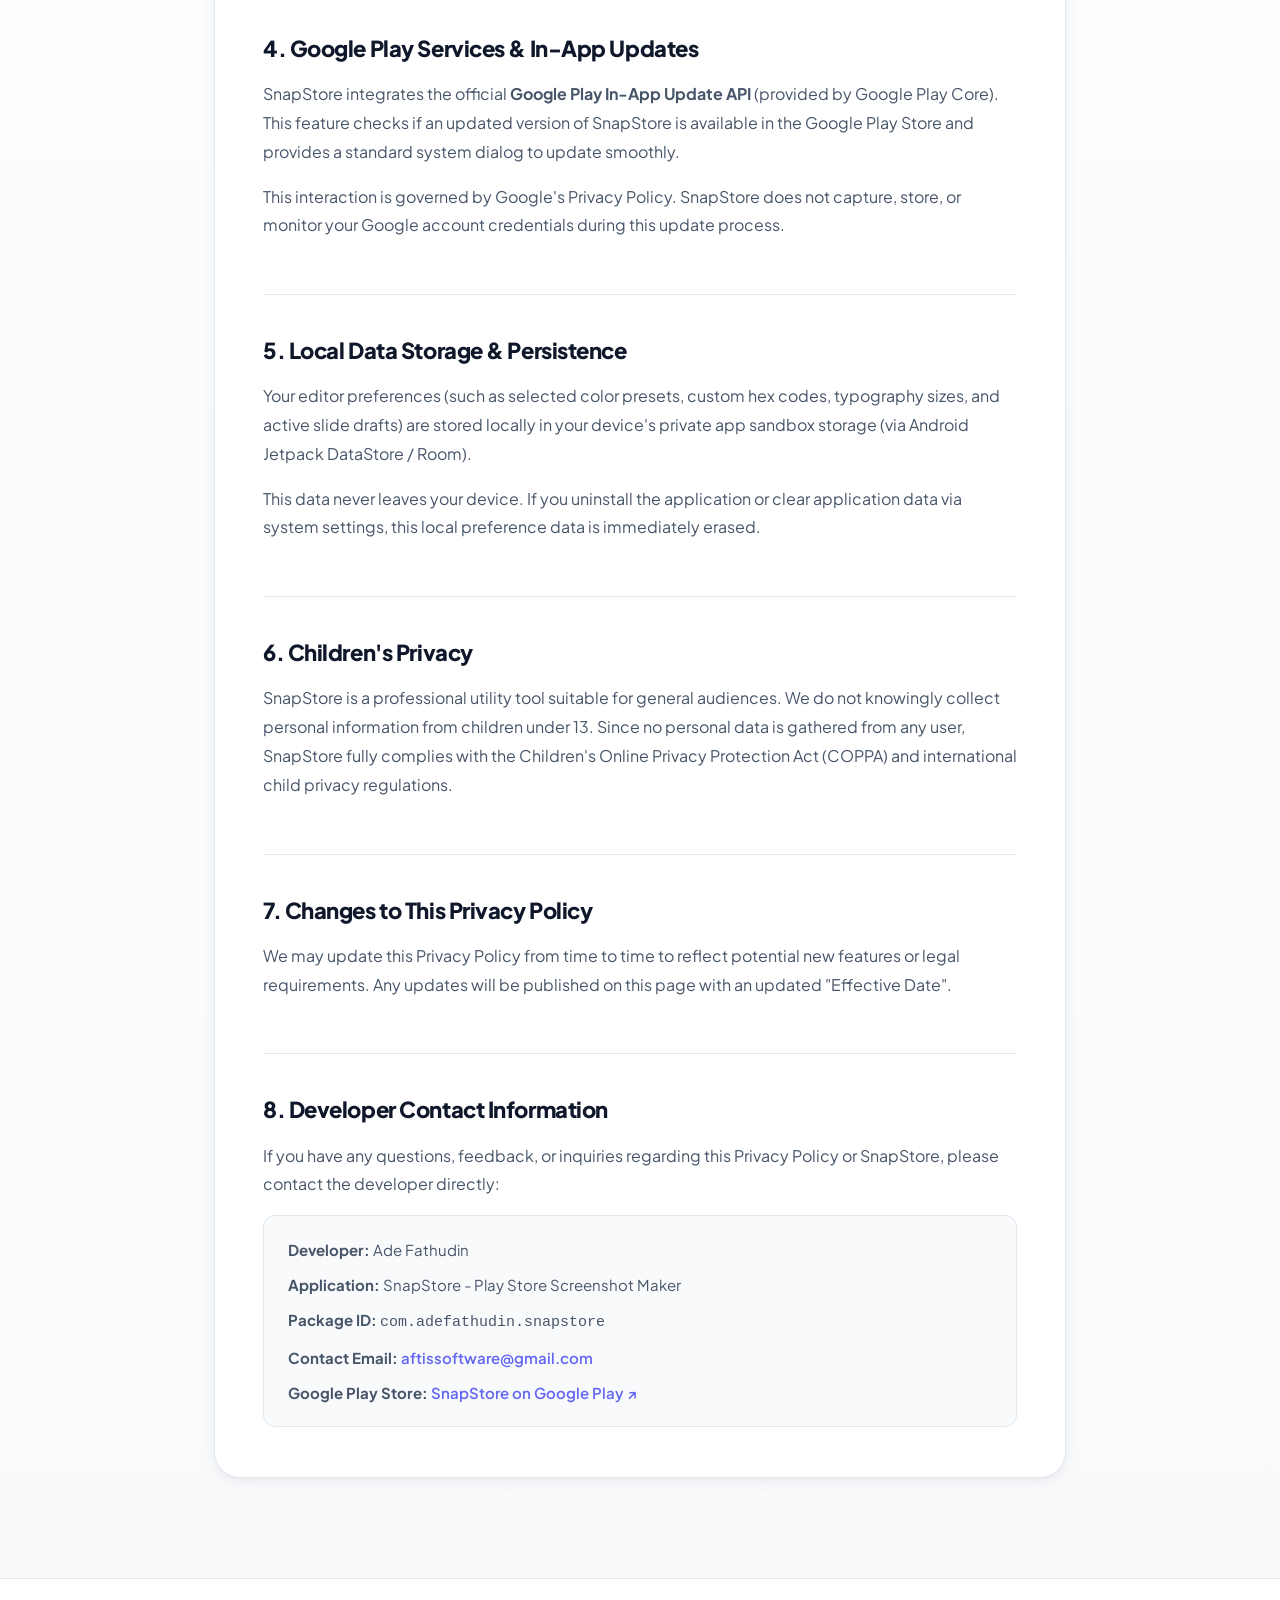
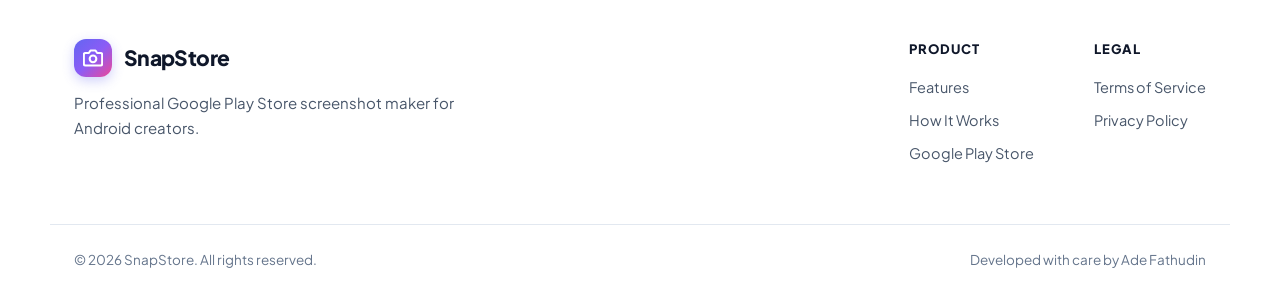
<file: snapstore/privacy-policy.html>
<!DOCTYPE html>
<html lang="en">

<head>
    <meta charset="UTF-8">
    <meta name="viewport" content="width=device-width, initial-scale=1.0">
    <title>Privacy Policy - SnapStore</title>
    <meta name="description"
        content="Privacy Policy for SnapStore - Play Store Screenshot Maker. Learn how we respect and protect your privacy. 100% offline-first.">
    <meta name="theme-color" content="#ffffff">

    <link rel="stylesheet" href="style.css">
    <link rel="preconnect" href="https://fonts.googleapis.com">
    <link rel="preconnect" href="https://fonts.gstatic.com" crossorigin>
    <link href="https://fonts.googleapis.com/css2?family=Plus+Jakarta+Sans:wght@400;500;600;700;800&display=swap"
        rel="stylesheet">
</head>

<body>
    <!-- Header / Navigation -->
    <header class="navbar">
        <div class="container nav-content">
            <a href="index.html" class="brand" aria-label="SnapStore Home">
                <div class="brand-icon-wrap">
                    <svg width="22" height="22" viewBox="0 0 24 24" fill="none" stroke="currentColor" stroke-width="2.5" stroke-linecap="round" stroke-linejoin="round">
                        <path d="M23 19a2 2 0 0 1-2 2H3a2 2 0 0 1-2-2V8a2 2 0 0 1 2-2h4l2-3h6l2 3h4a2 2 0 0 1 2 2z"></path>
                        <circle cx="12" cy="13" r="4"></circle>
                    </svg>
                </div>
                <span>SnapStore</span>
            </a>

            <nav class="nav-links">
                <a href="index.html#features">Features</a>
                <a href="index.html#how-it-works">How It Works</a>
                <a href="privacy-policy.html" class="active">Privacy Policy</a>
                <a href="terms-of-service.html">Terms of Service</a>
            </nav>

            <a href="https://play.google.com/store/apps/details?id=com.adefathudin.snapstore"
                class="btn btn-primary nav-cta" target="_blank" rel="noopener">
                <span>Google Play</span>
                <span>↗</span>
            </a>

            <button class="mobile-toggle" type="button" aria-label="Toggle Navigation Menu" aria-expanded="false">
                <span></span>
                <span></span>
            </button>
        </div>
    </header>

    <main class="policy-main">
        <div class="container policy-container">
            <div class="policy-header">
                <a href="index.html" class="back-link">&larr; Back to Home</a>
                <h1>Privacy Policy</h1>
                <p class="policy-date">Effective Date: November 10, 2026 · SnapStore for Android</p>
            </div>

            <article class="policy-content">
                <section>
                    <h2>1. Introduction</h2>
                    <p>
                        Welcome to <strong>SnapStore</strong> ("we", "our", or "us"), developed and published by <strong>Ade Fathudin</strong>. We are committed to protecting your privacy. This Privacy Policy explains our transparent data practices for the Android application <strong>SnapStore - Play Store Screenshot Maker</strong> (Package ID: <code>com.adefathudin.snapstore</code>).
                    </p>
                    <p>
                        Our architectural philosophy is simple: <strong>your screenshots and creative assets belong exclusively to you</strong>. SnapStore is built as an offline-first tool that performs all image processing, gradient rendering, device framing, and typography composition locally on your device.
                    </p>
                </section>

                <section>
                    <h2>2. Information We Do NOT Collect</h2>
                    <p>SnapStore does not collect, transmit, sell, or rent any personally identifiable information (PII). Specifically:</p>
                    <ul>
                        <li><strong>No User Account or Registration:</strong> You do not need to register, log in, or provide any personal credentials (such as email, name, phone number, or social logins) to access all features.</li>
                        <li><strong>Zero Cloud Uploads:</strong> Your raw screenshots, gallery images, custom text, and exported mockup renders are processed 100% within your Android device's local memory and storage. They are never transmitted to our servers or any cloud platform.</li>
                        <li><strong>No Tracking or Analytics SDKs:</strong> We do not embed third-party surveillance trackers, advertising profiling SDKs, or behavioral analytics tools into the app.</li>
                    </ul>
                </section>

                <section>
                    <h2>3. Device Permissions &amp; How They Are Used</h2>
                    <p>SnapStore requests only the minimal permissions required to deliver its core screenshot generation functionality:</p>
                    <ul>
                        <li>
                            <strong>Read Media Images / Gallery Permission (READ_MEDIA_IMAGES / READ_EXTERNAL_STORAGE):</strong>
                            Used strictly to let you select raw app screenshots from your photo gallery to insert into smartphone mockup frames.
                        </li>
                        <li>
                            <strong>Write / Save Images (Scoped Storage):</strong>
                            Used to save your finished, high-resolution mockup graphics directly into your device's <code>Pictures/SnapStore</code> or standard public photo directory so you can upload them to the Google Play Console.
                        </li>
                    </ul>
                    <p>
                        You maintain full control to grant or revoke these permissions at any time through your Android device's System Settings.
                    </p>
                </section>

                <section>
                    <h2>4. Google Play Services &amp; In-App Updates</h2>
                    <p>
                        SnapStore integrates the official <strong>Google Play In-App Update API</strong> (provided by Google Play Core). This feature checks if an updated version of SnapStore is available in the Google Play Store and provides a standard system dialog to update smoothly.
                    </p>
                    <p>
                        This interaction is governed by Google's Privacy Policy. SnapStore does not capture, store, or monitor your Google account credentials during this update process.
                    </p>
                </section>

                <section>
                    <h2>5. Local Data Storage &amp; Persistence</h2>
                    <p>
                        Your editor preferences (such as selected color presets, custom hex codes, typography sizes, and active slide drafts) are stored locally in your device's private app sandbox storage (via Android Jetpack DataStore / Room).
                    </p>
                    <p>
                        This data never leaves your device. If you uninstall the application or clear application data via system settings, this local preference data is immediately erased.
                    </p>
                </section>

                <section>
                    <h2>6. Children's Privacy</h2>
                    <p>
                        SnapStore is a professional utility tool suitable for general audiences. We do not knowingly collect personal information from children under 13. Since no personal data is gathered from any user, SnapStore fully complies with the Children's Online Privacy Protection Act (COPPA) and international child privacy regulations.
                    </p>
                </section>

                <section>
                    <h2>7. Changes to This Privacy Policy</h2>
                    <p>
                        We may update this Privacy Policy from time to time to reflect potential new features or legal requirements. Any updates will be published on this page with an updated "Effective Date".
                    </p>
                </section>

                <section>
                    <h2>8. Developer Contact Information</h2>
                    <p>
                        If you have any questions, feedback, or inquiries regarding this Privacy Policy or SnapStore, please contact the developer directly:
                    </p>
                    <div class="contact-box">
                        <p><strong>Developer:</strong> Ade Fathudin</p>
                        <p><strong>Application:</strong> SnapStore - Play Store Screenshot Maker</p>
                        <p><strong>Package ID:</strong> <code>com.adefathudin.snapstore</code></p>
                        <p><strong>Contact Email:</strong> <a href="mailto:aftissoftware@gmail.com">aftissoftware@gmail.com</a></p>
                        <p><strong>Google Play Store:</strong> <a href="https://play.google.com/store/apps/details?id=com.adefathudin.snapstore" target="_blank" rel="noopener">SnapStore on Google Play ↗</a></p>
                    </div>
                </section>
            </article>
        </div>
    </main>

    <!-- Footer -->
    <footer class="footer">
        <div class="container footer-content">
            <div class="footer-left">
                <a href="index.html" class="brand">
                    <div class="brand-icon-wrap">
                        <svg width="20" height="20" viewBox="0 0 24 24" fill="none" stroke="currentColor" stroke-width="2.5" stroke-linecap="round" stroke-linejoin="round">
                            <path d="M23 19a2 2 0 0 1-2 2H3a2 2 0 0 1-2-2V8a2 2 0 0 1 2-2h4l2-3h6l2 3h4a2 2 0 0 1 2 2z"></path>
                            <circle cx="12" cy="13" r="4"></circle>
                        </svg>
                    </div>
                    <span>SnapStore</span>
                </a>
                <p class="footer-desc">Professional Google Play Store screenshot maker for Android creators.</p>
            </div>

            <div class="footer-right">
                <div class="footer-links-group">
                    <div>
                        <div class="footer-title">Product</div>
                        <a href="index.html#features">Features</a>
                        <a href="index.html#how-it-works">How It Works</a>
                        <a href="https://play.google.com/store/apps/details?id=com.adefathudin.snapstore" target="_blank" rel="noopener">Google Play Store</a>
                    </div>
                    <div>
                        <div class="footer-title">Legal</div>
                        <a href="terms-of-service.html">Terms of Service</a>
                        <a href="privacy-policy.html">Privacy Policy</a>
                    </div>
                </div>
            </div>
        </div>
        <div class="container footer-bottom">
            <p>&copy; <span id="current-year">2026</span> SnapStore. All rights reserved.</p>
            <p>Developed with care by Ade Fathudin</p>
        </div>
    </footer>

    <script src="main.js"></script>
</body>

</html>
</file>
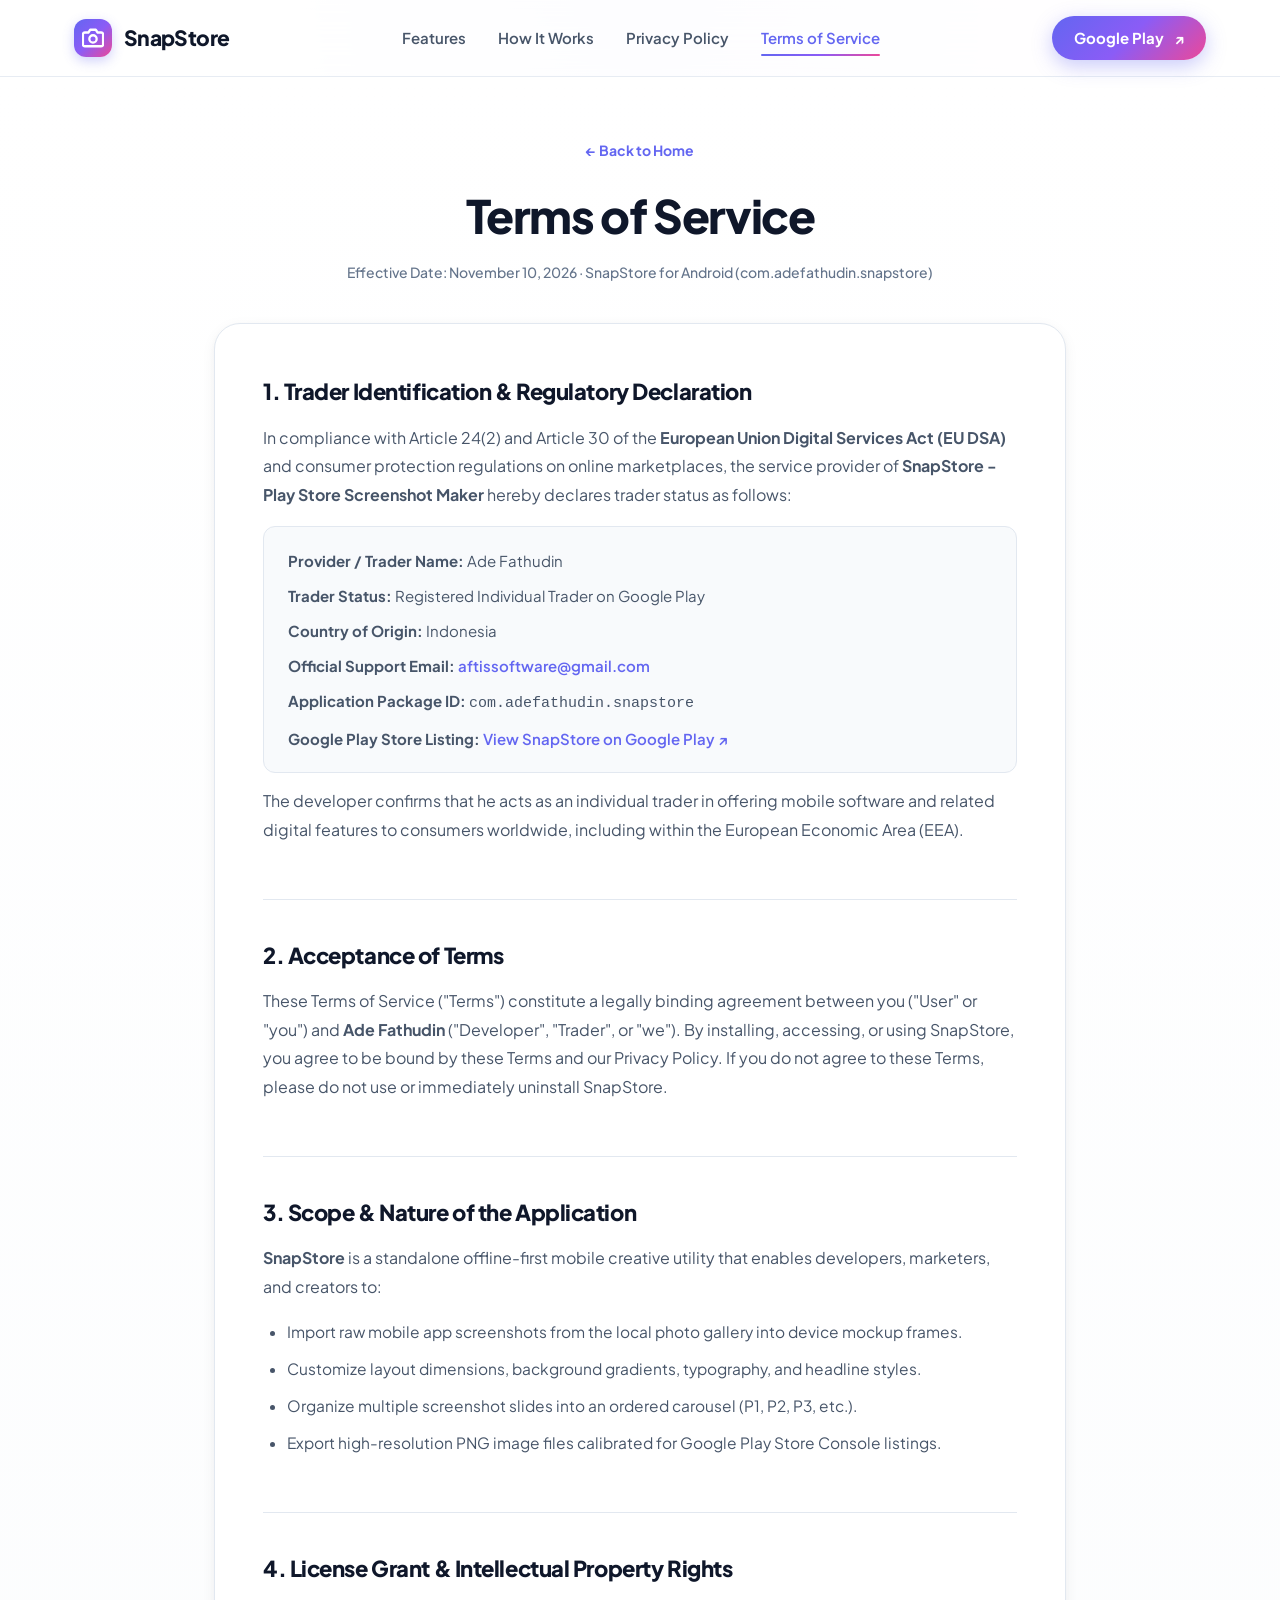
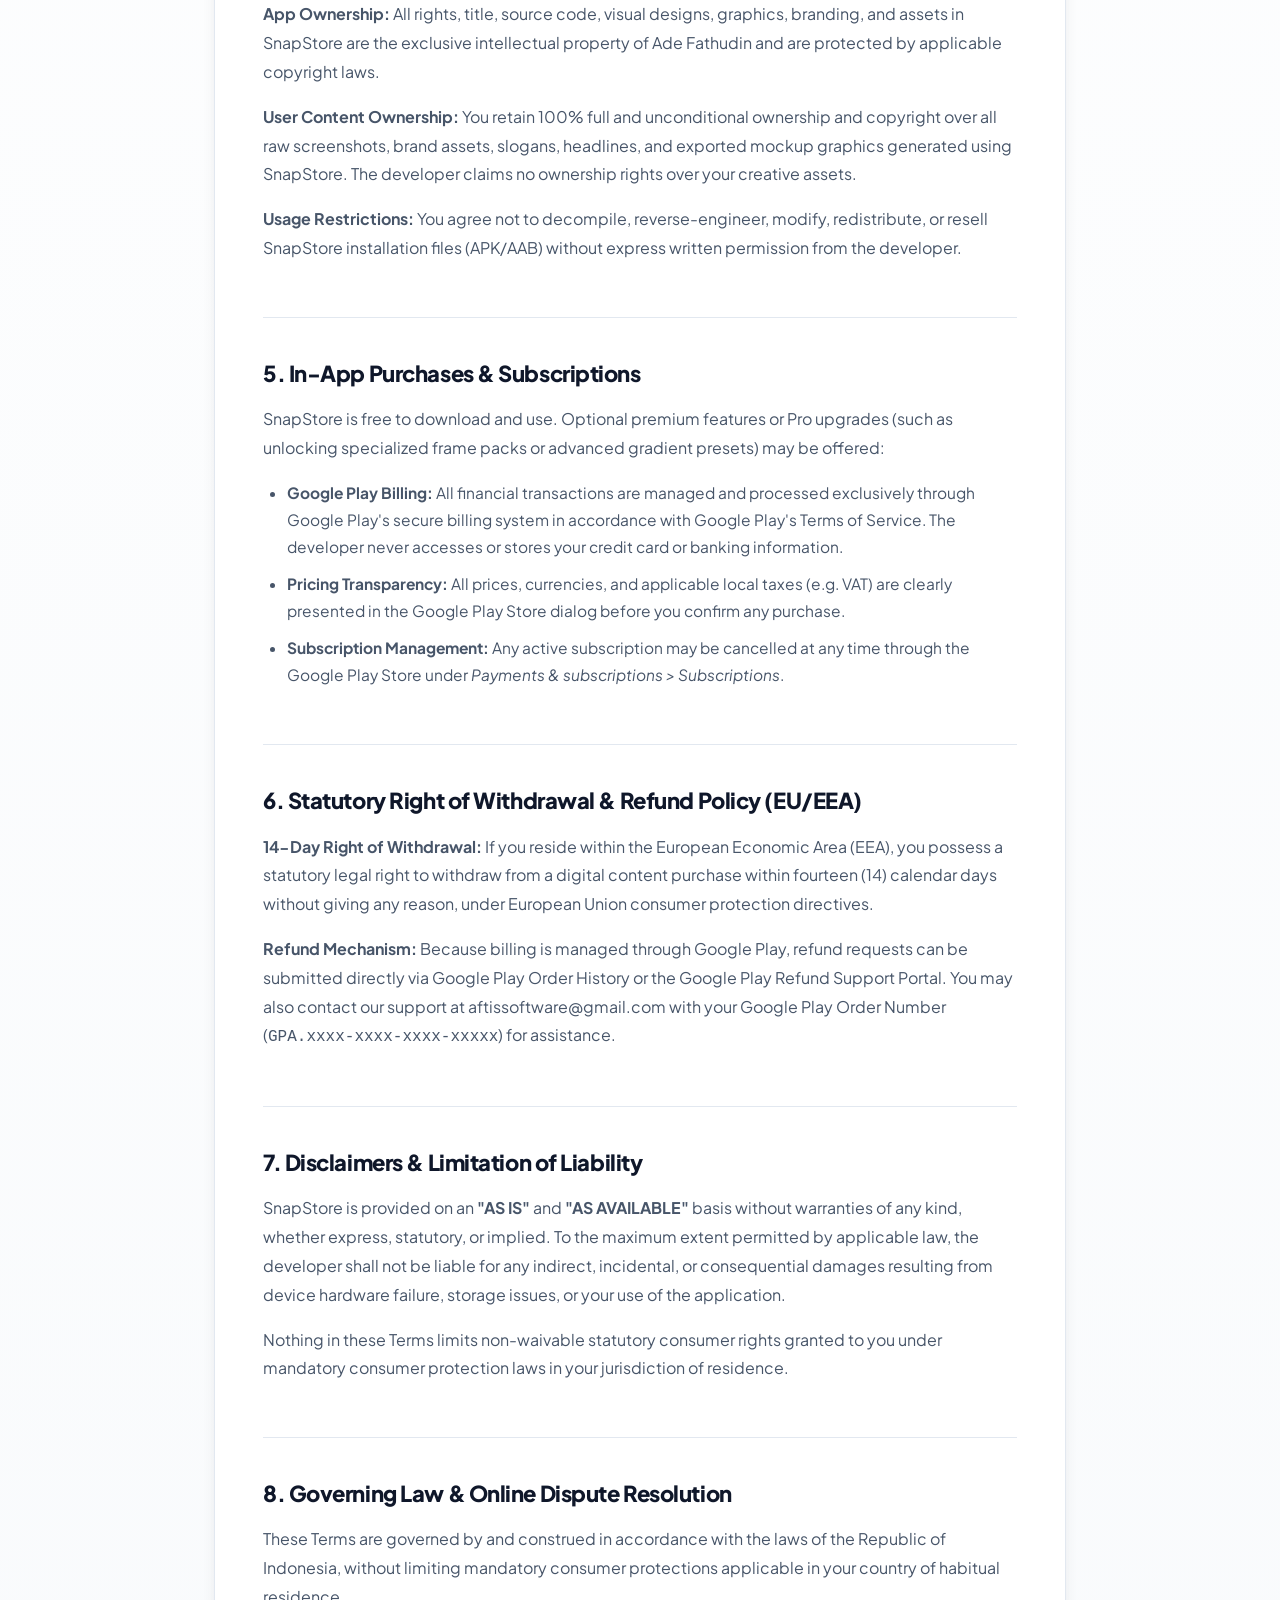
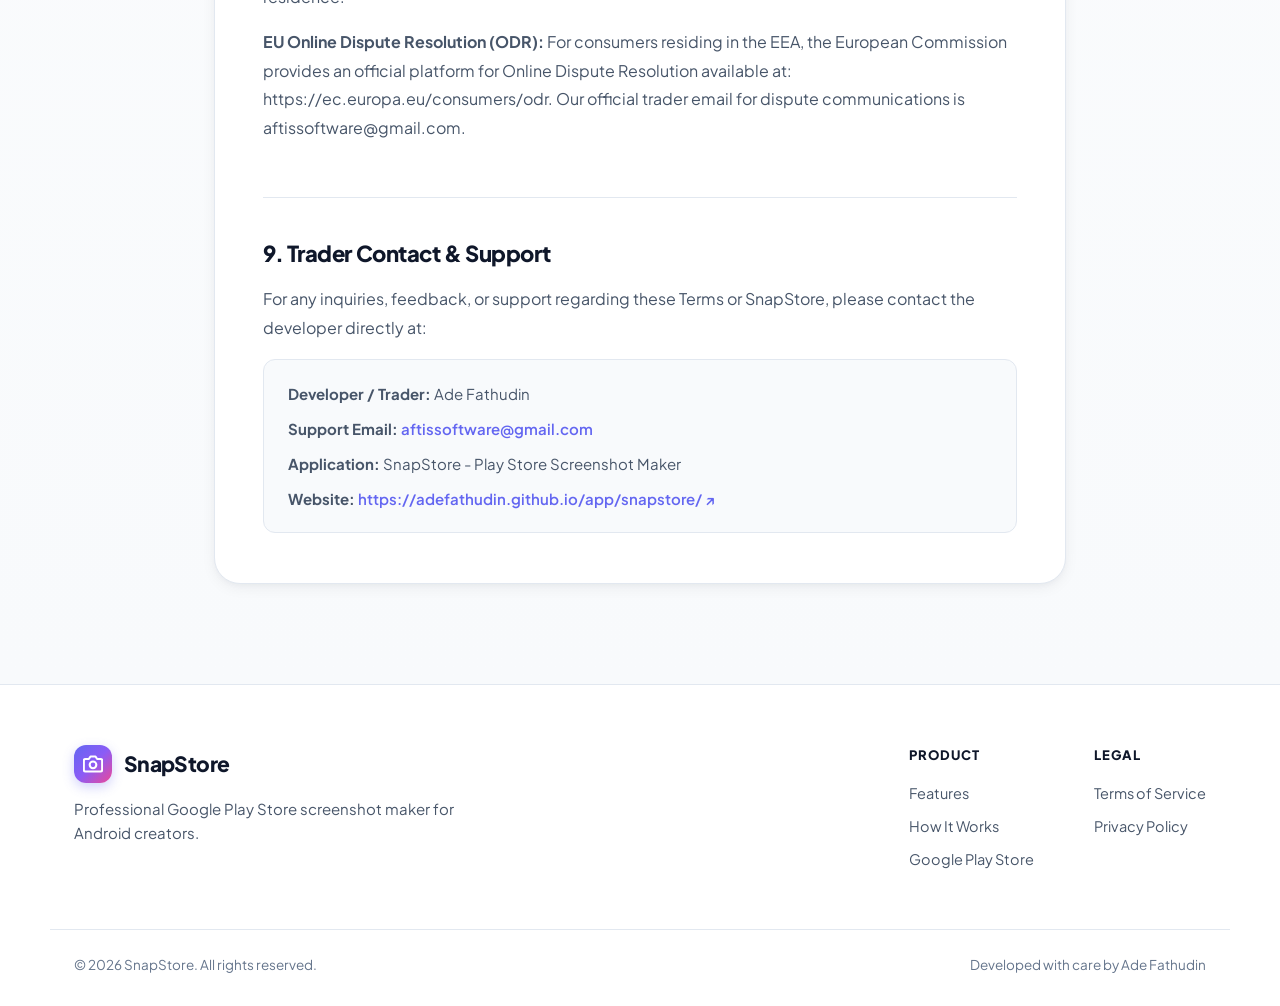
<file: snapstore/terms-of-service.html>
<!DOCTYPE html>
<html lang="en">

<head>
    <meta charset="UTF-8">
    <meta name="viewport" content="width=device-width, initial-scale=1.0">
    <title>Terms of Service &amp; Trader Declaration - SnapStore</title>
    <meta name="description"
        content="Official Terms of Service and European Union Digital Services Act (DSA) Trader Declaration for SnapStore - Play Store Screenshot Maker.">
    <meta name="theme-color" content="#ffffff">

    <link rel="stylesheet" href="style.css">
    <link rel="preconnect" href="https://fonts.googleapis.com">
    <link rel="preconnect" href="https://fonts.gstatic.com" crossorigin>
    <link href="https://fonts.googleapis.com/css2?family=Plus+Jakarta+Sans:wght@400;500;600;700;800&display=swap"
        rel="stylesheet">
</head>

<body>
    <!-- Header / Navigation -->
    <header class="navbar">
        <div class="container nav-content">
            <a href="index.html" class="brand" aria-label="SnapStore Home">
                <div class="brand-icon-wrap">
                    <svg width="22" height="22" viewBox="0 0 24 24" fill="none" stroke="currentColor" stroke-width="2.5" stroke-linecap="round" stroke-linejoin="round">
                        <path d="M23 19a2 2 0 0 1-2 2H3a2 2 0 0 1-2-2V8a2 2 0 0 1 2-2h4l2-3h6l2 3h4a2 2 0 0 1 2 2z"></path>
                        <circle cx="12" cy="13" r="4"></circle>
                    </svg>
                </div>
                <span>SnapStore</span>
            </a>

            <nav class="nav-links">
                <a href="index.html#features">Features</a>
                <a href="index.html#how-it-works">How It Works</a>
                <a href="privacy-policy.html">Privacy Policy</a>
                <a href="terms-of-service.html" class="active">Terms of Service</a>
            </nav>

            <a href="https://play.google.com/store/apps/details?id=com.adefathudin.snapstore"
                class="btn btn-primary nav-cta" target="_blank" rel="noopener">
                <span>Google Play</span>
                <span>↗</span>
            </a>

            <button class="mobile-toggle" type="button" aria-label="Toggle Navigation Menu" aria-expanded="false">
                <span></span>
                <span></span>
            </button>
        </div>
    </header>

    <main class="policy-main">
        <div class="container policy-container">
            <div class="policy-header">
                <a href="index.html" class="back-link">&larr; Back to Home</a>
                <h1>Terms of Service</h1>
                <p class="policy-date">Effective Date: November 10, 2026 · SnapStore for Android (com.adefathudin.snapstore)</p>
            </div>

            <article class="policy-content">
                <!-- Section 1: Trader Declaration -->
                <section>
                    <h2>1. Trader Identification &amp; Regulatory Declaration</h2>
                    <p>
                        In compliance with Article 24(2) and Article 30 of the <strong>European Union Digital Services Act (EU DSA)</strong> and consumer protection regulations on online marketplaces, the service provider of <strong>SnapStore - Play Store Screenshot Maker</strong> hereby declares trader status as follows:
                    </p>

                    <div class="contact-box">
                        <p><strong>Provider / Trader Name:</strong> Ade Fathudin</p>
                        <p><strong>Trader Status:</strong> Registered Individual Trader on Google Play</p>
                        <p><strong>Country of Origin:</strong> Indonesia</p>
                        <p><strong>Official Support Email:</strong> <a href="mailto:aftissoftware@gmail.com">aftissoftware@gmail.com</a></p>
                        <p><strong>Application Package ID:</strong> <code>com.adefathudin.snapstore</code></p>
                        <p><strong>Google Play Store Listing:</strong> <a href="https://play.google.com/store/apps/details?id=com.adefathudin.snapstore" target="_blank" rel="noopener">View SnapStore on Google Play ↗</a></p>
                    </div>

                    <p style="margin-top: 14px;">
                        The developer confirms that he acts as an individual trader in offering mobile software and related digital features to consumers worldwide, including within the European Economic Area (EEA).
                    </p>
                </section>

                <!-- Section 2: Acceptance -->
                <section>
                    <h2>2. Acceptance of Terms</h2>
                    <p>
                        These Terms of Service ("Terms") constitute a legally binding agreement between you ("User" or "you") and <strong>Ade Fathudin</strong> ("Developer", "Trader", or "we"). By installing, accessing, or using SnapStore, you agree to be bound by these Terms and our <a href="privacy-policy.html">Privacy Policy</a>. If you do not agree to these Terms, please do not use or immediately uninstall SnapStore.
                    </p>
                </section>

                <!-- Section 3: Scope of Services -->
                <section>
                    <h2>3. Scope &amp; Nature of the Application</h2>
                    <p>
                        <strong>SnapStore</strong> is a standalone offline-first mobile creative utility that enables developers, marketers, and creators to:
                    </p>
                    <ul>
                        <li>Import raw mobile app screenshots from the local photo gallery into device mockup frames.</li>
                        <li>Customize layout dimensions, background gradients, typography, and headline styles.</li>
                        <li>Organize multiple screenshot slides into an ordered carousel (P1, P2, P3, etc.).</li>
                        <li>Export high-resolution PNG image files calibrated for Google Play Store Console listings.</li>
                    </ul>
                </section>

                <!-- Section 4: License & IP -->
                <section>
                    <h2>4. License Grant &amp; Intellectual Property Rights</h2>
                    <p>
                        <strong>App Ownership:</strong> All rights, title, source code, visual designs, graphics, branding, and assets in SnapStore are the exclusive intellectual property of Ade Fathudin and are protected by applicable copyright laws.
                    </p>
                    <p>
                        <strong>User Content Ownership:</strong> You retain 100% full and unconditional ownership and copyright over all raw screenshots, brand assets, slogans, headlines, and exported mockup graphics generated using SnapStore. The developer claims no ownership rights over your creative assets.
                    </p>
                    <p>
                        <strong>Usage Restrictions:</strong> You agree not to decompile, reverse-engineer, modify, redistribute, or resell SnapStore installation files (APK/AAB) without express written permission from the developer.
                    </p>
                </section>

                <!-- Section 5: In-App Purchases & Google Play Billing -->
                <section>
                    <h2>5. In-App Purchases &amp; Subscriptions</h2>
                    <p>
                        SnapStore is free to download and use. Optional premium features or Pro upgrades (such as unlocking specialized frame packs or advanced gradient presets) may be offered:
                    </p>
                    <ul>
                        <li><strong>Google Play Billing:</strong> All financial transactions are managed and processed exclusively through Google Play's secure billing system in accordance with Google Play's Terms of Service. The developer never accesses or stores your credit card or banking information.</li>
                        <li><strong>Pricing Transparency:</strong> All prices, currencies, and applicable local taxes (e.g. VAT) are clearly presented in the Google Play Store dialog before you confirm any purchase.</li>
                        <li><strong>Subscription Management:</strong> Any active subscription may be cancelled at any time through the Google Play Store under <em>Payments &amp; subscriptions &gt; Subscriptions</em>.</li>
                    </ul>
                </section>

                <!-- Section 6: Right of Withdrawal & Refunds -->
                <section>
                    <h2>6. Statutory Right of Withdrawal &amp; Refund Policy (EU/EEA)</h2>
                    <p>
                        <strong>14-Day Right of Withdrawal:</strong> If you reside within the European Economic Area (EEA), you possess a statutory legal right to withdraw from a digital content purchase within fourteen (14) calendar days without giving any reason, under European Union consumer protection directives.
                    </p>
                    <p>
                        <strong>Refund Mechanism:</strong> Because billing is managed through Google Play, refund requests can be submitted directly via <a href="https://play.google.com/store/account/orderhistory" target="_blank" rel="noopener">Google Play Order History</a> or the <a href="https://support.google.com/googleplay/answer/2479637" target="_blank" rel="noopener">Google Play Refund Support Portal</a>. You may also contact our support at <a href="mailto:aftissoftware@gmail.com">aftissoftware@gmail.com</a> with your Google Play Order Number (<code>GPA.xxxx-xxxx-xxxx-xxxxx</code>) for assistance.
                    </p>
                </section>

                <!-- Section 7: Disclaimers -->
                <section>
                    <h2>7. Disclaimers &amp; Limitation of Liability</h2>
                    <p>
                        SnapStore is provided on an <strong>"AS IS"</strong> and <strong>"AS AVAILABLE"</strong> basis without warranties of any kind, whether express, statutory, or implied. To the maximum extent permitted by applicable law, the developer shall not be liable for any indirect, incidental, or consequential damages resulting from device hardware failure, storage issues, or your use of the application.
                    </p>
                    <p>
                        Nothing in these Terms limits non-waivable statutory consumer rights granted to you under mandatory consumer protection laws in your jurisdiction of residence.
                    </p>
                </section>

                <!-- Section 8: Governing Law & Dispute Resolution -->
                <section>
                    <h2>8. Governing Law &amp; Online Dispute Resolution</h2>
                    <p>
                        These Terms are governed by and construed in accordance with the laws of the Republic of Indonesia, without limiting mandatory consumer protections applicable in your country of habitual residence.
                    </p>
                    <p>
                        <strong>EU Online Dispute Resolution (ODR):</strong> For consumers residing in the EEA, the European Commission provides an official platform for Online Dispute Resolution available at: <a href="https://ec.europa.eu/consumers/odr" target="_blank" rel="noopener">https://ec.europa.eu/consumers/odr</a>. Our official trader email for dispute communications is <a href="mailto:aftissoftware@gmail.com">aftissoftware@gmail.com</a>.
                    </p>
                </section>

                <!-- Section 9: Contact -->
                <section>
                    <h2>9. Trader Contact &amp; Support</h2>
                    <p>
                        For any inquiries, feedback, or support regarding these Terms or SnapStore, please contact the developer directly at:
                    </p>
                    <div class="contact-box">
                        <p><strong>Developer / Trader:</strong> Ade Fathudin</p>
                        <p><strong>Support Email:</strong> <a href="mailto:aftissoftware@gmail.com">aftissoftware@gmail.com</a></p>
                        <p><strong>Application:</strong> SnapStore - Play Store Screenshot Maker</p>
                        <p><strong>Website:</strong> <a href="https://adefathudin.github.io/app/snapstore/" target="_blank" rel="noopener">https://adefathudin.github.io/app/snapstore/ ↗</a></p>
                    </div>
                </section>
            </article>
        </div>
    </main>

    <!-- Footer -->
    <footer class="footer">
        <div class="container footer-content">
            <div class="footer-left">
                <a href="index.html" class="brand">
                    <div class="brand-icon-wrap">
                        <svg width="20" height="20" viewBox="0 0 24 24" fill="none" stroke="currentColor" stroke-width="2.5" stroke-linecap="round" stroke-linejoin="round">
                            <path d="M23 19a2 2 0 0 1-2 2H3a2 2 0 0 1-2-2V8a2 2 0 0 1 2-2h4l2-3h6l2 3h4a2 2 0 0 1 2 2z"></path>
                            <circle cx="12" cy="13" r="4"></circle>
                        </svg>
                    </div>
                    <span>SnapStore</span>
                </a>
                <p class="footer-desc">Professional Google Play Store screenshot maker for Android creators.</p>
            </div>

            <div class="footer-right">
                <div class="footer-links-group">
                    <div>
                        <div class="footer-title">Product</div>
                        <a href="index.html#features">Features</a>
                        <a href="index.html#how-it-works">How It Works</a>
                        <a href="https://play.google.com/store/apps/details?id=com.adefathudin.snapstore" target="_blank" rel="noopener">Google Play Store</a>
                    </div>
                    <div>
                        <div class="footer-title">Legal</div>
                        <a href="terms-of-service.html">Terms of Service</a>
                        <a href="privacy-policy.html">Privacy Policy</a>
                    </div>
                </div>
            </div>
        </div>
        <div class="container footer-bottom">
            <p>&copy; <span id="current-year">2026</span> SnapStore. All rights reserved.</p>
            <p>Developed with care by Ade Fathudin</p>
        </div>
    </footer>

    <script src="main.js"></script>
</body>

</html>
</file>
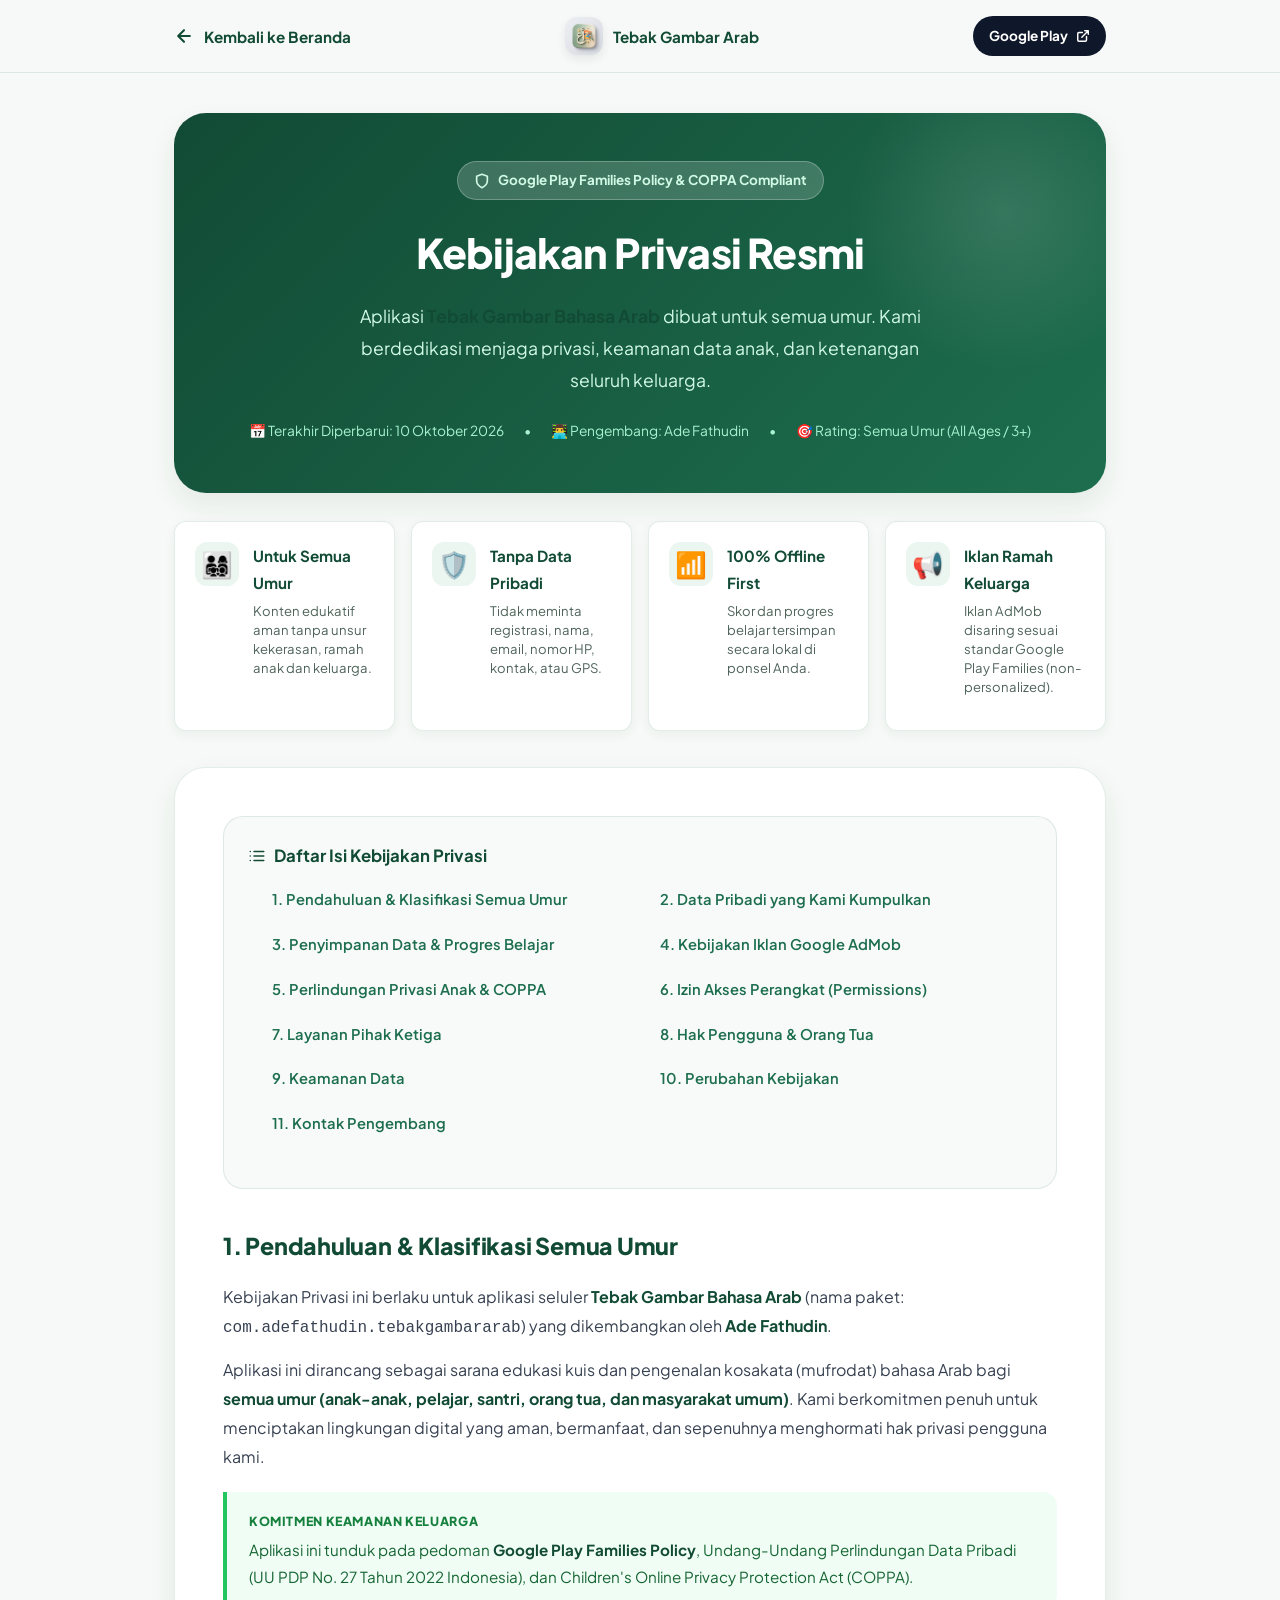
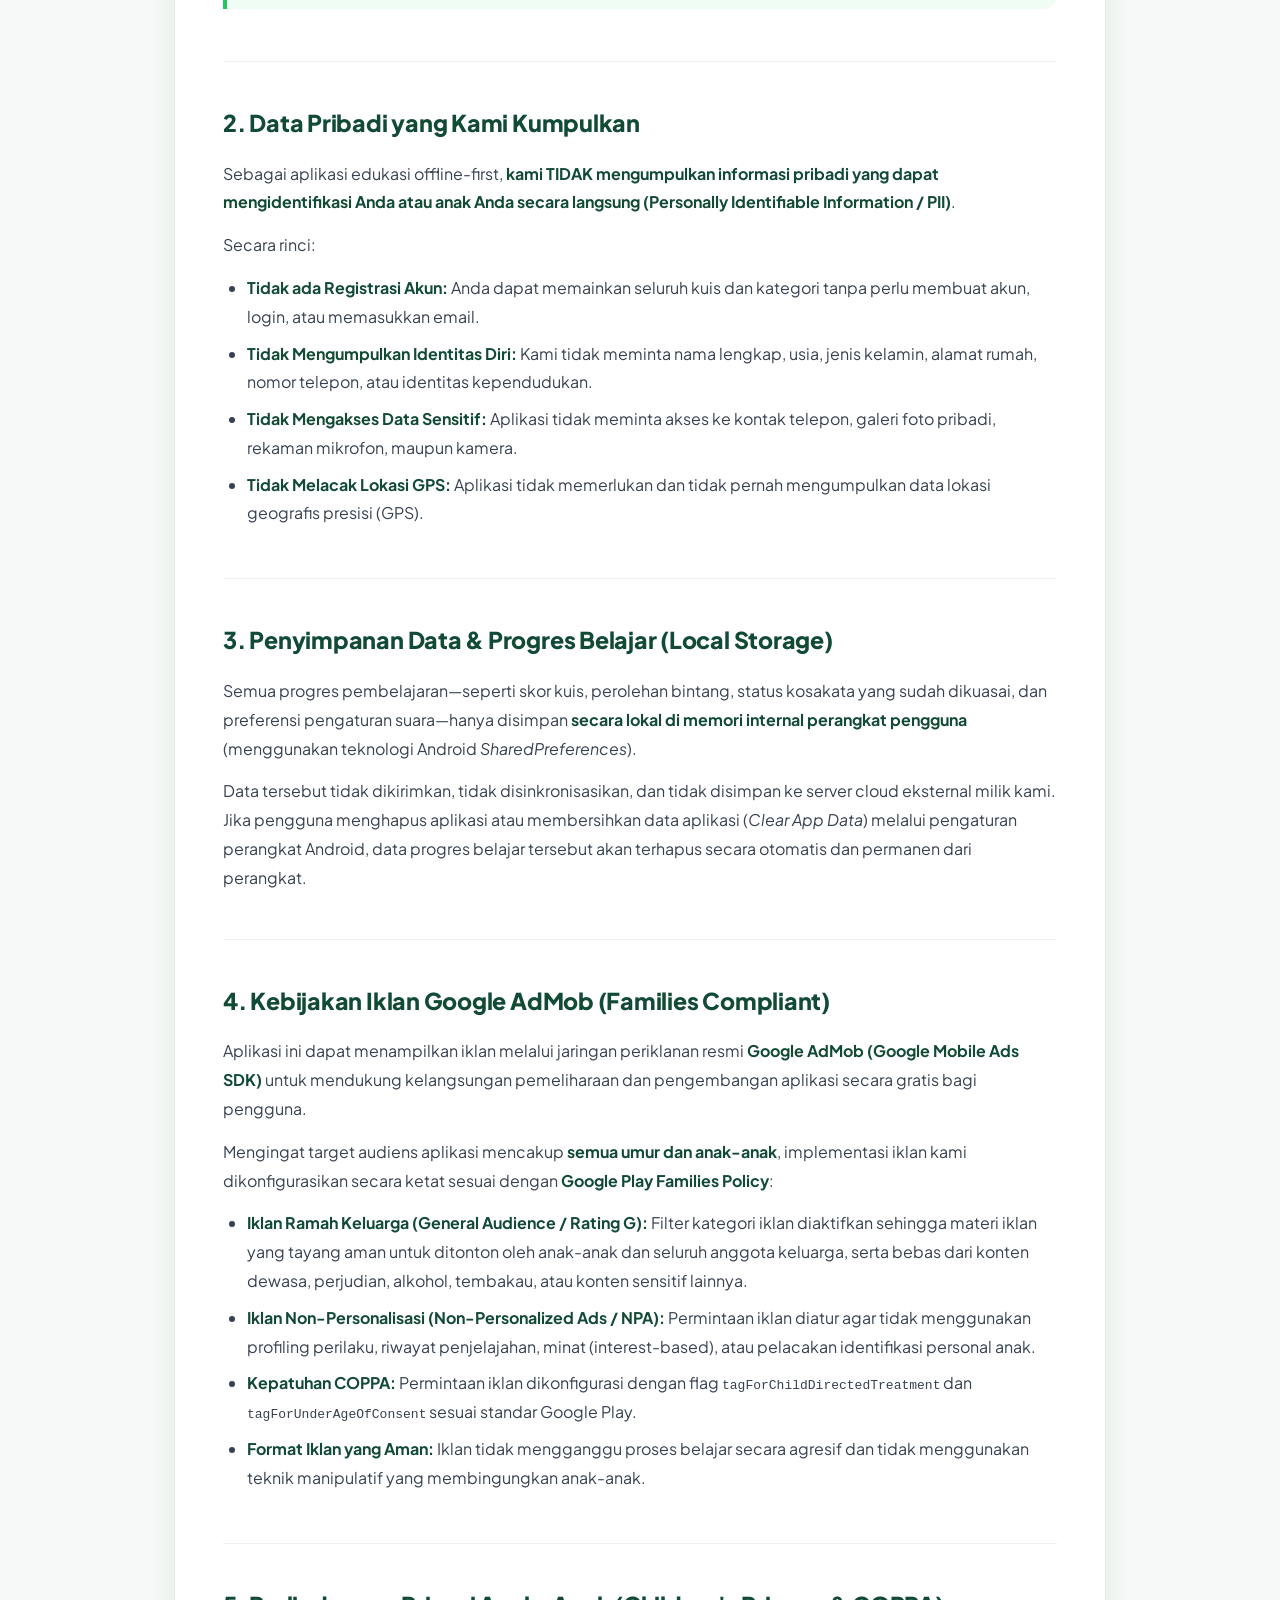
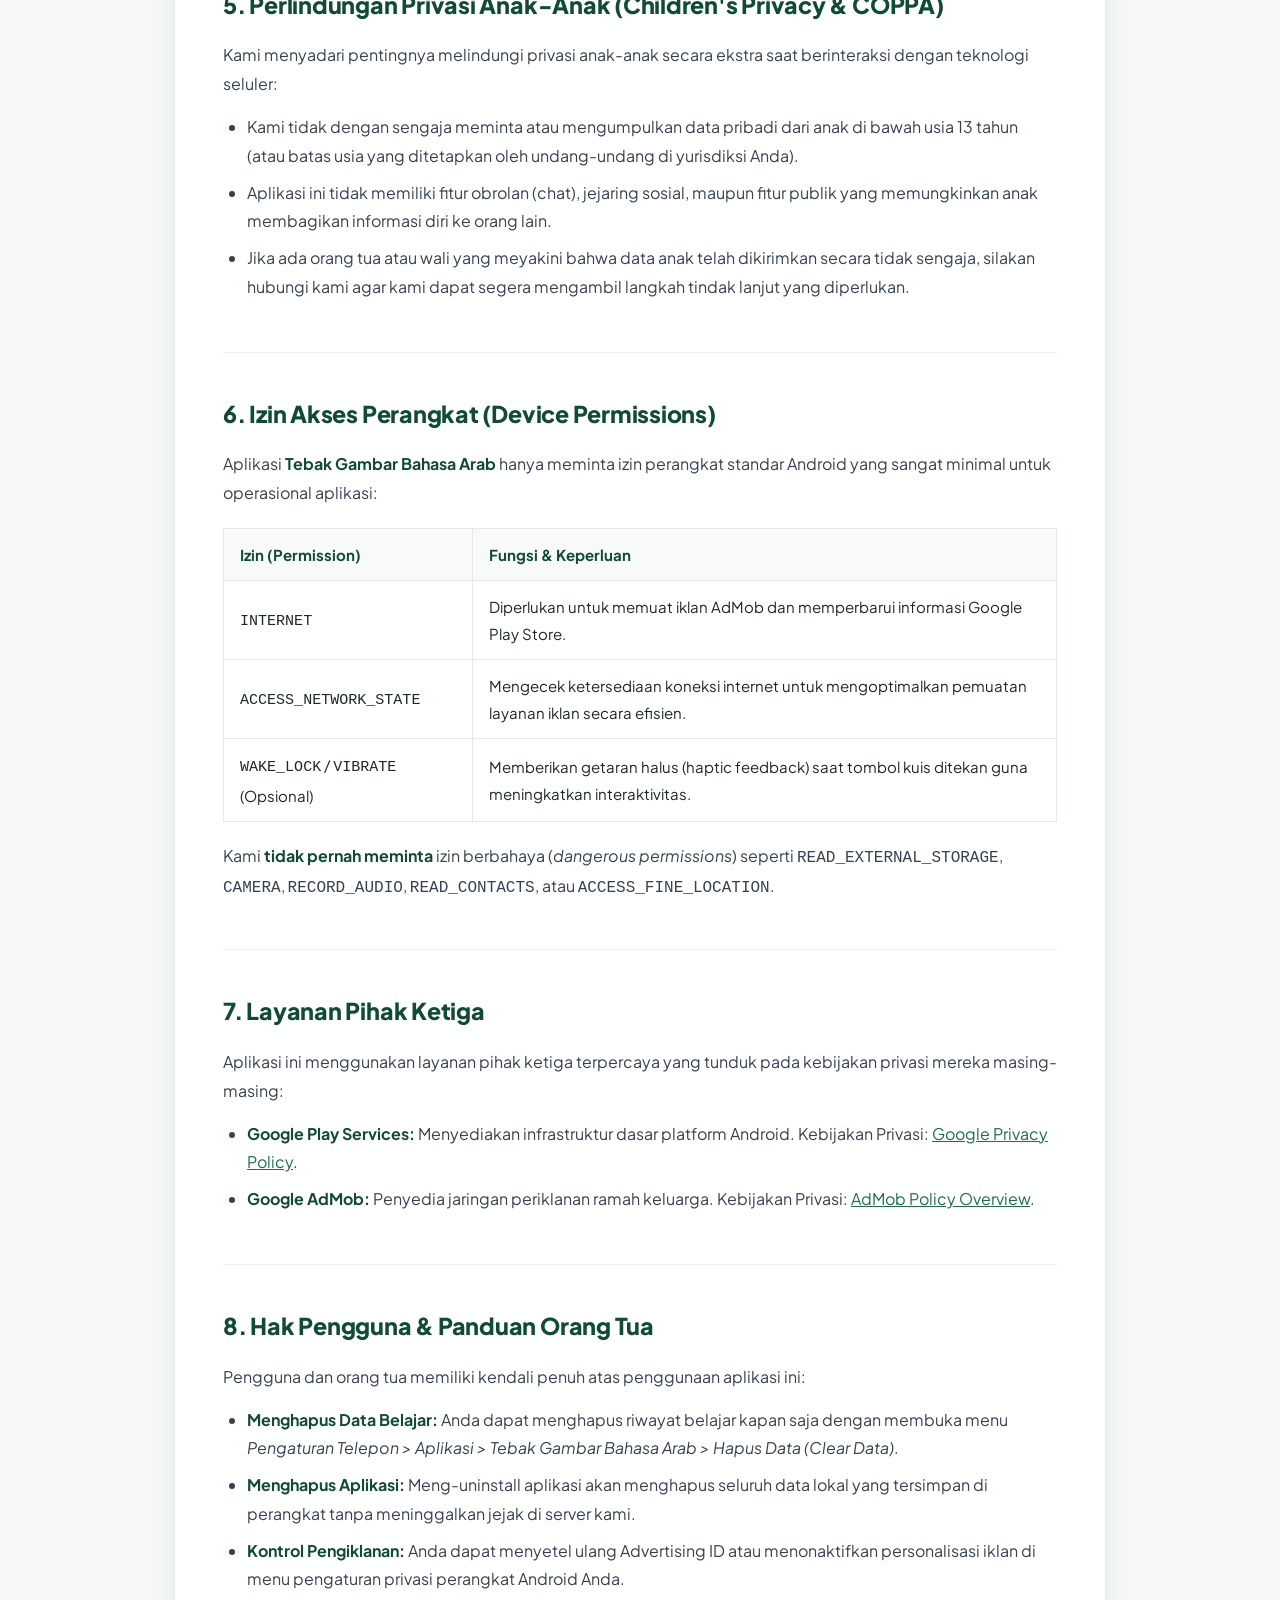
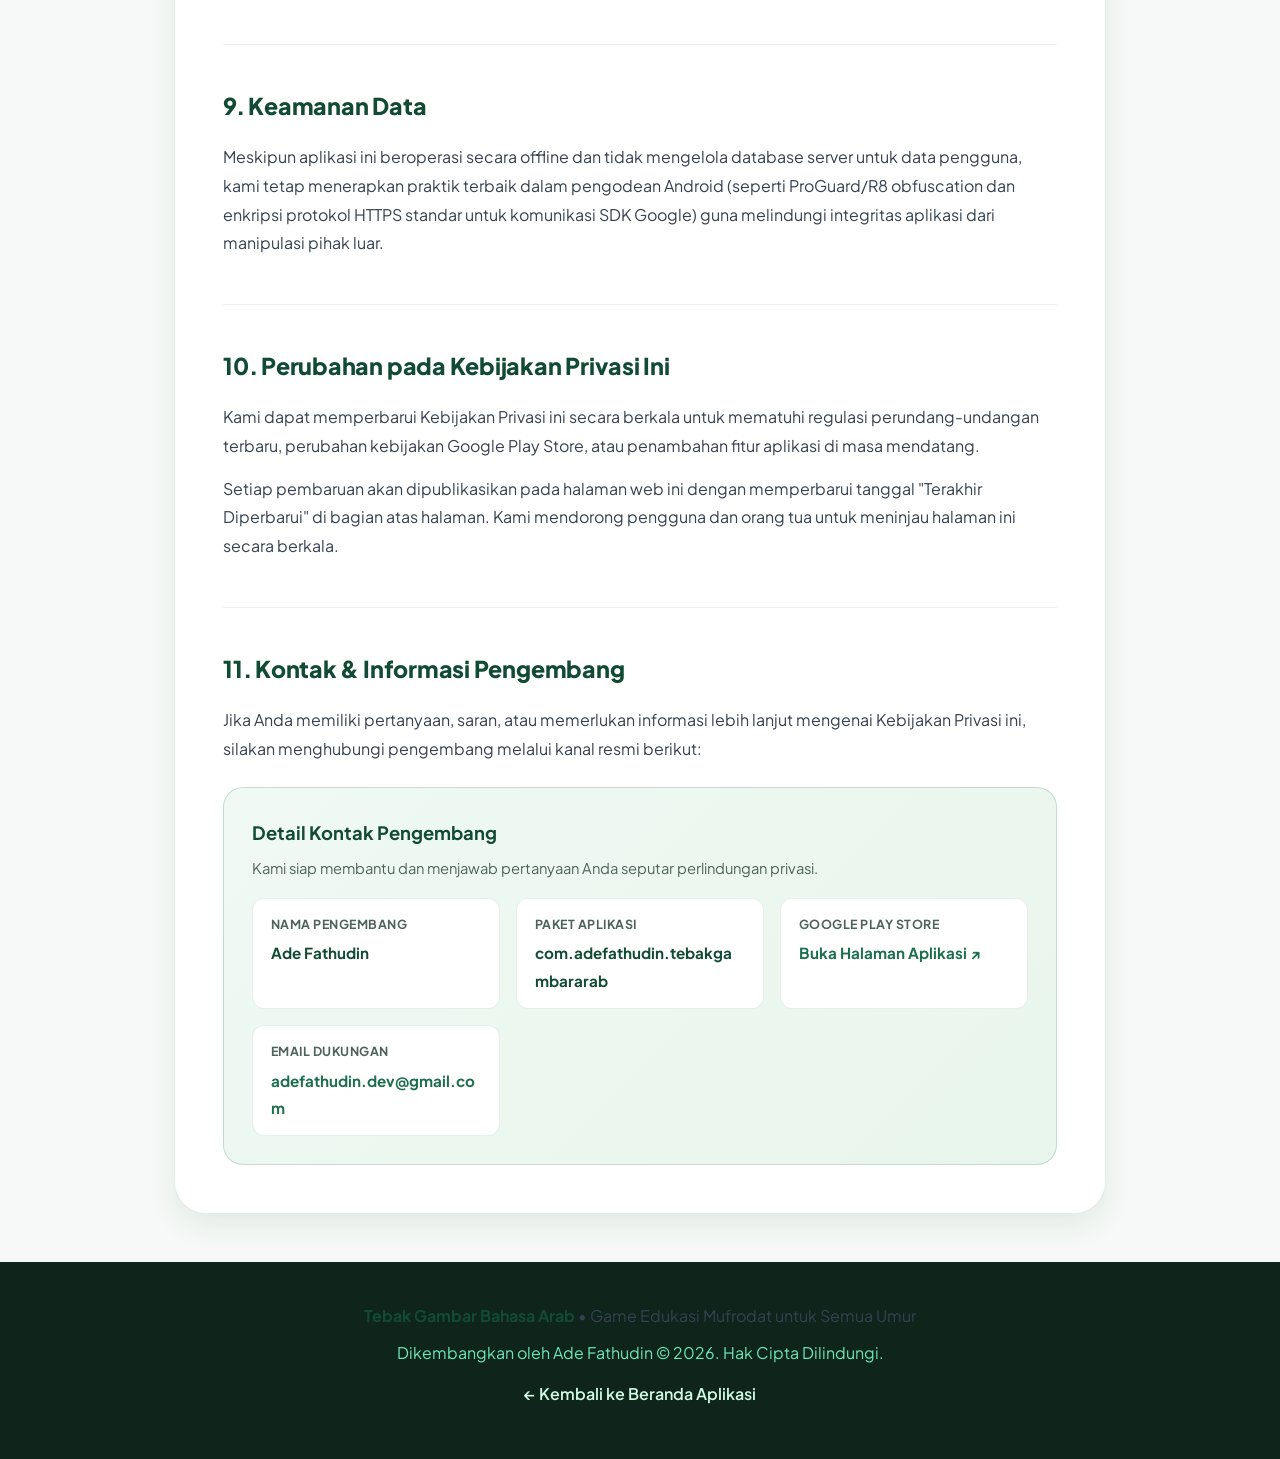
<file: tebak-gambar-bahasa-arab/privacy-policy.html>
<!DOCTYPE html>
<html lang="id">

<head>
    <meta charset="UTF-8">
    <meta name="viewport" content="width=device-width, initial-scale=1.0">
    <title>Kebijakan Privasi - Tebak Gambar Bahasa Arab</title>
    <meta name="description"
        content="Kebijakan Privasi resmi aplikasi Tebak Gambar Bahasa Arab. Dibuat untuk semua umur dengan komitmen perlindungan privasi anak dan keluarga sesuai Google Play Families Policy.">
    <link rel="icon" type="image/png" href="assets/app-logo.png">
    <!-- Google Fonts -->
    <link rel="preconnect" href="https://fonts.googleapis.com">
    <link rel="preconnect" href="https://fonts.gstatic.com" crossorigin>
    <link href="https://fonts.googleapis.com/css2?family=Plus+Jakarta+Sans:wght@400;500;600;700;800&display=swap"
        rel="stylesheet">
    <style>
        :root {
            --primary: #1d6e4f;
            --primary-dark: #124b35;
            --primary-light: #eaf6ef;
            --accent-coral: #e76f51;
            --text-main: #1e2925;
            --text-muted: #4e635a;
            --bg-page: #f6f9f7;
            --card-bg: #ffffff;
            --border-color: rgba(29, 110, 79, 0.12);
            --shadow-sm: 0 4px 12px rgba(20, 60, 44, 0.05);
            --shadow-md: 0 12px 28px rgba(20, 60, 44, 0.08);
            --radius-sm: 12px;
            --radius-md: 20px;
            --radius-lg: 32px;
        }

        * {
            box-sizing: border-box;
            margin: 0;
            padding: 0;
        }

        html {
            scroll-behavior: smooth;
        }

        body {
            font-family: 'Plus Jakarta Sans', system-ui, -apple-system, sans-serif;
            background-color: var(--bg-page);
            color: var(--text-main);
            line-height: 1.8;
        }

        .container {
            max-width: 980px;
            margin: 0 auto;
            padding: 0 24px;
        }

        /* TOP NAVIGATION */
        header.policy-header {
            background: rgba(246, 249, 247, 0.92);
            backdrop-filter: blur(14px);
            border-bottom: 1px solid var(--border-color);
            position: sticky;
            top: 0;
            z-index: 100;
            padding: 16px 0;
        }

        .nav-inner {
            display: flex;
            align-items: center;
            justify-content: space-between;
            gap: 16px;
        }

        .back-home-link {
            display: inline-flex;
            align-items: center;
            gap: 10px;
            text-decoration: none;
            color: var(--primary-dark);
            font-weight: 700;
            font-size: 0.95rem;
            transition: color 0.2s ease, transform 0.2s ease;
        }

        .back-home-link:hover {
            color: var(--primary);
            transform: translateX(-3px);
        }

        .brand-pill {
            display: flex;
            align-items: center;
            gap: 10px;
            text-decoration: none;
            color: var(--primary-dark);
        }

        .brand-logo-small {
            width: 38px;
            height: 38px;
            border-radius: 12px;
            box-shadow: 0 4px 10px rgba(0, 0, 0, 0.08);
            object-fit: cover;
        }

        .btn-play-small {
            display: inline-flex;
            align-items: center;
            gap: 8px;
            background: #0f172a;
            color: #ffffff;
            padding: 8px 16px;
            border-radius: 999px;
            font-size: 0.85rem;
            font-weight: 700;
            text-decoration: none;
            transition: all 0.2s;
        }

        .btn-play-small:hover {
            background: #1e293b;
            transform: translateY(-2px);
        }

        /* HERO HERO HEADER */
        .policy-hero {
            padding: 40px 0 28px;
        }

        .hero-banner {
            background: linear-gradient(135deg, var(--primary-dark) 0%, var(--primary) 100%);
            color: #ffffff;
            border-radius: var(--radius-lg);
            padding: 48px 40px;
            text-align: center;
            position: relative;
            overflow: hidden;
            box-shadow: var(--shadow-md);
        }

        .hero-banner::after {
            content: '';
            position: absolute;
            top: -60px;
            right: -60px;
            width: 320px;
            height: 320px;
            background: radial-gradient(circle, rgba(255, 255, 255, 0.12) 0%, transparent 70%);
            pointer-events: none;
        }

        .badge-family {
            display: inline-flex;
            align-items: center;
            gap: 8px;
            background: rgba(255, 255, 255, 0.18);
            backdrop-filter: blur(8px);
            color: #d1fae5;
            padding: 6px 16px;
            border-radius: 999px;
            font-size: 0.84rem;
            font-weight: 700;
            margin-bottom: 16px;
            border: 1px solid rgba(255, 255, 255, 0.25);
        }

        .hero-title {
            font-size: clamp(2rem, 3.2vw, 2.7rem);
            font-weight: 800;
            letter-spacing: -0.02em;
            margin-bottom: 12px;
        }

        .hero-subtitle {
            font-size: 1.1rem;
            color: #d1fae5;
            max-width: 600px;
            margin: 0 auto 20px;
        }

        .hero-meta-row {
            display: inline-flex;
            align-items: center;
            gap: 20px;
            font-size: 0.86rem;
            color: #a7f3d0;
            flex-wrap: wrap;
            justify-content: center;
        }

        /* HIGHLIGHT CARDS */
        .summary-cards-section {
            display: grid;
            grid-template-columns: repeat(auto-fit, minmax(210px, 1fr));
            gap: 16px;
            margin-bottom: 36px;
        }

        .summary-card {
            background: var(--card-bg);
            border-radius: var(--radius-sm);
            padding: 20px;
            box-shadow: var(--shadow-sm);
            border: 1px solid var(--border-color);
            display: flex;
            align-items: flex-start;
            gap: 14px;
        }

        .summary-icon {
            font-size: 1.6rem;
            background: var(--primary-light);
            width: 44px;
            height: 44px;
            border-radius: 12px;
            display: flex;
            align-items: center;
            justify-content: center;
            flex-shrink: 0;
        }

        .summary-text h4 {
            font-size: 0.95rem;
            font-weight: 700;
            color: var(--primary-dark);
            margin-bottom: 4px;
        }

        .summary-text p {
            font-size: 0.82rem;
            color: var(--text-muted);
            line-height: 1.45;
        }

        /* MAIN POLICY CONTENT */
        .content-card {
            background: var(--card-bg);
            border-radius: var(--radius-lg);
            padding: 48px;
            box-shadow: var(--shadow-md);
            border: 1px solid var(--border-color);
            margin-bottom: 48px;
        }

        /* TABLE OF CONTENTS */
        .toc-box {
            background: #f8faf9;
            border-radius: var(--radius-md);
            padding: 24px;
            margin-bottom: 36px;
            border: 1px solid var(--border-color);
        }

        .toc-box h3 {
            font-size: 1.05rem;
            font-weight: 700;
            color: var(--primary-dark);
            margin-bottom: 14px;
            display: flex;
            align-items: center;
            gap: 8px;
        }

        .toc-list {
            list-style: none;
            display: grid;
            grid-template-columns: repeat(auto-fit, minmax(280px, 1fr));
            gap: 8px 16px;
        }

        .toc-list a {
            text-decoration: none;
            color: var(--primary);
            font-size: 0.92rem;
            font-weight: 600;
            transition: color 0.2s;
        }

        .toc-list a:hover {
            color: var(--primary-dark);
            text-decoration: underline;
        }

        /* POLICY TYPOGRAPHY */
        .policy-section {
            margin-bottom: 40px;
            padding-bottom: 32px;
            border-bottom: 1px solid #edf2ef;
        }

        .policy-section:last-child {
            border-bottom: none;
            margin-bottom: 0;
            padding-bottom: 0;
        }

        h2.section-heading {
            font-size: 1.45rem;
            font-weight: 800;
            color: var(--primary-dark);
            letter-spacing: -0.01em;
            margin-bottom: 16px;
            display: flex;
            align-items: center;
            gap: 10px;
        }

        h3.sub-heading {
            font-size: 1.12rem;
            font-weight: 700;
            color: var(--primary);
            margin: 20px 0 10px;
        }

        p {
            color: #374151;
            margin-bottom: 14px;
            font-size: 1rem;
        }

        ul,
        ol {
            padding-left: 24px;
            margin-bottom: 18px;
            color: #374151;
        }

        li {
            margin-bottom: 8px;
        }

        strong {
            color: var(--primary-dark);
        }

        /* CALLOUT BOXES */
        .notice-box {
            background: #f0fdf4;
            border-left: 4px solid #22c55e;
            border-radius: 0 14px 14px 0;
            padding: 18px 22px;
            margin: 20px 0;
        }

        .notice-box p {
            margin: 0;
            color: #166534;
            font-size: 0.95rem;
        }

        .notice-badge {
            font-weight: 800;
            text-transform: uppercase;
            font-size: 0.78rem;
            letter-spacing: 0.05em;
            display: block;
            margin-bottom: 4px;
            color: #15803d;
        }

        .info-table {
            width: 100%;
            border-collapse: collapse;
            margin: 20px 0;
            font-size: 0.94rem;
        }

        .info-table th,
        .info-table td {
            border: 1px solid #e5e7eb;
            padding: 12px 16px;
            text-align: left;
        }

        .info-table th {
            background: #f8faf9;
            color: var(--primary-dark);
            font-weight: 700;
        }

        /* CONTACT CARD */
        .contact-box {
            background: linear-gradient(135deg, #f0f9f4 0%, #e8f5ec 100%);
            border: 1px solid rgba(29, 110, 79, 0.2);
            border-radius: var(--radius-md);
            padding: 28px;
            margin-top: 24px;
        }

        .contact-grid {
            display: grid;
            grid-template-columns: repeat(auto-fit, minmax(220px, 1fr));
            gap: 16px;
            margin-top: 16px;
        }

        .contact-item {
            background: #ffffff;
            border-radius: 12px;
            padding: 14px 18px;
            border: 1px solid rgba(29, 110, 79, 0.1);
        }

        .contact-label {
            font-size: 0.78rem;
            text-transform: uppercase;
            color: var(--text-muted);
            font-weight: 700;
            letter-spacing: 0.04em;
            margin-bottom: 4px;
        }

        .contact-val {
            font-size: 0.95rem;
            font-weight: 700;
            color: var(--primary-dark);
            word-break: break-all;
        }

        /* FOOTER */
        footer.policy-footer {
            background: #0f241a;
            color: #9cb5aa;
            padding: 40px 0;
            text-align: center;
            font-size: 0.9rem;
        }

        footer.policy-footer a {
            color: #d1fae5;
            text-decoration: none;
            font-weight: 600;
        }

        footer.policy-footer a:hover {
            text-decoration: underline;
        }

        @media (max-width: 768px) {
            .hero-banner {
                padding: 36px 20px;
            }

            .content-card {
                padding: 28px 20px;
            }

            .toc-list {
                grid-template-columns: 1fr;
            }
        }
    </style>
</head>

<body>

    <!-- TOP NAVIGATION -->
    <header class="policy-header">
        <div class="container">
            <div class="nav-inner">
                <a href="index.html" class="back-home-link" id="navBackHome">
                    <svg width="20" height="20" viewBox="0 0 24 24" fill="none" stroke="currentColor" stroke-width="2.5"
                        stroke-linecap="round" stroke-linejoin="round">
                        <path d="M19 12H5M12 19l-7-7 7-7" />
                    </svg>
                    <span>Kembali ke Beranda</span>
                </a>

                <a href="index.html" class="brand-pill">
                    <img src="assets/app-logo.png" alt="Logo" class="brand-logo-small">
                    <strong style="font-size: 0.95rem;">Tebak Gambar Arab</strong>
                </a>

                <a href="https://play.google.com/store/apps/details?id=com.adefathudin.tebakgambararab" target="_blank"
                    rel="noopener noreferrer" class="btn-play-small" id="navPlayStore">
                    <span>Google Play</span>
                    <svg width="14" height="14" viewBox="0 0 24 24" fill="none" stroke="currentColor" stroke-width="2.5"
                        stroke-linecap="round" stroke-linejoin="round">
                        <path d="M18 13v6a2 2 0 0 1-2 2H5a2 2 0 0 1-2-2V8a2 2 0 0 1 2-2h6M15 3h6v6M10 14L21 3" />
                    </svg>
                </a>
            </div>
        </div>
    </header>

    <!-- HERO HEADER -->
    <section class="policy-hero">
        <div class="container">
            <div class="hero-banner">
                <div class="badge-family">
                    <svg width="16" height="16" viewBox="0 0 24 24" fill="none" stroke="currentColor" stroke-width="2.5"
                        stroke-linecap="round" stroke-linejoin="round">
                        <path d="M12 22s8-4 8-10V5l-8-3-8 3v7c0 6 8 10 8 10z" />
                    </svg>
                    <span>Google Play Families Policy & COPPA Compliant</span>
                </div>
                <h1 class="hero-title">Kebijakan Privasi Resmi</h1>
                <p class="hero-subtitle">
                    Aplikasi <strong>Tebak Gambar Bahasa Arab</strong> dibuat untuk semua umur. Kami berdedikasi menjaga
                    privasi, keamanan data anak, dan ketenangan seluruh keluarga.
                </p>
                <div class="hero-meta-row">
                    <span>📅 Terakhir Diperbarui: 10 Oktober 2026</span>
                    <span>•</span>
                    <span>👨‍💻 Pengembang: Ade Fathudin</span>
                    <span>•</span>
                    <span>🎯 Rating: Semua Umur (All Ages / 3+)</span>
                </div>
            </div>
        </div>
    </section>

    <!-- CONTENT -->
    <main class="container">
        <!-- SUMMARY CARDS -->
        <div class="summary-cards-section">
            <div class="summary-card">
                <div class="summary-icon">👨‍👩‍👧‍👦</div>
                <div class="summary-text">
                    <h4>Untuk Semua Umur</h4>
                    <p>Konten edukatif aman tanpa unsur kekerasan, ramah anak dan keluarga.</p>
                </div>
            </div>

            <div class="summary-card">
                <div class="summary-icon">🛡️</div>
                <div class="summary-text">
                    <h4>Tanpa Data Pribadi</h4>
                    <p>Tidak meminta registrasi, nama, email, nomor HP, kontak, atau GPS.</p>
                </div>
            </div>

            <div class="summary-card">
                <div class="summary-icon">📶</div>
                <div class="summary-text">
                    <h4>100% Offline First</h4>
                    <p>Skor dan progres belajar tersimpan secara lokal di ponsel Anda.</p>
                </div>
            </div>

            <div class="summary-card">
                <div class="summary-icon">📢</div>
                <div class="summary-text">
                    <h4>Iklan Ramah Keluarga</h4>
                    <p>Iklan AdMob disaring sesuai standar Google Play Families (non-personalized).</p>
                </div>
            </div>
        </div>

        <!-- MAIN POLICY CARD -->
        <div class="content-card">
            <!-- Table of Contents -->
            <nav class="toc-box">
                <h3>
                    <svg width="18" height="18" viewBox="0 0 24 24" fill="none" stroke="currentColor" stroke-width="2"
                        stroke-linecap="round" stroke-linejoin="round">
                        <line x1="8" y1="6" x2="21" y2="6" />
                        <line x1="8" y1="12" x2="21" y2="12" />
                        <line x1="8" y1="18" x2="21" y2="18" />
                        <line x1="3" y1="6" x2="3.01" y2="6" />
                        <line x1="3" y1="12" x2="3.01" y2="12" />
                        <line x1="3" y1="18" x2="3.01" y2="18" />
                    </svg>
                    Daftar Isi Kebijakan Privasi
                </h3>
                <ul class="toc-list">
                    <li><a href="#pendahuluan">1. Pendahuluan & Klasifikasi Semua Umur</a></li>
                    <li><a href="#data-pribadi">2. Data Pribadi yang Kami Kumpulkan</a></li>
                    <li><a href="#penyimpanan-lokal">3. Penyimpanan Data & Progres Belajar</a></li>
                    <li><a href="#iklan-admob">4. Kebijakan Iklan Google AdMob</a></li>
                    <li><a href="#privasi-anak">5. Perlindungan Privasi Anak & COPPA</a></li>
                    <li><a href="#izin-perangkat">6. Izin Akses Perangkat (Permissions)</a></li>
                    <li><a href="#layanan-pihak-ketiga">7. Layanan Pihak Ketiga</a></li>
                    <li><a href="#hak-pengguna">8. Hak Pengguna & Orang Tua</a></li>
                    <li><a href="#keamanan">9. Keamanan Data</a></li>
                    <li><a href="#perubahan">10. Perubahan Kebijakan</a></li>
                    <li><a href="#kontak">11. Kontak Pengembang</a></li>
                </ul>
            </nav>

            <!-- Section 1 -->
            <section class="policy-section" id="pendahuluan">
                <h2 class="section-heading">1. Pendahuluan & Klasifikasi Semua Umur</h2>
                <p>
                    Kebijakan Privasi ini berlaku untuk aplikasi seluler <strong>Tebak Gambar Bahasa Arab</strong> (nama
                    paket: <code>com.adefathudin.tebakgambararab</code>) yang dikembangkan oleh <strong>Ade
                        Fathudin</strong>.
                </p>
                <p>
                    Aplikasi ini dirancang sebagai sarana edukasi kuis dan pengenalan kosakata (mufrodat) bahasa Arab
                    bagi <strong>semua umur (anak-anak, pelajar, santri, orang tua, dan masyarakat umum)</strong>. Kami
                    berkomitmen penuh untuk menciptakan lingkungan digital yang aman, bermanfaat, dan sepenuhnya
                    menghormati hak privasi pengguna kami.
                </p>
                <div class="notice-box">
                    <span class="notice-badge">Komitmen Keamanan Keluarga</span>
                    <p>Aplikasi ini tunduk pada pedoman <strong>Google Play Families Policy</strong>, Undang-Undang
                        Perlindungan Data Pribadi (UU PDP No. 27 Tahun 2022 Indonesia), dan Children's Online Privacy
                        Protection Act (COPPA).</p>
                </div>
            </section>

            <!-- Section 2 -->
            <section class="policy-section" id="data-pribadi">
                <h2 class="section-heading">2. Data Pribadi yang Kami Kumpulkan</h2>
                <p>
                    Sebagai aplikasi edukasi offline-first, <strong>kami TIDAK mengumpulkan informasi pribadi yang dapat
                        mengidentifikasi Anda atau anak Anda secara langsung (Personally Identifiable Information /
                        PII)</strong>.
                </p>
                <p>Secara rinci:</p>
                <ul>
                    <li><strong>Tidak ada Registrasi Akun:</strong> Anda dapat memainkan seluruh kuis dan kategori tanpa
                        perlu membuat akun, login, atau memasukkan email.</li>
                    <li><strong>Tidak Mengumpulkan Identitas Diri:</strong> Kami tidak meminta nama lengkap, usia, jenis
                        kelamin, alamat rumah, nomor telepon, atau identitas kependudukan.</li>
                    <li><strong>Tidak Mengakses Data Sensitif:</strong> Aplikasi tidak meminta akses ke kontak telepon,
                        galeri foto pribadi, rekaman mikrofon, maupun kamera.</li>
                    <li><strong>Tidak Melacak Lokasi GPS:</strong> Aplikasi tidak memerlukan dan tidak pernah
                        mengumpulkan data lokasi geografis presisi (GPS).</li>
                </ul>
            </section>

            <!-- Section 3 -->
            <section class="policy-section" id="penyimpanan-lokal">
                <h2 class="section-heading">3. Penyimpanan Data & Progres Belajar (Local Storage)</h2>
                <p>
                    Semua progres pembelajaran—seperti skor kuis, perolehan bintang, status kosakata yang sudah
                    dikuasai, dan preferensi pengaturan suara—hanya disimpan <strong>secara lokal di memori internal
                        perangkat pengguna</strong> (menggunakan teknologi Android <em>SharedPreferences</em>).
                </p>
                <p>
                    Data tersebut tidak dikirimkan, tidak disinkronisasikan, dan tidak disimpan ke server cloud
                    eksternal milik kami. Jika pengguna menghapus aplikasi atau membersihkan data aplikasi (<em>Clear
                        App Data</em>) melalui pengaturan perangkat Android, data progres belajar tersebut akan terhapus
                    secara otomatis dan permanen dari perangkat.
                </p>
            </section>

            <!-- Section 4 -->
            <section class="policy-section" id="iklan-admob">
                <h2 class="section-heading">4. Kebijakan Iklan Google AdMob (Families Compliant)</h2>
                <p>
                    Aplikasi ini dapat menampilkan iklan melalui jaringan periklanan resmi <strong>Google AdMob (Google
                        Mobile Ads SDK)</strong> untuk mendukung kelangsungan pemeliharaan dan pengembangan aplikasi
                    secara gratis bagi pengguna.
                </p>
                <p>
                    Mengingat target audiens aplikasi mencakup <strong>semua umur dan anak-anak</strong>, implementasi
                    iklan kami dikonfigurasikan secara ketat sesuai dengan <strong>Google Play Families Policy</strong>:
                </p>
                <ul>
                    <li><strong>Iklan Ramah Keluarga (General Audience / Rating G):</strong> Filter kategori iklan
                        diaktifkan sehingga materi iklan yang tayang aman untuk ditonton oleh anak-anak dan seluruh
                        anggota keluarga, serta bebas dari konten dewasa, perjudian, alkohol, tembakau, atau konten
                        sensitif lainnya.</li>
                    <li><strong>Iklan Non-Personalisasi (Non-Personalized Ads / NPA):</strong> Permintaan iklan diatur
                        agar tidak menggunakan profiling perilaku, riwayat penjelajahan, minat (interest-based), atau
                        pelacakan identifikasi personal anak.</li>
                    <li><strong>Kepatuhan COPPA:</strong> Permintaan iklan dikonfigurasi dengan flag
                        <code>tagForChildDirectedTreatment</code> dan <code>tagForUnderAgeOfConsent</code> sesuai
                        standar Google Play.</li>
                    <li><strong>Format Iklan yang Aman:</strong> Iklan tidak mengganggu proses belajar secara agresif
                        dan tidak menggunakan teknik manipulatif yang membingungkan anak-anak.</li>
                </ul>
            </section>

            <!-- Section 5 -->
            <section class="policy-section" id="privasi-anak">
                <h2 class="section-heading">5. Perlindungan Privasi Anak-Anak (Children's Privacy & COPPA)</h2>
                <p>
                    Kami menyadari pentingnya melindungi privasi anak-anak secara ekstra saat berinteraksi dengan
                    teknologi seluler:
                </p>
                <ul>
                    <li>Kami tidak dengan sengaja meminta atau mengumpulkan data pribadi dari anak di bawah usia 13
                        tahun (atau batas usia yang ditetapkan oleh undang-undang di yurisdiksi Anda).</li>
                    <li>Aplikasi ini tidak memiliki fitur obrolan (chat), jejaring sosial, maupun fitur publik yang
                        memungkinkan anak membagikan informasi diri ke orang lain.</li>
                    <li>Jika ada orang tua atau wali yang meyakini bahwa data anak telah dikirimkan secara tidak
                        sengaja, silakan hubungi kami agar kami dapat segera mengambil langkah tindak lanjut yang
                        diperlukan.</li>
                </ul>
            </section>

            <!-- Section 6 -->
            <section class="policy-section" id="izin-perangkat">
                <h2 class="section-heading">6. Izin Akses Perangkat (Device Permissions)</h2>
                <p>
                    Aplikasi <strong>Tebak Gambar Bahasa Arab</strong> hanya meminta izin perangkat standar Android yang
                    sangat minimal untuk operasional aplikasi:
                </p>
                <table class="info-table">
                    <thead>
                        <tr>
                            <th>Izin (Permission)</th>
                            <th>Fungsi & Keperluan</th>
                        </tr>
                    </thead>
                    <tbody>
                        <tr>
                            <td><code>INTERNET</code></td>
                            <td>Diperlukan untuk memuat iklan AdMob dan memperbarui informasi Google Play Store.</td>
                        </tr>
                        <tr>
                            <td><code>ACCESS_NETWORK_STATE</code></td>
                            <td>Mengecek ketersediaan koneksi internet untuk mengoptimalkan pemuatan layanan iklan
                                secara efisien.</td>
                        </tr>
                        <tr>
                            <td><code>WAKE_LOCK</code> / <code>VIBRATE</code> (Opsional)</td>
                            <td>Memberikan getaran halus (haptic feedback) saat tombol kuis ditekan guna meningkatkan
                                interaktivitas.</td>
                        </tr>
                    </tbody>
                </table>
                <p>
                    Kami <strong>tidak pernah meminta</strong> izin berbahaya (<em>dangerous permissions</em>) seperti
                    <code>READ_EXTERNAL_STORAGE</code>, <code>CAMERA</code>, <code>RECORD_AUDIO</code>,
                    <code>READ_CONTACTS</code>, atau <code>ACCESS_FINE_LOCATION</code>.
                </p>
            </section>

            <!-- Section 7 -->
            <section class="policy-section" id="layanan-pihak-ketiga">
                <h2 class="section-heading">7. Layanan Pihak Ketiga</h2>
                <p>
                    Aplikasi ini menggunakan layanan pihak ketiga terpercaya yang tunduk pada kebijakan privasi mereka
                    masing-masing:
                </p>
                <ul>
                    <li>
                        <strong>Google Play Services:</strong> Menyediakan infrastruktur dasar platform Android.
                        Kebijakan Privasi: <a href="https://policies.google.com/privacy" target="_blank"
                            rel="noopener noreferrer" style="color: var(--primary);">Google Privacy Policy</a>.
                    </li>
                    <li>
                        <strong>Google AdMob:</strong> Penyedia jaringan periklanan ramah keluarga. Kebijakan Privasi:
                        <a href="https://support.google.com/admob/answer/6128543" target="_blank"
                            rel="noopener noreferrer" style="color: var(--primary);">AdMob Policy Overview</a>.
                    </li>
                </ul>
            </section>

            <!-- Section 8 -->
            <section class="policy-section" id="hak-pengguna">
                <h2 class="section-heading">8. Hak Pengguna & Panduan Orang Tua</h2>
                <p>
                    Pengguna dan orang tua memiliki kendali penuh atas penggunaan aplikasi ini:
                </p>
                <ul>
                    <li><strong>Menghapus Data Belajar:</strong> Anda dapat menghapus riwayat belajar kapan saja dengan
                        membuka menu <em>Pengaturan Telepon > Aplikasi > Tebak Gambar Bahasa Arab > Hapus Data (Clear
                            Data)</em>.</li>
                    <li><strong>Menghapus Aplikasi:</strong> Meng-uninstall aplikasi akan menghapus seluruh data lokal
                        yang tersimpan di perangkat tanpa meninggalkan jejak di server kami.</li>
                    <li><strong>Kontrol Pengiklanan:</strong> Anda dapat menyetel ulang Advertising ID atau
                        menonaktifkan personalisasi iklan di menu pengaturan privasi perangkat Android Anda.</li>
                </ul>
            </section>

            <!-- Section 9 -->
            <section class="policy-section" id="keamanan">
                <h2 class="section-heading">9. Keamanan Data</h2>
                <p>
                    Meskipun aplikasi ini beroperasi secara offline dan tidak mengelola database server untuk data
                    pengguna, kami tetap menerapkan praktik terbaik dalam pengodean Android (seperti ProGuard/R8
                    obfuscation dan enkripsi protokol HTTPS standar untuk komunikasi SDK Google) guna melindungi
                    integritas aplikasi dari manipulasi pihak luar.
                </p>
            </section>

            <!-- Section 10 -->
            <section class="policy-section" id="perubahan">
                <h2 class="section-heading">10. Perubahan pada Kebijakan Privasi Ini</h2>
                <p>
                    Kami dapat memperbarui Kebijakan Privasi ini secara berkala untuk mematuhi regulasi
                    perundang-undangan terbaru, perubahan kebijakan Google Play Store, atau penambahan fitur aplikasi di
                    masa mendatang.
                </p>
                <p>
                    Setiap pembaruan akan dipublikasikan pada halaman web ini dengan memperbarui tanggal "Terakhir
                    Diperbarui" di bagian atas halaman. Kami mendorong pengguna dan orang tua untuk meninjau halaman ini
                    secara berkala.
                </p>
            </section>

            <!-- Section 11 -->
            <section class="policy-section" id="kontak">
                <h2 class="section-heading">11. Kontak & Informasi Pengembang</h2>
                <p>
                    Jika Anda memiliki pertanyaan, saran, atau memerlukan informasi lebih lanjut mengenai Kebijakan
                    Privasi ini, silakan menghubungi pengembang melalui kanal resmi berikut:
                </p>

                <div class="contact-box">
                    <h3 style="color: var(--primary-dark); font-size: 1.15rem; margin-bottom: 6px;">Detail Kontak
                        Pengembang</h3>
                    <p style="font-size: 0.92rem; color: var(--text-muted); margin-bottom: 0;">Kami siap membantu dan
                        menjawab pertanyaan Anda seputar perlindungan privasi.</p>

                    <div class="contact-grid">
                        <div class="contact-item">
                            <div class="contact-label">Nama Pengembang</div>
                            <div class="contact-val">Ade Fathudin</div>
                        </div>

                        <div class="contact-item">
                            <div class="contact-label">Paket Aplikasi</div>
                            <div class="contact-val">com.adefathudin.tebakgambararab</div>
                        </div>

                        <div class="contact-item">
                            <div class="contact-label">Google Play Store</div>
                            <div class="contact-val">
                                <a href="https://play.google.com/store/apps/details?id=com.adefathudin.tebakgambararab"
                                    target="_blank" rel="noopener noreferrer"
                                    style="color: var(--primary); text-decoration: none;">Buka Halaman Aplikasi ↗</a>
                            </div>
                        </div>

                        <div class="contact-item">
                            <div class="contact-label">Email Dukungan</div>
                            <div class="contact-val">
                                <a href="mailto:aftissoftware@gmail.com"
                                    style="color: var(--primary); text-decoration: none;">adefathudin.dev@gmail.com</a>
                            </div>
                        </div>
                    </div>
                </div>
            </section>
        </div>
    </main>

    <!-- FOOTER -->
    <footer class="policy-footer">
        <div class="container">
            <p style="margin-bottom: 8px;"><strong>Tebak Gambar Bahasa Arab</strong> • Game Edukasi Mufrodat untuk Semua
                Umur</p>
            <p style="margin-bottom: 12px; color: #6ee7b7;">Dikembangkan oleh Ade Fathudin &copy; 2026. Hak Cipta
                Dilindungi.</p>
            <p>
                <a href="index.html">← Kembali ke Beranda Aplikasi</a>
            </p>
        </div>
    </footer>

</body>

</html>
</file>
<file: camorganizer/style.css>
/* ==========================================================================
   CAMORGANIZER - PROFESSIONAL DESIGN SYSTEM & STYLESHEET
   Aesthetic: Pro Camera Hardware Precision / Sleek Obsidian Dark Theme
   ========================================================================== */

:root {
  /* Color Palette - Pro Camera Obsidian & Cyber Accents */
  --bg-main: #06080d;
  --bg-subtle: #0a0e16;
  --bg-card: rgba(14, 20, 30, 0.75);
  --bg-card-hover: rgba(20, 28, 42, 0.85);
  --bg-glass: rgba(255, 255, 255, 0.03);
  
  --surface: #101724;
  --surface-2: #141d2a;
  --surface-3: #192434;
  --surface-border: rgba(255, 255, 255, 0.08);
  --surface-border-hover: rgba(86, 172, 255, 0.35);
  --surface-highlight: inset 0 1px 0 rgba(255, 255, 255, 0.1);

  /* Primary Brand & Camera Signal Colors */
  --blue-primary: #3b93ff;
  --blue-bright: #60a8ff;
  --blue: #5aa8ff;
  --cyan-neon: #00e5ff;
  --cyan: #39e6ff;
  --emerald-live: #10b981;
  --emerald-glow: rgba(16, 185, 129, 0.3);
  --record-red: #ff3b5c;

  /* Text Contrast Hierarchy & Compatibility Aliases */
  --text: #f8fafc;
  --text-main: #f8fafc;
  --text-body: #cbd5e1;
  --text-soft: #b3becd;
  --text-muted: #8494aa;
  --text-subtle: #576579;

  --border: rgba(255, 255, 255, 0.085);
  --border-light: rgba(255, 255, 255, 0.13);

  /* Gradients */
  --gradient-brand: linear-gradient(135deg, #3b93ff 0%, #00e5ff 100%);
  --gradient-brand-subtle: linear-gradient(135deg, rgba(59, 147, 255, 0.15) 0%, rgba(0, 229, 255, 0.08) 100%);
  --gradient-glow: radial-gradient(circle, rgba(59, 147, 255, 0.22) 0%, transparent 70%);
  --gradient-card: linear-gradient(145deg, rgba(255, 255, 255, 0.04) 0%, rgba(255, 255, 255, 0.01) 100%);

  /* Spacing & Radii */
  --radius-xl: 28px;
  --radius-lg: 20px;
  --radius-md: 14px;
  --radius-sm: 8px;
  --radius-full: 9999px;

  /* Layout */
  --container-width: 1180px;
  --container: 1180px;
  --transition-smooth: all 0.28s cubic-bezier(0.16, 1, 0.3, 1);
}

/* ==========================================================================
   CSS RESET & BASE TYPOGRAPHY
   ========================================================================== */

*, *::before, *::after {
  margin: 0;
  padding: 0;
  box-sizing: border-box;
}

html {
  scroll-behavior: smooth;
  scroll-padding-top: 90px;
}

body {
  min-height: 100vh;
  overflow-x: hidden;
  background-color: var(--bg-main);
  background-image: 
    radial-gradient(circle at 50% 0%, rgba(59, 147, 255, 0.12), transparent 45%),
    radial-gradient(circle at 85% 30%, rgba(0, 229, 255, 0.05), transparent 40%),
    radial-gradient(circle at 15% 70%, rgba(16, 185, 129, 0.04), transparent 40%);
  color: var(--text-body);
  font-family: 'DM Sans', -apple-system, BlinkMacSystemFont, "Segoe UI", Roboto, sans-serif;
  font-size: 16px;
  line-height: 1.65;
  -webkit-font-smoothing: antialiased;
  -moz-osx-font-smoothing: grayscale;
}

::selection {
  background: rgba(59, 147, 255, 0.35);
  color: #ffffff;
}

a {
  color: inherit;
  text-decoration: none;
  transition: var(--transition-smooth);
}

button {
  font-family: inherit;
  cursor: pointer;
  border: none;
  outline: none;
  background: none;
}

.container {
  width: min(var(--container-width), calc(100% - 48px));
  margin-inline: auto;
}

/* Ambient Backdrops */
.ambient {
  position: fixed;
  z-index: -1;
  pointer-events: none;
  border-radius: 50%;
  filter: blur(140px);
  opacity: 0.15;
}

.ambient-1 {
  top: 10%;
  left: -200px;
  width: 600px;
  height: 600px;
  background: #2563eb;
}

.ambient-2 {
  top: 50%;
  right: -250px;
  width: 650px;
  height: 650px;
  background: #00d8f6;
}

/* ==========================================================================
   NAVIGATION BAR
   ========================================================================== */

.navbar {
  position: sticky;
  top: 0;
  z-index: 1000;
  background: rgba(6, 8, 13, 0.78);
  backdrop-filter: blur(24px);
  -webkit-backdrop-filter: blur(24px);
  border-bottom: 1px solid var(--surface-border);
  transition: var(--transition-smooth);
}

.nav-container {
  min-height: 76px;
  display: flex;
  align-items: center;
  justify-content: space-between;
  gap: 24px;
}

.brand {
  display: inline-flex;
  align-items: center;
  gap: 12px;
  font-family: 'Space Grotesk', sans-serif;
  font-size: 20px;
  font-weight: 700;
  letter-spacing: -0.02em;
  color: var(--text-main);
}

.brand-mark {
  width: 40px;
  height: 40px;
  border-radius: 12px;
  background: var(--gradient-brand);
  display: grid;
  place-items: center;
  box-shadow: 0 4px 16px rgba(59, 147, 255, 0.35);
  flex-shrink: 0;
}

.brand-mark svg {
  width: 22px;
  height: 22px;
  fill: #06080d;
}

.brand-badge {
  font-size: 10px;
  font-weight: 700;
  letter-spacing: 0.08em;
  text-transform: uppercase;
  color: var(--cyan-neon);
  background: rgba(0, 229, 255, 0.1);
  border: 1px solid rgba(0, 229, 255, 0.25);
  padding: 2px 7px;
  border-radius: 6px;
  margin-left: 4px;
}

.nav-links {
  display: flex;
  align-items: center;
  gap: 32px;
}

.nav-links a {
  font-size: 14.5px;
  font-weight: 500;
  color: var(--text-muted);
  position: relative;
  padding: 6px 0;
}

.nav-links a:hover,
.nav-links a.active {
  color: var(--text-main);
}

.nav-links a::after {
  content: "";
  position: absolute;
  bottom: 0;
  left: 0;
  width: 0;
  height: 2px;
  background: var(--gradient-brand);
  border-radius: 2px;
  transition: width 0.24s ease;
}

.nav-links a:hover::after,
.nav-links a.active::after {
  width: 100%;
}

.nav-cta {
  display: inline-flex;
  align-items: center;
  gap: 8px;
  padding: 10px 20px;
  font-size: 14px;
  font-weight: 600;
  border-radius: var(--radius-full);
}

.mobile-menu {
  display: none;
  flex-direction: column;
  justify-content: center;
  gap: 5px;
  width: 40px;
  height: 40px;
  border-radius: 10px;
  background: rgba(255, 255, 255, 0.05);
  border: 1px solid var(--surface-border);
  padding: 10px;
}

.mobile-menu span {
  display: block;
  width: 100%;
  height: 2px;
  background: var(--text-main);
  border-radius: 2px;
  transition: var(--transition-smooth);
}

.mobile-menu.open span:nth-child(1) {
  transform: translateY(3.5px) rotate(45deg);
}

.mobile-menu.open span:nth-child(2) {
  transform: translateY(-3.5px) rotate(-45deg);
}

/* ==========================================================================
   BUTTONS & MICRO-COMPONENTS
   ========================================================================== */

.btn {
  display: inline-flex;
  align-items: center;
  justify-content: center;
  gap: 10px;
  font-size: 15px;
  font-weight: 600;
  border-radius: var(--radius-full);
  transition: var(--transition-smooth);
  text-decoration: none;
  white-space: nowrap;
}

.btn-primary {
  background: var(--gradient-brand);
  color: #05080e;
  box-shadow: 0 8px 24px rgba(59, 147, 255, 0.35), var(--surface-highlight);
}

.btn-primary:hover {
  transform: translateY(-2px);
  box-shadow: 0 12px 32px rgba(59, 147, 255, 0.5), var(--surface-highlight);
}

.btn-secondary {
  background: rgba(255, 255, 255, 0.06);
  color: var(--text-main);
  border: 1px solid var(--surface-border);
  backdrop-filter: blur(12px);
}

.btn-secondary:hover {
  background: rgba(255, 255, 255, 0.1);
  border-color: var(--surface-border-hover);
  color: #ffffff;
  transform: translateY(-2px);
}

.btn-ghost {
  background: transparent;
  color: var(--text-body);
  border: 1px solid rgba(255, 255, 255, 0.12);
}

.btn-ghost:hover {
  background: rgba(255, 255, 255, 0.04);
  color: var(--text-main);
  border-color: var(--blue-primary);
  transform: translateY(-2px);
}

.btn-large {
  padding: 14px 28px;
  font-size: 16px;
}

.btn-white {
  background: #ffffff;
  color: #06080d;
  font-weight: 700;
  box-shadow: 0 10px 30px rgba(255, 255, 255, 0.2);
}

.btn-white:hover {
  background: #f1f5f9;
  transform: translateY(-2px);
  box-shadow: 0 14px 38px rgba(255, 255, 255, 0.3);
}

/* ==========================================================================
   HERO SECTION
   ========================================================================== */

.hero {
  position: relative;
  padding: 80px 0 100px;
  overflow: hidden;
}

.hero-grid {
  display: grid;
  grid-template-columns: 1.05fr 0.95fr;
  align-items: center;
  gap: 60px;
}

.hero-copy {
  max-width: 580px;
}

.eyebrow {
  display: inline-flex;
  align-items: center;
  gap: 10px;
  padding: 8px 16px;
  border-radius: var(--radius-full);
  background: rgba(59, 147, 255, 0.08);
  border: 1px solid rgba(59, 147, 255, 0.22);
  color: #a4d2ff;
  font-size: 12.5px;
  font-weight: 700;
  letter-spacing: 0.08em;
  text-transform: uppercase;
  margin-bottom: 24px;
}

.status-dot {
  width: 8px;
  height: 8px;
  border-radius: 50%;
  background: var(--emerald-live);
  box-shadow: 0 0 10px var(--emerald-live);
  animation: pulse-dot 2s infinite ease-in-out;
}

@keyframes pulse-dot {
  0%, 100% { opacity: 1; transform: scale(1); }
  50% { opacity: 0.5; transform: scale(0.85); }
}

.hero h1 {
  font-family: 'Space Grotesk', sans-serif;
  font-size: clamp(42px, 5.2vw, 62px);
  line-height: 1.08;
  letter-spacing: -0.04em;
  color: #ffffff;
  margin-bottom: 22px;
}

.gradient-text {
  background: var(--gradient-brand);
  -webkit-background-clip: text;
  -webkit-text-fill-color: transparent;
  display: inline-block;
}

.hero-description {
  font-size: 18px;
  line-height: 1.7;
  color: var(--text-muted);
  margin-bottom: 34px;
}

.hero-actions {
  display: flex;
  align-items: center;
  flex-wrap: wrap;
  gap: 16px;
  margin-bottom: 38px;
}

.hero-meta {
  display: flex;
  align-items: center;
  gap: 26px;
  padding-top: 24px;
  border-top: 1px solid var(--surface-border);
}

.meta-item {
  display: flex;
  align-items: center;
  gap: 9px;
  font-size: 13.5px;
  font-weight: 500;
  color: var(--text-muted);
}

.meta-icon {
  width: 20px;
  height: 20px;
  border-radius: 50%;
  background: rgba(16, 185, 129, 0.15);
  color: var(--emerald-live);
  display: grid;
  place-items: center;
  font-size: 11px;
  font-weight: 800;
}

/* ==========================================================================
   CAMERA SMARTPHONE SIMULATOR (HERO VISUAL)
   ========================================================================== */

.hero-visual {
  position: relative;
  display: flex;
  justify-content: center;
  perspective: 1200px;
}

.visual-glow {
  position: absolute;
  top: 50%;
  left: 50%;
  transform: translate(-50%, -50%);
  width: 440px;
  height: 520px;
  background: radial-gradient(circle, rgba(59, 147, 255, 0.28) 0%, rgba(0, 229, 255, 0.08) 50%, transparent 75%);
  filter: blur(80px);
  z-index: 0;
  pointer-events: none;
}

/* Modern Titanium Phone Frame */
.phone {
  position: relative;
  z-index: 1;
  width: 320px;
  border-radius: 44px;
  padding: 10px;
  background: linear-gradient(145deg, #2b3648, #0e141e, #1a2332);
  box-shadow: 
    0 35px 80px rgba(0, 0, 0, 0.65),
    0 0 0 1px rgba(255, 255, 255, 0.12),
    inset 0 1px 1px rgba(255, 255, 255, 0.25);
  transition: transform 0.4s cubic-bezier(0.16, 1, 0.3, 1);
}

.phone:hover {
  transform: translateY(-6px) rotateX(2deg);
}

.phone-frame {
  position: relative;
  background: #020408;
  border-radius: 36px;
  overflow: hidden;
  border: 1px solid rgba(255, 255, 255, 0.08);
}

.phone-notch {
  position: absolute;
  top: 10px;
  left: 50%;
  transform: translateX(-50%);
  width: 88px;
  height: 22px;
  background: #000000;
  border-radius: 14px;
  z-index: 20;
  display: flex;
  align-items: center;
  justify-content: center;
  gap: 8px;
}

.notch-camera {
  width: 9px;
  height: 9px;
  border-radius: 50%;
  background: radial-gradient(circle, #10263f 30%, #030810 100%);
  border: 1px solid rgba(255, 255, 255, 0.1);
}

/* Inside Camera Viewfinder Screen */
.camera-screen {
  position: relative;
  height: 580px;
  background: 
    linear-gradient(to bottom, rgba(0,0,0,0.6) 0%, transparent 20%, transparent 80%, rgba(0,0,0,0.85) 100%),
    radial-gradient(circle at 50% 50%, #152238 0%, #080d16 100%);
  display: flex;
  flex-direction: column;
  justify-content: space-between;
  padding: 38px 18px 24px;
}

/* Viewfinder Crosshair & Grid */
.viewfinder-grid {
  position: absolute;
  inset: 70px 18px 120px;
  border: 1px dashed rgba(255, 255, 255, 0.1);
  pointer-events: none;
}

.viewfinder-grid::before {
  content: "";
  position: absolute;
  top: 33.33%;
  left: 0;
  right: 0;
  height: 1px;
  background: rgba(255, 255, 255, 0.06);
}

.viewfinder-grid::after {
  content: "";
  position: absolute;
  top: 66.66%;
  left: 0;
  right: 0;
  height: 1px;
  background: rgba(255, 255, 255, 0.06);
}

.camera-top {
  position: relative;
  z-index: 10;
  display: flex;
  align-items: center;
  justify-content: space-between;
}

/* Active Folder Destination Pill */
.camera-pill {
  display: inline-flex;
  align-items: center;
  gap: 7px;
  background: rgba(14, 23, 38, 0.85);
  border: 1px solid rgba(90, 168, 255, 0.4);
  backdrop-filter: blur(12px);
  padding: 6px 14px;
  border-radius: var(--radius-full);
  color: #ffffff;
  font-size: 12px;
  font-weight: 700;
  box-shadow: 0 4px 14px rgba(0, 0, 0, 0.4);
}

.folder-symbol {
  color: var(--blue-primary);
  font-size: 14px;
}

.camera-badge-rec {
  display: flex;
  align-items: center;
  gap: 5px;
  font-size: 11px;
  font-weight: 700;
  color: #f1f5f9;
  background: rgba(0, 0, 0, 0.6);
  padding: 4px 8px;
  border-radius: 6px;
  border: 1px solid rgba(255, 255, 255, 0.1);
}

.rec-dot {
  width: 6px;
  height: 6px;
  border-radius: 50%;
  background: var(--record-red);
  box-shadow: 0 0 8px var(--record-red);
  animation: pulse-dot 1.2s infinite;
}

/* Focus Reticle */
.camera-center {
  position: relative;
  z-index: 5;
  display: grid;
  place-items: center;
  height: 220px;
}

.focus-ring {
  width: 72px;
  height: 72px;
  border: 1.5px solid var(--emerald-live);
  border-radius: 12px;
  position: relative;
  box-shadow: 0 0 16px rgba(16, 185, 129, 0.35);
  animation: focus-bounce 3s infinite ease-in-out;
}

.focus-ring::after {
  content: "AF-LOCK";
  position: absolute;
  top: -18px;
  left: 50%;
  transform: translateX(-50%);
  font-size: 9px;
  font-weight: 800;
  color: var(--emerald-live);
  letter-spacing: 0.08em;
}

@keyframes focus-bounce {
  0%, 100% { transform: scale(1); }
  50% { transform: scale(0.94); }
}

/* Bottom Camera Controls & Shutter */
.camera-bottom {
  position: relative;
  z-index: 10;
  display: flex;
  align-items: center;
  justify-content: space-around;
  padding-top: 10px;
}

.camera-gallery-thumb {
  width: 44px;
  height: 44px;
  border-radius: 10px;
  background: #1b2638;
  border: 2px solid rgba(255, 255, 255, 0.2);
  display: grid;
  place-items: center;
  color: var(--blue-bright);
  font-size: 18px;
  overflow: hidden;
}

.shutter-btn {
  width: 68px;
  height: 68px;
  border-radius: 50%;
  border: 3px solid #ffffff;
  padding: 4px;
  background: transparent;
  display: grid;
  place-items: center;
  box-shadow: 0 0 20px rgba(0, 0, 0, 0.4);
  transition: transform 0.15s ease;
}

.shutter-btn:active {
  transform: scale(0.92);
}

.shutter-inner {
  width: 100%;
  height: 100%;
  border-radius: 50%;
  background: #ffffff;
  box-shadow: inset 0 2px 4px rgba(0,0,0,0.15);
}

.camera-switch-btn {
  width: 44px;
  height: 44px;
  border-radius: 50%;
  background: rgba(255, 255, 255, 0.12);
  display: grid;
  place-items: center;
  color: #ffffff;
  font-size: 18px;
  border: 1px solid rgba(255, 255, 255, 0.15);
}

/* Capture Toast notification */
.capture-toast {
  position: absolute;
  top: 76px;
  left: 18px;
  right: 18px;
  background: rgba(10, 16, 26, 0.94);
  border: 1px solid rgba(59, 147, 255, 0.35);
  box-shadow: 0 10px 24px rgba(0, 0, 0, 0.5);
  backdrop-filter: blur(14px);
  padding: 10px 14px;
  border-radius: 12px;
  display: flex;
  align-items: center;
  gap: 10px;
  font-size: 11.5px;
  color: #e2e8f0;
  animation: slide-toast 4s infinite ease-in-out;
}

.toast-check {
  width: 18px;
  height: 18px;
  border-radius: 50%;
  background: var(--emerald-live);
  color: #06080d;
  display: grid;
  place-items: center;
  font-size: 10px;
  font-weight: 800;
  flex-shrink: 0;
}

@keyframes slide-toast {
  0%, 10% { opacity: 0; transform: translateY(-10px); }
  20%, 80% { opacity: 1; transform: translateY(0); }
  90%, 100% { opacity: 0; transform: translateY(-10px); }
}

/* Floating Badges outside phone */
.float-card {
  position: absolute;
  z-index: 10;
  background: rgba(14, 21, 33, 0.82);
  border: 1px solid rgba(255, 255, 255, 0.12);
  box-shadow: 0 20px 45px rgba(0, 0, 0, 0.5), var(--surface-highlight);
  backdrop-filter: blur(18px);
  border-radius: var(--radius-md);
  padding: 14px 18px;
  display: flex;
  align-items: center;
  gap: 14px;
  animation: float-card-anim 6s infinite ease-in-out;
}

.folder-card {
  top: 15%;
  left: -48px;
}

.saved-card {
  bottom: 12%;
  right: -36px;
  animation-delay: -3s;
}

@keyframes float-card-anim {
  0%, 100% { transform: translateY(0); }
  50% { transform: translateY(-8px); }
}

.float-icon {
  width: 38px;
  height: 38px;
  border-radius: 10px;
  display: grid;
  place-items: center;
  font-size: 18px;
  flex-shrink: 0;
}

.float-icon.blue {
  background: rgba(59, 147, 255, 0.15);
  color: var(--blue-bright);
  border: 1px solid rgba(59, 147, 255, 0.3);
}

.float-card span {
  display: block;
  font-size: 11px;
  text-transform: uppercase;
  letter-spacing: 0.05em;
  color: var(--text-muted);
}

.float-card strong {
  display: block;
  font-size: 14px;
  color: var(--text-main);
  font-family: 'Space Grotesk', sans-serif;
}

/* ==========================================================================
   METRICS / TRUST PROOF STRIP
   ========================================================================== */

.trust-strip {
  padding: 30px 0;
  border-top: 1px solid var(--surface-border);
  border-bottom: 1px solid var(--surface-border);
  background: rgba(10, 14, 22, 0.5);
  margin-bottom: 90px;
}

.trust-inner {
  display: flex;
  align-items: center;
  justify-content: space-between;
  flex-wrap: wrap;
  gap: 20px;
}

.trust-label {
  display: flex;
  align-items: center;
  gap: 12px;
  font-family: 'Space Grotesk', sans-serif;
  font-size: 12px;
  font-weight: 700;
  letter-spacing: 0.12em;
  color: var(--text-muted);
  text-transform: uppercase;
}

.trust-label .line {
  width: 32px;
  height: 1px;
  background: var(--surface-border);
}

.trust-items {
  display: flex;
  align-items: center;
  flex-wrap: wrap;
  gap: 14px;
}

.trust-badge {
  display: inline-flex;
  align-items: center;
  gap: 8px;
  padding: 7px 16px;
  background: rgba(255, 255, 255, 0.035);
  border: 1px solid rgba(255, 255, 255, 0.08);
  border-radius: var(--radius-full);
  font-size: 13.5px;
  font-weight: 600;
  color: #d1dced;
  transition: var(--transition-smooth);
}

.trust-badge:hover {
  background: rgba(59, 147, 255, 0.1);
  border-color: rgba(59, 147, 255, 0.3);
  color: #ffffff;
  transform: translateY(-2px);
}

/* ==========================================================================
   SECTION COMMON STYLES
   ========================================================================== */

.section {
  padding: 70px 0 110px;
}

.section-heading {
  text-align: center;
  max-width: 680px;
  margin: 0 auto 54px;
}

.section-label {
  display: inline-block;
  font-family: 'Space Grotesk', sans-serif;
  font-size: 12px;
  font-weight: 700;
  letter-spacing: 0.15em;
  text-transform: uppercase;
  color: var(--blue-primary);
  margin-bottom: 14px;
}

.section-heading h2 {
  font-family: 'Space Grotesk', sans-serif;
  font-size: clamp(34px, 4vw, 48px);
  line-height: 1.15;
  letter-spacing: -0.03em;
  color: #ffffff;
  margin-bottom: 16px;
}

.section-heading h2 span {
  background: var(--gradient-brand);
  -webkit-background-clip: text;
  -webkit-text-fill-color: transparent;
}

.section-heading p {
  font-size: 17px;
  color: var(--text-muted);
  line-height: 1.7;
}

/* ==========================================================================
   FEATURES BENTO GRID
   ========================================================================== */

.features-grid {
  display: grid;
  grid-template-columns: repeat(3, 1fr);
  gap: 24px;
}

.feature-card {
  position: relative;
  background: var(--bg-card);
  border: 1px solid var(--surface-border);
  box-shadow: 0 18px 40px rgba(0, 0, 0, 0.35), var(--surface-highlight);
  backdrop-filter: blur(16px);
  border-radius: var(--radius-lg);
  padding: 34px 30px;
  transition: var(--transition-smooth);
  display: flex;
  flex-direction: column;
  justify-content: space-between;
  overflow: hidden;
}

.feature-card::before {
  content: "";
  position: absolute;
  top: 0;
  left: 0;
  right: 0;
  height: 2px;
  background: var(--gradient-brand);
  opacity: 0;
  transition: opacity 0.3s ease;
}

.feature-card:hover {
  transform: translateY(-5px);
  border-color: var(--surface-border-hover);
  background: var(--bg-card-hover);
  box-shadow: 0 26px 50px rgba(0, 0, 0, 0.5), 0 0 30px rgba(59, 147, 255, 0.15);
}

.feature-card:hover::before {
  opacity: 1;
}

/* Large 2-column Feature Card */
.feature-large {
  grid-column: span 2;
}

.feature-top {
  display: flex;
  align-items: center;
  justify-content: space-between;
  margin-bottom: 24px;
}

.feature-number {
  font-family: 'Space Grotesk', sans-serif;
  font-size: 13px;
  font-weight: 700;
  color: var(--blue-primary);
  background: rgba(59, 147, 255, 0.1);
  padding: 4px 10px;
  border-radius: 8px;
  border: 1px solid rgba(59, 147, 255, 0.2);
}

.feature-icon-wrap {
  width: 48px;
  height: 48px;
  border-radius: 14px;
  background: rgba(59, 147, 255, 0.1);
  border: 1px solid rgba(59, 147, 255, 0.25);
  display: grid;
  place-items: center;
  color: var(--cyan-neon);
  font-size: 22px;
}

.feature-card h3 {
  font-family: 'Space Grotesk', sans-serif;
  font-size: 21px;
  font-weight: 700;
  letter-spacing: -0.02em;
  color: var(--text-main);
  margin-bottom: 12px;
}

.feature-card p {
  font-size: 15px;
  line-height: 1.7;
  color: var(--text-muted);
  margin-bottom: 24px;
}

/* Interactive Folder visual preview in Hero Bento */
.folder-dock-preview {
  display: grid;
  grid-template-columns: repeat(4, 1fr);
  gap: 12px;
  background: rgba(6, 10, 16, 0.65);
  border: 1px solid rgba(255, 255, 255, 0.07);
  border-radius: var(--radius-md);
  padding: 16px;
  margin-top: 10px;
}

.dock-item {
  background: rgba(255, 255, 255, 0.03);
  border: 1px solid rgba(255, 255, 255, 0.06);
  border-radius: 10px;
  padding: 12px 10px;
  text-align: center;
  transition: var(--transition-smooth);
}

.dock-item.active,
.dock-item:hover {
  background: rgba(59, 147, 255, 0.14);
  border-color: rgba(59, 147, 255, 0.4);
  transform: translateY(-2px);
}

.dock-icon {
  font-size: 20px;
  margin-bottom: 6px;
}

.dock-name {
  font-size: 12px;
  font-weight: 600;
  color: #ffffff;
  display: block;
}

.dock-count {
  font-size: 10.5px;
  color: var(--text-muted);
}

/* Feature Mock Previews */
.filename-preview {
  background: rgba(6, 10, 16, 0.75);
  border: 1px solid rgba(255, 255, 255, 0.08);
  border-radius: 10px;
  padding: 12px 14px;
  font-family: monospace;
  font-size: 13px;
  color: #94a3b8;
  display: flex;
  align-items: center;
  gap: 6px;
}

.filename-prefix {
  color: var(--cyan-neon);
  font-weight: 700;
}

.timestamp-preview {
  background: rgba(6, 10, 16, 0.75);
  border: 1px solid rgba(255, 255, 255, 0.08);
  border-radius: 10px;
  padding: 12px 14px;
  font-size: 13px;
  color: #fbbf24;
  font-weight: 700;
  letter-spacing: 0.04em;
  display: flex;
  align-items: center;
  gap: 8px;
}

.gallery-preview {
  display: grid;
  grid-template-columns: repeat(4, 1fr);
  gap: 8px;
}

.gallery-preview span {
  aspect-ratio: 1;
  border-radius: 8px;
  background: linear-gradient(135deg, #1b263b, #0d1522);
  border: 1px solid rgba(255, 255, 255, 0.08);
}

.selection-preview {
  display: flex;
  gap: 8px;
}

.selection-chip {
  flex: 1;
  padding: 8px 6px;
  border-radius: 8px;
  background: rgba(255, 255, 255, 0.04);
  border: 1px solid rgba(255, 255, 255, 0.08);
  font-size: 11px;
  font-weight: 700;
  text-align: center;
  color: var(--text-muted);
}

.selection-chip.selected {
  background: rgba(16, 185, 129, 0.15);
  border-color: var(--emerald-live);
  color: var(--emerald-live);
}

.privacy-badge-box {
  display: inline-flex;
  align-items: center;
  gap: 8px;
  background: rgba(16, 185, 129, 0.1);
  border: 1px solid rgba(16, 185, 129, 0.3);
  color: #6ee7b7;
  padding: 8px 14px;
  border-radius: 10px;
  font-size: 12.5px;
  font-weight: 700;
}

/* ==========================================================================
   HOW IT WORKS (WORKFLOW SECTION)
   ========================================================================== */

.workflow-section {
  background: linear-gradient(180deg, transparent 0%, rgba(10, 16, 26, 0.6) 100%);
}

.workflow-grid {
  display: grid;
  grid-template-columns: 1fr 1.1fr;
  align-items: center;
  gap: 60px;
}

.steps-list {
  display: flex;
  flex-direction: column;
  gap: 16px;
}

.step-card {
  display: flex;
  align-items: flex-start;
  gap: 20px;
  padding: 24px;
  border-radius: var(--radius-md);
  background: rgba(255, 255, 255, 0.02);
  border: 1px solid var(--surface-border);
  cursor: pointer;
  transition: var(--transition-smooth);
}

.step-card.active,
.step-card:hover {
  background: rgba(59, 147, 255, 0.08);
  border-color: rgba(59, 147, 255, 0.35);
  transform: translateX(6px);
}

.step-number {
  font-family: 'Space Grotesk', sans-serif;
  font-size: 16px;
  font-weight: 700;
  color: var(--blue-primary);
  width: 36px;
  height: 36px;
  border-radius: 10px;
  background: rgba(59, 147, 255, 0.15);
  display: grid;
  place-items: center;
  flex-shrink: 0;
}

.step-card.active .step-number {
  background: var(--gradient-brand);
  color: #06080d;
}

.step-content h3 {
  font-family: 'Space Grotesk', sans-serif;
  font-size: 18px;
  font-weight: 700;
  color: var(--text-main);
  margin-bottom: 6px;
}

.step-content p {
  font-size: 14.5px;
  color: var(--text-muted);
  line-height: 1.6;
}

/* Workflow Window Mockup */
.workflow-card {
  background: #090e18;
  border: 1px solid var(--surface-border);
  border-radius: var(--radius-xl);
  box-shadow: 0 30px 80px rgba(0, 0, 0, 0.55), var(--surface-highlight);
  overflow: hidden;
}

.window-top {
  padding: 16px 20px;
  background: rgba(255, 255, 255, 0.03);
  border-bottom: 1px solid var(--surface-border);
  display: flex;
  align-items: center;
  justify-content: space-between;
}

.window-dots {
  display: flex;
  gap: 8px;
}

.window-dots span {
  width: 11px;
  height: 11px;
  border-radius: 50%;
  background: rgba(255, 255, 255, 0.2);
}

.window-dots span:nth-child(1) { background: #ff5f56; }
.window-dots span:nth-child(2) { background: #ffbd2e; }
.window-dots span:nth-child(3) { background: #27c93f; }

.window-title {
  font-size: 13px;
  font-weight: 600;
  color: var(--text-muted);
}

.folder-tree-box {
  padding: 24px;
}

.tree-title {
  font-size: 11px;
  font-weight: 800;
  letter-spacing: 0.1em;
  color: var(--text-muted);
  margin-bottom: 16px;
}

.tree-list {
  display: flex;
  flex-direction: column;
  gap: 8px;
}

.tree-item {
  display: flex;
  align-items: center;
  justify-content: space-between;
  padding: 12px 16px;
  border-radius: 10px;
  background: rgba(255, 255, 255, 0.02);
  border: 1px solid rgba(255, 255, 255, 0.05);
  font-size: 14px;
  color: var(--text-body);
  transition: var(--transition-smooth);
}

.tree-item.selected {
  background: rgba(59, 147, 255, 0.15);
  border-color: rgba(59, 147, 255, 0.4);
  color: #ffffff;
}

.tree-badge {
  font-size: 12px;
  font-weight: 700;
  padding: 2px 8px;
  border-radius: 6px;
  background: rgba(255, 255, 255, 0.06);
  color: var(--text-muted);
}

.tree-item.selected .tree-badge {
  background: var(--blue-primary);
  color: #06080d;
}

.window-status {
  padding: 14px 20px;
  background: rgba(255, 255, 255, 0.02);
  border-top: 1px solid var(--surface-border);
  display: flex;
  align-items: center;
  gap: 8px;
  font-size: 12.5px;
  font-weight: 600;
  color: var(--emerald-live);
}

.status-indicator {
  width: 7px;
  height: 7px;
  border-radius: 50%;
  background: var(--emerald-live);
  box-shadow: 0 0 8px var(--emerald-live);
}

/* ==========================================================================
   COMPARISON SECTION (OLD WAY VS CAMORGANIZER)
   ========================================================================== */

.comparison-grid {
  display: grid;
  grid-template-columns: 1fr 1fr;
  gap: 24px;
  max-width: 960px;
  margin: 0 auto;
}

.comp-card {
  padding: 36px 32px;
  border-radius: var(--radius-xl);
  border: 1px solid var(--surface-border);
  background: var(--bg-card);
  backdrop-filter: blur(14px);
}

.comp-card.bad {
  border-color: rgba(239, 68, 68, 0.2);
  background: linear-gradient(145deg, rgba(239, 68, 68, 0.04), rgba(10, 14, 22, 0.8));
}

.comp-card.good {
  border-color: rgba(16, 185, 129, 0.3);
  background: linear-gradient(145deg, rgba(16, 185, 129, 0.06), rgba(10, 14, 22, 0.8));
  box-shadow: 0 20px 50px rgba(0, 0, 0, 0.4), 0 0 30px rgba(16, 185, 129, 0.1);
}

.comp-badge {
  display: inline-flex;
  align-items: center;
  gap: 6px;
  font-size: 12px;
  font-weight: 700;
  padding: 4px 12px;
  border-radius: var(--radius-full);
  margin-bottom: 20px;
}

.comp-card.bad .comp-badge {
  background: rgba(239, 68, 68, 0.15);
  color: #f87171;
  border: 1px solid rgba(239, 68, 68, 0.3);
}

.comp-card.good .comp-badge {
  background: rgba(16, 185, 129, 0.15);
  color: #34d399;
  border: 1px solid rgba(16, 185, 129, 0.3);
}

.comp-card h3 {
  font-family: 'Space Grotesk', sans-serif;
  font-size: 22px;
  font-weight: 700;
  color: var(--text-main);
  margin-bottom: 20px;
}

.comp-list {
  list-style: none;
  display: flex;
  flex-direction: column;
  gap: 14px;
}

.comp-list li {
  display: flex;
  align-items: flex-start;
  gap: 12px;
  font-size: 15px;
  line-height: 1.5;
  color: var(--text-body);
}

.comp-icon-x {
  color: #f87171;
  font-weight: 800;
  font-size: 16px;
  flex-shrink: 0;
}

.comp-icon-check {
  color: #34d399;
  font-weight: 800;
  font-size: 16px;
  flex-shrink: 0;
}

/* ==========================================================================
   CALL TO ACTION (CTA BANNER)
   ========================================================================== */

.cta-section {
  padding: 80px 0 120px;
}

.cta-card {
  position: relative;
  background: linear-gradient(135deg, rgba(20, 32, 54, 0.85) 0%, rgba(9, 15, 24, 0.95) 100%);
  border: 1px solid rgba(59, 147, 255, 0.25);
  border-radius: 36px;
  padding: 70px 40px;
  text-align: center;
  overflow: hidden;
  box-shadow: 0 35px 90px rgba(0, 0, 0, 0.5), inset 0 1px 0 rgba(255, 255, 255, 0.15);
}

.cta-glow {
  position: absolute;
  top: -100px;
  left: 50%;
  transform: translateX(-50%);
  width: 500px;
  height: 300px;
  background: radial-gradient(circle, rgba(59, 147, 255, 0.35) 0%, transparent 70%);
  filter: blur(60px);
  pointer-events: none;
}

.cta-content {
  position: relative;
  z-index: 2;
  max-width: 620px;
  margin: 0 auto;
}

.cta-card h2 {
  font-family: 'Space Grotesk', sans-serif;
  font-size: clamp(34px, 4.5vw, 50px);
  line-height: 1.1;
  letter-spacing: -0.03em;
  color: #ffffff;
  margin-bottom: 18px;
}

.cta-card p {
  font-size: 18px;
  color: var(--text-muted);
  line-height: 1.7;
  margin-bottom: 36px;
}

.cta-actions {
  display: flex;
  justify-content: center;
  align-items: center;
  gap: 16px;
  flex-wrap: wrap;
}

/* ==========================================================================
   FOOTER
   ========================================================================== */

.footer {
  border-top: 1px solid var(--surface-border);
  background: #04060a;
  padding: 70px 0 35px;
}

.footer-main {
  display: grid;
  grid-template-columns: 1.4fr 1fr;
  gap: 60px;
  margin-bottom: 60px;
}

.footer-brand p {
  max-width: 380px;
  font-size: 15px;
  color: var(--text-muted);
  margin-top: 16px;
  line-height: 1.7;
}

.footer-links {
  display: flex;
  justify-content: flex-end;
  gap: 80px;
}

.footer-heading {
  display: block;
  font-family: 'Space Grotesk', sans-serif;
  font-size: 13px;
  font-weight: 700;
  text-transform: uppercase;
  letter-spacing: 0.1em;
  color: #ffffff;
  margin-bottom: 18px;
}

.footer-links a {
  display: block;
  font-size: 14.5px;
  color: var(--text-muted);
  margin-bottom: 12px;
}

.footer-links a:hover {
  color: var(--blue-primary);
  transform: translateX(3px);
}

.footer-bottom {
  padding-top: 30px;
  border-top: 1px solid rgba(255, 255, 255, 0.05);
  display: flex;
  align-items: center;
  justify-content: space-between;
  font-size: 13px;
  color: var(--text-subtle);
}

/* ==========================================================================
   RESPONSIVE DESIGN (MEDIA QUERIES)
   ========================================================================== */

@media (max-width: 1024px) {
  .hero-grid {
    grid-template-columns: 1fr;
    gap: 50px;
    text-align: center;
  }

  .hero-copy {
    max-width: 100%;
    margin: 0 auto;
  }

  .hero-actions {
    justify-content: center;
  }

  .hero-meta {
    justify-content: center;
  }

  .features-grid {
    grid-template-columns: repeat(2, 1fr);
  }

  .feature-large {
    grid-column: span 2;
  }

  .workflow-grid {
    grid-template-columns: 1fr;
    gap: 40px;
  }

  .footer-links {
    gap: 40px;
  }
}

@media (max-width: 768px) {
  .nav-links {
    display: none;
    position: absolute;
    top: 76px;
    left: 0;
    right: 0;
    background: rgba(6, 8, 13, 0.98);
    border-bottom: 1px solid var(--surface-border);
    flex-direction: column;
    padding: 24px;
    gap: 20px;
    backdrop-filter: blur(24px);
  }

  .nav-links.open {
    display: flex;
  }

  .mobile-menu {
    display: flex;
  }

  .features-grid {
    grid-template-columns: 1fr;
  }

  .feature-large {
    grid-column: span 1;
  }

  .folder-dock-preview {
    grid-template-columns: repeat(2, 1fr);
  }

  .comparison-grid {
    grid-template-columns: 1fr;
  }

  .footer-main {
    grid-template-columns: 1fr;
    gap: 40px;
  }

  .footer-links {
    justify-content: flex-start;
  }

  .footer-bottom {
    flex-direction: column;
    gap: 12px;
    text-align: center;
  }

  .float-card {
    display: none;
  }
}
</file>
<file: momentax/style.css>
/* ==========================================================================
   MOMENTAX LANDING PAGE - MODERN DESIGN SYSTEM & STYLESHEET
   ========================================================================== */

:root {
  /* Color Palette */
  --bg-primary: #0a0f1d;
  --bg-secondary: #0f172a;
  --bg-card: rgba(15, 23, 42, 0.75);
  --bg-card-hover: rgba(30, 41, 59, 0.85);
  --border-color: rgba(255, 255, 255, 0.08);
  --border-highlight: rgba(56, 189, 248, 0.35);

  --brand-cyan: #00d2ff;
  --brand-blue: #0284c7;
  --brand-sky: #38bdf8;
  --brand-accent: #3b82f6;

  --text-main: #f8fafc;
  --text-muted: #94a3b8;
  --text-light: #cbd5e1;

  --color-success: #10b981;
  --color-danger: #f43f5e;
  --color-gold: #fbbf24;

  /* Typography */
  --font-family: 'Plus Jakarta Sans', -apple-system, BlinkMacSystemFont, 'Segoe UI', Roboto, sans-serif;

  /* Radius & Shadows */
  --radius-sm: 8px;
  --radius-md: 14px;
  --radius-lg: 24px;
  --radius-pill: 9999px;

  --shadow-sm: 0 4px 12px rgba(0, 0, 0, 0.25);
  --shadow-md: 0 10px 30px rgba(0, 0, 0, 0.35);
  --shadow-glow: 0 0 50px rgba(2, 132, 199, 0.25);
}

/* Base Reset */
*, *::before, *::after {
  box-sizing: border-box;
  margin: 0;
  padding: 0;
}

html {
  scroll-behavior: smooth;
  font-family: var(--font-family);
  background-color: var(--bg-primary);
  color: var(--text-main);
  overflow-x: hidden;
}

body {
  position: relative;
  min-height: 100vh;
  line-height: 1.6;
  font-size: 16px;
  color: var(--text-main);
  background-color: var(--bg-primary);
  background-image: 
    radial-gradient(circle at 50% 0%, rgba(2, 132, 199, 0.15) 0%, transparent 60%),
    radial-gradient(circle at 100% 40%, rgba(14, 165, 233, 0.08) 0%, transparent 40%),
    radial-gradient(circle at 0% 80%, rgba(59, 130, 246, 0.08) 0%, transparent 50%);
  background-attachment: fixed;
  overflow-x: hidden;
}

/* Ambient Glowing Orbs */
.glow-sphere {
  position: absolute;
  border-radius: 50%;
  filter: blur(120px);
  pointer-events: none;
  z-index: 0;
}
.glow-1 {
  width: 500px;
  height: 500px;
  background: radial-gradient(circle, rgba(2, 132, 199, 0.22) 0%, rgba(0, 210, 255, 0.05) 70%, transparent 100%);
  top: -100px;
  left: 20%;
}
.glow-2 {
  width: 450px;
  height: 450px;
  background: radial-gradient(circle, rgba(59, 130, 246, 0.18) 0%, transparent 70%);
  top: 900px;
  right: -100px;
}
.glow-3 {
  width: 550px;
  height: 550px;
  background: radial-gradient(circle, rgba(14, 165, 233, 0.14) 0%, transparent 70%);
  bottom: 200px;
  left: -150px;
}

/* Container */
.container {
  max-width: 1200px;
  margin: 0 auto;
  padding: 0 24px;
  position: relative;
  z-index: 1;
}

/* Typography Utilities */
.text-center { text-align: center; }
.cyan { color: var(--brand-cyan); }
.brand-highlight { color: var(--brand-cyan); }

.gradient-text {
  background: linear-gradient(135deg, #38bdf8 0%, #00d2ff 50%, #60a5fa 100%);
  -webkit-background-clip: text;
  -webkit-text-fill-color: transparent;
  display: inline-block;
}

/* Section Header */
.section-header {
  margin-bottom: 56px;
}
.section-tag {
  display: inline-block;
  font-size: 0.8rem;
  font-weight: 700;
  text-transform: uppercase;
  letter-spacing: 1.5px;
  color: var(--brand-sky);
  background: rgba(56, 189, 248, 0.1);
  padding: 6px 16px;
  border-radius: var(--radius-pill);
  border: 1px solid rgba(56, 189, 248, 0.2);
  margin-bottom: 16px;
}
.section-title {
  font-size: clamp(2rem, 3.5vw, 2.75rem);
  font-weight: 800;
  letter-spacing: -0.02em;
  line-height: 1.25;
  margin-bottom: 16px;
}
.section-subtitle {
  font-size: 1.1rem;
  color: var(--text-muted);
  max-width: 680px;
  margin: 0 auto;
}

/* Buttons */
.btn {
  display: inline-flex;
  align-items: center;
  justify-content: center;
  gap: 10px;
  padding: 12px 24px;
  border-radius: var(--radius-pill);
  font-weight: 600;
  font-size: 0.95rem;
  text-decoration: none;
  cursor: pointer;
  transition: all 0.25s cubic-bezier(0.16, 1, 0.3, 1);
  border: 1px solid transparent;
}
.btn-primary {
  background: linear-gradient(135deg, #0284c7 0%, #0ea5e9 100%);
  color: #ffffff;
  box-shadow: 0 4px 20px rgba(2, 132, 199, 0.35);
}
.btn-primary:hover {
  background: linear-gradient(135deg, #0369a1 0%, #0284c7 100%);
  transform: translateY(-2px);
  box-shadow: 0 6px 24px rgba(2, 132, 199, 0.5);
}
.btn-secondary {
  background: rgba(255, 255, 255, 0.05);
  color: var(--text-main);
  border: 1px solid var(--border-color);
  backdrop-filter: blur(10px);
}
.btn-secondary:hover {
  background: rgba(255, 255, 255, 0.1);
  border-color: rgba(255, 255, 255, 0.2);
  transform: translateY(-2px);
}

/* Google Play Button */
.btn-google-play {
  display: inline-flex;
  align-items: center;
  gap: 14px;
  background: #0f172a;
  color: #ffffff;
  padding: 12px 26px;
  border-radius: var(--radius-md);
  border: 1px solid rgba(255, 255, 255, 0.15);
  box-shadow: 0 8px 24px rgba(0, 0, 0, 0.4);
  text-decoration: none;
  transition: all 0.3s cubic-bezier(0.16, 1, 0.3, 1);
  position: relative;
  overflow: hidden;
}
.btn-google-play::after {
  content: '';
  position: absolute;
  top: -50%;
  left: -50%;
  width: 200%;
  height: 200%;
  background: radial-gradient(circle, rgba(255, 255, 255, 0.1) 0%, transparent 70%);
  opacity: 0;
  transition: opacity 0.3s;
}
.btn-google-play:hover {
  transform: translateY(-3px);
  border-color: var(--brand-sky);
  box-shadow: 0 12px 30px rgba(2, 132, 199, 0.35);
}
.btn-google-play:hover::after {
  opacity: 1;
}
.btn-google-play.btn-large {
  padding: 14px 32px;
}
.gp-text {
  display: flex;
  flex-direction: column;
  text-align: left;
  line-height: 1.15;
}
.gp-label {
  font-size: 0.65rem;
  letter-spacing: 1px;
  text-transform: uppercase;
  color: var(--text-muted);
  font-weight: 600;
}
.gp-store {
  font-size: 1.2rem;
  font-weight: 700;
  letter-spacing: 0.3px;
  color: #ffffff;
}

/* ==========================================================================
   SITE HEADER & NAVIGATION
   ========================================================================== */
.site-header {
  position: sticky;
  top: 0;
  z-index: 100;
  background: rgba(10, 15, 29, 0.75);
  backdrop-filter: blur(20px);
  -webkit-backdrop-filter: blur(20px);
  border-bottom: 1px solid var(--border-color);
  transition: background 0.3s;
}
.header-container {
  display: flex;
  align-items: center;
  justify-content: space-between;
  height: 76px;
}
.brand-logo {
  display: flex;
  align-items: center;
  gap: 12px;
  text-decoration: none;
}
.brand-icon {
  width: 44px;
  height: 44px;
  border-radius: 12px;
  object-fit: cover;
  box-shadow: 0 4px 12px rgba(2, 132, 199, 0.35);
}
.brand-text-group {
  display: flex;
  flex-direction: column;
}
.brand-name {
  font-size: 1.35rem;
  font-weight: 800;
  letter-spacing: -0.02em;
  color: #ffffff;
}
.brand-tagline-mini {
  font-size: 0.7rem;
  color: var(--brand-sky);
  letter-spacing: 0.5px;
  text-transform: uppercase;
  font-weight: 600;
}

.desktop-nav {
  display: flex;
  align-items: center;
  gap: 32px;
}
.nav-link {
  color: var(--text-light);
  text-decoration: none;
  font-size: 0.92rem;
  font-weight: 500;
  transition: color 0.2s;
  position: relative;
}
.nav-link:hover {
  color: var(--brand-sky);
}
.nav-link::after {
  content: '';
  position: absolute;
  bottom: -4px;
  left: 0;
  width: 0;
  height: 2px;
  background: var(--brand-sky);
  transition: width 0.25s ease;
}
.nav-link:hover::after {
  width: 100%;
}

.header-actions {
  display: flex;
  align-items: center;
  gap: 16px;
}

/* Language Switcher */
.lang-switch-container {
  display: flex;
  align-items: center;
  background: rgba(255, 255, 255, 0.06);
  border: 1px solid var(--border-color);
  border-radius: var(--radius-pill);
  padding: 3px;
  position: relative;
}
.lang-btn {
  display: inline-flex;
  align-items: center;
  gap: 5px;
  padding: 5px 12px;
  font-size: 0.8rem;
  font-weight: 700;
  border-radius: var(--radius-pill);
  border: none;
  background: transparent;
  color: var(--text-muted);
  cursor: pointer;
  transition: all 0.2s;
}
.lang-btn.active {
  background: linear-gradient(135deg, #0284c7 0%, #0ea5e9 100%);
  color: #ffffff;
  box-shadow: 0 2px 8px rgba(2, 132, 199, 0.4);
}
.lang-btn:hover:not(.active) {
  color: var(--text-main);
}
.flag-icon {
  font-size: 0.95rem;
}

/* Mobile Menu Button */
.mobile-menu-toggle {
  display: none;
  flex-direction: column;
  justify-content: space-around;
  width: 32px;
  height: 28px;
  background: transparent;
  border: none;
  cursor: pointer;
  padding: 2px;
}
.mobile-menu-toggle .bar {
  width: 100%;
  height: 2px;
  background-color: var(--text-main);
  border-radius: 2px;
  transition: all 0.3s;
}
.mobile-nav-drawer {
  display: none;
  position: absolute;
  top: 76px;
  left: 0;
  width: 100%;
  background: rgba(10, 15, 29, 0.97);
  backdrop-filter: blur(25px);
  border-bottom: 1px solid var(--border-color);
  padding: 24px;
}
.mobile-nav-drawer.open {
  display: block;
}
.mobile-nav-links {
  display: flex;
  flex-direction: column;
  gap: 16px;
}
.mobile-nav-link {
  color: var(--text-main);
  text-decoration: none;
  font-size: 1.1rem;
  font-weight: 600;
  padding: 8px 0;
}
.mobile-drawer-bottom {
  margin-top: 16px;
  padding-top: 16px;
  border-top: 1px solid var(--border-color);
}
.btn-block {
  width: 100%;
}

/* ==========================================================================
   HERO SECTION
   ========================================================================== */
.hero-section {
  padding: 70px 0 100px;
  position: relative;
}
.hero-container {
  display: grid;
  grid-template-columns: 1.15fr 0.85fr;
  align-items: center;
  gap: 60px;
}

.hero-content {
  display: flex;
  flex-direction: column;
  align-items: flex-start;
}

.badge-pill {
  display: inline-flex;
  align-items: center;
  gap: 8px;
  padding: 6px 14px;
  background: rgba(2, 132, 199, 0.12);
  border: 1px solid rgba(56, 189, 248, 0.3);
  border-radius: var(--radius-pill);
  margin-bottom: 24px;
}
.badge-dot {
  width: 8px;
  height: 8px;
  background: var(--brand-cyan);
  border-radius: 50%;
  box-shadow: 0 0 10px var(--brand-cyan);
  animation: pulse-dot 2s infinite ease-in-out;
}
@keyframes pulse-dot {
  0%, 100% { transform: scale(1); opacity: 1; }
  50% { transform: scale(1.4); opacity: 0.6; }
}
.badge-text {
  font-size: 0.82rem;
  font-weight: 600;
  color: var(--brand-sky);
}

.hero-title {
  font-size: clamp(2.4rem, 4.5vw, 3.6rem);
  font-weight: 800;
  line-height: 1.18;
  letter-spacing: -0.03em;
  margin-bottom: 24px;
}

.hero-description {
  font-size: 1.12rem;
  color: var(--text-light);
  line-height: 1.7;
  max-width: 580px;
  margin-bottom: 36px;
}

.hero-actions {
  display: flex;
  align-items: center;
  flex-wrap: wrap;
  gap: 16px;
  margin-bottom: 40px;
}

.trust-pills {
  display: flex;
  align-items: center;
  flex-wrap: wrap;
  gap: 16px;
}
.trust-pill {
  display: flex;
  align-items: center;
  gap: 8px;
  font-size: 0.88rem;
  color: var(--text-muted);
  background: rgba(255, 255, 255, 0.03);
  padding: 8px 14px;
  border-radius: var(--radius-pill);
  border: 1px solid rgba(255, 255, 255, 0.05);
}

/* ==========================================================================
   SMARTPHONE MOCKUP (INTERACTIVE CSS SIMULATION)
   ========================================================================== */
.hero-mockup-wrapper {
  position: relative;
  display: flex;
  justify-content: center;
  align-items: center;
}

.phone-device-mockup {
  position: relative;
  width: 320px;
  height: 640px;
  background: #000000;
  border-radius: 44px;
  border: 4px solid #2d3748;
  box-shadow: 
    0 0 0 2px rgba(255, 255, 255, 0.1),
    0 25px 60px rgba(0, 0, 0, 0.6),
    0 0 80px rgba(2, 132, 199, 0.25);
  overflow: hidden;
  display: flex;
  flex-direction: column;
  z-index: 2;
  transition: transform 0.4s ease;
}
.phone-device-mockup:hover {
  transform: translateY(-8px);
}

.phone-notch {
  position: absolute;
  top: 10px;
  left: 50%;
  transform: translateX(-50%);
  width: 120px;
  height: 22px;
  background: #111827;
  border-radius: 12px;
  z-index: 10;
  display: flex;
  align-items: center;
  justify-content: center;
  gap: 10px;
}
.notch-speaker {
  width: 40px;
  height: 3px;
  background: #374151;
  border-radius: 2px;
}
.notch-camera {
  width: 8px;
  height: 8px;
  background: #1e293b;
  border-radius: 50%;
  border: 1px solid #334155;
}

/* App UI Inside Phone */
.phone-screen {
  flex: 1;
  background: #070c18;
  padding: 42px 14px 16px;
  display: flex;
  flex-direction: column;
  gap: 12px;
  overflow: hidden;
  user-select: none;
}

.app-ui-header {
  display: flex;
  flex-direction: column;
  gap: 8px;
  padding-bottom: 8px;
  border-bottom: 1px solid rgba(255, 255, 255, 0.06);
}
.app-ui-brand {
  display: flex;
  align-items: center;
  gap: 8px;
}
.app-ui-logo {
  width: 28px;
  height: 28px;
  border-radius: 7px;
}
.app-ui-title {
  font-size: 0.95rem;
  font-weight: 800;
  color: #ffffff;
  line-height: 1;
}
.app-ui-subtitle {
  font-size: 0.62rem;
  color: var(--brand-sky);
}

.app-ui-dates {
  display: flex;
  gap: 6px;
}
.pill-date {
  font-size: 0.65rem;
  font-weight: 600;
  padding: 3px 8px;
  border-radius: 6px;
}
.pill-greg {
  background: rgba(56, 189, 248, 0.15);
  color: #38bdf8;
}
.pill-hijri {
  background: rgba(16, 185, 129, 0.15);
  color: #34d399;
}

.app-ui-search {
  display: flex;
  align-items: center;
  gap: 6px;
  background: rgba(255, 255, 255, 0.05);
  padding: 6px 10px;
  border-radius: 10px;
  font-size: 0.72rem;
  color: var(--text-muted);
}

.app-ui-tabs {
  display: flex;
  gap: 6px;
}
.app-tab {
  font-size: 0.68rem;
  padding: 3px 8px;
  border-radius: 6px;
  background: rgba(255, 255, 255, 0.04);
  color: var(--text-muted);
}
.app-tab.active {
  background: var(--brand-blue);
  color: #ffffff;
  font-weight: 600;
}

.app-ui-cards-container {
  display: flex;
  flex-direction: column;
  gap: 10px;
  overflow: hidden;
}

.app-ui-card {
  background: #111a2e;
  border: 1px solid rgba(255, 255, 255, 0.07);
  border-radius: 12px;
  padding: 10px;
  display: flex;
  flex-direction: column;
  gap: 5px;
}
.app-ui-card.card-priority {
  border-left: 3px solid #38bdf8;
  background: linear-gradient(135deg, rgba(2, 132, 199, 0.12) 0%, #111a2e 100%);
}

.card-badge-row {
  display: flex;
  justify-content: space-between;
  align-items: center;
}
.card-tag {
  font-size: 0.62rem;
  font-weight: 600;
  padding: 2px 6px;
  border-radius: 4px;
}
.tag-islamic {
  background: rgba(16, 185, 129, 0.15);
  color: #10b981;
}
.tag-greg {
  background: rgba(56, 189, 248, 0.15);
  color: #38bdf8;
}
.tag-celebration {
  background: rgba(236, 72, 153, 0.15);
  color: #f472b6;
}

.card-days-badge {
  font-size: 0.6rem;
  font-weight: 700;
  padding: 2px 6px;
  border-radius: 4px;
  background: rgba(255, 255, 255, 0.08);
  color: var(--text-light);
}
.card-days-badge.urgent {
  background: rgba(244, 63, 94, 0.2);
  color: #fb7185;
}
.card-days-badge.upcoming {
  background: rgba(251, 191, 36, 0.2);
  color: #fcd34d;
}

.card-title-row {
  display: flex;
  align-items: center;
  justify-content: space-between;
}
.card-name {
  font-size: 0.78rem;
  font-weight: 700;
  color: #ffffff;
}
.star-icon {
  font-size: 0.75rem;
}

.card-date-info {
  font-size: 0.66rem;
  color: var(--text-light);
}
.card-meta-row {
  display: flex;
  justify-content: space-between;
  align-items: center;
  font-size: 0.6rem;
  color: var(--text-muted);
}

.app-ui-fab {
  margin-top: auto;
  align-self: flex-end;
  display: flex;
  align-items: center;
  gap: 6px;
  background: linear-gradient(135deg, #0284c7 0%, #0ea5e9 100%);
  color: #ffffff;
  padding: 8px 14px;
  border-radius: 20px;
  font-size: 0.72rem;
  font-weight: 700;
  box-shadow: 0 4px 12px rgba(2, 132, 199, 0.4);
}

/* Floating Glass Bubbles on Mockup */
.floating-bubble {
  position: absolute;
  display: flex;
  align-items: center;
  gap: 12px;
  background: rgba(15, 23, 42, 0.85);
  backdrop-filter: blur(16px);
  border: 1px solid var(--border-highlight);
  padding: 12px 18px;
  border-radius: 16px;
  box-shadow: 0 10px 30px rgba(0, 0, 0, 0.4);
  z-index: 3;
  animation: float-bubble 4s ease-in-out infinite alternate;
}
.bubble-icon {
  font-size: 1.4rem;
}
.bubble-info strong {
  display: block;
  font-size: 0.85rem;
  color: #ffffff;
}
.bubble-info small {
  font-size: 0.72rem;
  color: var(--brand-sky);
}
.bubble-left {
  bottom: 80px;
  left: -40px;
  animation-delay: 0s;
}
.bubble-right {
  top: 100px;
  right: -40px;
  animation-delay: 2s;
}

@keyframes float-bubble {
  0% { transform: translateY(0); }
  100% { transform: translateY(-12px); }
}

/* ==========================================================================
   CAMPAIGN & COMPARISON SECTION
   ========================================================================== */
.campaign-section {
  padding: 90px 0;
  background: rgba(15, 23, 42, 0.4);
  border-top: 1px solid var(--border-color);
  border-bottom: 1px solid var(--border-color);
}
.campaign-grid {
  display: grid;
  grid-template-columns: 1fr 1fr;
  gap: 32px;
}
.comparison-card {
  padding: 36px;
  border-radius: var(--radius-lg);
  border: 1px solid var(--border-color);
  backdrop-filter: blur(10px);
}
.card-ordinary {
  background: rgba(255, 255, 255, 0.02);
}
.card-momentax {
  background: linear-gradient(135deg, rgba(2, 132, 199, 0.12) 0%, rgba(15, 23, 42, 0.85) 100%);
  border-color: var(--border-highlight);
  box-shadow: var(--shadow-glow);
}
.comparison-header {
  margin-bottom: 24px;
}
.comp-badge {
  display: inline-block;
  font-size: 0.75rem;
  font-weight: 700;
  text-transform: uppercase;
  letter-spacing: 1px;
  padding: 4px 12px;
  border-radius: var(--radius-pill);
  margin-bottom: 12px;
}
.comp-badge.bad {
  background: rgba(244, 63, 94, 0.15);
  color: #fb7185;
}
.comp-badge.good {
  background: rgba(16, 185, 129, 0.15);
  color: #34d399;
}
.comparison-header h3 {
  font-size: 1.5rem;
  font-weight: 700;
}
.comp-list {
  list-style: none;
  display: flex;
  flex-direction: column;
  gap: 16px;
}
.comp-list li {
  font-size: 0.98rem;
  color: var(--text-light);
  line-height: 1.55;
}

/* ==========================================================================
   FEATURES SECTION
   ========================================================================== */
.features-section {
  padding: 100px 0;
}
.features-grid {
  display: grid;
  grid-template-columns: repeat(3, 1fr);
  gap: 28px;
}
.feature-card {
  background: var(--bg-card);
  border: 1px solid var(--border-color);
  border-radius: var(--radius-lg);
  padding: 32px 28px;
  transition: all 0.3s cubic-bezier(0.16, 1, 0.3, 1);
  display: flex;
  flex-direction: column;
  gap: 16px;
}
.feature-card:hover {
  background: var(--bg-card-hover);
  border-color: var(--border-highlight);
  transform: translateY(-6px);
  box-shadow: 0 12px 30px rgba(0, 0, 0, 0.3), 0 0 30px rgba(2, 132, 199, 0.2);
}
.feature-icon-wrapper {
  width: 56px;
  height: 56px;
  border-radius: 16px;
  display: flex;
  align-items: center;
  justify-content: center;
  color: #ffffff;
  margin-bottom: 8px;
}
.icon-hijri { background: linear-gradient(135deg, #10b981 0%, #059669 100%); }
.icon-notification { background: linear-gradient(135deg, #0284c7 0%, #0ea5e9 100%); }
.icon-photos { background: linear-gradient(135deg, #8b5cf6 0%, #6d28d9 100%); }
.icon-privacy { background: linear-gradient(135deg, #f59e0b 0%, #d97706 100%); }
.icon-drive { background: linear-gradient(135deg, #3b82f6 0%, #1d4ed8 100%); }
.icon-relations { background: linear-gradient(135deg, #ec4899 0%, #be185d 100%); }

.feature-title {
  font-size: 1.25rem;
  font-weight: 700;
  line-height: 1.35;
  color: #ffffff;
}
.feature-desc {
  font-size: 0.95rem;
  color: var(--text-muted);
  line-height: 1.6;
}

/* ==========================================================================
   HOW IT WORKS SECTION
   ========================================================================== */
.how-section {
  padding: 90px 0;
  background: rgba(15, 23, 42, 0.3);
  border-top: 1px solid var(--border-color);
}
.steps-grid {
  display: grid;
  grid-template-columns: repeat(3, 1fr);
  gap: 30px;
}
.step-card {
  position: relative;
  background: rgba(255, 255, 255, 0.02);
  border: 1px solid var(--border-color);
  border-radius: var(--radius-lg);
  padding: 36px 28px;
  display: flex;
  flex-direction: column;
  gap: 14px;
}
.step-number {
  font-size: 2.2rem;
  font-weight: 800;
  color: var(--brand-sky);
  opacity: 0.8;
  line-height: 1;
}
.step-title {
  font-size: 1.2rem;
  font-weight: 700;
  color: #ffffff;
}
.step-desc {
  font-size: 0.95rem;
  color: var(--text-muted);
  line-height: 1.6;
}

/* ==========================================================================
   FAQ SECTION
   ========================================================================== */
.faq-section {
  padding: 100px 0;
}
.faq-container {
  max-width: 820px;
}
.faq-accordion {
  display: flex;
  flex-direction: column;
  gap: 16px;
}
.faq-item {
  background: var(--bg-card);
  border: 1px solid var(--border-color);
  border-radius: var(--radius-md);
  overflow: hidden;
  transition: border-color 0.2s;
}
.faq-item.active {
  border-color: var(--border-highlight);
}
.faq-question {
  width: 100%;
  display: flex;
  justify-content: space-between;
  align-items: center;
  padding: 20px 24px;
  background: transparent;
  border: none;
  color: #ffffff;
  font-family: inherit;
  font-size: 1.05rem;
  font-weight: 600;
  text-align: left;
  cursor: pointer;
  transition: color 0.2s;
}
.faq-question:hover {
  color: var(--brand-sky);
}
.faq-toggle-icon {
  font-size: 1.4rem;
  font-weight: 400;
  color: var(--brand-sky);
  transition: transform 0.3s ease;
}
.faq-item.active .faq-toggle-icon {
  transform: rotate(45deg);
}
.faq-answer {
  max-height: 0;
  overflow: hidden;
  transition: max-height 0.35s cubic-bezier(0.16, 1, 0.3, 1), padding 0.3s;
  background: rgba(255, 255, 255, 0.01);
}
.faq-item.active .faq-answer {
  max-height: 250px;
  padding: 0 24px 22px;
}
.faq-answer p {
  color: var(--text-light);
  font-size: 0.96rem;
  line-height: 1.65;
}

/* ==========================================================================
   DOWNLOAD BANNER CTA
   ========================================================================== */
.download-banner-section {
  padding: 60px 0 100px;
}
.download-card {
  background: linear-gradient(135deg, #0369a1 0%, #0284c7 50%, #0f172a 100%);
  border-radius: 32px;
  border: 1px solid rgba(56, 189, 248, 0.4);
  padding: 56px 48px;
  display: grid;
  grid-template-columns: 1.4fr 0.8fr;
  align-items: center;
  gap: 40px;
  box-shadow: 0 20px 60px rgba(2, 132, 199, 0.35);
  position: relative;
  overflow: hidden;
}
.download-card::before {
  content: '';
  position: absolute;
  top: -50px;
  right: -50px;
  width: 250px;
  height: 250px;
  background: radial-gradient(circle, rgba(255, 255, 255, 0.15) 0%, transparent 70%);
  border-radius: 50%;
  pointer-events: none;
}
.download-title {
  font-size: clamp(1.8rem, 3.2vw, 2.5rem);
  font-weight: 800;
  line-height: 1.25;
  color: #ffffff;
  margin-bottom: 16px;
}
.download-subtitle {
  font-size: 1.05rem;
  color: #e0f2fe;
  line-height: 1.6;
  margin-bottom: 28px;
}
.download-badge-visual {
  display: flex;
  flex-direction: column;
  align-items: center;
  justify-content: center;
  gap: 16px;
}
.icon-halo-wrapper {
  position: relative;
  padding: 16px;
  border-radius: 36px;
  background: rgba(255, 255, 255, 0.1);
  box-shadow: 0 0 50px rgba(0, 210, 255, 0.4);
}
.large-app-icon {
  width: 130px;
  height: 130px;
  border-radius: 28px;
  display: block;
}
.version-tag {
  font-size: 0.85rem;
  font-weight: 600;
  color: #e0f2fe;
  background: rgba(0, 0, 0, 0.25);
  padding: 4px 14px;
  border-radius: var(--radius-pill);
}

/* ==========================================================================
   FOOTER
   ========================================================================== */
.site-footer {
  background: #060a14;
  border-top: 1px solid var(--border-color);
  padding: 60px 0 30px;
}
.footer-container {
  display: grid;
  grid-template-columns: 1.8fr 1fr 1.2fr 1fr;
  gap: 32px;
  margin-bottom: 40px;
}
.footer-logo {
  display: flex;
  align-items: center;
  gap: 10px;
  margin-bottom: 14px;
}
.footer-logo img {
  border-radius: 8px;
}
.footer-name {
  font-size: 1.3rem;
  font-weight: 800;
  color: #ffffff;
}
.footer-tagline {
  color: var(--text-muted);
  font-size: 0.92rem;
  max-width: 340px;
}
.footer-links-col h4 {
  font-size: 0.95rem;
  font-weight: 700;
  color: #ffffff;
  margin-bottom: 16px;
  text-transform: uppercase;
  letter-spacing: 0.5px;
}
.footer-links-col ul {
  list-style: none;
  display: flex;
  flex-direction: column;
  gap: 10px;
}
.footer-links-col a {
  color: var(--text-muted);
  text-decoration: none;
  font-size: 0.9rem;
  transition: color 0.2s;
}
.footer-links-col a:hover {
  color: var(--brand-sky);
}
.package-name {
  font-family: monospace;
  font-size: 0.82rem;
  color: var(--brand-sky);
  background: rgba(56, 189, 248, 0.1);
  padding: 4px 8px;
  border-radius: 6px;
  word-break: break-all;
}

.footer-bottom {
  padding-top: 24px;
  border-top: 1px solid rgba(255, 255, 255, 0.05);
}
.footer-bottom-container {
  display: flex;
  justify-content: space-between;
  align-items: center;
  font-size: 0.85rem;
  color: var(--text-muted);
}
.dev-credit {
  color: var(--brand-sky);
  font-weight: 500;
}

/* ==========================================================================
   RESPONSIVE DESIGN (MEDIA QUERIES)
   ========================================================================== */
@media (max-width: 1024px) {
  .hero-container {
    grid-template-columns: 1fr;
    gap: 50px;
    text-align: center;
  }
  .hero-content {
    align-items: center;
  }
  .hero-description {
    margin-left: auto;
    margin-right: auto;
  }
  .hero-actions {
    justify-content: center;
  }
  .trust-pills {
    justify-content: center;
  }
  .features-grid {
    grid-template-columns: repeat(2, 1fr);
  }
  .download-card {
    grid-template-columns: 1fr;
    text-align: center;
  }
  .download-actions {
    display: flex;
    justify-content: center;
  }
}

@media (max-width: 768px) {
  .desktop-nav {
    display: none;
  }
  .mobile-menu-toggle {
    display: flex;
  }
  .header-download-btn {
    display: none;
  }
  .campaign-grid {
    grid-template-columns: 1fr;
  }
  .features-grid {
    grid-template-columns: 1fr;
  }
  .steps-grid {
    grid-template-columns: 1fr;
  }
  .footer-container {
    grid-template-columns: 1fr;
    gap: 32px;
  }
  .footer-bottom-container {
    flex-direction: column;
    gap: 8px;
    text-align: center;
  }
  .phone-device-mockup {
    width: 290px;
    height: 580px;
  }
  .floating-bubble {
    display: none; /* Hide floating bubbles on very small mobile for clean view */
  }
}

/* ==========================================================================
   LEGAL & ACCOUNT DELETION PAGES STYLING
   ========================================================================== */
.legal-main {
  padding: 60px 0 100px;
}
.legal-container {
  max-width: 900px;
}
.legal-card {
  background: var(--bg-card);
  border: 1px solid var(--border-color);
  border-radius: var(--radius-lg);
  padding: 50px 48px;
  box-shadow: var(--shadow-md);
  backdrop-filter: blur(20px);
}
.legal-header {
  margin-bottom: 32px;
  padding-bottom: 24px;
  border-bottom: 1px solid var(--border-color);
}
.legal-title {
  font-size: clamp(2rem, 3.5vw, 2.6rem);
  font-weight: 800;
  line-height: 1.25;
  margin: 12px 0;
  color: #ffffff;
}
.legal-meta {
  font-size: 0.88rem;
  color: var(--text-muted);
}
.section-tag-danger {
  color: #fb7185;
  background: rgba(244, 63, 94, 0.12);
  border-color: rgba(244, 63, 94, 0.25);
}

.callout-box {
  display: flex;
  gap: 16px;
  background: rgba(2, 132, 199, 0.1);
  border: 1px solid rgba(56, 189, 248, 0.25);
  border-radius: var(--radius-md);
  padding: 20px 24px;
  margin-bottom: 40px;
}
.callout-danger {
  background: rgba(244, 63, 94, 0.08);
  border-color: rgba(244, 63, 94, 0.25);
}
.callout-icon {
  font-size: 1.8rem;
  line-height: 1;
}
.callout-text strong {
  display: block;
  font-size: 1.05rem;
  color: #ffffff;
  margin-bottom: 6px;
}
.callout-text p {
  font-size: 0.95rem;
  color: var(--text-light);
  line-height: 1.6;
}

.legal-body {
  display: flex;
  flex-direction: column;
  gap: 36px;
}
.legal-section h2 {
  font-size: 1.35rem;
  font-weight: 700;
  color: #ffffff;
  margin-bottom: 14px;
  letter-spacing: -0.01em;
}
.legal-section p {
  color: var(--text-light);
  font-size: 1rem;
  line-height: 1.7;
  margin-bottom: 12px;
}
.legal-list, .legal-numbered-list {
  padding-left: 20px;
  display: flex;
  flex-direction: column;
  gap: 12px;
  margin-top: 10px;
}
.legal-list li, .legal-numbered-list li {
  color: var(--text-light);
  font-size: 0.98rem;
  line-height: 1.65;
}
.legal-list strong {
  color: #ffffff;
}
.legal-section a {
  color: var(--brand-sky);
  text-decoration: underline;
  text-underline-offset: 3px;
}
.legal-section a:hover {
  color: var(--brand-cyan);
}

.contact-box {
  background: rgba(255, 255, 255, 0.03);
  border: 1px solid var(--border-color);
  border-radius: var(--radius-sm);
  padding: 18px 22px;
  margin-top: 14px;
}
.contact-box p {
  margin-bottom: 6px;
}

/* Steps Box for Account Deletion */
.steps-box {
  display: flex;
  flex-direction: column;
  gap: 14px;
  margin-top: 16px;
}
.deletion-step {
  display: flex;
  gap: 16px;
  align-items: flex-start;
  background: rgba(255, 255, 255, 0.02);
  border: 1px solid var(--border-color);
  border-radius: var(--radius-md);
  padding: 16px 20px;
}
.step-badge {
  flex-shrink: 0;
  width: 32px;
  height: 32px;
  border-radius: 50%;
  background: var(--brand-blue);
  color: #ffffff;
  display: flex;
  align-items: center;
  justify-content: center;
  font-weight: 700;
  font-size: 0.9rem;
}
.deletion-step strong {
  display: block;
  color: #ffffff;
  font-size: 1rem;
  margin-bottom: 4px;
}
.deletion-step p {
  margin: 0;
  font-size: 0.92rem;
  color: var(--text-muted);
}

/* Email Template Box */
.email-request-card {
  background: rgba(15, 23, 42, 0.6);
  border: 1px solid var(--border-highlight);
  border-radius: var(--radius-md);
  padding: 24px;
  margin-top: 18px;
}
.email-request-card h3 {
  font-size: 1.1rem;
  color: #ffffff;
  margin-bottom: 14px;
}
.email-details-list {
  list-style: none;
  display: flex;
  flex-direction: column;
  gap: 12px;
  margin-bottom: 20px;
}
.email-details-list li {
  font-size: 0.95rem;
  color: var(--text-light);
}
.code-template {
  background: #060a14;
  border: 1px solid rgba(255, 255, 255, 0.1);
  border-radius: var(--radius-sm);
  padding: 14px 18px;
  margin-top: 8px;
  font-family: monospace;
  font-size: 0.88rem;
  color: #38bdf8;
  line-height: 1.6;
}
.code-template p {
  color: #38bdf8 !important;
  margin-bottom: 4px !important;
}

/* Data Policy Table */
.data-table-wrapper {
  overflow-x: auto;
  margin-top: 16px;
  border-radius: var(--radius-md);
  border: 1px solid var(--border-color);
}
.data-table {
  width: 100%;
  border-collapse: collapse;
  text-align: left;
}
.data-table th {
  background: rgba(255, 255, 255, 0.05);
  color: #ffffff;
  padding: 14px 18px;
  font-size: 0.88rem;
  font-weight: 700;
  border-bottom: 1px solid var(--border-color);
}
.data-table td {
  padding: 14px 18px;
  font-size: 0.92rem;
  color: var(--text-light);
  border-bottom: 1px solid rgba(255, 255, 255, 0.04);
}
.text-danger {
  color: #fb7185 !important;
  font-weight: 600;
}
.text-warning {
  color: #fcd34d !important;
  font-weight: 600;
}
.active-link {
  color: var(--brand-sky) !important;
  font-weight: 600;
}

@media (max-width: 768px) {
  .legal-card {
    padding: 30px 20px;
  }
  .callout-box {
    flex-direction: column;
    gap: 10px;
  }
}
</file>
<file: snapstore/style.css>
/* ==========================================================
   SnapStore - Bright & Modern UI/UX Design System
   Aesthetic: Clean, Luminous Creator-SaaS (Light Theme)
   ========================================================== */

:root {
    --font-sans: 'Plus Jakarta Sans', -apple-system, BlinkMacSystemFont, 'Segoe UI', Roboto, sans-serif;

    /* Bright & Luminous Palette */
    --bg-primary: #ffffff;
    --bg-subtle: #f8fafc;
    --bg-card: #ffffff;
    --bg-card-hover: #ffffff;
    --bg-elevated: #ffffff;
    --bg-surface-tint: #f5f3ff;

    /* Borders */
    --border-subtle: #e2e8f0;
    --border-medium: #cbd5e1;
    --border-highlight: rgba(99, 102, 241, 0.25);
    --border-focus: #818cf8;

    /* Text & Contrast */
    --text-primary: #0f172a;
    --text-secondary: #475569;
    --text-muted: #64748b;
    --text-light: #94a3b8;

    /* Brand Accents - Vibrant Violet & Indigo */
    --accent-primary: #6366f1;
    --accent-primary-hover: #4f46e5;
    --accent-purple: #7c3aed;
    --accent-pink: #ec4899;
    --accent-emerald: #10b981;

    /* Gradients */
    --accent-gradient: linear-gradient(135deg, #6366f1 0%, #8b5cf6 50%, #ec4899 100%);
    --accent-gradient-soft: linear-gradient(135deg, rgba(99, 102, 241, 0.08) 0%, rgba(139, 92, 246, 0.06) 100%);
    --accent-gradient-badge: linear-gradient(135deg, #f5f3ff 0%, #ede9fe 100%);
    --hero-bg-glow: radial-gradient(circle at 50% -10%, rgba(99, 102, 241, 0.15) 0%, rgba(236, 72, 153, 0.06) 35%, transparent 65%);

    /* Radii */
    --radius-sm: 8px;
    --radius-md: 12px;
    --radius-lg: 18px;
    --radius-xl: 26px;
    --radius-full: 9999px;

    /* Elevated Modern Soft Shadows */
    --shadow-sm: 0 1px 3px rgba(15, 23, 42, 0.05), 0 1px 2px rgba(15, 23, 42, 0.03);
    --shadow-md: 0 4px 16px -2px rgba(15, 23, 42, 0.07), 0 2px 6px -1px rgba(15, 23, 42, 0.03);
    --shadow-lg: 0 16px 36px -6px rgba(99, 102, 241, 0.12), 0 6px 16px -2px rgba(15, 23, 42, 0.04);
    --shadow-float: 0 24px 50px -10px rgba(99, 102, 241, 0.18), 0 8px 20px -4px rgba(15, 23, 42, 0.06);

    --container-max-width: 1180px;
    --transition: all 0.24s cubic-bezier(0.16, 1, 0.3, 1);
}

/* Reset & Base Styles */
*, *::before, *::after {
    margin: 0;
    padding: 0;
    box-sizing: border-box;
}

html {
    font-family: var(--font-sans);
    background-color: var(--bg-primary);
    color: var(--text-primary);
    scroll-behavior: smooth;
    scroll-padding-top: 86px;
    line-height: 1.6;
    -webkit-font-smoothing: antialiased;
}

body {
    overflow-x: hidden;
    background-color: #ffffff;
    background-image: 
        radial-gradient(circle at 50% 0%, rgba(99, 102, 241, 0.1) 0%, transparent 45%),
        radial-gradient(circle at 85% 25%, rgba(236, 72, 153, 0.05) 0%, transparent 35%),
        radial-gradient(circle at 15% 55%, rgba(124, 58, 237, 0.04) 0%, transparent 35%);
    background-attachment: fixed;
}

::selection {
    background: rgba(99, 102, 241, 0.2);
    color: #4338ca;
}

a {
    color: inherit;
    text-decoration: none;
    transition: var(--transition);
}

button {
    font-family: inherit;
    cursor: pointer;
    border: none;
    outline: none;
    background: none;
}

img {
    max-width: 100%;
    display: block;
}

.container {
    width: 100%;
    max-width: var(--container-max-width);
    margin: 0 auto;
    padding: 0 24px;
}

.text-center {
    text-align: center;
}

/* ==========================================================
   NAVIGATION BAR
   ========================================================== */

.navbar {
    position: sticky;
    top: 0;
    z-index: 1000;
    background: rgba(255, 255, 255, 0.85);
    backdrop-filter: blur(18px);
    -webkit-backdrop-filter: blur(18px);
    border-bottom: 1px solid rgba(226, 232, 240, 0.8);
    transition: var(--transition);
}

.nav-content {
    display: flex;
    align-items: center;
    justify-content: space-between;
    height: 76px;
    gap: 20px;
}

.brand {
    display: inline-flex;
    align-items: center;
    gap: 12px;
    font-weight: 800;
    font-size: 21px;
    letter-spacing: -0.03em;
    color: var(--text-primary);
}

.brand-icon-wrap {
    width: 38px;
    height: 38px;
    border-radius: 12px;
    background: var(--accent-gradient);
    display: grid;
    place-items: center;
    color: #ffffff;
    box-shadow: 0 4px 12px rgba(99, 102, 241, 0.3);
}

.brand-badge {
    font-size: 11px;
    font-weight: 700;
    letter-spacing: 0.06em;
    text-transform: uppercase;
    color: var(--accent-primary);
    background: #f5f3ff;
    border: 1px solid #ddd6fe;
    padding: 2px 8px;
    border-radius: var(--radius-full);
}

.nav-links {
    display: flex;
    align-items: center;
    gap: 32px;
}

.nav-links a {
    font-size: 15px;
    font-weight: 600;
    color: var(--text-secondary);
    position: relative;
    padding: 6px 0;
}

.nav-links a:hover,
.nav-links a.active {
    color: var(--accent-primary);
}

.nav-links a::after {
    content: '';
    position: absolute;
    bottom: 0;
    left: 0;
    width: 0;
    height: 2px;
    background: var(--accent-gradient);
    border-radius: 2px;
    transition: width 0.2s ease;
}

.nav-links a:hover::after,
.nav-links a.active::after {
    width: 100%;
}

.nav-cta {
    padding: 10px 22px;
    font-size: 14.5px;
}

.mobile-toggle {
    display: none;
    width: 40px;
    height: 40px;
    border-radius: 10px;
    background: var(--bg-subtle);
    border: 1px solid var(--border-subtle);
    flex-direction: column;
    align-items: center;
    justify-content: center;
    gap: 5px;
    padding: 8px;
}

.mobile-toggle span {
    display: block;
    width: 20px;
    height: 2px;
    background: var(--text-primary);
    border-radius: 2px;
    transition: var(--transition);
}

.mobile-toggle.open span:nth-child(1) {
    transform: translateY(3.5px) rotate(45deg);
}

.mobile-toggle.open span:nth-child(2) {
    transform: translateY(-3.5px) rotate(-45deg);
}

/* ==========================================================
   BUTTONS & BADGES
   ========================================================= */

.btn {
    display: inline-flex;
    align-items: center;
    justify-content: center;
    gap: 10px;
    font-weight: 700;
    font-size: 15px;
    border-radius: var(--radius-full);
    transition: var(--transition);
    white-space: nowrap;
    text-decoration: none;
}

.btn-primary {
    background: var(--accent-gradient);
    color: #ffffff;
    box-shadow: 0 6px 20px rgba(99, 102, 241, 0.35);
}

.btn-primary:hover {
    transform: translateY(-2px);
    box-shadow: 0 10px 28px rgba(99, 102, 241, 0.45);
    color: #ffffff;
}

.btn-secondary {
    background: #ffffff;
    color: var(--text-primary);
    border: 1px solid var(--border-subtle);
    box-shadow: var(--shadow-sm);
}

.btn-secondary:hover {
    border-color: var(--accent-primary);
    color: var(--accent-primary);
    background: #fafafa;
    transform: translateY(-2px);
    box-shadow: var(--shadow-md);
}

.btn-ghost {
    background: transparent;
    color: var(--text-secondary);
}

.btn-ghost:hover {
    color: var(--accent-primary);
    background: var(--bg-surface-tint);
}

.btn-lg {
    padding: 14px 28px;
    font-size: 16px;
}

.badge {
    display: inline-flex;
    align-items: center;
    gap: 8px;
    padding: 8px 16px;
    border-radius: var(--radius-full);
    background: var(--accent-gradient-badge);
    border: 1px solid #ddd6fe;
    color: var(--accent-purple);
    font-size: 13px;
    font-weight: 700;
    letter-spacing: 0.02em;
    box-shadow: 0 2px 8px rgba(124, 58, 237, 0.08);
}

.badge-dot {
    width: 8px;
    height: 8px;
    border-radius: 50%;
    background: var(--accent-emerald);
    box-shadow: 0 0 8px var(--accent-emerald);
    animation: pulse 2s infinite ease-in-out;
}

@keyframes pulse {
    0%, 100% { opacity: 1; transform: scale(1); }
    50% { opacity: 0.5; transform: scale(0.85); }
}

.gradient-text {
    background: var(--accent-gradient);
    -webkit-background-clip: text;
    -webkit-text-fill-color: transparent;
    display: inline-block;
}

/* ==========================================================
   HERO SECTION
   ========================================================== */

.hero {
    position: relative;
    padding: 70px 0 100px;
    overflow: hidden;
}

.hero-container {
    display: grid;
    grid-template-columns: 1.1fr 0.9fr;
    align-items: center;
    gap: 56px;
}

.hero-text {
    max-width: 600px;
}

.hero-title {
    font-size: clamp(38px, 4.8vw, 56px);
    font-weight: 800;
    line-height: 1.12;
    letter-spacing: -0.035em;
    color: var(--text-primary);
    margin: 20px 0;
}

.hero-subtitle {
    font-size: 18px;
    line-height: 1.7;
    color: var(--text-secondary);
    margin-bottom: 34px;
}

.hero-actions {
    display: flex;
    align-items: center;
    gap: 16px;
    flex-wrap: wrap;
    margin-bottom: 36px;
}

.hero-trust {
    display: flex;
    align-items: center;
    gap: 20px;
    flex-wrap: wrap;
    padding-top: 24px;
    border-top: 1px solid var(--border-subtle);
}

.hero-trust-item {
    display: inline-flex;
    align-items: center;
    gap: 8px;
    font-size: 13.5px;
    font-weight: 600;
    color: var(--text-muted);
}

.trust-check {
    width: 20px;
    height: 20px;
    border-radius: 50%;
    background: #ecfdf5;
    color: #059669;
    border: 1px solid #a7f3d0;
    display: grid;
    place-items: center;
    font-size: 11px;
    font-weight: 800;
}

/* ==========================================================
   HERO VISUAL SHOWCASE (SMARTPHONE MOCKUP & APP SCREENSHOT)
   ========================================================== */

.hero-preview {
    position: relative;
    display: flex;
    justify-content: center;
}

.preview-glow-sphere {
    position: absolute;
    top: 50%;
    left: 50%;
    transform: translate(-50%, -50%);
    width: 480px;
    height: 480px;
    background: radial-gradient(circle, rgba(99, 102, 241, 0.22) 0%, rgba(236, 72, 153, 0.08) 50%, transparent 70%);
    filter: blur(60px);
    z-index: 0;
    pointer-events: none;
}

/* Device Smartphone Frame */
.device-container {
    position: relative;
    z-index: 1;
    width: 320px;
    padding: 10px;
    background: linear-gradient(145deg, #ffffff, #e2e8f0);
    border-radius: 44px;
    box-shadow: var(--shadow-float), 0 0 0 1px rgba(0, 0, 0, 0.06);
    transition: transform 0.4s cubic-bezier(0.16, 1, 0.3, 1);
}

.device-container:hover {
    transform: translateY(-6px) rotate(1deg);
}

.device-inner {
    position: relative;
    border-radius: 36px;
    overflow: hidden;
    background: #ffffff;
    border: 1px solid #cbd5e1;
    box-shadow: inset 0 0 0 2px rgba(255, 255, 255, 0.8);
}

.device-notch {
    position: absolute;
    top: 10px;
    left: 50%;
    transform: translateX(-50%);
    width: 90px;
    height: 20px;
    background: #0f172a;
    border-radius: 12px;
    z-index: 20;
    display: flex;
    align-items: center;
    justify-content: center;
}

.notch-camera-dot {
    width: 8px;
    height: 8px;
    border-radius: 50%;
    background: #1e293b;
    border: 1px solid #334155;
}

.device-screen-img {
    width: 100%;
    height: auto;
    display: block;
    object-fit: cover;
}

/* Floating Badges outside Smartphone Frame */
.floating-tool-badge {
    position: absolute;
    z-index: 10;
    background: rgba(255, 255, 255, 0.95);
    border: 1px solid rgba(226, 232, 240, 0.9);
    backdrop-filter: blur(14px);
    border-radius: var(--radius-lg);
    padding: 12px 18px;
    box-shadow: var(--shadow-lg);
    display: flex;
    align-items: center;
    gap: 12px;
    animation: float-badge 6s infinite ease-in-out;
}

.badge-export {
    top: 12%;
    left: -42px;
}

.badge-saved {
    bottom: 15%;
    right: -36px;
    animation-delay: -3s;
}

@keyframes float-badge {
    0%, 100% { transform: translateY(0); }
    50% { transform: translateY(-8px); }
}

.floating-icon {
    width: 36px;
    height: 36px;
    border-radius: 10px;
    display: grid;
    place-items: center;
    font-size: 18px;
    flex-shrink: 0;
}

.floating-icon.purple {
    background: #f5f3ff;
    color: var(--accent-purple);
    border: 1px solid #ddd6fe;
}

.floating-icon.emerald {
    background: #ecfdf5;
    color: var(--accent-emerald);
    border: 1px solid #a7f3d0;
}

.floating-tool-badge span {
    display: block;
    font-size: 11px;
    font-weight: 700;
    text-transform: uppercase;
    letter-spacing: 0.04em;
    color: var(--text-muted);
}

.floating-tool-badge strong {
    display: block;
    font-size: 14px;
    font-weight: 800;
    color: var(--text-primary);
}

/* ==========================================================
   METRICS & ARCHITECTURE STRIP
   ========================================================== */

.metrics-strip {
    padding: 24px 0;
    background: var(--bg-subtle);
    border-top: 1px solid var(--border-subtle);
    border-bottom: 1px solid var(--border-subtle);
    margin-bottom: 90px;
}

.metrics-inner {
    display: flex;
    align-items: center;
    justify-content: space-between;
    flex-wrap: wrap;
    gap: 24px;
}

.metric-item {
    display: flex;
    align-items: center;
    gap: 12px;
}

.metric-number {
    font-size: 26px;
    font-weight: 800;
    letter-spacing: -0.02em;
    background: var(--accent-gradient);
    -webkit-background-clip: text;
    -webkit-text-fill-color: transparent;
}

.metric-label {
    font-size: 13px;
    font-weight: 600;
    color: var(--text-secondary);
    line-height: 1.3;
}

/* ==========================================================
   FEATURES BENTO GRID
   ========================================================== */

.section {
    padding: 80px 0;
}

.section-header {
    max-width: 680px;
    margin: 0 auto 54px;
}

.section-header h2 {
    font-size: clamp(32px, 3.8vw, 44px);
    font-weight: 800;
    letter-spacing: -0.03em;
    color: var(--text-primary);
    margin: 16px 0 12px;
}

.section-header p {
    font-size: 17px;
    color: var(--text-secondary);
    line-height: 1.7;
}

.features-grid {
    display: grid;
    grid-template-columns: repeat(3, 1fr);
    gap: 26px;
}

.feature-card {
    background: #ffffff;
    border: 1px solid var(--border-subtle);
    border-radius: var(--radius-xl);
    padding: 36px 30px;
    box-shadow: var(--shadow-sm);
    transition: var(--transition);
    display: flex;
    flex-direction: column;
    justify-content: space-between;
}

.feature-card:hover {
    transform: translateY(-5px);
    box-shadow: var(--shadow-lg);
    border-color: var(--border-highlight);
}

.feature-large {
    grid-column: span 2;
}

.feature-icon-box {
    width: 48px;
    height: 48px;
    border-radius: 14px;
    background: #f5f3ff;
    color: var(--accent-purple);
    display: grid;
    place-items: center;
    font-size: 22px;
    margin-bottom: 22px;
    border: 1px solid #ddd6fe;
}

.feature-card h3 {
    font-size: 20px;
    font-weight: 800;
    letter-spacing: -0.02em;
    color: var(--text-primary);
    margin-bottom: 10px;
}

.feature-card p {
    font-size: 15px;
    color: var(--text-secondary);
    line-height: 1.65;
}

/* Interactive Tabs Preview in Feature Large */
.feature-tabs-preview {
    display: flex;
    gap: 12px;
    margin-top: 24px;
    background: var(--bg-subtle);
    padding: 8px;
    border-radius: 12px;
    border: 1px solid var(--border-subtle);
}

.tab-pill {
    flex: 1;
    text-align: center;
    padding: 8px 12px;
    border-radius: 8px;
    font-size: 12.5px;
    font-weight: 700;
    color: var(--text-muted);
    background: transparent;
    transition: var(--transition);
}

.tab-pill.active {
    background: #ffffff;
    color: var(--accent-primary);
    box-shadow: var(--shadow-sm);
}

/* ==========================================================
   HOW IT WORKS (WORKFLOW SECTION)
   ========================================================== */

.how-it-works-section {
    background: linear-gradient(180deg, #ffffff 0%, #f8fafc 100%);
    border-top: 1px solid var(--border-subtle);
    border-bottom: 1px solid var(--border-subtle);
}

.steps-grid {
    display: grid;
    grid-template-columns: repeat(3, 1fr);
    gap: 30px;
}

.step-card {
    background: #ffffff;
    border: 1px solid var(--border-subtle);
    border-radius: var(--radius-xl);
    padding: 40px 32px;
    box-shadow: var(--shadow-sm);
    position: relative;
    transition: var(--transition);
}

.step-card:hover {
    transform: translateY(-4px);
    box-shadow: var(--shadow-md);
    border-color: var(--border-highlight);
}

.step-number-badge {
    width: 44px;
    height: 44px;
    border-radius: 14px;
    background: var(--accent-gradient-badge);
    color: var(--accent-purple);
    border: 1px solid #ddd6fe;
    font-size: 18px;
    font-weight: 800;
    display: grid;
    place-items: center;
    margin-bottom: 22px;
}

.step-card h3 {
    font-size: 20px;
    font-weight: 800;
    color: var(--text-primary);
    margin-bottom: 10px;
}

.step-card p {
    font-size: 15px;
    color: var(--text-secondary);
    line-height: 1.65;
}

/* ==========================================================
   DEVELOPER & TRADER INFORMATION CARD
   ========================================================== */

.dev-trader-section {
    padding: 60px 0;
}

.trader-card {
    background: #ffffff;
    border: 1px solid var(--border-subtle);
    border-radius: var(--radius-xl);
    padding: 36px 40px;
    box-shadow: var(--shadow-sm);
    display: grid;
    grid-template-columns: 1fr 1fr;
    gap: 32px;
    align-items: center;
}

.trader-info h3 {
    font-size: 22px;
    font-weight: 800;
    color: var(--text-primary);
    margin-bottom: 8px;
}

.trader-info p {
    font-size: 15px;
    color: var(--text-secondary);
    line-height: 1.65;
}

.trader-meta-grid {
    display: grid;
    grid-template-columns: repeat(2, 1fr);
    gap: 14px;
}

.trader-cell {
    background: var(--bg-subtle);
    border: 1px solid var(--border-subtle);
    border-radius: 12px;
    padding: 14px 16px;
}

.trader-cell-label {
    font-size: 11px;
    font-weight: 700;
    text-transform: uppercase;
    letter-spacing: 0.06em;
    color: var(--text-muted);
    margin-bottom: 4px;
}

.trader-cell-val {
    font-size: 14.5px;
    font-weight: 700;
    color: var(--text-primary);
    word-break: break-all;
}

.trader-cell-val a {
    color: var(--accent-primary);
}

.trader-cell-val a:hover {
    text-decoration: underline;
}

/* ==========================================================
   CALL TO ACTION (CTA BANNER)
   ========================================================== */

.cta-section {
    padding: 60px 0 100px;
}

.cta-card {
    background: linear-gradient(135deg, #4f46e5 0%, #7c3aed 50%, #ec4899 100%);
    border-radius: 36px;
    padding: 70px 40px;
    color: #ffffff;
    text-align: center;
    box-shadow: 0 24px 60px rgba(99, 102, 241, 0.35);
    position: relative;
    overflow: hidden;
}

.cta-card::before {
    content: '';
    position: absolute;
    top: -50%;
    left: -20%;
    width: 600px;
    height: 600px;
    background: radial-gradient(circle, rgba(255, 255, 255, 0.2) 0%, transparent 60%);
    pointer-events: none;
}

.cta-content {
    position: relative;
    z-index: 2;
    max-width: 640px;
    margin: 0 auto;
}

.cta-card h2 {
    font-size: clamp(34px, 4.4vw, 48px);
    font-weight: 800;
    line-height: 1.15;
    letter-spacing: -0.03em;
    color: #ffffff;
    margin-bottom: 16px;
}

.cta-card p {
    font-size: 18px;
    opacity: 0.92;
    line-height: 1.7;
    margin-bottom: 34px;
}

.cta-actions {
    display: flex;
    justify-content: center;
    align-items: center;
    gap: 16px;
    flex-wrap: wrap;
}

.btn-white {
    background: #ffffff;
    color: #4f46e5;
    font-weight: 800;
    box-shadow: 0 8px 24px rgba(0, 0, 0, 0.15);
}

.btn-white:hover {
    background: #f8fafc;
    color: #4338ca;
    transform: translateY(-2px);
    box-shadow: 0 12px 30px rgba(0, 0, 0, 0.25);
}

/* ==========================================================
   FOOTER
   ========================================================== */

.footer {
    background: #ffffff;
    border-top: 1px solid var(--border-subtle);
    padding: 60px 0 32px;
}

.footer-content {
    display: grid;
    grid-template-columns: 1.4fr 1fr;
    gap: 60px;
    margin-bottom: 48px;
}

.footer-desc {
    max-width: 380px;
    font-size: 15px;
    color: var(--text-secondary);
    margin-top: 14px;
    line-height: 1.65;
}

.footer-links-group {
    display: flex;
    justify-content: flex-end;
    gap: 60px;
}

.footer-title {
    font-size: 13px;
    font-weight: 800;
    letter-spacing: 0.08em;
    text-transform: uppercase;
    color: var(--text-primary);
    margin-bottom: 16px;
}

.footer-links-group a {
    display: block;
    font-size: 14.5px;
    color: var(--text-secondary);
    margin-bottom: 10px;
}

.footer-links-group a:hover {
    color: var(--accent-primary);
    transform: translateX(2px);
}

.footer-bottom {
    display: flex;
    align-items: center;
    justify-content: space-between;
    padding-top: 24px;
    border-top: 1px solid var(--border-subtle);
    font-size: 13.5px;
    color: var(--text-muted);
}

/* ==========================================================
   POLICY & LEGAL PAGES STYLING (BRIGHT THEME)
   ========================================================== */

.policy-main {
    padding: 60px 0 100px;
    background: linear-gradient(180deg, #ffffff 0%, #f8fafc 100%);
    min-height: calc(100vh - 76px);
}

.policy-container {
    max-width: 900px;
}

.policy-header {
    text-align: center;
    margin-bottom: 40px;
}

.back-link {
    display: inline-flex;
    align-items: center;
    gap: 8px;
    font-size: 14px;
    font-weight: 700;
    color: var(--accent-primary);
    margin-bottom: 18px;
}

.back-link:hover {
    text-decoration: underline;
}

.policy-header h1 {
    font-size: clamp(34px, 4vw, 46px);
    font-weight: 800;
    letter-spacing: -0.03em;
    color: var(--text-primary);
    margin-bottom: 8px;
}

.policy-date {
    font-size: 14px;
    color: var(--text-muted);
    font-weight: 500;
}

.policy-content {
    background: #ffffff;
    border: 1px solid var(--border-subtle);
    border-radius: var(--radius-xl);
    padding: 50px 48px;
    box-shadow: var(--shadow-md);
}

.policy-content section {
    margin-bottom: 38px;
    padding-bottom: 38px;
    border-bottom: 1px solid var(--border-subtle);
}

.policy-content section:last-child {
    margin-bottom: 0;
    padding-bottom: 0;
    border-bottom: none;
}

.policy-content h2 {
    font-size: 22px;
    font-weight: 800;
    color: var(--text-primary);
    margin-bottom: 14px;
    letter-spacing: -0.02em;
}

.policy-content p {
    font-size: 16px;
    line-height: 1.8;
    color: var(--text-secondary);
    margin-bottom: 16px;
}

.policy-content ul {
    margin: 0 0 18px 24px;
    color: var(--text-secondary);
}

.policy-content li {
    font-size: 15.5px;
    line-height: 1.75;
    margin-bottom: 10px;
}

.contact-box {
    background: var(--bg-subtle);
    border: 1px solid var(--border-subtle);
    border-radius: var(--radius-md);
    padding: 20px 24px;
    margin-top: 16px;
}

.contact-box p {
    margin-bottom: 8px;
    font-size: 15px;
}

.contact-box p:last-child {
    margin-bottom: 0;
}

.contact-box a {
    color: var(--accent-primary);
    font-weight: 600;
}

/* ==========================================================
   RESPONSIVE DESIGN (MEDIA QUERIES)
   ========================================================== */

@media (max-width: 1024px) {
    .hero-container {
        grid-template-columns: 1fr;
        text-align: center;
        gap: 48px;
    }

    .hero-text {
        max-width: 100%;
        margin: 0 auto;
    }

    .hero-actions {
        justify-content: center;
    }

    .hero-trust {
        justify-content: center;
    }

    .features-grid {
        grid-template-columns: repeat(2, 1fr);
    }

    .feature-large {
        grid-column: span 2;
    }

    .trader-card {
        grid-template-columns: 1fr;
    }
}

@media (max-width: 768px) {
    .nav-links {
        display: none;
        position: absolute;
        top: 76px;
        left: 0;
        right: 0;
        background: #ffffff;
        border-bottom: 1px solid var(--border-subtle);
        flex-direction: column;
        padding: 24px;
        gap: 18px;
        box-shadow: var(--shadow-lg);
    }

    .nav-links.open {
        display: flex;
    }

    .mobile-toggle {
        display: flex;
    }

    .features-grid {
        grid-template-columns: 1fr;
    }

    .feature-large {
        grid-column: span 1;
    }

    .steps-grid {
        grid-template-columns: 1fr;
    }

    .footer-content {
        grid-template-columns: 1fr;
        gap: 36px;
    }

    .footer-links-group {
        justify-content: flex-start;
        gap: 36px;
    }

    .footer-bottom {
        flex-direction: column;
        gap: 12px;
        text-align: center;
    }

    .policy-content {
        padding: 32px 20px;
    }

    .floating-tool-badge {
        display: none;
    }

    .trader-meta-grid {
        grid-template-columns: 1fr;
    }
}
</file>
